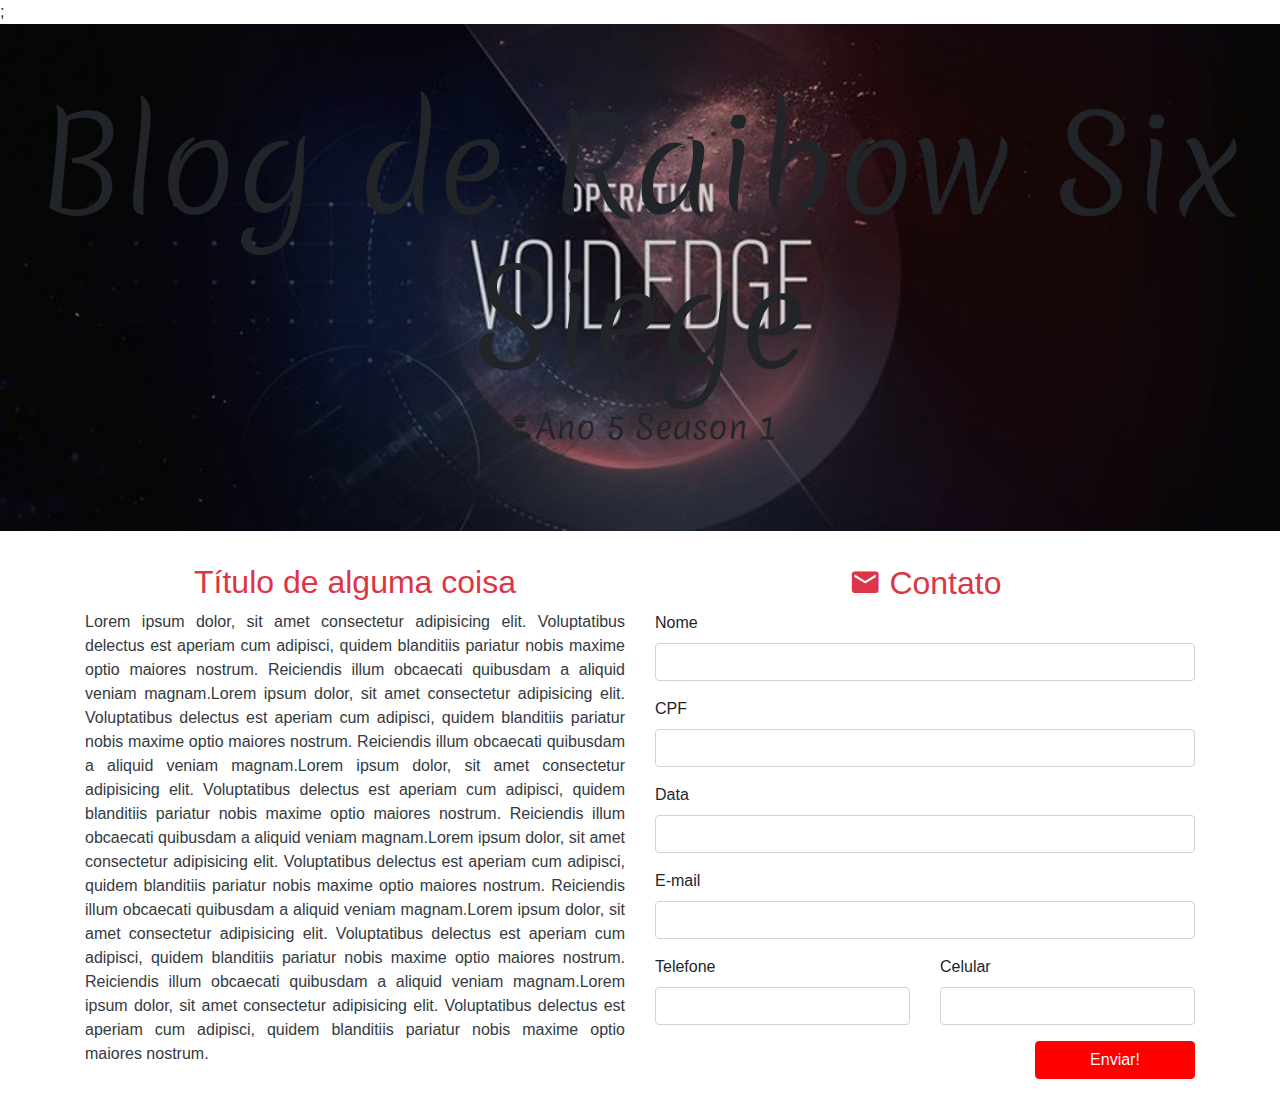
<file: Trabalhos/Blog.html>
<!DOCTYPE html>
<html lang="pt-br">

<head>
    <meta charset="UTF-8">
    <meta name="viewport" content="width=device-width, initial-scale=1.0">
    <meta http-equiv="X-UA-Compatible" content="ie=edge">
    <link rel="stylesheet" href="css/bootstrap.css">;
    <link rel="stylesheet" href="css/estilo.css">
    <link rel="stylesheet" href="libs/MaterialDesign/MaterialDesign-Webfont-master/css/materialdesignicons.css">
    <title>Blog</title>
</head>

<body>
    <div class="jumbotron jumbotron-fluid bg-title">
        <h1 class="display-4 text-center text-White text-title">Blog de Raibow Six Siege </h1>
        <p class="lead text-center text-title2 ">
            <i class="mdi mdi-worker text-White mid-48px"></i>Ano 5 Season 1 </p>
    </div>
    <div class="container">
        <div class="row">
            <div class="col-md-6 col-12">
                <h2 class="text-center text-danger">Título de alguma coisa </h2>
                <p class="text-justify text-dark">
                    Lorem ipsum dolor, sit amet consectetur adipisicing elit. Voluptatibus delectus est aperiam cum adipisci, quidem blanditiis pariatur nobis maxime optio maiores nostrum. Reiciendis illum obcaecati quibusdam a aliquid veniam magnam.Lorem ipsum dolor, sit
                    amet consectetur adipisicing elit. Voluptatibus delectus est aperiam cum adipisci, quidem blanditiis pariatur nobis maxime optio maiores nostrum. Reiciendis illum obcaecati quibusdam a aliquid veniam magnam.Lorem ipsum dolor, sit amet
                    consectetur adipisicing elit. Voluptatibus delectus est aperiam cum adipisci, quidem blanditiis pariatur nobis maxime optio maiores nostrum. Reiciendis illum obcaecati quibusdam a aliquid veniam magnam.Lorem ipsum dolor, sit amet consectetur
                    adipisicing elit. Voluptatibus delectus est aperiam cum adipisci, quidem blanditiis pariatur nobis maxime optio maiores nostrum. Reiciendis illum obcaecati quibusdam a aliquid veniam magnam.Lorem ipsum dolor, sit amet consectetur adipisicing
                    elit. Voluptatibus delectus est aperiam cum adipisci, quidem blanditiis pariatur nobis maxime optio maiores nostrum. Reiciendis illum obcaecati quibusdam a aliquid veniam magnam.Lorem ipsum dolor, sit amet consectetur adipisicing elit.
                    Voluptatibus delectus est aperiam cum adipisci, quidem blanditiis pariatur nobis maxime optio maiores nostrum.
                </p>
            </div>

            <div class="col-md-6 col-12">
                <h2 class="text-center text-danger"><i class="mdi mdi-email"></i> Contato</h2>
                <form action="">
                    <div class="form-group">
                        <label for="my-input">Nome</label>
                        <input id="my-input" class="form-control" type="text" name="">
                    </div>
                    <div class="form-group">
                        <label for="my-input">CPF</label>
                        <input id="CPF" class="form-control" type="text" name="">
                    </div>
                    <div class="form-group">
                        <label for="my-input">Data</label>
                        <input id="Data" class="form-control" type="text" name="">
                    </div>
                    <div class="form-group">
                        <label for="my-input">E-mail</label>
                        <input id="my-input" class="form-control" type="email" name="">
                    </div>
                    <div class="form-group row">
                        <div class="col-md-6 col-12">
                            <label for="my-input">Telefone</label>
                            <input id="Telefone" class="form-control" type="tel" name="">
                        </div>
                        <div class="col-md-6 col-12">
                            <label for="my-input">Celular</label>
                            <input id="Celular" class="form-control" type="tel" name="">
                        </div>
                    </div>
                    <div class="form-group row">
                        <div class="offset-md-8 col-md-4 col-12">
                            <button class="btn btn-Wesley btn-block btn-1">Enviar!</button>
                        </div>
                    </div>
                </form>
            </div>
        </div>
    </div>

    <script src="js/jquery-3.4.1.js"></script>
    <script src="js/bootstrap.js"></script>
    <script src="libs/jQuery-Mask-Plugin-master/jQuery-Mask-Plugin-master/dist/jquery.mask.js"></script>
    <script src="js/Wesley-.js"></script>
</body>

</html>
</file>
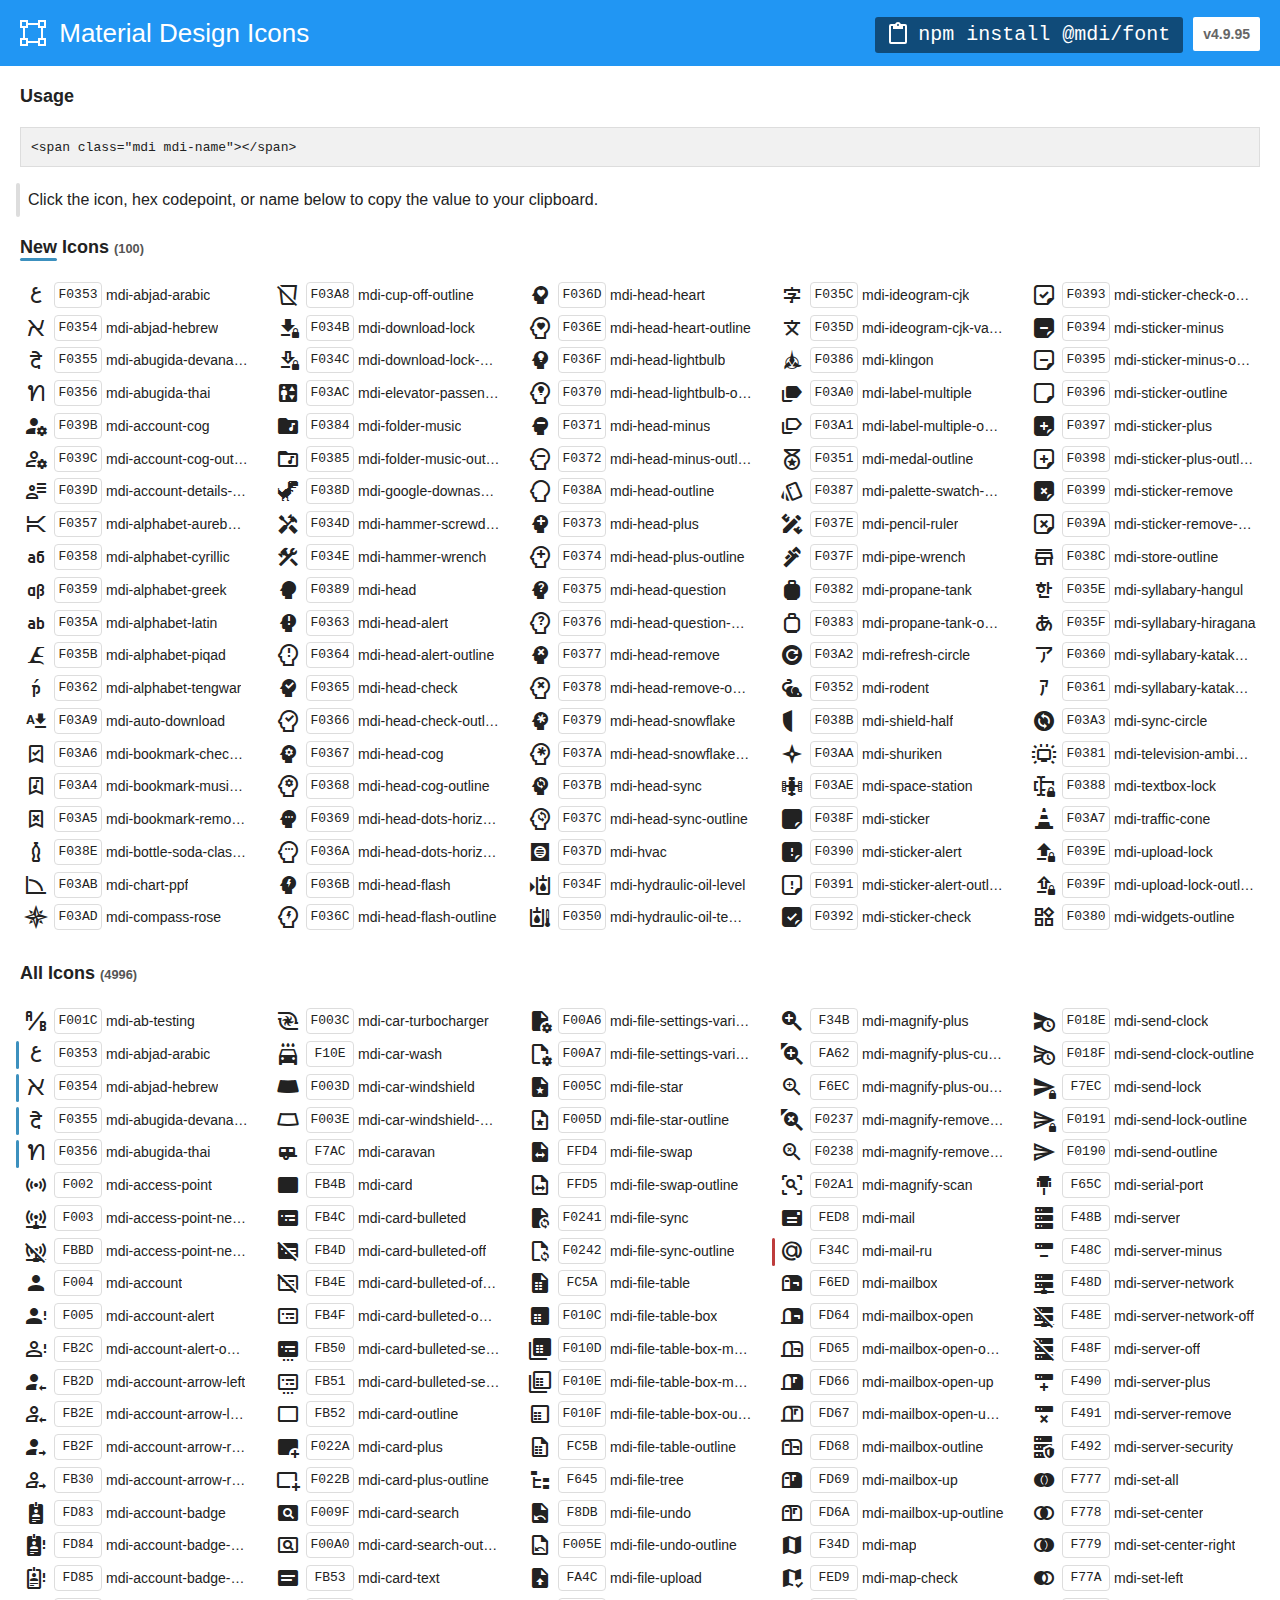
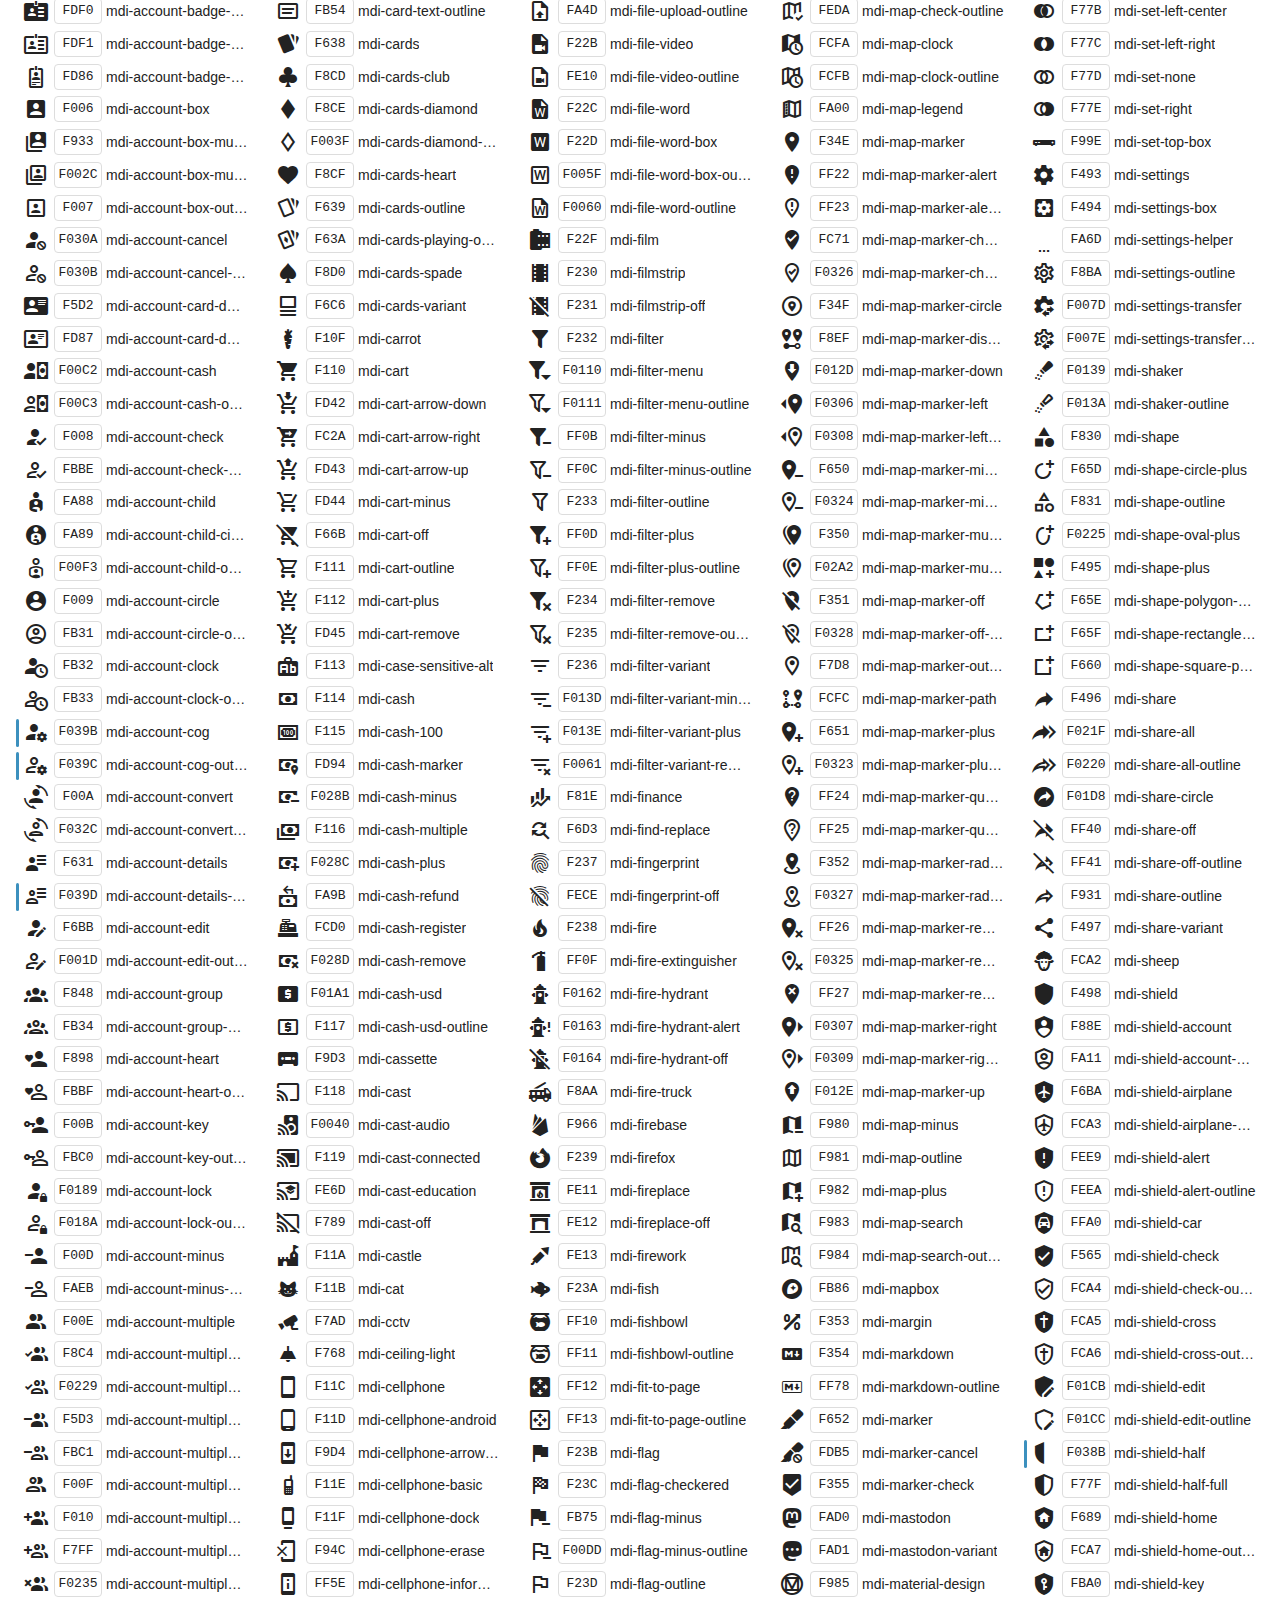
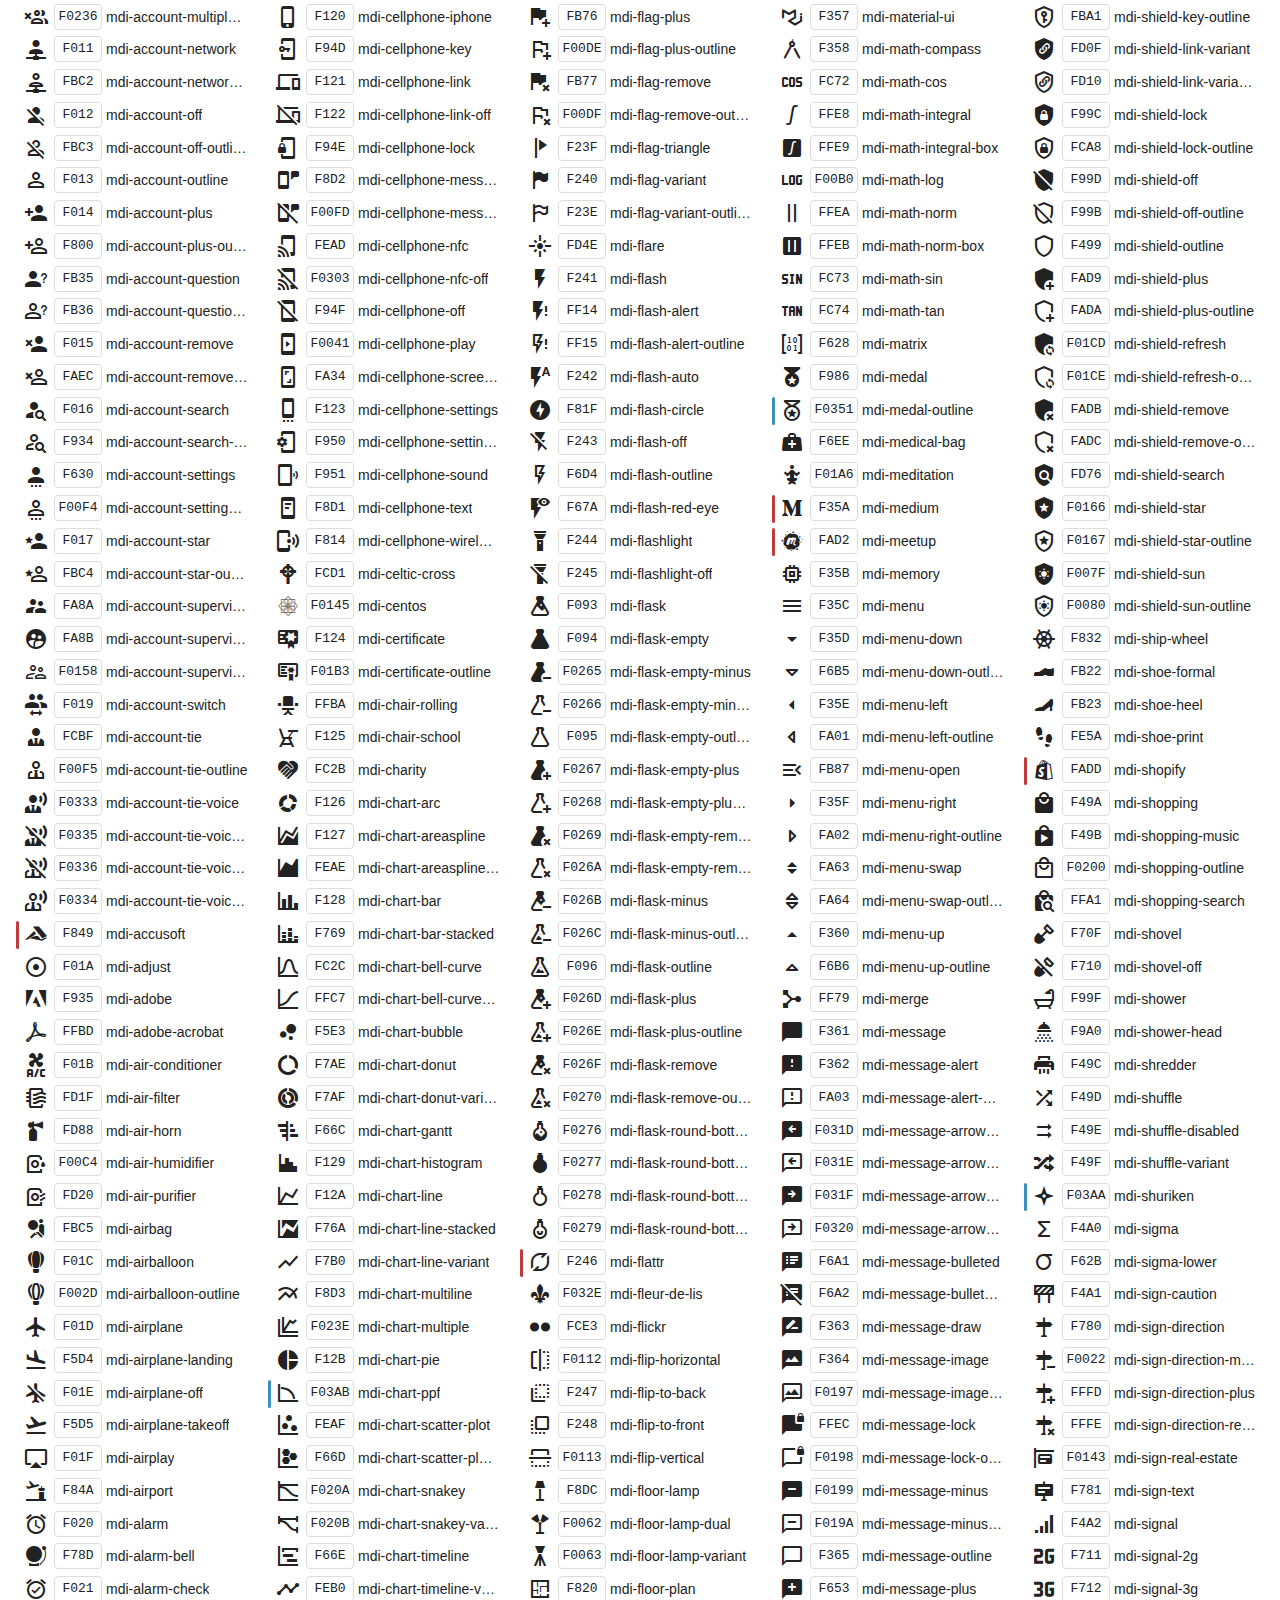
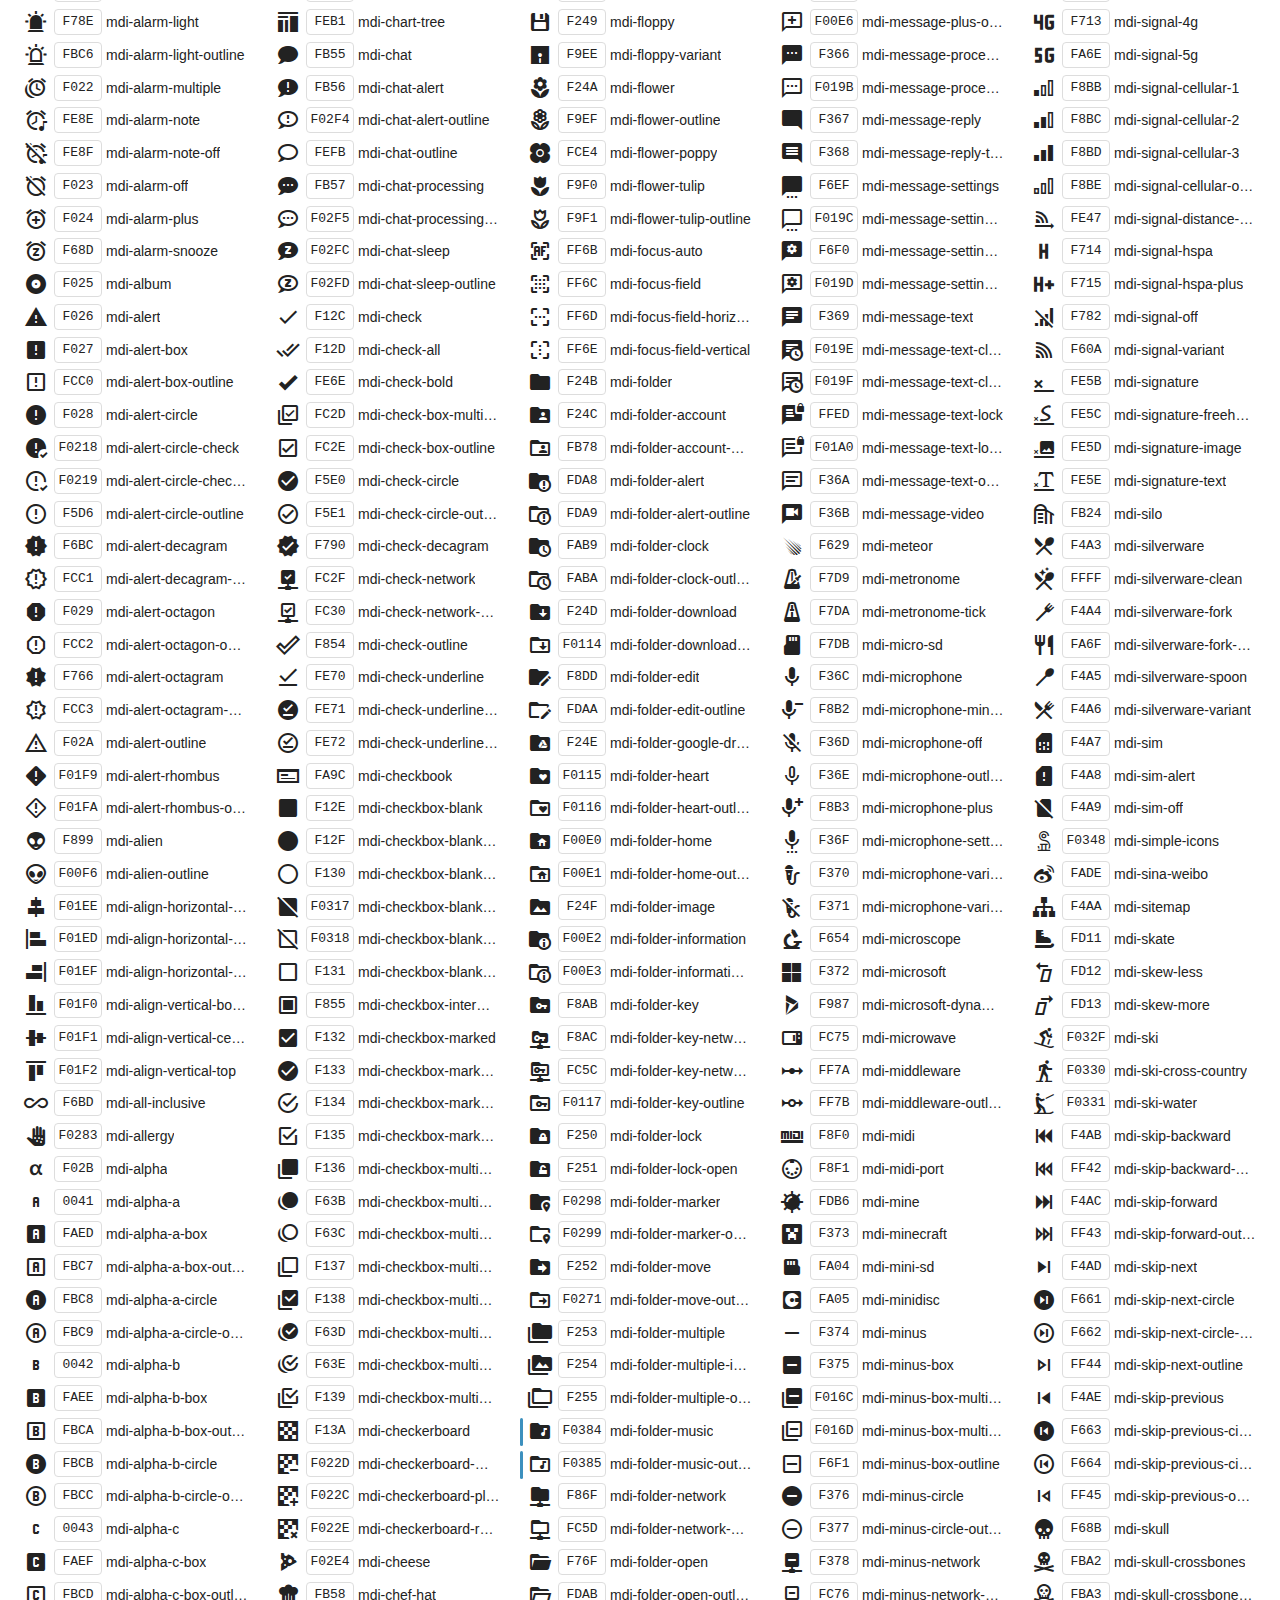
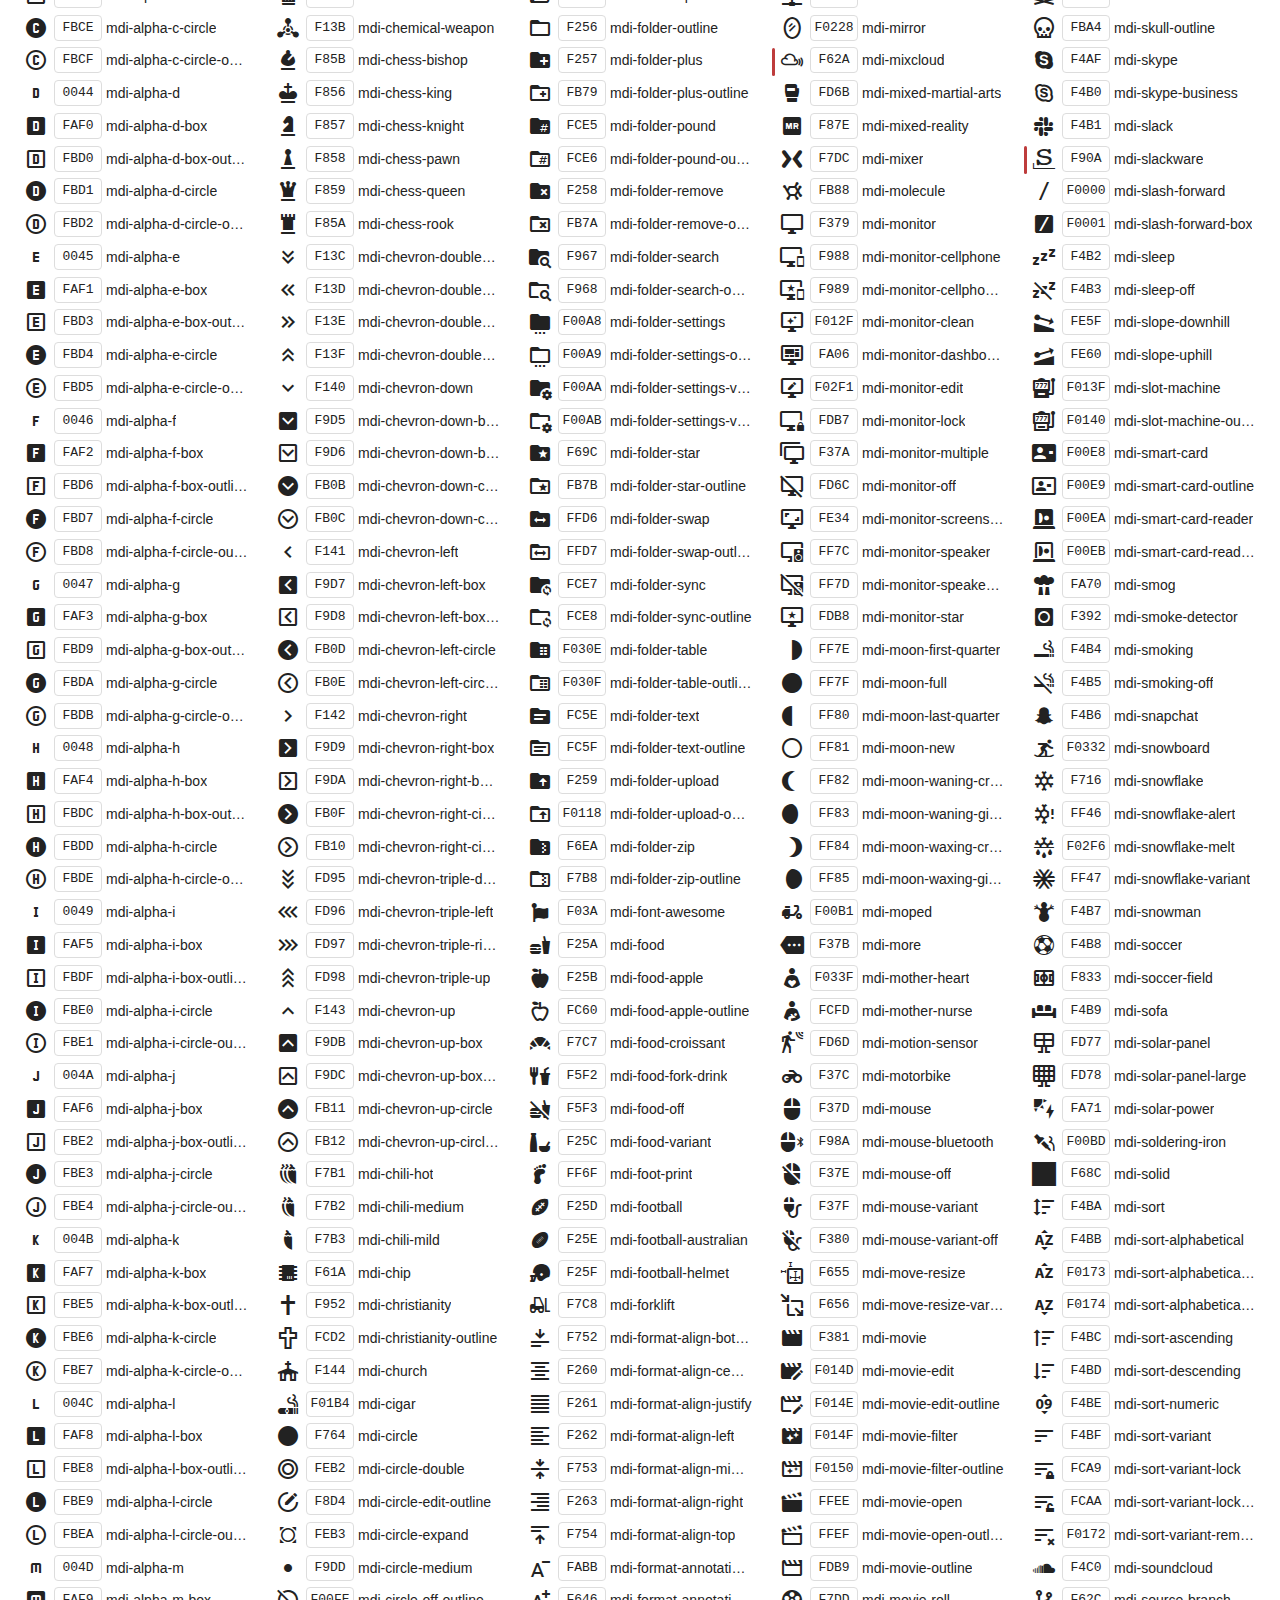
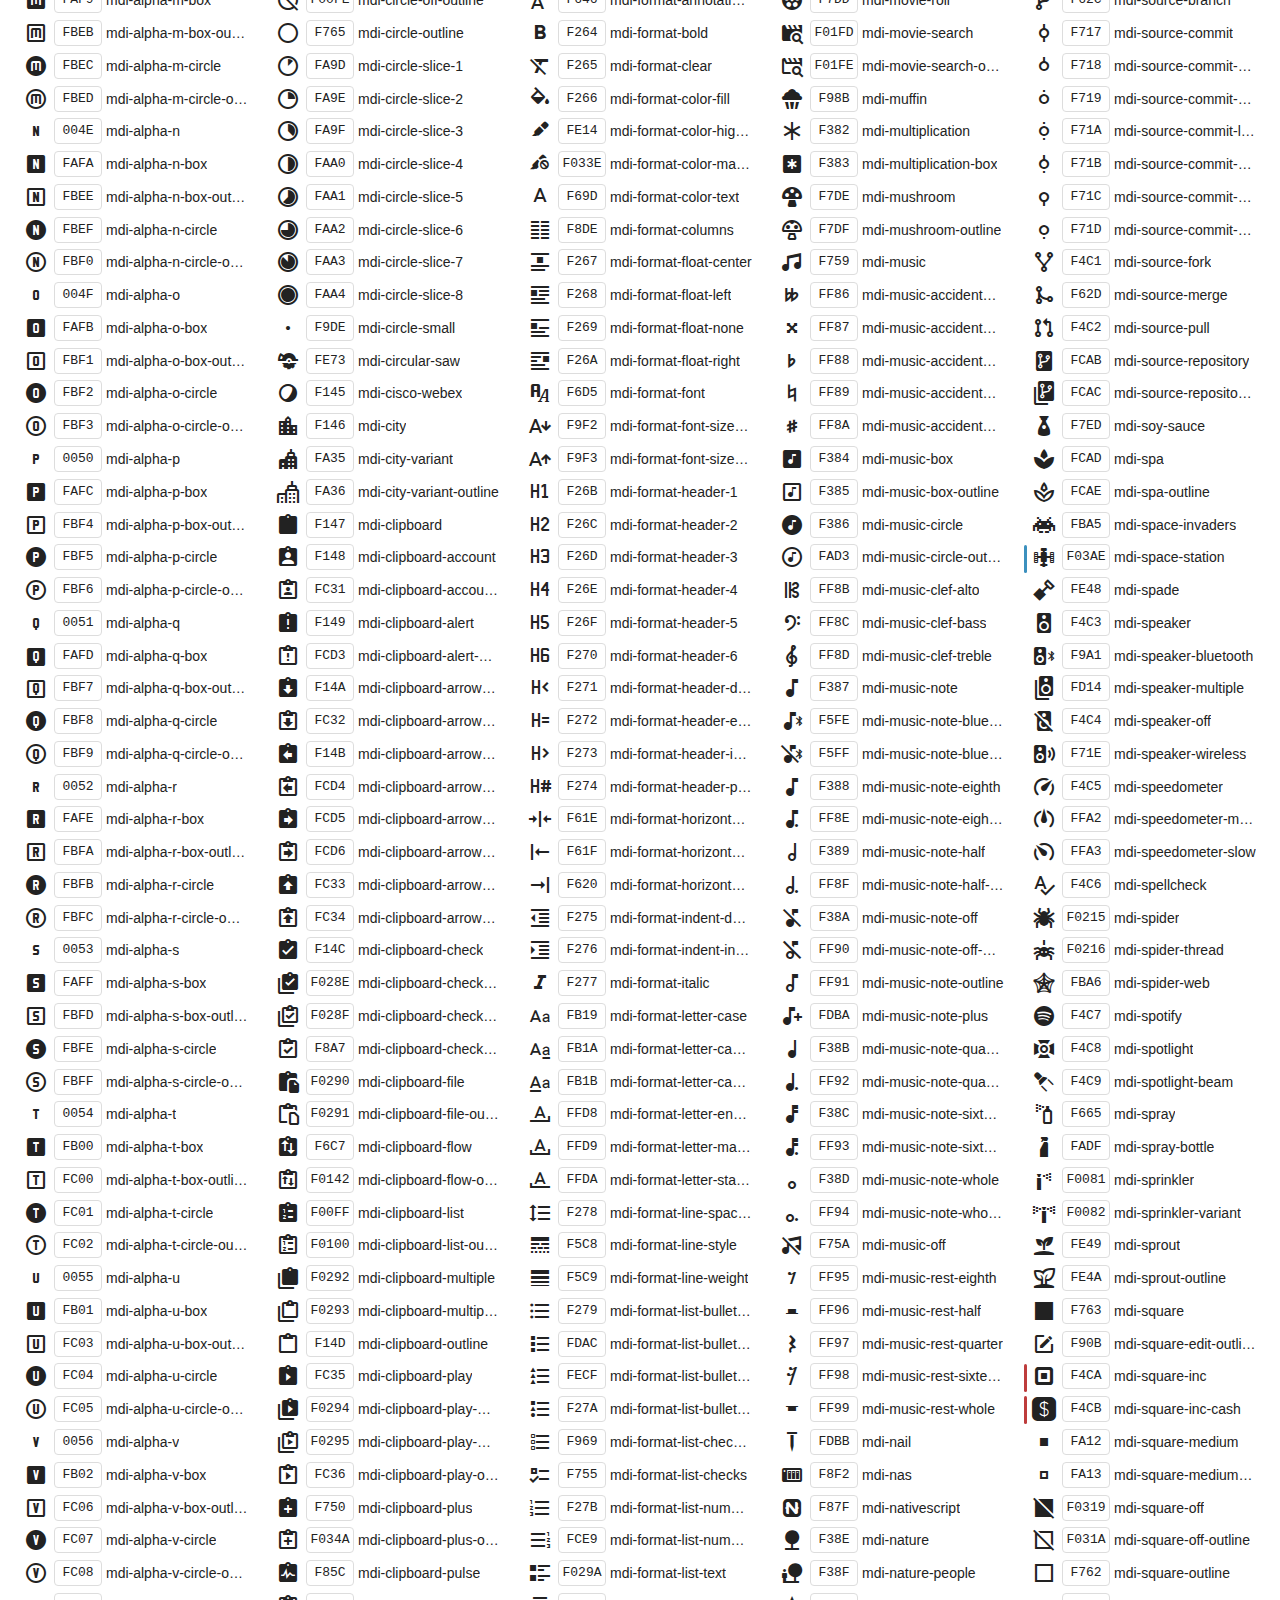
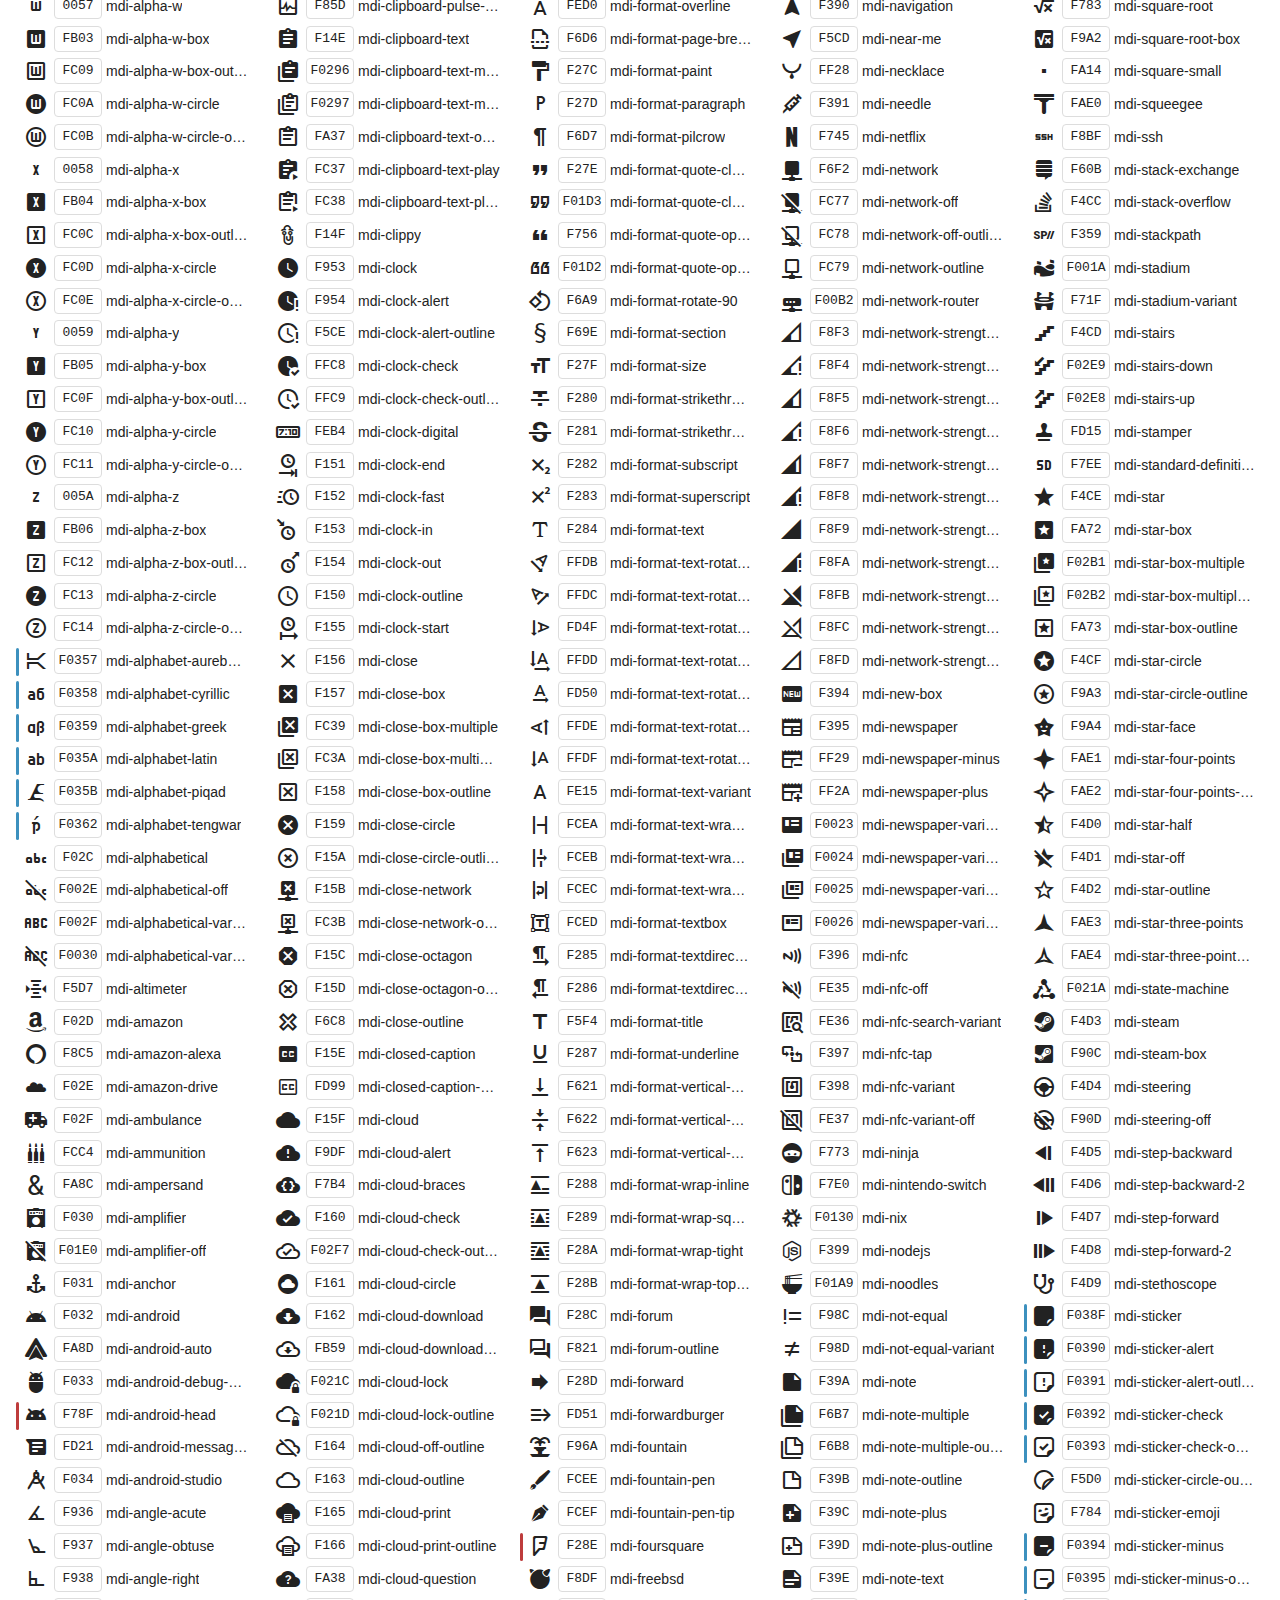
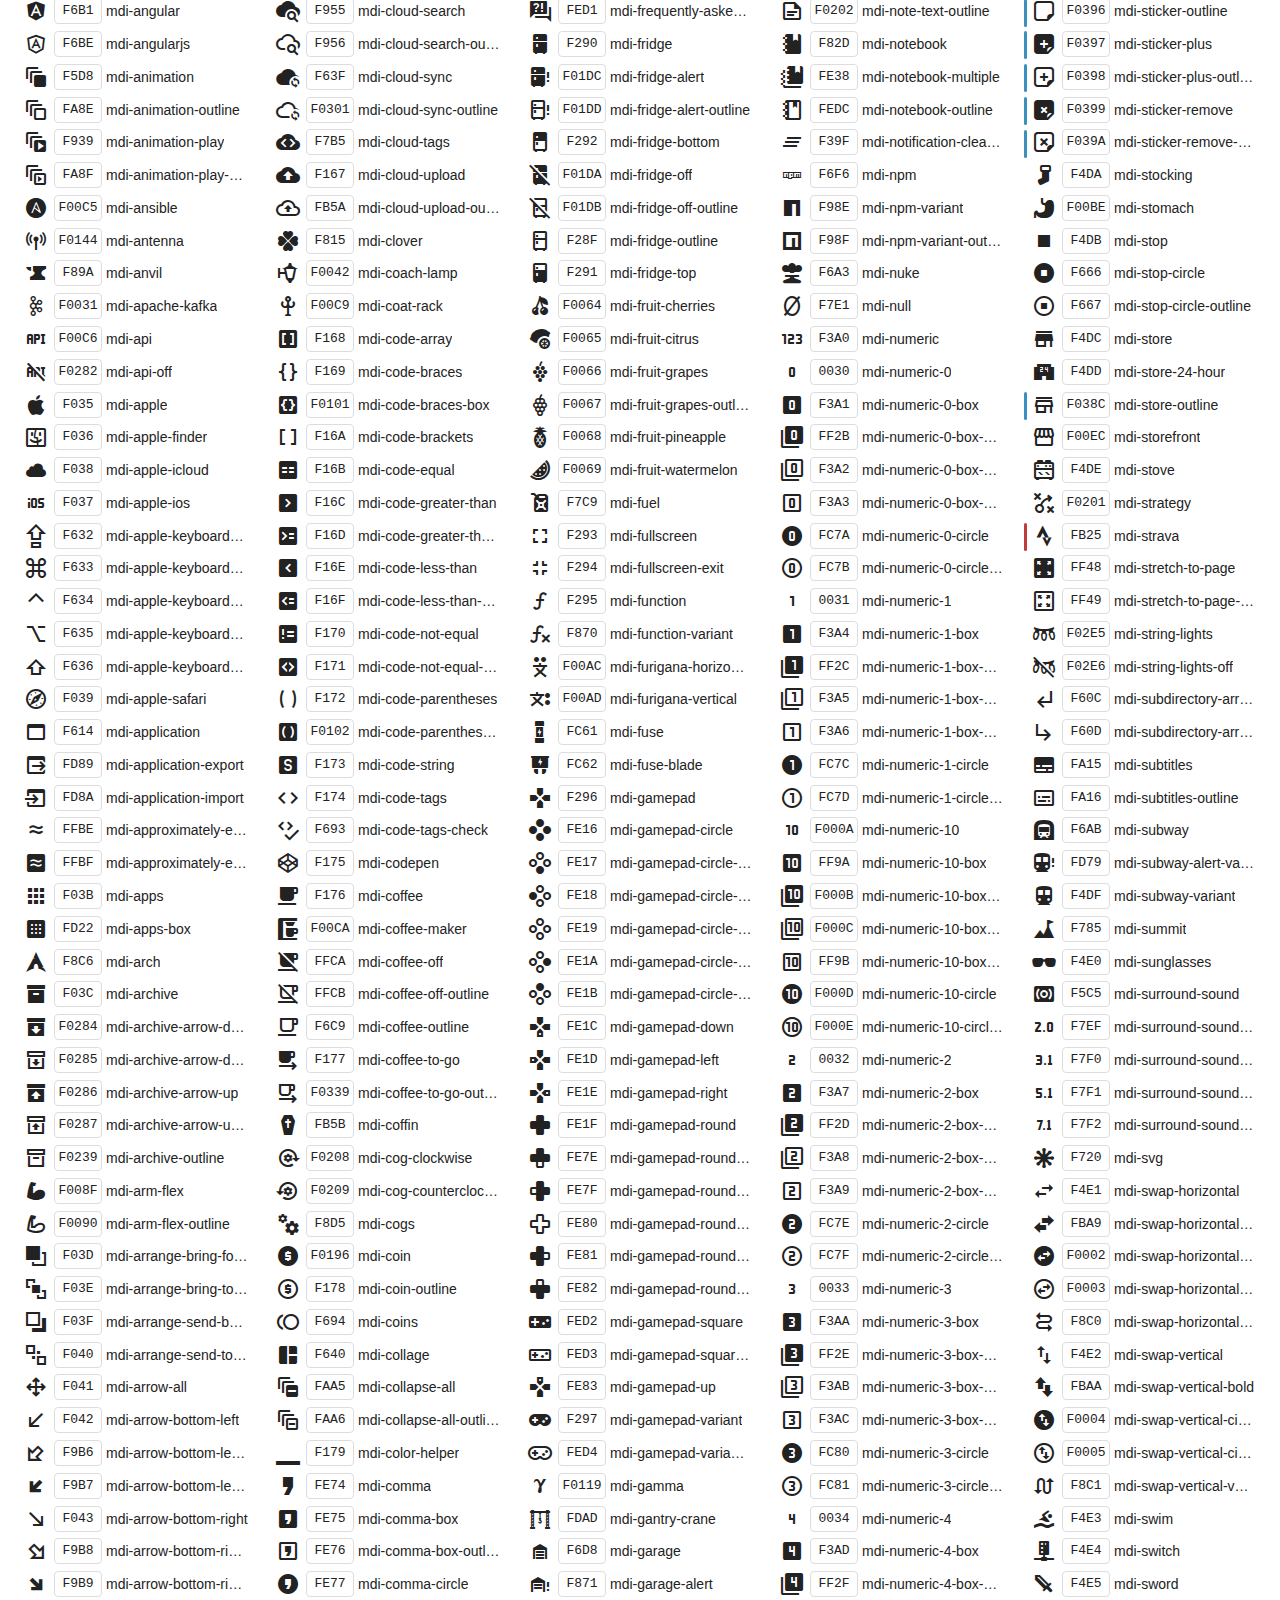
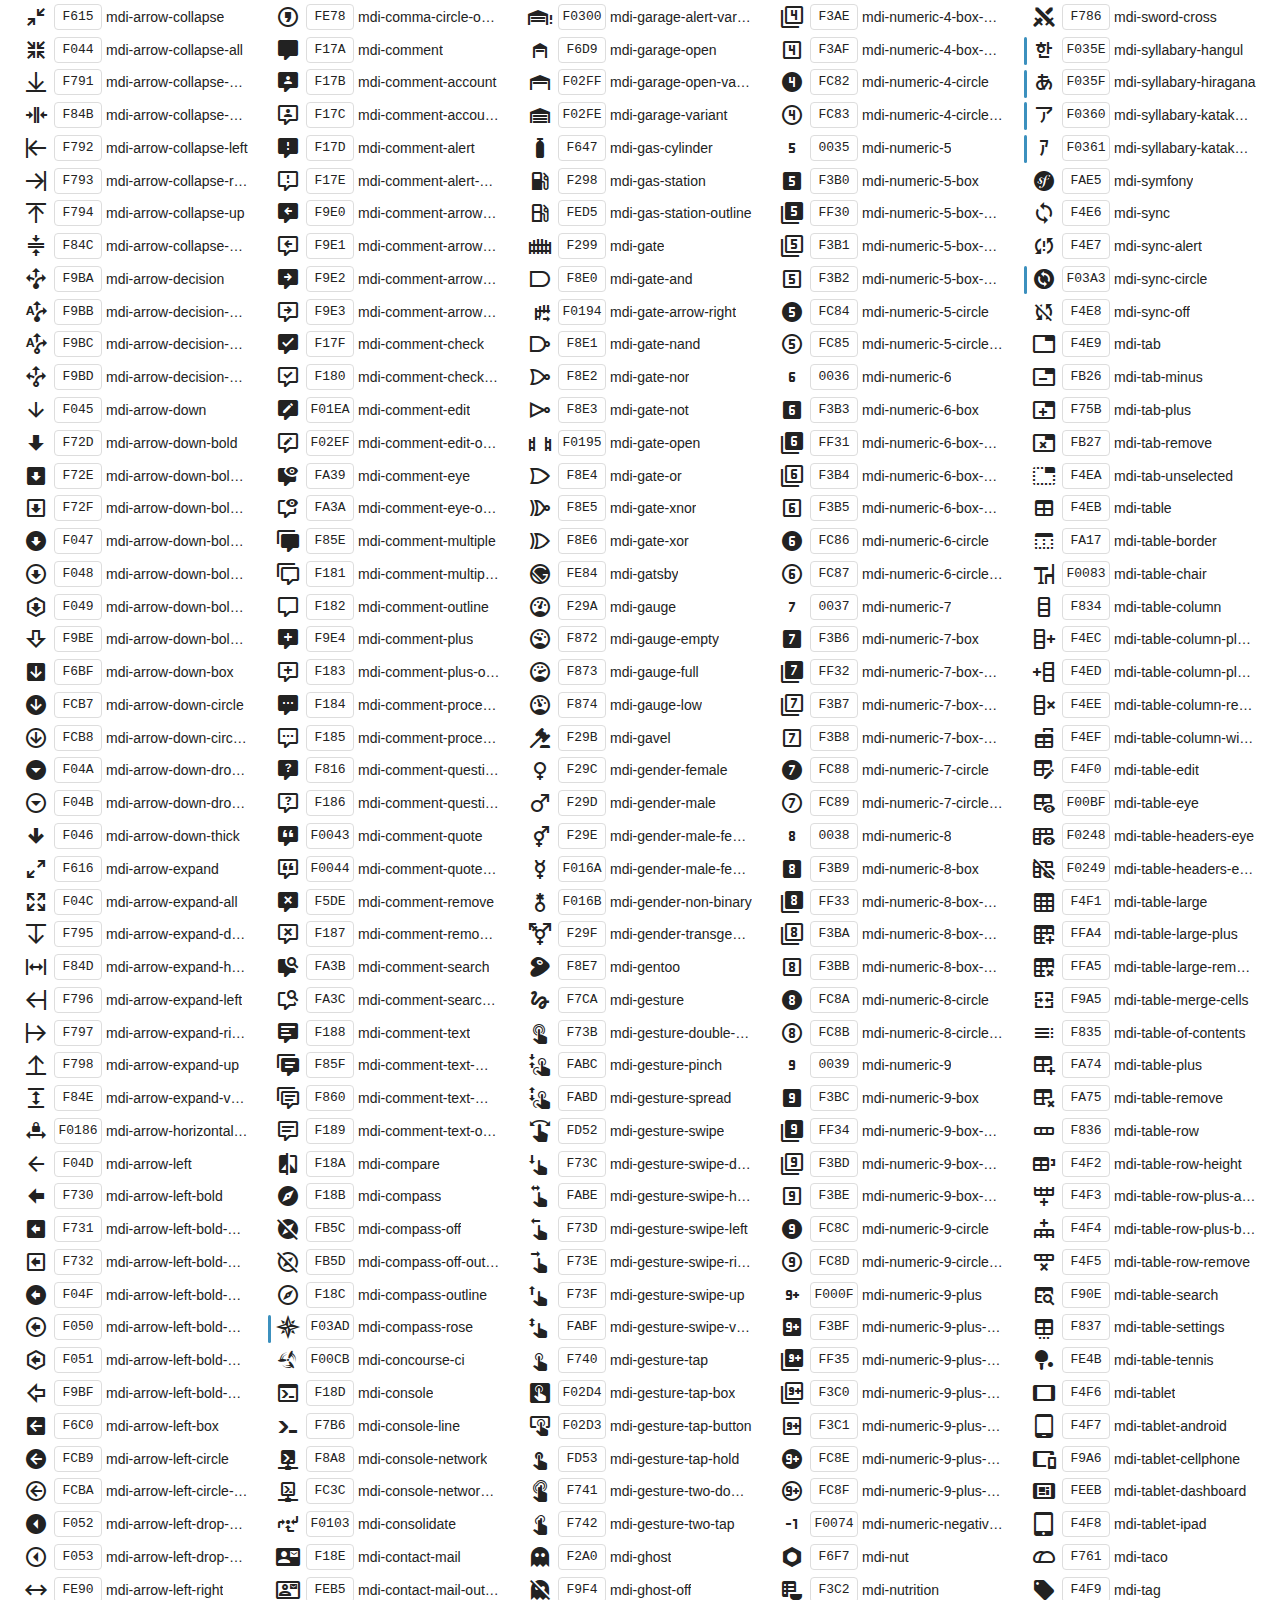
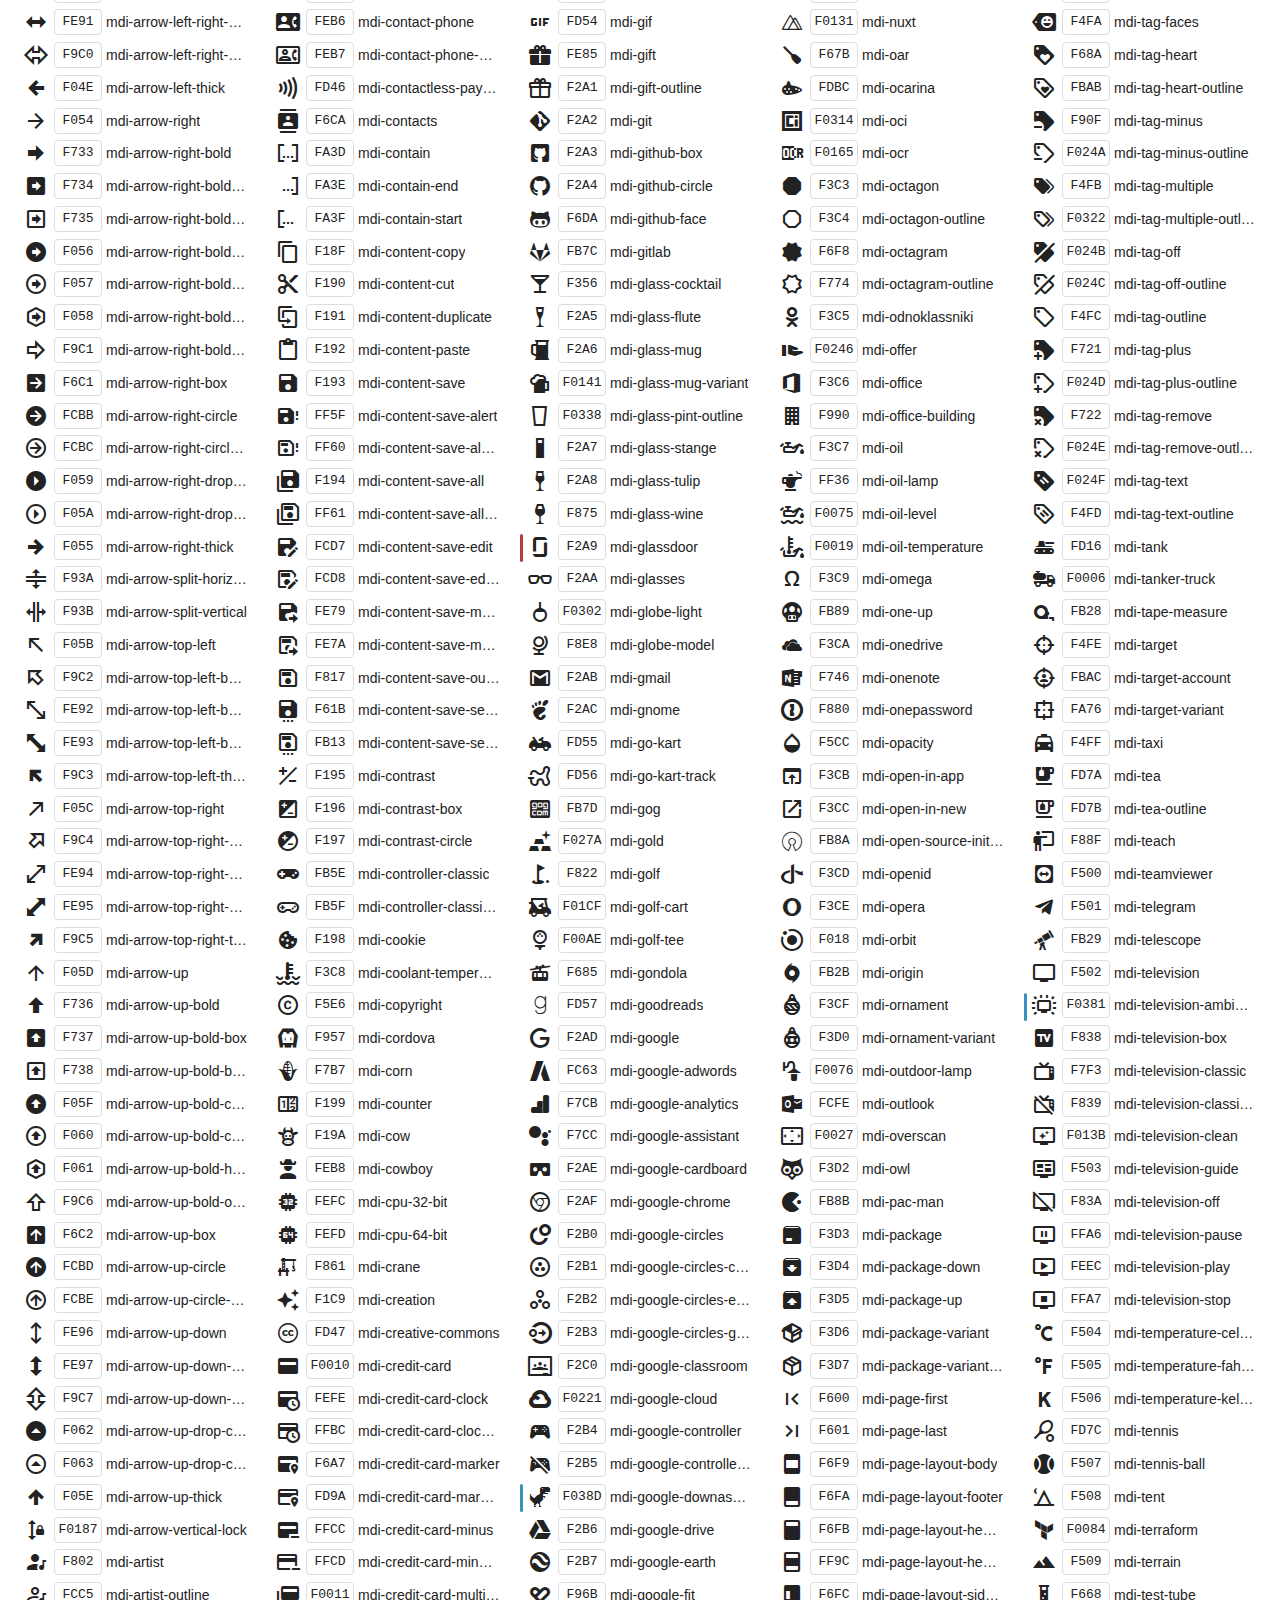
<file: libs/MaterialDesign/MaterialDesign-Webfont-master/preview.html>
﻿<!doctype html>
<html lang="en">

<head>
    <meta charset="utf-8" />
    <meta name="google" content="notranslate">
    <title>Material Design Icons</title>
    <style>
        * {
            margin: 0;
            padding: 0;
        }

        body {
            margin: 0;
            padding: 0;
            background: #fff;
            color: #222;
        }

        h1,
        h2,
        h3,
        p,
        div,
        blockquote,
        footer {
            font-family: "Helvetica Neue", Arial, sans-serif;
        }

        h1 {
            padding: 20px 20px 16px 20px;
            font-size: 26px;
            line-height: 26px;
            font-weight: normal;
            color: #FFF;
            background-color: #2196F3;
        }

        h1 svg {
            vertical-align: middle;
            width: 26px;
            height: 26px;
            margin: 0 6px 4px 0;
        }

        h1 svg path {
            fill: #FFF;
        }

        h1 .version {
            font-size: 14px;
            background: #FFF;
            padding: 4px 10px;
            float: right;
            border-radius: 2px;
            margin: -3px 0 0 0;
            color: #666;
            font-weight: bold;
        }

        h1 .version::before {
            content: 'v';
        }

        h1 code {
            font-size: 20px;
            background: rgba(0, 0, 0, 0.5);
            padding: 4px 12px;
            border-radius: 3px;
            float: right;
            margin: -3px 10px 0 0;
            border: 1px solid transparent;
            cursor: pointer;
        }

        h1 code:hover {
            border: 1px solid #FFF;
        }

        h1 code svg {
            width: 24px;
            height: 24px;
            margin: -1px -4px 0 -2px
        }

        h2 {
            font-size: 18px;
            padding: 20px;
        }

        h2 small {
            color: #555;
            font-size: 0.8rem;
        }

        h2 small::before {
            content: '(';
        }

        h2 small::after {
            content: ')';
        }

        h2 span {
            position: relative;
        }

        h2.newicons span::before {
            position: absolute;
            content: ' ';
            width: 100%;
            height: 0.2rem;
            bottom: -0.25rem;
            background: #3C90BE;
            border-radius: 0.1rem;
        }

        h2.deprecatedicons span::before {
            position: absolute;
            content: ' ';
            width: 100%;
            height: 0.2rem;
            bottom: -0.25rem;
            background: #BE3C3C;
            border-radius: 0.1rem;
        }

        h3 {
            font-size: 14px;
            padding: 10px 20px 0 20px;
            font-weight: bold;
        }

        p {
            padding: 10px 20px;
        }

        p code {
            display: inline-block;
            vertical-align: middle;
            background: #F1F1F1;
            padding: 3px 5px;
            border-radius: 3px;
            border: 1px solid #DDD;
        }

        p i.mdi {
            vertical-align: middle;
            border-radius: 4px;
            display: inline-block;
        }

        p i.mdi.dark-demo {
            background: #333;
        }

        p.note {
            color: #999;
            font-size: 14px;
            padding: 0 20px 5px 20px;
        }

        p.deprecated {
            margin: -0.5rem 0 0.25rem 0;
        }

        p.extras {
            margin-top: -0.5rem;
        }

        div.icons {
            padding: 0 20px 10px 20px;
            -webkit-column-count: 5;
            -moz-column-count: 5;
            column-count: 5;
            -webkit-column-gap: 20px;
            -moz-column-gap: 20px;
            column-gap: 20px;
        }

        div.icons div {
            line-height: 2em;
        }

        div.icons div span {
            cursor: pointer;
            font-size: 14px;
            text-overflow: ellipsis;
            display: inline-block;
            max-width: calc(100% - 90px);
            overflow: hidden;
            vertical-align: middle;
            white-space: nowrap;
        }

        div.icons div code:hover,
        div.icons div span:hover,
        div.icons div i:hover {
            color: #3c90be;
        }

        div.icons div code:hover {
            border-color: #3c90be;
        }

        div.icons div code {
            border: 1px solid #DDD;
            width: 46px;
            margin-left: 2px;
            margin-right: 4px;
            border-radius: 4px;
            display: inline-block;
            vertical-align: middle;
            text-align: center;
            line-height: 24px;
            cursor: pointer;
        }

        div.icons div i {
            display: inline-block;
            width: 32px;
            height: 24px;
            text-align: center;
            vertical-align: middle;
            cursor: pointer;
            line-height: 24px;
        }

        div.icons .mdi::before {
            font-size: 24px;
        }

        div.icons div.new::before {
            content: ' ';
            width: 0.2rem;
            height: 1.75rem;
            position: absolute;
            margin-top: 0.25rem;
            margin-left: -0.25rem;
            background: #3C90BE;
            border-radius: 0.1rem;
        }

        div.icons div.deprecated::before {
            content: ' ';
            width: 0.2rem;
            height: 1.75rem;
            position: absolute;
            margin-top: 0.25rem;
            margin-left: -0.25rem;
            background: #BE3C3C;
            border-radius: 0.1rem;
        }

        pre {
            margin: 0 20px;
            font-family: Consolas, monospace;
            padding: 10px;
            border: 1px solid #DDD;
            background: #F1F1F1;
        }

        blockquote {
            position: relative;
            margin: 1rem 1rem 0 1rem;
            padding: 0.5rem 0.5rem 0.5rem 0.75rem;
        }

        blockquote.note::before {
            content: ' ';
            width: 0.25rem;
            height: 100%;
            background: #DDD;
            position: absolute;
            border-radius: 0.25rem;
            top: 0;
            left: 0;
        }

        blockquote.deprecated::before {
            content: ' ';
            width: 0.25rem;
            height: 100%;
            background: #BE3C3C;
            position: absolute;
            border-radius: 0.25rem;
            top: 0;
            left: 0;
        }

        div.copied {
            position: fixed;
            top: 100px;
            left: 50%;
            width: 200px;
            text-align: center;
            color: #3c763d;
            background-color: #dff0d8;
            border: 1px solid #d6e9c6;
            padding: 10px 15px;
            border-radius: 4px;
            margin-left: -100px;
            box-shadow: 0 0 10px rgba(0, 0, 0, 0.2);
        }

        div.examples {
            display: flex;
            flex-wrap: wrap;
            margin: 0.5rem 1.25rem;
        }

        div.examples > div {
            display: flex;
            margin-right: 0.5rem;
            margin-bottom: 0.5rem;
        }

        div.examples > div > div:first-child {
            display: flex;
            padding: 0.5rem;
            border-radius: 0.25rem;
            box-shadow: 0 0 0.25rem rgba(0, 0, 0, 0.4);
            background: #FFF;
            z-index: 1;
            align-items: center;
            justify-content: center;
        }

        div.examples > div > div:first-child + div {
            display: flex;
            margin-left: -0.25rem;
            padding: 0.5rem 0.75rem 0.5rem 1rem;
            background: #222;
            border-radius: 0 0.25rem 0.25rem 0;
        }

        div.examples > div > div:first-child + div > code {
            color: #FFF;
            align-self: center;
        }

        div.examples > div > div.dark:first-child {
            background: #444;
        }

        div.examples i {
            display: flex;
        }

        div.examples-size > div > div:first-child {
            min-width: 3rem;
        }

        footer {
            display: flex;
            padding: 20px;
            color: #666;
            border-top: 1px solid #DDD;
            background: #F1F1F1;
        }

        footer > div:first-child {
            flex: 1;
        }

        footer > div:last-child {
            text-align: right;
        }

        footer a {
            color: #e91e63;
            text-decoration: none;
        }

        footer a:hover {
            text-decoration: underline;
        }
    </style>
    <link href="css/materialdesignicons.min.css" media="all" rel="stylesheet" type="text/css" />
</head>

<body>
    <h1>
        <svg>
            <path d="M0,0H8V3H18V0H26V8H23V18H26V26H18V23H8V21H18V18H21V8H18V5H8V8H5V18H8V26H0V18H3V8H0V0M2,2V6H6V2H2M2,20V24H6V20H2M20,2V6H24V2H20M20,20V24H24V20H20Z"></path>
        </svg>
        Material Design Icons
        <span class="version">4.9.95</span>
        <code id="npm" title="Copy to Clipboard">
            <svg viewBox="0 0 24 24">
                <path d="M19,20H5V4H7V7H17V4H19M12,2A1,1 0 0,1 13,3A1,1 0 0,1 12,4A1,1 0 0,1 11,3A1,1 0 0,1 12,2M19,2H14.82C14.4,0.84 13.3,0 12,0C10.7,0 9.6,0.84 9.18,2H5A2,2 0 0,0 3,4V20A2,2 0 0,0 5,22H19A2,2 0 0,0 21,20V4A2,2 0 0,0 19,2Z" />
            </svg>
            npm install @mdi/font
        </code>
    </h1>

    <h2 class="usage">Usage</h2>
    <pre><code>&lt;span class=&quot;mdi mdi-<span id="name">name</span>&quot;&gt;&lt;/span&gt;</code></pre>

    <blockquote class="note">
        Click the icon, hex codepoint, or name below to copy the value to your clipboard.
    </blockquote>

    <h2 class="newicons"><span>New</span> Icons <small id="newIconsCount">-</small></h2>
    <div class="icons" id="newIcons"></div>

    <h2 class="icons">All Icons <small id="iconsCount">-</small></h2>
    <div class="icons" id="icons"></div>

    <h2 class="deprecatedicons"><span>Deprecated</span> Icons <small id="deprecatedIconsCount">-</small></h2>
    <p class="deprecated" id="deprecated">
        Deprecated icons will be removed in a future major release.
    </p>
    <div class="icons" id="deprecatedIcons"></div>

    <h2 class="extras">Extras</h2>

    <p class="extras">The helper CSS classes are listed below.</p>

    <section>
        <h3>Size</h3>

        <div class="examples examples-size">
            <div>
                <div>
                    <i class="mdi mdi-18px mdi-account"></i>
                </div>
                <div>
                    <code>mdi-18px</code>
                </div>
            </div>
            <div>
                <div>
                    <i class="mdi mdi-24px mdi-account"></i>
                </div>
                <div>
                    <code>mdi-24px</code>
                </div>
            </div>
            <div>
                <div>
                    <i class="mdi mdi-36px mdi-account"></i>
                </div>
                <div>
                    <code>mdi-36px</code>
                </div>
            </div>
            <div>
                <div>
                    <i class="mdi mdi-48px mdi-account"></i>
                </div>
                <div>
                    <code>mdi-48px</code>
                </div>
            </div>
        </div>
    </section>

    <h3>Rotate</h3>

    <div class="examples">
        <div>
            <div>
                <i class="mdi mdi-36px mdi-account"></i>
            </div>
        </div>
        <div>
            <div>
                <i class="mdi mdi-36px mdi-rotate-45 mdi-account"></i>
            </div>
            <div>
                <code>mdi-rotate-45</code> 
            </div>
        </div>
        <div>
            <div>
                <i class="mdi mdi-36px mdi-rotate-90 mdi-account"></i>
            </div>
            <div>
                <code>mdi-rotate-90</code>
            </div>
        </div>
        <div>
            <div>
                <i class="mdi mdi-36px mdi-rotate-135 mdi-account"></i>
            </div>
            <div>
                <code>mdi-rotate-135</code>
            </div>
        </div>
        <div>
            <div>
                <i class="mdi mdi-36px mdi-rotate-180 mdi-account"></i>
            </div>
            <div>
                <code>mdi-rotate-180</code>
            </div>
        </div>
        <div>
            <div>
                <i class="mdi mdi-36px mdi-rotate-225 mdi-account"></i>
            </div>
            <div>
                <code>mdi-rotate-225</code>
            </div>
        </div>
        <div>
            <div>
                <i class="mdi mdi-36px mdi-rotate-270 mdi-account"></i>
            </div>
            <div>
                <code>mdi-rotate-270</code>
            </div>
        </div>
        <div>
            <div>
                <i class="mdi mdi-36px mdi-rotate-315 mdi-account"></i>
            </div>
            <div>
                <code>mdi-rotate-315</code> 
            </div>
        </div>
    </div>

    <h3>Flip</h3>

    <div class="examples">
        <div>
            <div>
                <i class="mdi mdi-36px mdi-account-alert"></i>
            </div>
        </div>
        <div>
            <div>
                <i class="mdi mdi-36px mdi-flip-h mdi-account-alert"></i>
            </div>
            <div>
                <code>mdi-flip-h</code> 
            </div>
        </div>
        <div>
            <div>
                <i class="mdi mdi-36px mdi-flip-v mdi-account-alert"></i>
            </div>
            <div>
                <code>mdi-flip-v</code> 
            </div>
        </div>
    </div>

    <p class="note"><strong>Note:</strong> We do not include the ability to use <code>mdi-flip-*</code> and
        <code>mdi-rotate-*</code> at the same time.</p>

    <h3>Spin</h3>

    <div class="examples">
        <div>
            <div>
                <i class="mdi mdi-36px mdi-spin mdi-loading"></i>
            </div>
            <div>
                <code>mdi-spin</code>
            </div>
        </div>
        <div>
            <div>
                <i class="mdi mdi-36px mdi-spin mdi-star"></i>
            </div>
            <div>
                <code>mdi-spin</code>
            </div>
        </div>
    </div>

    <h3>Color</h3>

    <div class="examples">
        <div>
            <div class="dark">
                <i class="mdi mdi-36px mdi-light mdi-account dark-demo"></i>
            </div>
            <div>
                <code>mdi-light</code>
            </div>
        </div>
        <div>
            <div class="dark">
                <i class="mdi mdi-36px mdi-light mdi-inactive mdi-account dark-demo"></i>
            </div>
            <div>
                <code>mdi-light mdi-inactive</code>
            </div>
        </div>
        <div>
            <div>
                <i class="mdi mdi-36px mdi-dark mdi-account"></i>
            </div>
            <div>
                <code>mdi-dark</code>
            </div>
        </div>
        <div>
            <div>
                <i class="mdi mdi-36px mdi-dark mdi-inactive mdi-account"></i>
            </div>
            <div>
                <code>mdi-dark mdi-inactive</code> 
            </div>
        </div>
    </div>

    <footer>
        <div>
            Generated with <a href="https://npmjs.com/package/@mdi/font-build">@mdi/font-build</a>
            by <a href="http://MaterialDesignIcons.com/">MaterialDesignIcons.com</a>.
        </div>
        <div>
            <a href="https://www.npmjs.com/org/mdi" target="_blank">NPM @mdi Organization</a>
        </div>
    </footer>

    <script type="text/javascript">
        function isNew(icon) {
            return icon.version === '4.9.95';
        }
        function isDeprecated(icon) {
            return typeof icon.deprecated == 'undefined'
                ? false
                : icon.deprecated;
        }
        function copyText(text) {
            var copyFrom = document.createElement('textarea');
            copyFrom.setAttribute("style", "position:fixed;opacity:0;top:100px;left:100px;");
            copyFrom.value = text;
            document.body.appendChild(copyFrom);
            copyFrom.select();
            document.execCommand('copy');
            var copied = document.createElement('div');
            copied.setAttribute('class', 'copied');
            copied.appendChild(document.createTextNode('Copied to Clipboard'));
            document.body.appendChild(copied);
            setTimeout(function () {
                document.body.removeChild(copyFrom);
                document.body.removeChild(copied);
            }, 1500);
        };
        function getIconItem(icon, isNewIcon, isDeprecatedIcon) {
            var div = document.createElement('div'),
                i = document.createElement('i');
            i.className = 'mdi mdi-' + icon.name;
            div.appendChild(i);
            var code = document.createElement('code');
            code.appendChild(document.createTextNode(icon.hex));
            div.appendChild(code);
            var span = document.createElement('span');
            span.appendChild(document.createTextNode('mdi-' + icon.name));
            div.appendChild(span);
            span.onclick = function () {
                document.getElementById('name').innerHTML = icon.name;
            };
            i.onmouseup = function () {
                copyText(String.fromCodePoint(parseInt(icon.hex, 16)));
            };
            code.onmouseup = function () {
                copyText(icon.hex);
            };
            span.onmouseup = function () {
                copyText('mdi-' + icon.name);
            };
            if (isNewIcon) {
                div.className = 'new';
            }
            if (isDeprecatedIcon) {
                div.className = 'deprecated';
            }
            return div;
        }
        (function () {
            var iconsCount = 0;
            var newIconsCount = 0;
            var deprecatedIconsCount = 0;
            var icons = [{name:"ab-testing",hex:"F001C",version:"4.0.96"},{name:"abjad-arabic",hex:"F0353",version:"4.9.95"},{name:"abjad-hebrew",hex:"F0354",version:"4.9.95"},{name:"abugida-devanagari",hex:"F0355",version:"4.9.95"},{name:"abugida-thai",hex:"F0356",version:"4.9.95"},{name:"access-point",hex:"F002",version:"1.5.54"},{name:"access-point-network",hex:"F003",version:"1.5.54"},{name:"access-point-network-off",hex:"FBBD",version:"3.2.89"},{name:"account",hex:"F004",version:"1.5.54"},{name:"account-alert",hex:"F005",version:"1.5.54"},{name:"account-alert-outline",hex:"FB2C",version:"3.0.39"},{name:"account-arrow-left",hex:"FB2D",version:"3.0.39"},{name:"account-arrow-left-outline",hex:"FB2E",version:"3.0.39"},{name:"account-arrow-right",hex:"FB2F",version:"3.0.39"},{name:"account-arrow-right-outline",hex:"FB30",version:"3.0.39"},{name:"account-badge",hex:"FD83",version:"3.5.94"},{name:"account-badge-alert",hex:"FD84",version:"3.5.94"},{name:"account-badge-alert-outline",hex:"FD85",version:"3.5.94"},{name:"account-badge-horizontal",hex:"FDF0",version:"3.6.95"},{name:"account-badge-horizontal-outline",hex:"FDF1",version:"3.6.95"},{name:"account-badge-outline",hex:"FD86",version:"3.5.94"},{name:"account-box",hex:"F006",version:"1.5.54"},{name:"account-box-multiple",hex:"F933",version:"2.4.85"},{name:"account-box-multiple-outline",hex:"F002C",version:"4.1.95"},{name:"account-box-outline",hex:"F007",version:"1.5.54"},{name:"account-cancel",hex:"F030A",version:"4.8.95"},{name:"account-cancel-outline",hex:"F030B",version:"4.8.95"},{name:"account-card-details",hex:"F5D2",version:"1.5.54"},{name:"account-card-details-outline",hex:"FD87",version:"3.5.94"},{name:"account-cash",hex:"F00C2",version:"4.2.95"},{name:"account-cash-outline",hex:"F00C3",version:"4.2.95"},{name:"account-check",hex:"F008",version:"1.5.54"},{name:"account-check-outline",hex:"FBBE",version:"3.2.89"},{name:"account-child",hex:"FA88",version:"2.7.94"},{name:"account-child-circle",hex:"FA89",version:"2.7.94"},{name:"account-child-outline",hex:"F00F3",version:"4.3.95"},{name:"account-circle",hex:"F009",version:"1.5.54"},{name:"account-circle-outline",hex:"FB31",version:"3.0.39"},{name:"account-clock",hex:"FB32",version:"3.0.39"},{name:"account-clock-outline",hex:"FB33",version:"3.0.39"},{name:"account-cog",hex:"F039B",version:"4.9.95"},{name:"account-cog-outline",hex:"F039C",version:"4.9.95"},{name:"account-convert",hex:"F00A",version:"1.5.54"},{name:"account-convert-outline",hex:"F032C",version:"4.8.95"},{name:"account-details",hex:"F631",version:"1.6.50"},{name:"account-details-outline",hex:"F039D",version:"4.9.95"},{name:"account-edit",hex:"F6BB",version:"1.8.36"},{name:"account-edit-outline",hex:"F001D",version:"4.0.96"},{name:"account-group",hex:"F848",version:"2.1.99"},{name:"account-group-outline",hex:"FB34",version:"3.0.39"},{name:"account-heart",hex:"F898",version:"2.2.43"},{name:"account-heart-outline",hex:"FBBF",version:"3.2.89"},{name:"account-key",hex:"F00B",version:"1.5.54"},{name:"account-key-outline",hex:"FBC0",version:"3.2.89"},{name:"account-lock",hex:"F0189",version:"4.4.95"},{name:"account-lock-outline",hex:"F018A",version:"4.4.95"},{name:"account-minus",hex:"F00D",version:"1.5.54"},{name:"account-minus-outline",hex:"FAEB",version:"2.8.94"},{name:"account-multiple",hex:"F00E",version:"1.5.54"},{name:"account-multiple-check",hex:"F8C4",version:"2.3.50"},{name:"account-multiple-check-outline",hex:"F0229",version:"4.6.95"},{name:"account-multiple-minus",hex:"F5D3",version:"1.5.54"},{name:"account-multiple-minus-outline",hex:"FBC1",version:"3.2.89"},{name:"account-multiple-outline",hex:"F00F",version:"1.5.54"},{name:"account-multiple-plus",hex:"F010",version:"1.5.54"},{name:"account-multiple-plus-outline",hex:"F7FF",version:"2.1.19"},{name:"account-multiple-remove",hex:"F0235",version:"4.6.95"},{name:"account-multiple-remove-outline",hex:"F0236",version:"4.6.95"},{name:"account-network",hex:"F011",version:"1.5.54"},{name:"account-network-outline",hex:"FBC2",version:"3.2.89"},{name:"account-off",hex:"F012",version:"1.5.54"},{name:"account-off-outline",hex:"FBC3",version:"3.2.89"},{name:"account-outline",hex:"F013",version:"1.5.54"},{name:"account-plus",hex:"F014",version:"1.5.54"},{name:"account-plus-outline",hex:"F800",version:"2.1.19"},{name:"account-question",hex:"FB35",version:"3.0.39"},{name:"account-question-outline",hex:"FB36",version:"3.0.39"},{name:"account-remove",hex:"F015",version:"1.5.54"},{name:"account-remove-outline",hex:"FAEC",version:"2.8.94"},{name:"account-search",hex:"F016",version:"1.5.54"},{name:"account-search-outline",hex:"F934",version:"2.4.85"},{name:"account-settings",hex:"F630",version:"1.6.50"},{name:"account-settings-outline",hex:"F00F4",version:"4.3.95"},{name:"account-star",hex:"F017",version:"1.5.54"},{name:"account-star-outline",hex:"FBC4",version:"3.2.89"},{name:"account-supervisor",hex:"FA8A",version:"2.7.94"},{name:"account-supervisor-circle",hex:"FA8B",version:"2.7.94"},{name:"account-supervisor-outline",hex:"F0158",version:"4.4.95"},{name:"account-switch",hex:"F019",version:"1.5.54"},{name:"account-tie",hex:"FCBF",version:"3.3.92"},{name:"account-tie-outline",hex:"F00F5",version:"4.3.95"},{name:"account-tie-voice",hex:"F0333",version:"4.8.95"},{name:"account-tie-voice-off",hex:"F0335",version:"4.8.95"},{name:"account-tie-voice-off-outline",hex:"F0336",version:"4.8.95"},{name:"account-tie-voice-outline",hex:"F0334",version:"4.8.95"},{name:"accusoft",hex:"F849",version:"2.1.99",deprecated:true},{name:"adjust",hex:"F01A",version:"1.5.54"},{name:"adobe",hex:"F935",version:"2.4.85"},{name:"adobe-acrobat",hex:"FFBD",version:"4.0.96"},{name:"air-conditioner",hex:"F01B",version:"1.5.54"},{name:"air-filter",hex:"FD1F",version:"3.4.93"},{name:"air-horn",hex:"FD88",version:"3.5.94"},{name:"air-humidifier",hex:"F00C4",version:"4.2.95"},{name:"air-purifier",hex:"FD20",version:"3.4.93"},{name:"airbag",hex:"FBC5",version:"3.2.89"},{name:"airballoon",hex:"F01C",version:"1.5.54"},{name:"airballoon-outline",hex:"F002D",version:"4.1.95"},{name:"airplane",hex:"F01D",version:"1.5.54"},{name:"airplane-landing",hex:"F5D4",version:"1.5.54"},{name:"airplane-off",hex:"F01E",version:"1.5.54"},{name:"airplane-takeoff",hex:"F5D5",version:"1.5.54"},{name:"airplay",hex:"F01F",version:"1.5.54"},{name:"airport",hex:"F84A",version:"2.1.99"},{name:"alarm",hex:"F020",version:"1.5.54"},{name:"alarm-bell",hex:"F78D",version:"2.0.46"},{name:"alarm-check",hex:"F021",version:"1.5.54"},{name:"alarm-light",hex:"F78E",version:"2.0.46"},{name:"alarm-light-outline",hex:"FBC6",version:"3.2.89"},{name:"alarm-multiple",hex:"F022",version:"1.5.54"},{name:"alarm-note",hex:"FE8E",version:"3.7.94"},{name:"alarm-note-off",hex:"FE8F",version:"3.7.94"},{name:"alarm-off",hex:"F023",version:"1.5.54"},{name:"alarm-plus",hex:"F024",version:"1.5.54"},{name:"alarm-snooze",hex:"F68D",version:"1.7.12"},{name:"album",hex:"F025",version:"1.5.54"},{name:"alert",hex:"F026",version:"1.5.54"},{name:"alert-box",hex:"F027",version:"1.5.54"},{name:"alert-box-outline",hex:"FCC0",version:"3.3.92"},{name:"alert-circle",hex:"F028",version:"1.5.54"},{name:"alert-circle-check",hex:"F0218",version:"4.5.95"},{name:"alert-circle-check-outline",hex:"F0219",version:"4.5.95"},{name:"alert-circle-outline",hex:"F5D6",version:"1.5.54"},{name:"alert-decagram",hex:"F6BC",version:"1.8.36"},{name:"alert-decagram-outline",hex:"FCC1",version:"3.3.92"},{name:"alert-octagon",hex:"F029",version:"1.5.54"},{name:"alert-octagon-outline",hex:"FCC2",version:"3.3.92"},{name:"alert-octagram",hex:"F766",version:"1.9.32"},{name:"alert-octagram-outline",hex:"FCC3",version:"3.3.92"},{name:"alert-outline",hex:"F02A",version:"1.5.54"},{name:"alert-rhombus",hex:"F01F9",version:"4.5.95"},{name:"alert-rhombus-outline",hex:"F01FA",version:"4.5.95"},{name:"alien",hex:"F899",version:"2.2.43"},{name:"alien-outline",hex:"F00F6",version:"4.3.95"},{name:"align-horizontal-center",hex:"F01EE",version:"4.5.95"},{name:"align-horizontal-left",hex:"F01ED",version:"4.5.95"},{name:"align-horizontal-right",hex:"F01EF",version:"4.5.95"},{name:"align-vertical-bottom",hex:"F01F0",version:"4.5.95"},{name:"align-vertical-center",hex:"F01F1",version:"4.5.95"},{name:"align-vertical-top",hex:"F01F2",version:"4.5.95"},{name:"all-inclusive",hex:"F6BD",version:"1.8.36"},{name:"allergy",hex:"F0283",version:"4.7.95"},{name:"alpha",hex:"F02B",version:"1.5.54"},{name:"alpha-a",hex:"0041",version:"2.8.94"},{name:"alpha-a-box",hex:"FAED",version:"2.8.94"},{name:"alpha-a-box-outline",hex:"FBC7",version:"3.2.89"},{name:"alpha-a-circle",hex:"FBC8",version:"3.2.89"},{name:"alpha-a-circle-outline",hex:"FBC9",version:"3.2.89"},{name:"alpha-b",hex:"0042",version:"2.8.94"},{name:"alpha-b-box",hex:"FAEE",version:"2.8.94"},{name:"alpha-b-box-outline",hex:"FBCA",version:"3.2.89"},{name:"alpha-b-circle",hex:"FBCB",version:"3.2.89"},{name:"alpha-b-circle-outline",hex:"FBCC",version:"3.2.89"},{name:"alpha-c",hex:"0043",version:"2.8.94"},{name:"alpha-c-box",hex:"FAEF",version:"2.8.94"},{name:"alpha-c-box-outline",hex:"FBCD",version:"3.2.89"},{name:"alpha-c-circle",hex:"FBCE",version:"3.2.89"},{name:"alpha-c-circle-outline",hex:"FBCF",version:"3.2.89"},{name:"alpha-d",hex:"0044",version:"2.8.94"},{name:"alpha-d-box",hex:"FAF0",version:"2.8.94"},{name:"alpha-d-box-outline",hex:"FBD0",version:"3.2.89"},{name:"alpha-d-circle",hex:"FBD1",version:"3.2.89"},{name:"alpha-d-circle-outline",hex:"FBD2",version:"3.2.89"},{name:"alpha-e",hex:"0045",version:"2.8.94"},{name:"alpha-e-box",hex:"FAF1",version:"2.8.94"},{name:"alpha-e-box-outline",hex:"FBD3",version:"3.2.89"},{name:"alpha-e-circle",hex:"FBD4",version:"3.2.89"},{name:"alpha-e-circle-outline",hex:"FBD5",version:"3.2.89"},{name:"alpha-f",hex:"0046",version:"2.8.94"},{name:"alpha-f-box",hex:"FAF2",version:"2.8.94"},{name:"alpha-f-box-outline",hex:"FBD6",version:"3.2.89"},{name:"alpha-f-circle",hex:"FBD7",version:"3.2.89"},{name:"alpha-f-circle-outline",hex:"FBD8",version:"3.2.89"},{name:"alpha-g",hex:"0047",version:"2.8.94"},{name:"alpha-g-box",hex:"FAF3",version:"2.8.94"},{name:"alpha-g-box-outline",hex:"FBD9",version:"3.2.89"},{name:"alpha-g-circle",hex:"FBDA",version:"3.2.89"},{name:"alpha-g-circle-outline",hex:"FBDB",version:"3.2.89"},{name:"alpha-h",hex:"0048",version:"2.8.94"},{name:"alpha-h-box",hex:"FAF4",version:"2.8.94"},{name:"alpha-h-box-outline",hex:"FBDC",version:"3.2.89"},{name:"alpha-h-circle",hex:"FBDD",version:"3.2.89"},{name:"alpha-h-circle-outline",hex:"FBDE",version:"3.2.89"},{name:"alpha-i",hex:"0049",version:"2.8.94"},{name:"alpha-i-box",hex:"FAF5",version:"2.8.94"},{name:"alpha-i-box-outline",hex:"FBDF",version:"3.2.89"},{name:"alpha-i-circle",hex:"FBE0",version:"3.2.89"},{name:"alpha-i-circle-outline",hex:"FBE1",version:"3.2.89"},{name:"alpha-j",hex:"004A",version:"2.8.94"},{name:"alpha-j-box",hex:"FAF6",version:"2.8.94"},{name:"alpha-j-box-outline",hex:"FBE2",version:"3.2.89"},{name:"alpha-j-circle",hex:"FBE3",version:"3.2.89"},{name:"alpha-j-circle-outline",hex:"FBE4",version:"3.2.89"},{name:"alpha-k",hex:"004B",version:"2.8.94"},{name:"alpha-k-box",hex:"FAF7",version:"2.8.94"},{name:"alpha-k-box-outline",hex:"FBE5",version:"3.2.89"},{name:"alpha-k-circle",hex:"FBE6",version:"3.2.89"},{name:"alpha-k-circle-outline",hex:"FBE7",version:"3.2.89"},{name:"alpha-l",hex:"004C",version:"2.8.94"},{name:"alpha-l-box",hex:"FAF8",version:"2.8.94"},{name:"alpha-l-box-outline",hex:"FBE8",version:"3.2.89"},{name:"alpha-l-circle",hex:"FBE9",version:"3.2.89"},{name:"alpha-l-circle-outline",hex:"FBEA",version:"3.2.89"},{name:"alpha-m",hex:"004D",version:"2.8.94"},{name:"alpha-m-box",hex:"FAF9",version:"2.8.94"},{name:"alpha-m-box-outline",hex:"FBEB",version:"3.2.89"},{name:"alpha-m-circle",hex:"FBEC",version:"3.2.89"},{name:"alpha-m-circle-outline",hex:"FBED",version:"3.2.89"},{name:"alpha-n",hex:"004E",version:"2.8.94"},{name:"alpha-n-box",hex:"FAFA",version:"2.8.94"},{name:"alpha-n-box-outline",hex:"FBEE",version:"3.2.89"},{name:"alpha-n-circle",hex:"FBEF",version:"3.2.89"},{name:"alpha-n-circle-outline",hex:"FBF0",version:"3.2.89"},{name:"alpha-o",hex:"004F",version:"2.8.94"},{name:"alpha-o-box",hex:"FAFB",version:"2.8.94"},{name:"alpha-o-box-outline",hex:"FBF1",version:"3.2.89"},{name:"alpha-o-circle",hex:"FBF2",version:"3.2.89"},{name:"alpha-o-circle-outline",hex:"FBF3",version:"3.2.89"},{name:"alpha-p",hex:"0050",version:"2.8.94"},{name:"alpha-p-box",hex:"FAFC",version:"2.8.94"},{name:"alpha-p-box-outline",hex:"FBF4",version:"3.2.89"},{name:"alpha-p-circle",hex:"FBF5",version:"3.2.89"},{name:"alpha-p-circle-outline",hex:"FBF6",version:"3.2.89"},{name:"alpha-q",hex:"0051",version:"2.8.94"},{name:"alpha-q-box",hex:"FAFD",version:"2.8.94"},{name:"alpha-q-box-outline",hex:"FBF7",version:"3.2.89"},{name:"alpha-q-circle",hex:"FBF8",version:"3.2.89"},{name:"alpha-q-circle-outline",hex:"FBF9",version:"3.2.89"},{name:"alpha-r",hex:"0052",version:"2.8.94"},{name:"alpha-r-box",hex:"FAFE",version:"2.8.94"},{name:"alpha-r-box-outline",hex:"FBFA",version:"3.2.89"},{name:"alpha-r-circle",hex:"FBFB",version:"3.2.89"},{name:"alpha-r-circle-outline",hex:"FBFC",version:"3.2.89"},{name:"alpha-s",hex:"0053",version:"2.8.94"},{name:"alpha-s-box",hex:"FAFF",version:"2.8.94"},{name:"alpha-s-box-outline",hex:"FBFD",version:"3.2.89"},{name:"alpha-s-circle",hex:"FBFE",version:"3.2.89"},{name:"alpha-s-circle-outline",hex:"FBFF",version:"3.2.89"},{name:"alpha-t",hex:"0054",version:"2.8.94"},{name:"alpha-t-box",hex:"FB00",version:"2.8.94"},{name:"alpha-t-box-outline",hex:"FC00",version:"3.2.89"},{name:"alpha-t-circle",hex:"FC01",version:"3.2.89"},{name:"alpha-t-circle-outline",hex:"FC02",version:"3.2.89"},{name:"alpha-u",hex:"0055",version:"2.8.94"},{name:"alpha-u-box",hex:"FB01",version:"2.8.94"},{name:"alpha-u-box-outline",hex:"FC03",version:"3.2.89"},{name:"alpha-u-circle",hex:"FC04",version:"3.2.89"},{name:"alpha-u-circle-outline",hex:"FC05",version:"3.2.89"},{name:"alpha-v",hex:"0056",version:"2.8.94"},{name:"alpha-v-box",hex:"FB02",version:"2.8.94"},{name:"alpha-v-box-outline",hex:"FC06",version:"3.2.89"},{name:"alpha-v-circle",hex:"FC07",version:"3.2.89"},{name:"alpha-v-circle-outline",hex:"FC08",version:"3.2.89"},{name:"alpha-w",hex:"0057",version:"2.8.94"},{name:"alpha-w-box",hex:"FB03",version:"2.8.94"},{name:"alpha-w-box-outline",hex:"FC09",version:"3.2.89"},{name:"alpha-w-circle",hex:"FC0A",version:"3.2.89"},{name:"alpha-w-circle-outline",hex:"FC0B",version:"3.2.89"},{name:"alpha-x",hex:"0058",version:"2.8.94"},{name:"alpha-x-box",hex:"FB04",version:"2.8.94"},{name:"alpha-x-box-outline",hex:"FC0C",version:"3.2.89"},{name:"alpha-x-circle",hex:"FC0D",version:"3.2.89"},{name:"alpha-x-circle-outline",hex:"FC0E",version:"3.2.89"},{name:"alpha-y",hex:"0059",version:"2.8.94"},{name:"alpha-y-box",hex:"FB05",version:"2.8.94"},{name:"alpha-y-box-outline",hex:"FC0F",version:"3.2.89"},{name:"alpha-y-circle",hex:"FC10",version:"3.2.89"},{name:"alpha-y-circle-outline",hex:"FC11",version:"3.2.89"},{name:"alpha-z",hex:"005A",version:"2.8.94"},{name:"alpha-z-box",hex:"FB06",version:"2.8.94"},{name:"alpha-z-box-outline",hex:"FC12",version:"3.2.89"},{name:"alpha-z-circle",hex:"FC13",version:"3.2.89"},{name:"alpha-z-circle-outline",hex:"FC14",version:"3.2.89"},{name:"alphabet-aurebesh",hex:"F0357",version:"4.9.95"},{name:"alphabet-cyrillic",hex:"F0358",version:"4.9.95"},{name:"alphabet-greek",hex:"F0359",version:"4.9.95"},{name:"alphabet-latin",hex:"F035A",version:"4.9.95"},{name:"alphabet-piqad",hex:"F035B",version:"4.9.95"},{name:"alphabet-tengwar",hex:"F0362",version:"4.9.95"},{name:"alphabetical",hex:"F02C",version:"1.5.54"},{name:"alphabetical-off",hex:"F002E",version:"4.1.95"},{name:"alphabetical-variant",hex:"F002F",version:"4.1.95"},{name:"alphabetical-variant-off",hex:"F0030",version:"4.1.95"},{name:"altimeter",hex:"F5D7",version:"1.5.54"},{name:"amazon",hex:"F02D",version:"1.5.54"},{name:"amazon-alexa",hex:"F8C5",version:"2.3.50"},{name:"amazon-drive",hex:"F02E",version:"1.5.54"},{name:"ambulance",hex:"F02F",version:"1.5.54"},{name:"ammunition",hex:"FCC4",version:"3.3.92"},{name:"ampersand",hex:"FA8C",version:"2.7.94"},{name:"amplifier",hex:"F030",version:"1.5.54"},{name:"amplifier-off",hex:"F01E0",version:"4.5.95"},{name:"anchor",hex:"F031",version:"1.5.54"},{name:"android",hex:"F032",version:"1.5.54"},{name:"android-auto",hex:"FA8D",version:"2.7.94"},{name:"android-debug-bridge",hex:"F033",version:"1.5.54"},{name:"android-head",hex:"F78F",version:"2.0.46",deprecated:true},{name:"android-messages",hex:"FD21",version:"3.4.93"},{name:"android-studio",hex:"F034",version:"1.5.54"},{name:"angle-acute",hex:"F936",version:"2.4.85"},{name:"angle-obtuse",hex:"F937",version:"2.4.85"},{name:"angle-right",hex:"F938",version:"2.4.85"},{name:"angular",hex:"F6B1",version:"1.7.22"},{name:"angularjs",hex:"F6BE",version:"1.8.36"},{name:"animation",hex:"F5D8",version:"1.5.54"},{name:"animation-outline",hex:"FA8E",version:"2.7.94"},{name:"animation-play",hex:"F939",version:"2.4.85"},{name:"animation-play-outline",hex:"FA8F",version:"2.7.94"},{name:"ansible",hex:"F00C5",version:"4.2.95"},{name:"antenna",hex:"F0144",version:"4.3.95"},{name:"anvil",hex:"F89A",version:"2.2.43"},{name:"apache-kafka",hex:"F0031",version:"4.1.95"},{name:"api",hex:"F00C6",version:"4.2.95"},{name:"api-off",hex:"F0282",version:"4.6.95"},{name:"apple",hex:"F035",version:"1.5.54"},{name:"apple-finder",hex:"F036",version:"1.5.54"},{name:"apple-icloud",hex:"F038",version:"1.5.54"},{name:"apple-ios",hex:"F037",version:"1.5.54"},{name:"apple-keyboard-caps",hex:"F632",version:"1.6.50"},{name:"apple-keyboard-command",hex:"F633",version:"1.6.50"},{name:"apple-keyboard-control",hex:"F634",version:"1.6.50"},{name:"apple-keyboard-option",hex:"F635",version:"1.6.50"},{name:"apple-keyboard-shift",hex:"F636",version:"1.6.50"},{name:"apple-safari",hex:"F039",version:"1.5.54"},{name:"application",hex:"F614",version:"1.6.50"},{name:"application-export",hex:"FD89",version:"3.5.94"},{name:"application-import",hex:"FD8A",version:"3.5.94"},{name:"approximately-equal",hex:"FFBE",version:"4.0.96"},{name:"approximately-equal-box",hex:"FFBF",version:"4.0.96"},{name:"apps",hex:"F03B",version:"1.5.54"},{name:"apps-box",hex:"FD22",version:"3.4.93"},{name:"arch",hex:"F8C6",version:"2.3.50"},{name:"archive",hex:"F03C",version:"1.5.54"},{name:"archive-arrow-down",hex:"F0284",version:"4.7.95"},{name:"archive-arrow-down-outline",hex:"F0285",version:"4.7.95"},{name:"archive-arrow-up",hex:"F0286",version:"4.7.95"},{name:"archive-arrow-up-outline",hex:"F0287",version:"4.7.95"},{name:"archive-outline",hex:"F0239",version:"4.6.95"},{name:"arm-flex",hex:"F008F",version:"4.2.95"},{name:"arm-flex-outline",hex:"F0090",version:"4.2.95"},{name:"arrange-bring-forward",hex:"F03D",version:"1.5.54"},{name:"arrange-bring-to-front",hex:"F03E",version:"1.5.54"},{name:"arrange-send-backward",hex:"F03F",version:"1.5.54"},{name:"arrange-send-to-back",hex:"F040",version:"1.5.54"},{name:"arrow-all",hex:"F041",version:"1.5.54"},{name:"arrow-bottom-left",hex:"F042",version:"1.5.54"},{name:"arrow-bottom-left-bold-outline",hex:"F9B6",version:"2.5.94"},{name:"arrow-bottom-left-thick",hex:"F9B7",version:"2.5.94"},{name:"arrow-bottom-right",hex:"F043",version:"1.5.54"},{name:"arrow-bottom-right-bold-outline",hex:"F9B8",version:"2.5.94"},{name:"arrow-bottom-right-thick",hex:"F9B9",version:"2.5.94"},{name:"arrow-collapse",hex:"F615",version:"1.6.50"},{name:"arrow-collapse-all",hex:"F044",version:"1.5.54"},{name:"arrow-collapse-down",hex:"F791",version:"2.0.46"},{name:"arrow-collapse-horizontal",hex:"F84B",version:"2.1.99"},{name:"arrow-collapse-left",hex:"F792",version:"2.0.46"},{name:"arrow-collapse-right",hex:"F793",version:"2.0.46"},{name:"arrow-collapse-up",hex:"F794",version:"2.0.46"},{name:"arrow-collapse-vertical",hex:"F84C",version:"2.1.99"},{name:"arrow-decision",hex:"F9BA",version:"2.5.94"},{name:"arrow-decision-auto",hex:"F9BB",version:"2.5.94"},{name:"arrow-decision-auto-outline",hex:"F9BC",version:"2.5.94"},{name:"arrow-decision-outline",hex:"F9BD",version:"2.5.94"},{name:"arrow-down",hex:"F045",version:"1.5.54"},{name:"arrow-down-bold",hex:"F72D",version:"1.9.32"},{name:"arrow-down-bold-box",hex:"F72E",version:"1.9.32"},{name:"arrow-down-bold-box-outline",hex:"F72F",version:"1.9.32"},{name:"arrow-down-bold-circle",hex:"F047",version:"1.5.54"},{name:"arrow-down-bold-circle-outline",hex:"F048",version:"1.5.54"},{name:"arrow-down-bold-hexagon-outline",hex:"F049",version:"1.5.54"},{name:"arrow-down-bold-outline",hex:"F9BE",version:"2.5.94"},{name:"arrow-down-box",hex:"F6BF",version:"1.8.36"},{name:"arrow-down-circle",hex:"FCB7",version:"3.3.92"},{name:"arrow-down-circle-outline",hex:"FCB8",version:"3.3.92"},{name:"arrow-down-drop-circle",hex:"F04A",version:"1.5.54"},{name:"arrow-down-drop-circle-outline",hex:"F04B",version:"1.5.54"},{name:"arrow-down-thick",hex:"F046",version:"1.5.54"},{name:"arrow-expand",hex:"F616",version:"1.6.50"},{name:"arrow-expand-all",hex:"F04C",version:"1.5.54"},{name:"arrow-expand-down",hex:"F795",version:"2.0.46"},{name:"arrow-expand-horizontal",hex:"F84D",version:"2.1.99"},{name:"arrow-expand-left",hex:"F796",version:"2.0.46"},{name:"arrow-expand-right",hex:"F797",version:"2.0.46"},{name:"arrow-expand-up",hex:"F798",version:"2.0.46"},{name:"arrow-expand-vertical",hex:"F84E",version:"2.1.99"},{name:"arrow-horizontal-lock",hex:"F0186",version:"4.4.95"},{name:"arrow-left",hex:"F04D",version:"1.5.54"},{name:"arrow-left-bold",hex:"F730",version:"1.9.32"},{name:"arrow-left-bold-box",hex:"F731",version:"1.9.32"},{name:"arrow-left-bold-box-outline",hex:"F732",version:"1.9.32"},{name:"arrow-left-bold-circle",hex:"F04F",version:"1.5.54"},{name:"arrow-left-bold-circle-outline",hex:"F050",version:"1.5.54"},{name:"arrow-left-bold-hexagon-outline",hex:"F051",version:"1.5.54"},{name:"arrow-left-bold-outline",hex:"F9BF",version:"2.5.94"},{name:"arrow-left-box",hex:"F6C0",version:"1.8.36"},{name:"arrow-left-circle",hex:"FCB9",version:"3.3.92"},{name:"arrow-left-circle-outline",hex:"FCBA",version:"3.3.92"},{name:"arrow-left-drop-circle",hex:"F052",version:"1.5.54"},{name:"arrow-left-drop-circle-outline",hex:"F053",version:"1.5.54"},{name:"arrow-left-right",hex:"FE90",version:"3.7.94"},{name:"arrow-left-right-bold",hex:"FE91",version:"3.7.94"},{name:"arrow-left-right-bold-outline",hex:"F9C0",version:"2.5.94"},{name:"arrow-left-thick",hex:"F04E",version:"1.5.54"},{name:"arrow-right",hex:"F054",version:"1.5.54"},{name:"arrow-right-bold",hex:"F733",version:"1.9.32"},{name:"arrow-right-bold-box",hex:"F734",version:"1.9.32"},{name:"arrow-right-bold-box-outline",hex:"F735",version:"1.9.32"},{name:"arrow-right-bold-circle",hex:"F056",version:"1.5.54"},{name:"arrow-right-bold-circle-outline",hex:"F057",version:"1.5.54"},{name:"arrow-right-bold-hexagon-outline",hex:"F058",version:"1.5.54"},{name:"arrow-right-bold-outline",hex:"F9C1",version:"2.5.94"},{name:"arrow-right-box",hex:"F6C1",version:"1.8.36"},{name:"arrow-right-circle",hex:"FCBB",version:"3.3.92"},{name:"arrow-right-circle-outline",hex:"FCBC",version:"3.3.92"},{name:"arrow-right-drop-circle",hex:"F059",version:"1.5.54"},{name:"arrow-right-drop-circle-outline",hex:"F05A",version:"1.5.54"},{name:"arrow-right-thick",hex:"F055",version:"1.5.54"},{name:"arrow-split-horizontal",hex:"F93A",version:"2.4.85"},{name:"arrow-split-vertical",hex:"F93B",version:"2.4.85"},{name:"arrow-top-left",hex:"F05B",version:"1.5.54"},{name:"arrow-top-left-bold-outline",hex:"F9C2",version:"2.5.94"},{name:"arrow-top-left-bottom-right",hex:"FE92",version:"3.7.94"},{name:"arrow-top-left-bottom-right-bold",hex:"FE93",version:"3.7.94"},{name:"arrow-top-left-thick",hex:"F9C3",version:"2.5.94"},{name:"arrow-top-right",hex:"F05C",version:"1.5.54"},{name:"arrow-top-right-bold-outline",hex:"F9C4",version:"2.5.94"},{name:"arrow-top-right-bottom-left",hex:"FE94",version:"3.7.94"},{name:"arrow-top-right-bottom-left-bold",hex:"FE95",version:"3.7.94"},{name:"arrow-top-right-thick",hex:"F9C5",version:"2.5.94"},{name:"arrow-up",hex:"F05D",version:"1.5.54"},{name:"arrow-up-bold",hex:"F736",version:"1.9.32"},{name:"arrow-up-bold-box",hex:"F737",version:"1.9.32"},{name:"arrow-up-bold-box-outline",hex:"F738",version:"1.9.32"},{name:"arrow-up-bold-circle",hex:"F05F",version:"1.5.54"},{name:"arrow-up-bold-circle-outline",hex:"F060",version:"1.5.54"},{name:"arrow-up-bold-hexagon-outline",hex:"F061",version:"1.5.54"},{name:"arrow-up-bold-outline",hex:"F9C6",version:"2.5.94"},{name:"arrow-up-box",hex:"F6C2",version:"1.8.36"},{name:"arrow-up-circle",hex:"FCBD",version:"3.3.92"},{name:"arrow-up-circle-outline",hex:"FCBE",version:"3.3.92"},{name:"arrow-up-down",hex:"FE96",version:"3.7.94"},{name:"arrow-up-down-bold",hex:"FE97",version:"3.7.94"},{name:"arrow-up-down-bold-outline",hex:"F9C7",version:"2.5.94"},{name:"arrow-up-drop-circle",hex:"F062",version:"1.5.54"},{name:"arrow-up-drop-circle-outline",hex:"F063",version:"1.5.54"},{name:"arrow-up-thick",hex:"F05E",version:"1.5.54"},{name:"arrow-vertical-lock",hex:"F0187",version:"4.4.95"},{name:"artist",hex:"F802",version:"2.1.19"},{name:"artist-outline",hex:"FCC5",version:"3.3.92"},{name:"artstation",hex:"FB37",version:"3.0.39"},{name:"aspect-ratio",hex:"FA23",version:"2.6.95"},{name:"assistant",hex:"F064",version:"1.5.54"},{name:"asterisk",hex:"F6C3",version:"1.8.36"},{name:"at",hex:"F065",version:"1.5.54"},{name:"atlassian",hex:"F803",version:"2.1.19"},{name:"atm",hex:"FD23",version:"3.4.93"},{name:"atom",hex:"F767",version:"1.9.32"},{name:"atom-variant",hex:"FE98",version:"3.7.94"},{name:"attachment",hex:"F066",version:"1.5.54"},{name:"audio-video",hex:"F93C",version:"2.4.85"},{name:"audio-video-off",hex:"F01E1",version:"4.5.95"},{name:"audiobook",hex:"F067",version:"1.5.54"},{name:"augmented-reality",hex:"F84F",version:"2.1.99"},{name:"auto-download",hex:"F03A9",version:"4.9.95"},{name:"auto-fix",hex:"F068",version:"1.5.54"},{name:"auto-upload",hex:"F069",version:"1.5.54"},{name:"autorenew",hex:"F06A",version:"1.5.54"},{name:"av-timer",hex:"F06B",version:"1.5.54"},{name:"aws",hex:"FDF2",version:"3.6.95"},{name:"axe",hex:"F8C7",version:"2.3.50"},{name:"axis",hex:"FD24",version:"3.4.93"},{name:"axis-arrow",hex:"FD25",version:"3.4.93"},{name:"axis-arrow-lock",hex:"FD26",version:"3.4.93"},{name:"axis-lock",hex:"FD27",version:"3.4.93"},{name:"axis-x-arrow",hex:"FD28",version:"3.4.93"},{name:"axis-x-arrow-lock",hex:"FD29",version:"3.4.93"},{name:"axis-x-rotate-clockwise",hex:"FD2A",version:"3.4.93"},{name:"axis-x-rotate-counterclockwise",hex:"FD2B",version:"3.4.93"},{name:"axis-x-y-arrow-lock",hex:"FD2C",version:"3.4.93"},{name:"axis-y-arrow",hex:"FD2D",version:"3.4.93"},{name:"axis-y-arrow-lock",hex:"FD2E",version:"3.4.93"},{name:"axis-y-rotate-clockwise",hex:"FD2F",version:"3.4.93"},{name:"axis-y-rotate-counterclockwise",hex:"FD30",version:"3.4.93"},{name:"axis-z-arrow",hex:"FD31",version:"3.4.93"},{name:"axis-z-arrow-lock",hex:"FD32",version:"3.4.93"},{name:"axis-z-rotate-clockwise",hex:"FD33",version:"3.4.93"},{name:"axis-z-rotate-counterclockwise",hex:"FD34",version:"3.4.93"},{name:"azure",hex:"F804",version:"2.1.19"},{name:"azure-devops",hex:"F0091",version:"4.2.95"},{name:"babel",hex:"FA24",version:"2.6.95"},{name:"baby",hex:"F06C",version:"1.5.54"},{name:"baby-bottle",hex:"FF56",version:"3.9.97"},{name:"baby-bottle-outline",hex:"FF57",version:"3.9.97"},{name:"baby-carriage",hex:"F68E",version:"1.7.12"},{name:"baby-carriage-off",hex:"FFC0",version:"4.0.96"},{name:"baby-face",hex:"FE99",version:"3.7.94"},{name:"baby-face-outline",hex:"FE9A",version:"3.7.94"},{name:"backburger",hex:"F06D",version:"1.5.54"},{name:"backspace",hex:"F06E",version:"1.5.54"},{name:"backspace-outline",hex:"FB38",version:"3.0.39"},{name:"backspace-reverse",hex:"FE9B",version:"3.7.94"},{name:"backspace-reverse-outline",hex:"FE9C",version:"3.7.94"},{name:"backup-restore",hex:"F06F",version:"1.5.54"},{name:"bacteria",hex:"FEF2",version:"3.8.95"},{name:"bacteria-outline",hex:"FEF3",version:"3.8.95"},{name:"badminton",hex:"F850",version:"2.1.99"},{name:"bag-carry-on",hex:"FF58",version:"3.9.97"},{name:"bag-carry-on-check",hex:"FD41",version:"3.4.93"},{name:"bag-carry-on-off",hex:"FF59",version:"3.9.97"},{name:"bag-checked",hex:"FF5A",version:"3.9.97"},{name:"bag-personal",hex:"FDF3",version:"3.6.95"},{name:"bag-personal-off",hex:"FDF4",version:"3.6.95"},{name:"bag-personal-off-outline",hex:"FDF5",version:"3.6.95"},{name:"bag-personal-outline",hex:"FDF6",version:"3.6.95"},{name:"baguette",hex:"FF5B",version:"3.9.97"},{name:"balloon",hex:"FA25",version:"2.6.95"},{name:"ballot",hex:"F9C8",version:"2.5.94"},{name:"ballot-outline",hex:"F9C9",version:"2.5.94"},{name:"ballot-recount",hex:"FC15",version:"3.2.89"},{name:"ballot-recount-outline",hex:"FC16",version:"3.2.89"},{name:"bandage",hex:"FD8B",version:"3.5.94"},{name:"bandcamp",hex:"F674",version:"1.7.12"},{name:"bank",hex:"F070",version:"1.5.54"},{name:"bank-minus",hex:"FD8C",version:"3.5.94"},{name:"bank-outline",hex:"FE9D",version:"3.7.94"},{name:"bank-plus",hex:"FD8D",version:"3.5.94"},{name:"bank-remove",hex:"FD8E",version:"3.5.94"},{name:"bank-transfer",hex:"FA26",version:"2.6.95"},{name:"bank-transfer-in",hex:"FA27",version:"2.6.95"},{name:"bank-transfer-out",hex:"FA28",version:"2.6.95"},{name:"barcode",hex:"F071",version:"1.5.54"},{name:"barcode-off",hex:"F0261",version:"4.6.95"},{name:"barcode-scan",hex:"F072",version:"1.5.54"},{name:"barley",hex:"F073",version:"1.5.54"},{name:"barley-off",hex:"FB39",version:"3.0.39"},{name:"barn",hex:"FB3A",version:"3.0.39"},{name:"barrel",hex:"F074",version:"1.5.54"},{name:"baseball",hex:"F851",version:"2.1.99"},{name:"baseball-bat",hex:"F852",version:"2.1.99"},{name:"basecamp",hex:"F075",version:"1.5.54",deprecated:true},{name:"bash",hex:"F01AE",version:"4.4.95"},{name:"basket",hex:"F076",version:"1.5.54"},{name:"basket-fill",hex:"F077",version:"1.5.54"},{name:"basket-outline",hex:"F01AC",version:"4.4.95"},{name:"basket-unfill",hex:"F078",version:"1.5.54"},{name:"basketball",hex:"F805",version:"2.1.19"},{name:"basketball-hoop",hex:"FC17",version:"3.2.89"},{name:"basketball-hoop-outline",hex:"FC18",version:"3.2.89"},{name:"bat",hex:"FB3B",version:"3.0.39"},{name:"battery",hex:"F079",version:"1.5.54"},{name:"battery-10",hex:"F07A",version:"1.5.54"},{name:"battery-10-bluetooth",hex:"F93D",version:"2.4.85"},{name:"battery-20",hex:"F07B",version:"1.5.54"},{name:"battery-20-bluetooth",hex:"F93E",version:"2.4.85"},{name:"battery-30",hex:"F07C",version:"1.5.54"},{name:"battery-30-bluetooth",hex:"F93F",version:"2.4.85"},{name:"battery-40",hex:"F07D",version:"1.5.54"},{name:"battery-40-bluetooth",hex:"F940",version:"2.4.85"},{name:"battery-50",hex:"F07E",version:"1.5.54"},{name:"battery-50-bluetooth",hex:"F941",version:"2.4.85"},{name:"battery-60",hex:"F07F",version:"1.5.54"},{name:"battery-60-bluetooth",hex:"F942",version:"2.4.85"},{name:"battery-70",hex:"F080",version:"1.5.54"},{name:"battery-70-bluetooth",hex:"F943",version:"2.4.85"},{name:"battery-80",hex:"F081",version:"1.5.54"},{name:"battery-80-bluetooth",hex:"F944",version:"2.4.85"},{name:"battery-90",hex:"F082",version:"1.5.54"},{name:"battery-90-bluetooth",hex:"F945",version:"2.4.85"},{name:"battery-alert",hex:"F083",version:"1.5.54"},{name:"battery-alert-bluetooth",hex:"F946",version:"2.4.85"},{name:"battery-alert-variant",hex:"F00F7",version:"4.3.95"},{name:"battery-alert-variant-outline",hex:"F00F8",version:"4.3.95"},{name:"battery-bluetooth",hex:"F947",version:"2.4.85"},{name:"battery-bluetooth-variant",hex:"F948",version:"2.4.85"},{name:"battery-charging",hex:"F084",version:"1.5.54"},{name:"battery-charging-10",hex:"F89B",version:"2.2.43"},{name:"battery-charging-100",hex:"F085",version:"1.5.54"},{name:"battery-charging-20",hex:"F086",version:"1.5.54"},{name:"battery-charging-30",hex:"F087",version:"1.5.54"},{name:"battery-charging-40",hex:"F088",version:"1.5.54"},{name:"battery-charging-50",hex:"F89C",version:"2.2.43"},{name:"battery-charging-60",hex:"F089",version:"1.5.54"},{name:"battery-charging-70",hex:"F89D",version:"2.2.43"},{name:"battery-charging-80",hex:"F08A",version:"1.5.54"},{name:"battery-charging-90",hex:"F08B",version:"1.5.54"},{name:"battery-charging-high",hex:"F02D1",version:"4.7.95"},{name:"battery-charging-low",hex:"F02CF",version:"4.7.95"},{name:"battery-charging-medium",hex:"F02D0",version:"4.7.95"},{name:"battery-charging-outline",hex:"F89E",version:"2.2.43"},{name:"battery-charging-wireless",hex:"F806",version:"2.1.19"},{name:"battery-charging-wireless-10",hex:"F807",version:"2.1.19"},{name:"battery-charging-wireless-20",hex:"F808",version:"2.1.19"},{name:"battery-charging-wireless-30",hex:"F809",version:"2.1.19"},{name:"battery-charging-wireless-40",hex:"F80A",version:"2.1.19"},{name:"battery-charging-wireless-50",hex:"F80B",version:"2.1.19"},{name:"battery-charging-wireless-60",hex:"F80C",version:"2.1.19"},{name:"battery-charging-wireless-70",hex:"F80D",version:"2.1.19"},{name:"battery-charging-wireless-80",hex:"F80E",version:"2.1.19"},{name:"battery-charging-wireless-90",hex:"F80F",version:"2.1.19"},{name:"battery-charging-wireless-alert",hex:"F810",version:"2.1.19"},{name:"battery-charging-wireless-outline",hex:"F811",version:"2.1.19"},{name:"battery-heart",hex:"F023A",version:"4.6.95"},{name:"battery-heart-outline",hex:"F023B",version:"4.6.95"},{name:"battery-heart-variant",hex:"F023C",version:"4.6.95"},{name:"battery-high",hex:"F02CE",version:"4.7.95"},{name:"battery-low",hex:"F02CC",version:"4.7.95"},{name:"battery-medium",hex:"F02CD",version:"4.7.95"},{name:"battery-minus",hex:"F08C",version:"1.5.54"},{name:"battery-negative",hex:"F08D",version:"1.5.54"},{name:"battery-off",hex:"F0288",version:"4.7.95"},{name:"battery-off-outline",hex:"F0289",version:"4.7.95"},{name:"battery-outline",hex:"F08E",version:"1.5.54"},{name:"battery-plus",hex:"F08F",version:"1.5.54"},{name:"battery-positive",hex:"F090",version:"1.5.54"},{name:"battery-unknown",hex:"F091",version:"1.5.54"},{name:"battery-unknown-bluetooth",hex:"F949",version:"2.4.85"},{name:"battlenet",hex:"FB3C",version:"3.0.39"},{name:"beach",hex:"F092",version:"1.5.54"},{name:"beaker",hex:"FCC6",version:"3.3.92"},{name:"beaker-alert",hex:"F0254",version:"4.6.95"},{name:"beaker-alert-outline",hex:"F0255",version:"4.6.95"},{name:"beaker-check",hex:"F0256",version:"4.6.95"},{name:"beaker-check-outline",hex:"F0257",version:"4.6.95"},{name:"beaker-minus",hex:"F0258",version:"4.6.95"},{name:"beaker-minus-outline",hex:"F0259",version:"4.6.95"},{name:"beaker-outline",hex:"F68F",version:"1.7.12"},{name:"beaker-plus",hex:"F025A",version:"4.6.95"},{name:"beaker-plus-outline",hex:"F025B",version:"4.6.95"},{name:"beaker-question",hex:"F025C",version:"4.6.95"},{name:"beaker-question-outline",hex:"F025D",version:"4.6.95"},{name:"beaker-remove",hex:"F025E",version:"4.6.95"},{name:"beaker-remove-outline",hex:"F025F",version:"4.6.95"},{name:"beats",hex:"F097",version:"1.5.54",deprecated:true},{name:"bed-double",hex:"F0092",version:"4.2.95"},{name:"bed-double-outline",hex:"F0093",version:"4.2.95"},{name:"bed-empty",hex:"F89F",version:"2.2.43"},{name:"bed-king",hex:"F0094",version:"4.2.95"},{name:"bed-king-outline",hex:"F0095",version:"4.2.95"},{name:"bed-queen",hex:"F0096",version:"4.2.95"},{name:"bed-queen-outline",hex:"F0097",version:"4.2.95"},{name:"bed-single",hex:"F0098",version:"4.2.95"},{name:"bed-single-outline",hex:"F0099",version:"4.2.95"},{name:"bee",hex:"FFC1",version:"4.0.96"},{name:"bee-flower",hex:"FFC2",version:"4.0.96"},{name:"beehive-outline",hex:"F00F9",version:"4.3.95"},{name:"beer",hex:"F098",version:"1.5.54"},{name:"beer-outline",hex:"F0337",version:"4.8.95"},{name:"behance",hex:"F099",version:"1.5.54",deprecated:true},{name:"bell",hex:"F09A",version:"1.5.54"},{name:"bell-alert",hex:"FD35",version:"3.4.93"},{name:"bell-alert-outline",hex:"FE9E",version:"3.7.94"},{name:"bell-check",hex:"F0210",version:"4.5.95"},{name:"bell-check-outline",hex:"F0211",version:"4.5.95"},{name:"bell-circle",hex:"FD36",version:"3.4.93"},{name:"bell-circle-outline",hex:"FD37",version:"3.4.93"},{name:"bell-off",hex:"F09B",version:"1.5.54"},{name:"bell-off-outline",hex:"FA90",version:"2.7.94"},{name:"bell-outline",hex:"F09C",version:"1.5.54"},{name:"bell-plus",hex:"F09D",version:"1.5.54"},{name:"bell-plus-outline",hex:"FA91",version:"2.7.94"},{name:"bell-ring",hex:"F09E",version:"1.5.54"},{name:"bell-ring-outline",hex:"F09F",version:"1.5.54"},{name:"bell-sleep",hex:"F0A0",version:"1.5.54"},{name:"bell-sleep-outline",hex:"FA92",version:"2.7.94"},{name:"beta",hex:"F0A1",version:"1.5.54"},{name:"betamax",hex:"F9CA",version:"2.5.94"},{name:"biathlon",hex:"FDF7",version:"3.6.95"},{name:"bible",hex:"F0A2",version:"1.5.54"},{name:"bicycle",hex:"F00C7",version:"4.2.95"},{name:"bicycle-basket",hex:"F0260",version:"4.6.95"},{name:"bike",hex:"F0A3",version:"1.5.54"},{name:"bike-fast",hex:"F014A",version:"4.3.95"},{name:"billboard",hex:"F0032",version:"4.1.95"},{name:"billiards",hex:"FB3D",version:"3.0.39"},{name:"billiards-rack",hex:"FB3E",version:"3.0.39"},{name:"bing",hex:"F0A4",version:"1.5.54"},{name:"binoculars",hex:"F0A5",version:"1.5.54"},{name:"bio",hex:"F0A6",version:"1.5.54"},{name:"biohazard",hex:"F0A7",version:"1.5.54"},{name:"bitbucket",hex:"F0A8",version:"1.5.54"},{name:"bitcoin",hex:"F812",version:"2.1.19"},{name:"black-mesa",hex:"F0A9",version:"1.5.54"},{name:"blackberry",hex:"F0AA",version:"1.5.54",deprecated:true},{name:"blender",hex:"FCC7",version:"3.3.92"},{name:"blender-software",hex:"F0AB",version:"1.5.54"},{name:"blinds",hex:"F0AC",version:"1.5.54"},{name:"blinds-open",hex:"F0033",version:"4.1.95"},{name:"block-helper",hex:"F0AD",version:"1.5.54"},{name:"blogger",hex:"F0AE",version:"1.5.54"},{name:"blood-bag",hex:"FCC8",version:"3.3.92"},{name:"bluetooth",hex:"F0AF",version:"1.5.54"},{name:"bluetooth-audio",hex:"F0B0",version:"1.5.54"},{name:"bluetooth-connect",hex:"F0B1",version:"1.5.54"},{name:"bluetooth-off",hex:"F0B2",version:"1.5.54"},{name:"bluetooth-settings",hex:"F0B3",version:"1.5.54"},{name:"bluetooth-transfer",hex:"F0B4",version:"1.5.54"},{name:"blur",hex:"F0B5",version:"1.5.54"},{name:"blur-linear",hex:"F0B6",version:"1.5.54"},{name:"blur-off",hex:"F0B7",version:"1.5.54"},{name:"blur-radial",hex:"F0B8",version:"1.5.54"},{name:"bolnisi-cross",hex:"FCC9",version:"3.3.92"},{name:"bolt",hex:"FD8F",version:"3.5.94"},{name:"bomb",hex:"F690",version:"1.7.12"},{name:"bomb-off",hex:"F6C4",version:"1.8.36"},{name:"bone",hex:"F0B9",version:"1.5.54"},{name:"book",hex:"F0BA",version:"1.5.54"},{name:"book-information-variant",hex:"F009A",version:"4.2.95"},{name:"book-lock",hex:"F799",version:"2.0.46"},{name:"book-lock-open",hex:"F79A",version:"2.0.46"},{name:"book-minus",hex:"F5D9",version:"1.5.54"},{name:"book-minus-multiple",hex:"FA93",version:"2.7.94"},{name:"book-multiple",hex:"F0BB",version:"1.5.54"},{name:"book-open",hex:"F0BD",version:"1.5.54"},{name:"book-open-outline",hex:"FB3F",version:"3.0.39"},{name:"book-open-page-variant",hex:"F5DA",version:"1.5.54"},{name:"book-open-variant",hex:"F0BE",version:"1.5.54"},{name:"book-outline",hex:"FB40",version:"3.0.39"},{name:"book-play",hex:"FE9F",version:"3.7.94"},{name:"book-play-outline",hex:"FEA0",version:"3.7.94"},{name:"book-plus",hex:"F5DB",version:"1.5.54"},{name:"book-plus-multiple",hex:"FA94",version:"2.7.94"},{name:"book-remove",hex:"FA96",version:"2.7.94"},{name:"book-remove-multiple",hex:"FA95",version:"2.7.94"},{name:"book-search",hex:"FEA1",version:"3.7.94"},{name:"book-search-outline",hex:"FEA2",version:"3.7.94"},{name:"book-variant",hex:"F0BF",version:"1.5.54"},{name:"book-variant-multiple",hex:"F0BC",version:"1.5.54"},{name:"bookmark",hex:"F0C0",version:"1.5.54"},{name:"bookmark-check",hex:"F0C1",version:"1.5.54"},{name:"bookmark-check-outline",hex:"F03A6",version:"4.9.95"},{name:"bookmark-minus",hex:"F9CB",version:"2.5.94"},{name:"bookmark-minus-outline",hex:"F9CC",version:"2.5.94"},{name:"bookmark-multiple",hex:"FDF8",version:"3.6.95"},{name:"bookmark-multiple-outline",hex:"FDF9",version:"3.6.95"},{name:"bookmark-music",hex:"F0C2",version:"1.5.54"},{name:"bookmark-music-outline",hex:"F03A4",version:"4.9.95"},{name:"bookmark-off",hex:"F9CD",version:"2.5.94"},{name:"bookmark-off-outline",hex:"F9CE",version:"2.5.94"},{name:"bookmark-outline",hex:"F0C3",version:"1.5.54"},{name:"bookmark-plus",hex:"F0C5",version:"1.5.54"},{name:"bookmark-plus-outline",hex:"F0C4",version:"1.5.54"},{name:"bookmark-remove",hex:"F0C6",version:"1.5.54"},{name:"bookmark-remove-outline",hex:"F03A5",version:"4.9.95"},{name:"bookshelf",hex:"F028A",version:"4.7.95"},{name:"boom-gate",hex:"FEA3",version:"3.7.94"},{name:"boom-gate-alert",hex:"FEA4",version:"3.7.94"},{name:"boom-gate-alert-outline",hex:"FEA5",version:"3.7.94"},{name:"boom-gate-down",hex:"FEA6",version:"3.7.94"},{name:"boom-gate-down-outline",hex:"FEA7",version:"3.7.94"},{name:"boom-gate-outline",hex:"FEA8",version:"3.7.94"},{name:"boom-gate-up",hex:"FEA9",version:"3.7.94"},{name:"boom-gate-up-outline",hex:"FEAA",version:"3.7.94"},{name:"boombox",hex:"F5DC",version:"1.5.54"},{name:"boomerang",hex:"F00FA",version:"4.3.95"},{name:"bootstrap",hex:"F6C5",version:"1.8.36"},{name:"border-all",hex:"F0C7",version:"1.5.54"},{name:"border-all-variant",hex:"F8A0",version:"2.2.43"},{name:"border-bottom",hex:"F0C8",version:"1.5.54"},{name:"border-bottom-variant",hex:"F8A1",version:"2.2.43"},{name:"border-color",hex:"F0C9",version:"1.5.54"},{name:"border-horizontal",hex:"F0CA",version:"1.5.54"},{name:"border-inside",hex:"F0CB",version:"1.5.54"},{name:"border-left",hex:"F0CC",version:"1.5.54"},{name:"border-left-variant",hex:"F8A2",version:"2.2.43"},{name:"border-none",hex:"F0CD",version:"1.5.54"},{name:"border-none-variant",hex:"F8A3",version:"2.2.43"},{name:"border-outside",hex:"F0CE",version:"1.5.54"},{name:"border-right",hex:"F0CF",version:"1.5.54"},{name:"border-right-variant",hex:"F8A4",version:"2.2.43"},{name:"border-style",hex:"F0D0",version:"1.5.54"},{name:"border-top",hex:"F0D1",version:"1.5.54"},{name:"border-top-variant",hex:"F8A5",version:"2.2.43"},{name:"border-vertical",hex:"F0D2",version:"1.5.54"},{name:"bottle-soda",hex:"F009B",version:"4.2.95"},{name:"bottle-soda-classic",hex:"F009C",version:"4.2.95"},{name:"bottle-soda-classic-outline",hex:"F038E",version:"4.9.95"},{name:"bottle-soda-outline",hex:"F009D",version:"4.2.95"},{name:"bottle-tonic",hex:"F0159",version:"4.4.95"},{name:"bottle-tonic-outline",hex:"F015A",version:"4.4.95"},{name:"bottle-tonic-plus",hex:"F015B",version:"4.4.95"},{name:"bottle-tonic-plus-outline",hex:"F015C",version:"4.4.95"},{name:"bottle-tonic-skull",hex:"F015D",version:"4.4.95"},{name:"bottle-tonic-skull-outline",hex:"F015E",version:"4.4.95"},{name:"bottle-wine",hex:"F853",version:"2.1.99"},{name:"bottle-wine-outline",hex:"F033B",version:"4.8.95"},{name:"bow-tie",hex:"F677",version:"1.7.12"},{name:"bowl",hex:"F617",version:"1.6.50"},{name:"bowling",hex:"F0D3",version:"1.5.54"},{name:"box",hex:"F0D4",version:"1.5.54"},{name:"box-cutter",hex:"F0D5",version:"1.5.54"},{name:"box-shadow",hex:"F637",version:"1.6.50"},{name:"boxing-glove",hex:"FB41",version:"3.0.39"},{name:"braille",hex:"F9CF",version:"2.5.94"},{name:"brain",hex:"F9D0",version:"2.5.94"},{name:"bread-slice",hex:"FCCA",version:"3.3.92"},{name:"bread-slice-outline",hex:"FCCB",version:"3.3.92"},{name:"bridge",hex:"F618",version:"1.6.50"},{name:"briefcase",hex:"F0D6",version:"1.5.54"},{name:"briefcase-account",hex:"FCCC",version:"3.3.92"},{name:"briefcase-account-outline",hex:"FCCD",version:"3.3.92"},{name:"briefcase-check",hex:"F0D7",version:"1.5.54"},{name:"briefcase-check-outline",hex:"F0349",version:"4.8.95"},{name:"briefcase-clock",hex:"F00FB",version:"4.3.95"},{name:"briefcase-clock-outline",hex:"F00FC",version:"4.3.95"},{name:"briefcase-download",hex:"F0D8",version:"1.5.54"},{name:"briefcase-download-outline",hex:"FC19",version:"3.2.89"},{name:"briefcase-edit",hex:"FA97",version:"2.7.94"},{name:"briefcase-edit-outline",hex:"FC1A",version:"3.2.89"},{name:"briefcase-minus",hex:"FA29",version:"2.6.95"},{name:"briefcase-minus-outline",hex:"FC1B",version:"3.2.89"},{name:"briefcase-outline",hex:"F813",version:"2.1.19"},{name:"briefcase-plus",hex:"FA2A",version:"2.6.95"},{name:"briefcase-plus-outline",hex:"FC1C",version:"3.2.89"},{name:"briefcase-remove",hex:"FA2B",version:"2.6.95"},{name:"briefcase-remove-outline",hex:"FC1D",version:"3.2.89"},{name:"briefcase-search",hex:"FA2C",version:"2.6.95"},{name:"briefcase-search-outline",hex:"FC1E",version:"3.2.89"},{name:"briefcase-upload",hex:"F0D9",version:"1.5.54"},{name:"briefcase-upload-outline",hex:"FC1F",version:"3.2.89"},{name:"brightness-1",hex:"F0DA",version:"1.5.54"},{name:"brightness-2",hex:"F0DB",version:"1.5.54"},{name:"brightness-3",hex:"F0DC",version:"1.5.54"},{name:"brightness-4",hex:"F0DD",version:"1.5.54"},{name:"brightness-5",hex:"F0DE",version:"1.5.54"},{name:"brightness-6",hex:"F0DF",version:"1.5.54"},{name:"brightness-7",hex:"F0E0",version:"1.5.54"},{name:"brightness-auto",hex:"F0E1",version:"1.5.54"},{name:"brightness-percent",hex:"FCCE",version:"3.3.92"},{name:"broom",hex:"F0E2",version:"1.5.54"},{name:"brush",hex:"F0E3",version:"1.5.54"},{name:"buddhism",hex:"F94A",version:"2.4.85"},{name:"buffer",hex:"F619",version:"1.6.50"},{name:"bug",hex:"F0E4",version:"1.5.54"},{name:"bug-check",hex:"FA2D",version:"2.6.95"},{name:"bug-check-outline",hex:"FA2E",version:"2.6.95"},{name:"bug-outline",hex:"FA2F",version:"2.6.95"},{name:"bugle",hex:"FD90",version:"3.5.94"},{name:"bulldozer",hex:"FB07",version:"2.8.94"},{name:"bullet",hex:"FCCF",version:"3.3.92"},{name:"bulletin-board",hex:"F0E5",version:"1.5.54"},{name:"bullhorn",hex:"F0E6",version:"1.5.54"},{name:"bullhorn-outline",hex:"FB08",version:"2.8.94"},{name:"bullseye",hex:"F5DD",version:"1.5.54"},{name:"bullseye-arrow",hex:"F8C8",version:"2.3.50"},{name:"bulma",hex:"F0312",version:"4.8.95"},{name:"bunk-bed",hex:"F032D",version:"4.8.95"},{name:"bus",hex:"F0E7",version:"1.5.54"},{name:"bus-alert",hex:"FA98",version:"2.7.94"},{name:"bus-articulated-end",hex:"F79B",version:"2.0.46"},{name:"bus-articulated-front",hex:"F79C",version:"2.0.46"},{name:"bus-clock",hex:"F8C9",version:"2.3.50"},{name:"bus-double-decker",hex:"F79D",version:"2.0.46"},{name:"bus-marker",hex:"F023D",version:"4.6.95"},{name:"bus-multiple",hex:"FF5C",version:"3.9.97"},{name:"bus-school",hex:"F79E",version:"2.0.46"},{name:"bus-side",hex:"F79F",version:"2.0.46"},{name:"bus-stop",hex:"F0034",version:"4.1.95"},{name:"bus-stop-covered",hex:"F0035",version:"4.1.95"},{name:"bus-stop-uncovered",hex:"F0036",version:"4.1.95"},{name:"cached",hex:"F0E8",version:"1.5.54"},{name:"cactus",hex:"FD91",version:"3.5.94"},{name:"cake",hex:"F0E9",version:"1.5.54"},{name:"cake-layered",hex:"F0EA",version:"1.5.54"},{name:"cake-variant",hex:"F0EB",version:"1.5.54"},{name:"calculator",hex:"F0EC",version:"1.5.54"},{name:"calculator-variant",hex:"FA99",version:"2.7.94"},{name:"calendar",hex:"F0ED",version:"1.5.54"},{name:"calendar-account",hex:"FEF4",version:"3.8.95"},{name:"calendar-account-outline",hex:"FEF5",version:"3.8.95"},{name:"calendar-alert",hex:"FA30",version:"2.6.95"},{name:"calendar-arrow-left",hex:"F015F",version:"4.4.95"},{name:"calendar-arrow-right",hex:"F0160",version:"4.4.95"},{name:"calendar-blank",hex:"F0EE",version:"1.5.54"},{name:"calendar-blank-multiple",hex:"F009E",version:"4.2.95"},{name:"calendar-blank-outline",hex:"FB42",version:"3.0.39"},{name:"calendar-check",hex:"F0EF",version:"1.5.54"},{name:"calendar-check-outline",hex:"FC20",version:"3.2.89"},{name:"calendar-clock",hex:"F0F0",version:"1.5.54"},{name:"calendar-edit",hex:"F8A6",version:"2.2.43"},{name:"calendar-export",hex:"FB09",version:"2.8.94"},{name:"calendar-heart",hex:"F9D1",version:"2.5.94"},{name:"calendar-import",hex:"FB0A",version:"2.8.94"},{name:"calendar-minus",hex:"FD38",version:"3.4.93"},{name:"calendar-month",hex:"FDFA",version:"3.6.95"},{name:"calendar-month-outline",hex:"FDFB",version:"3.6.95"},{name:"calendar-multiple",hex:"F0F1",version:"1.5.54"},{name:"calendar-multiple-check",hex:"F0F2",version:"1.5.54"},{name:"calendar-multiselect",hex:"FA31",version:"2.6.95"},{name:"calendar-outline",hex:"FB43",version:"3.0.39"},{name:"calendar-plus",hex:"F0F3",version:"1.5.54"},{name:"calendar-question",hex:"F691",version:"1.7.12"},{name:"calendar-range",hex:"F678",version:"1.7.12"},{name:"calendar-range-outline",hex:"FB44",version:"3.0.39"},{name:"calendar-remove",hex:"F0F4",version:"1.5.54"},{name:"calendar-remove-outline",hex:"FC21",version:"3.2.89"},{name:"calendar-repeat",hex:"FEAB",version:"3.7.94"},{name:"calendar-repeat-outline",hex:"FEAC",version:"3.7.94"},{name:"calendar-search",hex:"F94B",version:"2.4.85"},{name:"calendar-star",hex:"F9D2",version:"2.5.94"},{name:"calendar-text",hex:"F0F5",version:"1.5.54"},{name:"calendar-text-outline",hex:"FC22",version:"3.2.89"},{name:"calendar-today",hex:"F0F6",version:"1.5.54"},{name:"calendar-week",hex:"FA32",version:"2.6.95"},{name:"calendar-week-begin",hex:"FA33",version:"2.6.95"},{name:"calendar-weekend",hex:"FEF6",version:"3.8.95"},{name:"calendar-weekend-outline",hex:"FEF7",version:"3.8.95"},{name:"call-made",hex:"F0F7",version:"1.5.54"},{name:"call-merge",hex:"F0F8",version:"1.5.54"},{name:"call-missed",hex:"F0F9",version:"1.5.54"},{name:"call-received",hex:"F0FA",version:"1.5.54"},{name:"call-split",hex:"F0FB",version:"1.5.54"},{name:"camcorder",hex:"F0FC",version:"1.5.54"},{name:"camcorder-box",hex:"F0FD",version:"1.5.54"},{name:"camcorder-box-off",hex:"F0FE",version:"1.5.54"},{name:"camcorder-off",hex:"F0FF",version:"1.5.54"},{name:"camera",hex:"F100",version:"1.5.54"},{name:"camera-account",hex:"F8CA",version:"2.3.50"},{name:"camera-burst",hex:"F692",version:"1.7.12"},{name:"camera-control",hex:"FB45",version:"3.0.39"},{name:"camera-enhance",hex:"F101",version:"1.5.54"},{name:"camera-enhance-outline",hex:"FB46",version:"3.0.39"},{name:"camera-front",hex:"F102",version:"1.5.54"},{name:"camera-front-variant",hex:"F103",version:"1.5.54"},{name:"camera-gopro",hex:"F7A0",version:"2.0.46"},{name:"camera-image",hex:"F8CB",version:"2.3.50"},{name:"camera-iris",hex:"F104",version:"1.5.54"},{name:"camera-metering-center",hex:"F7A1",version:"2.0.46"},{name:"camera-metering-matrix",hex:"F7A2",version:"2.0.46"},{name:"camera-metering-partial",hex:"F7A3",version:"2.0.46"},{name:"camera-metering-spot",hex:"F7A4",version:"2.0.46"},{name:"camera-off",hex:"F5DF",version:"1.5.54"},{name:"camera-outline",hex:"FD39",version:"3.4.93"},{name:"camera-party-mode",hex:"F105",version:"1.5.54"},{name:"camera-plus",hex:"FEF8",version:"3.8.95"},{name:"camera-plus-outline",hex:"FEF9",version:"3.8.95"},{name:"camera-rear",hex:"F106",version:"1.5.54"},{name:"camera-rear-variant",hex:"F107",version:"1.5.54"},{name:"camera-retake",hex:"FDFC",version:"3.6.95"},{name:"camera-retake-outline",hex:"FDFD",version:"3.6.95"},{name:"camera-switch",hex:"F108",version:"1.5.54"},{name:"camera-timer",hex:"F109",version:"1.5.54"},{name:"camera-wireless",hex:"FD92",version:"3.5.94"},{name:"camera-wireless-outline",hex:"FD93",version:"3.5.94"},{name:"campfire",hex:"FEFA",version:"3.8.95"},{name:"cancel",hex:"F739",version:"1.9.32"},{name:"candle",hex:"F5E2",version:"1.5.54"},{name:"candycane",hex:"F10A",version:"1.5.54"},{name:"cannabis",hex:"F7A5",version:"2.0.46"},{name:"caps-lock",hex:"FA9A",version:"2.7.94"},{name:"car",hex:"F10B",version:"1.5.54"},{name:"car-2-plus",hex:"F0037",version:"4.1.95"},{name:"car-3-plus",hex:"F0038",version:"4.1.95"},{name:"car-back",hex:"FDFE",version:"3.6.95"},{name:"car-battery",hex:"F10C",version:"1.5.54"},{name:"car-brake-abs",hex:"FC23",version:"3.2.89"},{name:"car-brake-alert",hex:"FC24",version:"3.2.89"},{name:"car-brake-hold",hex:"FD3A",version:"3.4.93"},{name:"car-brake-parking",hex:"FD3B",version:"3.4.93"},{name:"car-brake-retarder",hex:"F0039",version:"4.1.95"},{name:"car-child-seat",hex:"FFC3",version:"4.0.96"},{name:"car-clutch",hex:"F003A",version:"4.1.95"},{name:"car-connected",hex:"F10D",version:"1.5.54"},{name:"car-convertible",hex:"F7A6",version:"2.0.46"},{name:"car-coolant-level",hex:"F003B",version:"4.1.95"},{name:"car-cruise-control",hex:"FD3C",version:"3.4.93"},{name:"car-defrost-front",hex:"FD3D",version:"3.4.93"},{name:"car-defrost-rear",hex:"FD3E",version:"3.4.93"},{name:"car-door",hex:"FB47",version:"3.0.39"},{name:"car-door-lock",hex:"F00C8",version:"4.2.95"},{name:"car-electric",hex:"FB48",version:"3.0.39"},{name:"car-esp",hex:"FC25",version:"3.2.89"},{name:"car-estate",hex:"F7A7",version:"2.0.46"},{name:"car-hatchback",hex:"F7A8",version:"2.0.46"},{name:"car-info",hex:"F01E9",version:"4.5.95"},{name:"car-key",hex:"FB49",version:"3.0.39"},{name:"car-light-dimmed",hex:"FC26",version:"3.2.89"},{name:"car-light-fog",hex:"FC27",version:"3.2.89"},{name:"car-light-high",hex:"FC28",version:"3.2.89"},{name:"car-limousine",hex:"F8CC",version:"2.3.50"},{name:"car-multiple",hex:"FB4A",version:"3.0.39"},{name:"car-off",hex:"FDFF",version:"3.6.95"},{name:"car-parking-lights",hex:"FD3F",version:"3.4.93"},{name:"car-pickup",hex:"F7A9",version:"2.0.46"},{name:"car-seat",hex:"FFC4",version:"4.0.96"},{name:"car-seat-cooler",hex:"FFC5",version:"4.0.96"},{name:"car-seat-heater",hex:"FFC6",version:"4.0.96"},{name:"car-shift-pattern",hex:"FF5D",version:"3.9.97"},{name:"car-side",hex:"F7AA",version:"2.0.46"},{name:"car-sports",hex:"F7AB",version:"2.0.46"},{name:"car-tire-alert",hex:"FC29",version:"3.2.89"},{name:"car-traction-control",hex:"FD40",version:"3.4.93"},{name:"car-turbocharger",hex:"F003C",version:"4.1.95"},{name:"car-wash",hex:"F10E",version:"1.5.54"},{name:"car-windshield",hex:"F003D",version:"4.1.95"},{name:"car-windshield-outline",hex:"F003E",version:"4.1.95"},{name:"caravan",hex:"F7AC",version:"2.0.46"},{name:"card",hex:"FB4B",version:"3.0.39"},{name:"card-bulleted",hex:"FB4C",version:"3.0.39"},{name:"card-bulleted-off",hex:"FB4D",version:"3.0.39"},{name:"card-bulleted-off-outline",hex:"FB4E",version:"3.0.39"},{name:"card-bulleted-outline",hex:"FB4F",version:"3.0.39"},{name:"card-bulleted-settings",hex:"FB50",version:"3.0.39"},{name:"card-bulleted-settings-outline",hex:"FB51",version:"3.0.39"},{name:"card-outline",hex:"FB52",version:"3.0.39"},{name:"card-plus",hex:"F022A",version:"4.6.95"},{name:"card-plus-outline",hex:"F022B",version:"4.6.95"},{name:"card-search",hex:"F009F",version:"4.2.95"},{name:"card-search-outline",hex:"F00A0",version:"4.2.95"},{name:"card-text",hex:"FB53",version:"3.0.39"},{name:"card-text-outline",hex:"FB54",version:"3.0.39"},{name:"cards",hex:"F638",version:"1.6.50"},{name:"cards-club",hex:"F8CD",version:"2.3.50"},{name:"cards-diamond",hex:"F8CE",version:"2.3.50"},{name:"cards-diamond-outline",hex:"F003F",version:"4.1.95"},{name:"cards-heart",hex:"F8CF",version:"2.3.50"},{name:"cards-outline",hex:"F639",version:"1.6.50"},{name:"cards-playing-outline",hex:"F63A",version:"1.6.50"},{name:"cards-spade",hex:"F8D0",version:"2.3.50"},{name:"cards-variant",hex:"F6C6",version:"1.8.36"},{name:"carrot",hex:"F10F",version:"1.5.54"},{name:"cart",hex:"F110",version:"1.5.54"},{name:"cart-arrow-down",hex:"FD42",version:"3.4.93"},{name:"cart-arrow-right",hex:"FC2A",version:"3.2.89"},{name:"cart-arrow-up",hex:"FD43",version:"3.4.93"},{name:"cart-minus",hex:"FD44",version:"3.4.93"},{name:"cart-off",hex:"F66B",version:"1.6.50"},{name:"cart-outline",hex:"F111",version:"1.5.54"},{name:"cart-plus",hex:"F112",version:"1.5.54"},{name:"cart-remove",hex:"FD45",version:"3.4.93"},{name:"case-sensitive-alt",hex:"F113",version:"1.5.54"},{name:"cash",hex:"F114",version:"1.5.54"},{name:"cash-100",hex:"F115",version:"1.5.54"},{name:"cash-marker",hex:"FD94",version:"3.5.94"},{name:"cash-minus",hex:"F028B",version:"4.7.95"},{name:"cash-multiple",hex:"F116",version:"1.5.54"},{name:"cash-plus",hex:"F028C",version:"4.7.95"},{name:"cash-refund",hex:"FA9B",version:"2.7.94"},{name:"cash-register",hex:"FCD0",version:"3.3.92"},{name:"cash-remove",hex:"F028D",version:"4.7.95"},{name:"cash-usd",hex:"F01A1",version:"4.4.95"},{name:"cash-usd-outline",hex:"F117",version:"1.5.54"},{name:"cassette",hex:"F9D3",version:"2.5.94"},{name:"cast",hex:"F118",version:"1.5.54"},{name:"cast-audio",hex:"F0040",version:"4.1.95"},{name:"cast-connected",hex:"F119",version:"1.5.54"},{name:"cast-education",hex:"FE6D",version:"3.6.95"},{name:"cast-off",hex:"F789",version:"1.9.32"},{name:"castle",hex:"F11A",version:"1.5.54"},{name:"cat",hex:"F11B",version:"1.5.54"},{name:"cctv",hex:"F7AD",version:"2.0.46"},{name:"ceiling-light",hex:"F768",version:"1.9.32"},{name:"cellphone",hex:"F11C",version:"1.5.54"},{name:"cellphone-android",hex:"F11D",version:"1.5.54"},{name:"cellphone-arrow-down",hex:"F9D4",version:"2.5.94"},{name:"cellphone-basic",hex:"F11E",version:"1.5.54"},{name:"cellphone-dock",hex:"F11F",version:"1.5.54"},{name:"cellphone-erase",hex:"F94C",version:"2.4.85"},{name:"cellphone-information",hex:"FF5E",version:"3.9.97"},{name:"cellphone-iphone",hex:"F120",version:"1.5.54"},{name:"cellphone-key",hex:"F94D",version:"2.4.85"},{name:"cellphone-link",hex:"F121",version:"1.5.54"},{name:"cellphone-link-off",hex:"F122",version:"1.5.54"},{name:"cellphone-lock",hex:"F94E",version:"2.4.85"},{name:"cellphone-message",hex:"F8D2",version:"2.3.50"},{name:"cellphone-message-off",hex:"F00FD",version:"4.3.95"},{name:"cellphone-nfc",hex:"FEAD",version:"3.7.94"},{name:"cellphone-nfc-off",hex:"F0303",version:"4.8.95"},{name:"cellphone-off",hex:"F94F",version:"2.4.85"},{name:"cellphone-play",hex:"F0041",version:"4.1.95"},{name:"cellphone-screenshot",hex:"FA34",version:"2.6.95"},{name:"cellphone-settings",hex:"F123",version:"1.5.54"},{name:"cellphone-settings-variant",hex:"F950",version:"2.4.85"},{name:"cellphone-sound",hex:"F951",version:"2.4.85"},{name:"cellphone-text",hex:"F8D1",version:"2.3.50"},{name:"cellphone-wireless",hex:"F814",version:"2.1.19"},{name:"celtic-cross",hex:"FCD1",version:"3.3.92"},{name:"centos",hex:"F0145",version:"4.3.95"},{name:"certificate",hex:"F124",version:"1.5.54"},{name:"certificate-outline",hex:"F01B3",version:"4.4.95"},{name:"chair-rolling",hex:"FFBA",version:"3.9.97"},{name:"chair-school",hex:"F125",version:"1.5.54"},{name:"charity",hex:"FC2B",version:"3.2.89"},{name:"chart-arc",hex:"F126",version:"1.5.54"},{name:"chart-areaspline",hex:"F127",version:"1.5.54"},{name:"chart-areaspline-variant",hex:"FEAE",version:"3.7.94"},{name:"chart-bar",hex:"F128",version:"1.5.54"},{name:"chart-bar-stacked",hex:"F769",version:"1.9.32"},{name:"chart-bell-curve",hex:"FC2C",version:"3.2.89"},{name:"chart-bell-curve-cumulative",hex:"FFC7",version:"4.0.96"},{name:"chart-bubble",hex:"F5E3",version:"1.5.54"},{name:"chart-donut",hex:"F7AE",version:"2.0.46"},{name:"chart-donut-variant",hex:"F7AF",version:"2.0.46"},{name:"chart-gantt",hex:"F66C",version:"1.6.50"},{name:"chart-histogram",hex:"F129",version:"1.5.54"},{name:"chart-line",hex:"F12A",version:"1.5.54"},{name:"chart-line-stacked",hex:"F76A",version:"1.9.32"},{name:"chart-line-variant",hex:"F7B0",version:"2.0.46"},{name:"chart-multiline",hex:"F8D3",version:"2.3.50"},{name:"chart-multiple",hex:"F023E",version:"4.6.95"},{name:"chart-pie",hex:"F12B",version:"1.5.54"},{name:"chart-ppf",hex:"F03AB",version:"4.9.95"},{name:"chart-scatter-plot",hex:"FEAF",version:"3.7.94"},{name:"chart-scatter-plot-hexbin",hex:"F66D",version:"1.6.50"},{name:"chart-snakey",hex:"F020A",version:"4.5.95"},{name:"chart-snakey-variant",hex:"F020B",version:"4.5.95"},{name:"chart-timeline",hex:"F66E",version:"1.6.50"},{name:"chart-timeline-variant",hex:"FEB0",version:"3.7.94"},{name:"chart-tree",hex:"FEB1",version:"3.7.94"},{name:"chat",hex:"FB55",version:"3.0.39"},{name:"chat-alert",hex:"FB56",version:"3.0.39"},{name:"chat-alert-outline",hex:"F02F4",version:"4.8.95"},{name:"chat-outline",hex:"FEFB",version:"3.8.95"},{name:"chat-processing",hex:"FB57",version:"3.0.39"},{name:"chat-processing-outline",hex:"F02F5",version:"4.8.95"},{name:"chat-sleep",hex:"F02FC",version:"4.8.95"},{name:"chat-sleep-outline",hex:"F02FD",version:"4.8.95"},{name:"check",hex:"F12C",version:"1.5.54"},{name:"check-all",hex:"F12D",version:"1.5.54"},{name:"check-bold",hex:"FE6E",version:"3.6.95"},{name:"check-box-multiple-outline",hex:"FC2D",version:"3.2.89"},{name:"check-box-outline",hex:"FC2E",version:"3.2.89"},{name:"check-circle",hex:"F5E0",version:"1.5.54"},{name:"check-circle-outline",hex:"F5E1",version:"1.5.54"},{name:"check-decagram",hex:"F790",version:"2.0.46"},{name:"check-network",hex:"FC2F",version:"3.2.89"},{name:"check-network-outline",hex:"FC30",version:"3.2.89"},{name:"check-outline",hex:"F854",version:"2.1.99"},{name:"check-underline",hex:"FE70",version:"3.6.95"},{name:"check-underline-circle",hex:"FE71",version:"3.6.95"},{name:"check-underline-circle-outline",hex:"FE72",version:"3.6.95"},{name:"checkbook",hex:"FA9C",version:"2.7.94"},{name:"checkbox-blank",hex:"F12E",version:"1.5.54"},{name:"checkbox-blank-circle",hex:"F12F",version:"1.5.54"},{name:"checkbox-blank-circle-outline",hex:"F130",version:"1.5.54"},{name:"checkbox-blank-off",hex:"F0317",version:"4.8.95"},{name:"checkbox-blank-off-outline",hex:"F0318",version:"4.8.95"},{name:"checkbox-blank-outline",hex:"F131",version:"1.5.54"},{name:"checkbox-intermediate",hex:"F855",version:"2.1.99"},{name:"checkbox-marked",hex:"F132",version:"1.5.54"},{name:"checkbox-marked-circle",hex:"F133",version:"1.5.54"},{name:"checkbox-marked-circle-outline",hex:"F134",version:"1.5.54"},{name:"checkbox-marked-outline",hex:"F135",version:"1.5.54"},{name:"checkbox-multiple-blank",hex:"F136",version:"1.5.54"},{name:"checkbox-multiple-blank-circle",hex:"F63B",version:"1.6.50"},{name:"checkbox-multiple-blank-circle-outline",hex:"F63C",version:"1.6.50"},{name:"checkbox-multiple-blank-outline",hex:"F137",version:"1.5.54"},{name:"checkbox-multiple-marked",hex:"F138",version:"1.5.54"},{name:"checkbox-multiple-marked-circle",hex:"F63D",version:"1.6.50"},{name:"checkbox-multiple-marked-circle-outline",hex:"F63E",version:"1.6.50"},{name:"checkbox-multiple-marked-outline",hex:"F139",version:"1.5.54"},{name:"checkerboard",hex:"F13A",version:"1.5.54"},{name:"checkerboard-minus",hex:"F022D",version:"4.6.95"},{name:"checkerboard-plus",hex:"F022C",version:"4.6.95"},{name:"checkerboard-remove",hex:"F022E",version:"4.6.95"},{name:"cheese",hex:"F02E4",version:"4.7.95"},{name:"chef-hat",hex:"FB58",version:"3.0.39"},{name:"chemical-weapon",hex:"F13B",version:"1.5.54"},{name:"chess-bishop",hex:"F85B",version:"2.1.99"},{name:"chess-king",hex:"F856",version:"2.1.99"},{name:"chess-knight",hex:"F857",version:"2.1.99"},{name:"chess-pawn",hex:"F858",version:"2.1.99"},{name:"chess-queen",hex:"F859",version:"2.1.99"},{name:"chess-rook",hex:"F85A",version:"2.1.99"},{name:"chevron-double-down",hex:"F13C",version:"1.5.54"},{name:"chevron-double-left",hex:"F13D",version:"1.5.54"},{name:"chevron-double-right",hex:"F13E",version:"1.5.54"},{name:"chevron-double-up",hex:"F13F",version:"1.5.54"},{name:"chevron-down",hex:"F140",version:"1.5.54"},{name:"chevron-down-box",hex:"F9D5",version:"2.5.94"},{name:"chevron-down-box-outline",hex:"F9D6",version:"2.5.94"},{name:"chevron-down-circle",hex:"FB0B",version:"2.8.94"},{name:"chevron-down-circle-outline",hex:"FB0C",version:"2.8.94"},{name:"chevron-left",hex:"F141",version:"1.5.54"},{name:"chevron-left-box",hex:"F9D7",version:"2.5.94"},{name:"chevron-left-box-outline",hex:"F9D8",version:"2.5.94"},{name:"chevron-left-circle",hex:"FB0D",version:"2.8.94"},{name:"chevron-left-circle-outline",hex:"FB0E",version:"2.8.94"},{name:"chevron-right",hex:"F142",version:"1.5.54"},{name:"chevron-right-box",hex:"F9D9",version:"2.5.94"},{name:"chevron-right-box-outline",hex:"F9DA",version:"2.5.94"},{name:"chevron-right-circle",hex:"FB0F",version:"2.8.94"},{name:"chevron-right-circle-outline",hex:"FB10",version:"2.8.94"},{name:"chevron-triple-down",hex:"FD95",version:"3.5.94"},{name:"chevron-triple-left",hex:"FD96",version:"3.5.94"},{name:"chevron-triple-right",hex:"FD97",version:"3.5.94"},{name:"chevron-triple-up",hex:"FD98",version:"3.5.94"},{name:"chevron-up",hex:"F143",version:"1.5.54"},{name:"chevron-up-box",hex:"F9DB",version:"2.5.94"},{name:"chevron-up-box-outline",hex:"F9DC",version:"2.5.94"},{name:"chevron-up-circle",hex:"FB11",version:"2.8.94"},{name:"chevron-up-circle-outline",hex:"FB12",version:"2.8.94"},{name:"chili-hot",hex:"F7B1",version:"2.0.46"},{name:"chili-medium",hex:"F7B2",version:"2.0.46"},{name:"chili-mild",hex:"F7B3",version:"2.0.46"},{name:"chip",hex:"F61A",version:"1.6.50"},{name:"christianity",hex:"F952",version:"2.4.85"},{name:"christianity-outline",hex:"FCD2",version:"3.3.92"},{name:"church",hex:"F144",version:"1.5.54"},{name:"cigar",hex:"F01B4",version:"4.4.95"},{name:"circle",hex:"F764",version:"1.9.32"},{name:"circle-double",hex:"FEB2",version:"3.7.94"},{name:"circle-edit-outline",hex:"F8D4",version:"2.3.50"},{name:"circle-expand",hex:"FEB3",version:"3.7.94"},{name:"circle-medium",hex:"F9DD",version:"2.5.94"},{name:"circle-off-outline",hex:"F00FE",version:"4.3.95"},{name:"circle-outline",hex:"F765",version:"1.9.32"},{name:"circle-slice-1",hex:"FA9D",version:"2.7.94"},{name:"circle-slice-2",hex:"FA9E",version:"2.7.94"},{name:"circle-slice-3",hex:"FA9F",version:"2.7.94"},{name:"circle-slice-4",hex:"FAA0",version:"2.7.94"},{name:"circle-slice-5",hex:"FAA1",version:"2.7.94"},{name:"circle-slice-6",hex:"FAA2",version:"2.7.94"},{name:"circle-slice-7",hex:"FAA3",version:"2.7.94"},{name:"circle-slice-8",hex:"FAA4",version:"2.7.94"},{name:"circle-small",hex:"F9DE",version:"2.5.94"},{name:"circular-saw",hex:"FE73",version:"3.6.95"},{name:"cisco-webex",hex:"F145",version:"1.5.54"},{name:"city",hex:"F146",version:"1.5.54"},{name:"city-variant",hex:"FA35",version:"2.6.95"},{name:"city-variant-outline",hex:"FA36",version:"2.6.95"},{name:"clipboard",hex:"F147",version:"1.5.54"},{name:"clipboard-account",hex:"F148",version:"1.5.54"},{name:"clipboard-account-outline",hex:"FC31",version:"3.2.89"},{name:"clipboard-alert",hex:"F149",version:"1.5.54"},{name:"clipboard-alert-outline",hex:"FCD3",version:"3.3.92"},{name:"clipboard-arrow-down",hex:"F14A",version:"1.5.54"},{name:"clipboard-arrow-down-outline",hex:"FC32",version:"3.2.89"},{name:"clipboard-arrow-left",hex:"F14B",version:"1.5.54"},{name:"clipboard-arrow-left-outline",hex:"FCD4",version:"3.3.92"},{name:"clipboard-arrow-right",hex:"FCD5",version:"3.3.92"},{name:"clipboard-arrow-right-outline",hex:"FCD6",version:"3.3.92"},{name:"clipboard-arrow-up",hex:"FC33",version:"3.2.89"},{name:"clipboard-arrow-up-outline",hex:"FC34",version:"3.2.89"},{name:"clipboard-check",hex:"F14C",version:"1.5.54"},{name:"clipboard-check-multiple",hex:"F028E",version:"4.7.95"},{name:"clipboard-check-multiple-outline",hex:"F028F",version:"4.7.95"},{name:"clipboard-check-outline",hex:"F8A7",version:"2.2.43"},{name:"clipboard-file",hex:"F0290",version:"4.7.95"},{name:"clipboard-file-outline",hex:"F0291",version:"4.7.95"},{name:"clipboard-flow",hex:"F6C7",version:"1.8.36"},{name:"clipboard-flow-outline",hex:"F0142",version:"4.3.95"},{name:"clipboard-list",hex:"F00FF",version:"4.3.95"},{name:"clipboard-list-outline",hex:"F0100",version:"4.3.95"},{name:"clipboard-multiple",hex:"F0292",version:"4.7.95"},{name:"clipboard-multiple-outline",hex:"F0293",version:"4.7.95"},{name:"clipboard-outline",hex:"F14D",version:"1.5.54"},{name:"clipboard-play",hex:"FC35",version:"3.2.89"},{name:"clipboard-play-multiple",hex:"F0294",version:"4.7.95"},{name:"clipboard-play-multiple-outline",hex:"F0295",version:"4.7.95"},{name:"clipboard-play-outline",hex:"FC36",version:"3.2.89"},{name:"clipboard-plus",hex:"F750",version:"1.9.32"},{name:"clipboard-plus-outline",hex:"F034A",version:"4.8.95"},{name:"clipboard-pulse",hex:"F85C",version:"2.1.99"},{name:"clipboard-pulse-outline",hex:"F85D",version:"2.1.99"},{name:"clipboard-text",hex:"F14E",version:"1.5.54"},{name:"clipboard-text-multiple",hex:"F0296",version:"4.7.95"},{name:"clipboard-text-multiple-outline",hex:"F0297",version:"4.7.95"},{name:"clipboard-text-outline",hex:"FA37",version:"2.6.95"},{name:"clipboard-text-play",hex:"FC37",version:"3.2.89"},{name:"clipboard-text-play-outline",hex:"FC38",version:"3.2.89"},{name:"clippy",hex:"F14F",version:"1.5.54"},{name:"clock",hex:"F953",version:"2.4.85"},{name:"clock-alert",hex:"F954",version:"2.4.85"},{name:"clock-alert-outline",hex:"F5CE",version:"1.5.54"},{name:"clock-check",hex:"FFC8",version:"4.0.96"},{name:"clock-check-outline",hex:"FFC9",version:"4.0.96"},{name:"clock-digital",hex:"FEB4",version:"3.7.94"},{name:"clock-end",hex:"F151",version:"1.5.54"},{name:"clock-fast",hex:"F152",version:"1.5.54"},{name:"clock-in",hex:"F153",version:"1.5.54"},{name:"clock-out",hex:"F154",version:"1.5.54"},{name:"clock-outline",hex:"F150",version:"1.5.54"},{name:"clock-start",hex:"F155",version:"1.5.54"},{name:"close",hex:"F156",version:"1.5.54"},{name:"close-box",hex:"F157",version:"1.5.54"},{name:"close-box-multiple",hex:"FC39",version:"3.2.89"},{name:"close-box-multiple-outline",hex:"FC3A",version:"3.2.89"},{name:"close-box-outline",hex:"F158",version:"1.5.54"},{name:"close-circle",hex:"F159",version:"1.5.54"},{name:"close-circle-outline",hex:"F15A",version:"1.5.54"},{name:"close-network",hex:"F15B",version:"1.5.54"},{name:"close-network-outline",hex:"FC3B",version:"3.2.89"},{name:"close-octagon",hex:"F15C",version:"1.5.54"},{name:"close-octagon-outline",hex:"F15D",version:"1.5.54"},{name:"close-outline",hex:"F6C8",version:"1.8.36"},{name:"closed-caption",hex:"F15E",version:"1.5.54"},{name:"closed-caption-outline",hex:"FD99",version:"3.5.94"},{name:"cloud",hex:"F15F",version:"1.5.54"},{name:"cloud-alert",hex:"F9DF",version:"2.5.94"},{name:"cloud-braces",hex:"F7B4",version:"2.0.46"},{name:"cloud-check",hex:"F160",version:"1.5.54"},{name:"cloud-check-outline",hex:"F02F7",version:"4.8.95"},{name:"cloud-circle",hex:"F161",version:"1.5.54"},{name:"cloud-download",hex:"F162",version:"1.5.54"},{name:"cloud-download-outline",hex:"FB59",version:"3.0.39"},{name:"cloud-lock",hex:"F021C",version:"4.5.95"},{name:"cloud-lock-outline",hex:"F021D",version:"4.5.95"},{name:"cloud-off-outline",hex:"F164",version:"1.5.54"},{name:"cloud-outline",hex:"F163",version:"1.5.54"},{name:"cloud-print",hex:"F165",version:"1.5.54"},{name:"cloud-print-outline",hex:"F166",version:"1.5.54"},{name:"cloud-question",hex:"FA38",version:"2.6.95"},{name:"cloud-search",hex:"F955",version:"2.4.85"},{name:"cloud-search-outline",hex:"F956",version:"2.4.85"},{name:"cloud-sync",hex:"F63F",version:"1.6.50"},{name:"cloud-sync-outline",hex:"F0301",version:"4.8.95"},{name:"cloud-tags",hex:"F7B5",version:"2.0.46"},{name:"cloud-upload",hex:"F167",version:"1.5.54"},{name:"cloud-upload-outline",hex:"FB5A",version:"3.0.39"},{name:"clover",hex:"F815",version:"2.1.19"},{name:"coach-lamp",hex:"F0042",version:"4.1.95"},{name:"coat-rack",hex:"F00C9",version:"4.2.95"},{name:"code-array",hex:"F168",version:"1.5.54"},{name:"code-braces",hex:"F169",version:"1.5.54"},{name:"code-braces-box",hex:"F0101",version:"4.3.95"},{name:"code-brackets",hex:"F16A",version:"1.5.54"},{name:"code-equal",hex:"F16B",version:"1.5.54"},{name:"code-greater-than",hex:"F16C",version:"1.5.54"},{name:"code-greater-than-or-equal",hex:"F16D",version:"1.5.54"},{name:"code-less-than",hex:"F16E",version:"1.5.54"},{name:"code-less-than-or-equal",hex:"F16F",version:"1.5.54"},{name:"code-not-equal",hex:"F170",version:"1.5.54"},{name:"code-not-equal-variant",hex:"F171",version:"1.5.54"},{name:"code-parentheses",hex:"F172",version:"1.5.54"},{name:"code-parentheses-box",hex:"F0102",version:"4.3.95"},{name:"code-string",hex:"F173",version:"1.5.54"},{name:"code-tags",hex:"F174",version:"1.5.54"},{name:"code-tags-check",hex:"F693",version:"1.7.12"},{name:"codepen",hex:"F175",version:"1.5.54"},{name:"coffee",hex:"F176",version:"1.5.54"},{name:"coffee-maker",hex:"F00CA",version:"4.2.95"},{name:"coffee-off",hex:"FFCA",version:"3.9.97"},{name:"coffee-off-outline",hex:"FFCB",version:"3.9.97"},{name:"coffee-outline",hex:"F6C9",version:"1.8.36"},{name:"coffee-to-go",hex:"F177",version:"1.5.54"},{name:"coffee-to-go-outline",hex:"F0339",version:"4.8.95"},{name:"coffin",hex:"FB5B",version:"3.0.39"},{name:"cog-clockwise",hex:"F0208",version:"4.5.95"},{name:"cog-counterclockwise",hex:"F0209",version:"4.5.95"},{name:"cogs",hex:"F8D5",version:"2.3.50"},{name:"coin",hex:"F0196",version:"4.4.95"},{name:"coin-outline",hex:"F178",version:"1.5.54"},{name:"coins",hex:"F694",version:"1.7.12"},{name:"collage",hex:"F640",version:"1.6.50"},{name:"collapse-all",hex:"FAA5",version:"2.7.94"},{name:"collapse-all-outline",hex:"FAA6",version:"2.7.94"},{name:"color-helper",hex:"F179",version:"1.5.54"},{name:"comma",hex:"FE74",version:"3.6.95"},{name:"comma-box",hex:"FE75",version:"3.6.95"},{name:"comma-box-outline",hex:"FE76",version:"3.6.95"},{name:"comma-circle",hex:"FE77",version:"3.6.95"},{name:"comma-circle-outline",hex:"FE78",version:"3.6.95"},{name:"comment",hex:"F17A",version:"1.5.54"},{name:"comment-account",hex:"F17B",version:"1.5.54"},{name:"comment-account-outline",hex:"F17C",version:"1.5.54"},{name:"comment-alert",hex:"F17D",version:"1.5.54"},{name:"comment-alert-outline",hex:"F17E",version:"1.5.54"},{name:"comment-arrow-left",hex:"F9E0",version:"2.5.94"},{name:"comment-arrow-left-outline",hex:"F9E1",version:"2.5.94"},{name:"comment-arrow-right",hex:"F9E2",version:"2.5.94"},{name:"comment-arrow-right-outline",hex:"F9E3",version:"2.5.94"},{name:"comment-check",hex:"F17F",version:"1.5.54"},{name:"comment-check-outline",hex:"F180",version:"1.5.54"},{name:"comment-edit",hex:"F01EA",version:"4.5.95"},{name:"comment-edit-outline",hex:"F02EF",version:"4.8.95"},{name:"comment-eye",hex:"FA39",version:"2.6.95"},{name:"comment-eye-outline",hex:"FA3A",version:"2.6.95"},{name:"comment-multiple",hex:"F85E",version:"2.1.99"},{name:"comment-multiple-outline",hex:"F181",version:"1.5.54"},{name:"comment-outline",hex:"F182",version:"1.5.54"},{name:"comment-plus",hex:"F9E4",version:"2.5.94"},{name:"comment-plus-outline",hex:"F183",version:"1.5.54"},{name:"comment-processing",hex:"F184",version:"1.5.54"},{name:"comment-processing-outline",hex:"F185",version:"1.5.54"},{name:"comment-question",hex:"F816",version:"2.1.19"},{name:"comment-question-outline",hex:"F186",version:"1.5.54"},{name:"comment-quote",hex:"F0043",version:"4.1.95"},{name:"comment-quote-outline",hex:"F0044",version:"4.1.95"},{name:"comment-remove",hex:"F5DE",version:"1.5.54"},{name:"comment-remove-outline",hex:"F187",version:"1.5.54"},{name:"comment-search",hex:"FA3B",version:"2.6.95"},{name:"comment-search-outline",hex:"FA3C",version:"2.6.95"},{name:"comment-text",hex:"F188",version:"1.5.54"},{name:"comment-text-multiple",hex:"F85F",version:"2.1.99"},{name:"comment-text-multiple-outline",hex:"F860",version:"2.1.99"},{name:"comment-text-outline",hex:"F189",version:"1.5.54"},{name:"compare",hex:"F18A",version:"1.5.54"},{name:"compass",hex:"F18B",version:"1.5.54"},{name:"compass-off",hex:"FB5C",version:"3.0.39"},{name:"compass-off-outline",hex:"FB5D",version:"3.0.39"},{name:"compass-outline",hex:"F18C",version:"1.5.54"},{name:"compass-rose",hex:"F03AD",version:"4.9.95"},{name:"concourse-ci",hex:"F00CB",version:"4.2.95"},{name:"console",hex:"F18D",version:"1.5.54"},{name:"console-line",hex:"F7B6",version:"2.0.46"},{name:"console-network",hex:"F8A8",version:"2.2.43"},{name:"console-network-outline",hex:"FC3C",version:"3.2.89"},{name:"consolidate",hex:"F0103",version:"4.3.95"},{name:"contact-mail",hex:"F18E",version:"1.5.54"},{name:"contact-mail-outline",hex:"FEB5",version:"3.7.94"},{name:"contact-phone",hex:"FEB6",version:"3.7.94"},{name:"contact-phone-outline",hex:"FEB7",version:"3.7.94"},{name:"contactless-payment",hex:"FD46",version:"3.4.93"},{name:"contacts",hex:"F6CA",version:"1.8.36"},{name:"contain",hex:"FA3D",version:"2.6.95"},{name:"contain-end",hex:"FA3E",version:"2.6.95"},{name:"contain-start",hex:"FA3F",version:"2.6.95"},{name:"content-copy",hex:"F18F",version:"1.5.54"},{name:"content-cut",hex:"F190",version:"1.5.54"},{name:"content-duplicate",hex:"F191",version:"1.5.54"},{name:"content-paste",hex:"F192",version:"1.5.54"},{name:"content-save",hex:"F193",version:"1.5.54"},{name:"content-save-alert",hex:"FF5F",version:"3.9.97"},{name:"content-save-alert-outline",hex:"FF60",version:"3.9.97"},{name:"content-save-all",hex:"F194",version:"1.5.54"},{name:"content-save-all-outline",hex:"FF61",version:"3.9.97"},{name:"content-save-edit",hex:"FCD7",version:"3.3.92"},{name:"content-save-edit-outline",hex:"FCD8",version:"3.3.92"},{name:"content-save-move",hex:"FE79",version:"3.6.95"},{name:"content-save-move-outline",hex:"FE7A",version:"3.6.95"},{name:"content-save-outline",hex:"F817",version:"2.1.19"},{name:"content-save-settings",hex:"F61B",version:"1.6.50"},{name:"content-save-settings-outline",hex:"FB13",version:"2.8.94"},{name:"contrast",hex:"F195",version:"1.5.54"},{name:"contrast-box",hex:"F196",version:"1.5.54"},{name:"contrast-circle",hex:"F197",version:"1.5.54"},{name:"controller-classic",hex:"FB5E",version:"3.0.39"},{name:"controller-classic-outline",hex:"FB5F",version:"3.0.39"},{name:"cookie",hex:"F198",version:"1.5.54"},{name:"coolant-temperature",hex:"F3C8",version:"1.5.54"},{name:"copyright",hex:"F5E6",version:"1.5.54"},{name:"cordova",hex:"F957",version:"2.4.85"},{name:"corn",hex:"F7B7",version:"2.0.46"},{name:"counter",hex:"F199",version:"1.5.54"},{name:"cow",hex:"F19A",version:"1.5.54"},{name:"cowboy",hex:"FEB8",version:"3.7.94"},{name:"cpu-32-bit",hex:"FEFC",version:"3.8.95"},{name:"cpu-64-bit",hex:"FEFD",version:"3.8.95"},{name:"crane",hex:"F861",version:"2.1.99"},{name:"creation",hex:"F1C9",version:"1.7.12"},{name:"creative-commons",hex:"FD47",version:"3.4.93"},{name:"credit-card",hex:"F0010",version:"4.0.96"},{name:"credit-card-clock",hex:"FEFE",version:"3.8.95"},{name:"credit-card-clock-outline",hex:"FFBC",version:"3.8.95"},{name:"credit-card-marker",hex:"F6A7",version:"1.7.12"},{name:"credit-card-marker-outline",hex:"FD9A",version:"3.5.94"},{name:"credit-card-minus",hex:"FFCC",version:"4.0.96"},{name:"credit-card-minus-outline",hex:"FFCD",version:"4.0.96"},{name:"credit-card-multiple",hex:"F0011",version:"4.0.96"},{name:"credit-card-multiple-outline",hex:"F19C",version:"1.5.54"},{name:"credit-card-off",hex:"F0012",version:"4.0.96"},{name:"credit-card-off-outline",hex:"F5E4",version:"1.5.54"},{name:"credit-card-outline",hex:"F19B",version:"1.5.54"},{name:"credit-card-plus",hex:"F0013",version:"4.0.96"},{name:"credit-card-plus-outline",hex:"F675",version:"1.7.12"},{name:"credit-card-refund",hex:"F0014",version:"4.0.96"},{name:"credit-card-refund-outline",hex:"FAA7",version:"2.7.94"},{name:"credit-card-remove",hex:"FFCE",version:"4.0.96"},{name:"credit-card-remove-outline",hex:"FFCF",version:"4.0.96"},{name:"credit-card-scan",hex:"F0015",version:"4.0.96"},{name:"credit-card-scan-outline",hex:"F19D",version:"1.5.54"},{name:"credit-card-settings",hex:"F0016",version:"4.0.96"},{name:"credit-card-settings-outline",hex:"F8D6",version:"2.3.50"},{name:"credit-card-wireless",hex:"F801",version:"2.1.19"},{name:"credit-card-wireless-outline",hex:"FD48",version:"3.4.93"},{name:"cricket",hex:"FD49",version:"3.4.93"},{name:"crop",hex:"F19E",version:"1.5.54"},{name:"crop-free",hex:"F19F",version:"1.5.54"},{name:"crop-landscape",hex:"F1A0",version:"1.5.54"},{name:"crop-portrait",hex:"F1A1",version:"1.5.54"},{name:"crop-rotate",hex:"F695",version:"1.7.12"},{name:"crop-square",hex:"F1A2",version:"1.5.54"},{name:"crosshairs",hex:"F1A3",version:"1.5.54"},{name:"crosshairs-gps",hex:"F1A4",version:"1.5.54"},{name:"crosshairs-off",hex:"FF62",version:"3.9.97"},{name:"crosshairs-question",hex:"F0161",version:"4.4.95"},{name:"crown",hex:"F1A5",version:"1.5.54"},{name:"crown-outline",hex:"F01FB",version:"4.5.95"},{name:"cryengine",hex:"F958",version:"2.4.85"},{name:"crystal-ball",hex:"FB14",version:"2.8.94"},{name:"cube",hex:"F1A6",version:"1.5.54"},{name:"cube-outline",hex:"F1A7",version:"1.5.54"},{name:"cube-scan",hex:"FB60",version:"3.0.39"},{name:"cube-send",hex:"F1A8",version:"1.5.54"},{name:"cube-unfolded",hex:"F1A9",version:"1.5.54"},{name:"cup",hex:"F1AA",version:"1.5.54"},{name:"cup-off",hex:"F5E5",version:"1.5.54"},{name:"cup-off-outline",hex:"F03A8",version:"4.9.95"},{name:"cup-outline",hex:"F033A",version:"4.8.95"},{name:"cup-water",hex:"F1AB",version:"1.5.54"},{name:"cupboard",hex:"FF63",version:"3.9.97"},{name:"cupboard-outline",hex:"FF64",version:"3.9.97"},{name:"cupcake",hex:"F959",version:"2.4.85"},{name:"curling",hex:"F862",version:"2.1.99"},{name:"currency-bdt",hex:"F863",version:"2.1.99"},{name:"currency-brl",hex:"FB61",version:"3.0.39"},{name:"currency-btc",hex:"F1AC",version:"1.5.54"},{name:"currency-cny",hex:"F7B9",version:"2.0.46"},{name:"currency-eth",hex:"F7BA",version:"2.0.46"},{name:"currency-eur",hex:"F1AD",version:"1.5.54"},{name:"currency-eur-off",hex:"F0340",version:"4.8.95"},{name:"currency-gbp",hex:"F1AE",version:"1.5.54"},{name:"currency-ils",hex:"FC3D",version:"3.2.89"},{name:"currency-inr",hex:"F1AF",version:"1.5.54"},{name:"currency-jpy",hex:"F7BB",version:"2.0.46"},{name:"currency-krw",hex:"F7BC",version:"2.0.46"},{name:"currency-kzt",hex:"F864",version:"2.1.99"},{name:"currency-ngn",hex:"F1B0",version:"1.5.54"},{name:"currency-php",hex:"F9E5",version:"2.5.94"},{name:"currency-rial",hex:"FEB9",version:"3.7.94"},{name:"currency-rub",hex:"F1B1",version:"1.5.54"},{name:"currency-sign",hex:"F7BD",version:"2.0.46"},{name:"currency-try",hex:"F1B2",version:"1.5.54"},{name:"currency-twd",hex:"F7BE",version:"2.0.46"},{name:"currency-usd",hex:"F1B3",version:"1.5.54"},{name:"currency-usd-off",hex:"F679",version:"1.7.12"},{name:"current-ac",hex:"F95A",version:"2.4.85"},{name:"current-dc",hex:"F95B",version:"2.4.85"},{name:"cursor-default",hex:"F1B4",version:"1.5.54"},{name:"cursor-default-click",hex:"FCD9",version:"3.3.92"},{name:"cursor-default-click-outline",hex:"FCDA",version:"3.3.92"},{name:"cursor-default-gesture",hex:"F0152",version:"4.3.95"},{name:"cursor-default-gesture-outline",hex:"F0153",version:"4.3.95"},{name:"cursor-default-outline",hex:"F1B5",version:"1.5.54"},{name:"cursor-move",hex:"F1B6",version:"1.5.54"},{name:"cursor-pointer",hex:"F1B7",version:"1.5.54"},{name:"cursor-text",hex:"F5E7",version:"1.5.54"},{name:"database",hex:"F1B8",version:"1.5.54"},{name:"database-check",hex:"FAA8",version:"2.7.94"},{name:"database-edit",hex:"FB62",version:"3.0.39"},{name:"database-export",hex:"F95D",version:"2.4.85"},{name:"database-import",hex:"F95C",version:"2.4.85"},{name:"database-lock",hex:"FAA9",version:"2.7.94"},{name:"database-marker",hex:"F0321",version:"4.8.95"},{name:"database-minus",hex:"F1B9",version:"1.5.54"},{name:"database-plus",hex:"F1BA",version:"1.5.54"},{name:"database-refresh",hex:"FCDB",version:"3.3.92"},{name:"database-remove",hex:"FCDC",version:"3.3.92"},{name:"database-search",hex:"F865",version:"2.1.99"},{name:"database-settings",hex:"FCDD",version:"3.3.92"},{name:"death-star",hex:"F8D7",version:"2.3.50"},{name:"death-star-variant",hex:"F8D8",version:"2.3.50"},{name:"deathly-hallows",hex:"FB63",version:"3.0.39"},{name:"debian",hex:"F8D9",version:"2.3.50"},{name:"debug-step-into",hex:"F1BB",version:"1.5.54"},{name:"debug-step-out",hex:"F1BC",version:"1.5.54"},{name:"debug-step-over",hex:"F1BD",version:"1.5.54"},{name:"decagram",hex:"F76B",version:"1.9.32"},{name:"decagram-outline",hex:"F76C",version:"1.9.32"},{name:"decimal",hex:"F00CC",version:"4.2.95"},{name:"decimal-comma",hex:"F00CD",version:"4.2.95"},{name:"decimal-comma-decrease",hex:"F00CE",version:"4.2.95"},{name:"decimal-comma-increase",hex:"F00CF",version:"4.2.95"},{name:"decimal-decrease",hex:"F1BE",version:"1.5.54"},{name:"decimal-increase",hex:"F1BF",version:"1.5.54"},{name:"delete",hex:"F1C0",version:"1.5.54"},{name:"delete-alert",hex:"F00D0",version:"4.2.95"},{name:"delete-alert-outline",hex:"F00D1",version:"4.2.95"},{name:"delete-circle",hex:"F682",version:"1.7.12"},{name:"delete-circle-outline",hex:"FB64",version:"3.0.39"},{name:"delete-empty",hex:"F6CB",version:"1.8.36"},{name:"delete-empty-outline",hex:"FEBA",version:"3.7.94"},{name:"delete-forever",hex:"F5E8",version:"1.5.54"},{name:"delete-forever-outline",hex:"FB65",version:"3.0.39"},{name:"delete-off",hex:"F00D2",version:"4.2.95"},{name:"delete-off-outline",hex:"F00D3",version:"4.2.95"},{name:"delete-outline",hex:"F9E6",version:"2.5.94"},{name:"delete-restore",hex:"F818",version:"2.1.19"},{name:"delete-sweep",hex:"F5E9",version:"1.5.54"},{name:"delete-sweep-outline",hex:"FC3E",version:"3.2.89"},{name:"delete-variant",hex:"F1C1",version:"1.5.54"},{name:"delta",hex:"F1C2",version:"1.5.54"},{name:"desk",hex:"F0264",version:"4.6.95"},{name:"desk-lamp",hex:"F95E",version:"2.4.85"},{name:"deskphone",hex:"F1C3",version:"1.5.54"},{name:"desktop-classic",hex:"F7BF",version:"2.0.46"},{name:"desktop-mac",hex:"F1C4",version:"1.5.54"},{name:"desktop-mac-dashboard",hex:"F9E7",version:"2.5.94"},{name:"desktop-tower",hex:"F1C5",version:"1.5.54"},{name:"desktop-tower-monitor",hex:"FAAA",version:"2.7.94"},{name:"details",hex:"F1C6",version:"1.5.54"},{name:"dev-to",hex:"FD4A",version:"3.4.93"},{name:"developer-board",hex:"F696",version:"1.7.12"},{name:"deviantart",hex:"F1C7",version:"1.5.54"},{name:"devices",hex:"FFD0",version:"4.0.96"},{name:"diabetes",hex:"F0151",version:"4.3.95"},{name:"dialpad",hex:"F61C",version:"1.6.50"},{name:"diameter",hex:"FC3F",version:"3.2.89"},{name:"diameter-outline",hex:"FC40",version:"3.2.89"},{name:"diameter-variant",hex:"FC41",version:"3.2.89"},{name:"diamond",hex:"FB66",version:"3.0.39"},{name:"diamond-outline",hex:"FB67",version:"3.0.39"},{name:"diamond-stone",hex:"F1C8",version:"1.5.54"},{name:"dice-1",hex:"F1CA",version:"1.5.54"},{name:"dice-1-outline",hex:"F0175",version:"4.4.95"},{name:"dice-2",hex:"F1CB",version:"1.5.54"},{name:"dice-2-outline",hex:"F0176",version:"4.4.95"},{name:"dice-3",hex:"F1CC",version:"1.5.54"},{name:"dice-3-outline",hex:"F0177",version:"4.4.95"},{name:"dice-4",hex:"F1CD",version:"1.5.54"},{name:"dice-4-outline",hex:"F0178",version:"4.4.95"},{name:"dice-5",hex:"F1CE",version:"1.5.54"},{name:"dice-5-outline",hex:"F0179",version:"4.4.95"},{name:"dice-6",hex:"F1CF",version:"1.5.54"},{name:"dice-6-outline",hex:"F017A",version:"4.4.95"},{name:"dice-d10",hex:"F017E",version:"4.4.95"},{name:"dice-d10-outline",hex:"F76E",version:"1.9.32"},{name:"dice-d12",hex:"F017F",version:"4.4.95"},{name:"dice-d12-outline",hex:"F866",version:"2.1.99"},{name:"dice-d20",hex:"F0180",version:"4.4.95"},{name:"dice-d20-outline",hex:"F5EA",version:"1.5.54"},{name:"dice-d4",hex:"F017B",version:"4.4.95"},{name:"dice-d4-outline",hex:"F5EB",version:"1.5.54"},{name:"dice-d6",hex:"F017C",version:"4.4.95"},{name:"dice-d6-outline",hex:"F5EC",version:"1.5.54"},{name:"dice-d8",hex:"F017D",version:"4.4.95"},{name:"dice-d8-outline",hex:"F5ED",version:"1.5.54"},{name:"dice-multiple",hex:"F76D",version:"1.9.32"},{name:"dice-multiple-outline",hex:"F0181",version:"4.4.95"},{name:"dictionary",hex:"F61D",version:"1.6.50"},{name:"digital-ocean",hex:"F0262",version:"4.6.95"},{name:"dip-switch",hex:"F7C0",version:"2.0.46"},{name:"directions",hex:"F1D0",version:"1.5.54"},{name:"directions-fork",hex:"F641",version:"1.6.50"},{name:"disc",hex:"F5EE",version:"1.5.54"},{name:"disc-alert",hex:"F1D1",version:"1.5.54"},{name:"disc-player",hex:"F95F",version:"2.4.85"},{name:"discord",hex:"F66F",version:"1.6.50"},{name:"dishwasher",hex:"FAAB",version:"2.7.94"},{name:"dishwasher-alert",hex:"F01E3",version:"4.5.95"},{name:"dishwasher-off",hex:"F01E4",version:"4.5.95"},{name:"disqus",hex:"F1D2",version:"1.5.54"},{name:"disqus-outline",hex:"F1D3",version:"1.5.54"},{name:"distribute-horizontal-center",hex:"F01F4",version:"4.5.95"},{name:"distribute-horizontal-left",hex:"F01F3",version:"4.5.95"},{name:"distribute-horizontal-right",hex:"F01F5",version:"4.5.95"},{name:"distribute-vertical-bottom",hex:"F01F6",version:"4.5.95"},{name:"distribute-vertical-center",hex:"F01F7",version:"4.5.95"},{name:"distribute-vertical-top",hex:"F01F8",version:"4.5.95"},{name:"diving-flippers",hex:"FD9B",version:"3.5.94"},{name:"diving-helmet",hex:"FD9C",version:"3.5.94"},{name:"diving-scuba",hex:"FD9D",version:"3.5.94"},{name:"diving-scuba-flag",hex:"FD9E",version:"3.5.94"},{name:"diving-scuba-tank",hex:"FD9F",version:"3.5.94"},{name:"diving-scuba-tank-multiple",hex:"FDA0",version:"3.5.94"},{name:"diving-snorkel",hex:"FDA1",version:"3.5.94"},{name:"division",hex:"F1D4",version:"1.5.54"},{name:"division-box",hex:"F1D5",version:"1.5.54"},{name:"dlna",hex:"FA40",version:"2.6.95"},{name:"dna",hex:"F683",version:"1.7.12"},{name:"dns",hex:"F1D6",version:"1.5.54"},{name:"dns-outline",hex:"FB68",version:"3.0.39"},{name:"do-not-disturb",hex:"F697",version:"1.7.12"},{name:"do-not-disturb-off",hex:"F698",version:"1.7.12"},{name:"dock-bottom",hex:"F00D4",version:"4.2.95"},{name:"dock-left",hex:"F00D5",version:"4.2.95"},{name:"dock-right",hex:"F00D6",version:"4.2.95"},{name:"dock-window",hex:"F00D7",version:"4.2.95"},{name:"docker",hex:"F867",version:"2.1.99"},{name:"doctor",hex:"FA41",version:"2.6.95"},{name:"dog",hex:"FA42",version:"2.6.95"},{name:"dog-service",hex:"FAAC",version:"2.7.94"},{name:"dog-side",hex:"FA43",version:"2.6.95"},{name:"dolby",hex:"F6B2",version:"1.7.22"},{name:"dolly",hex:"FEBB",version:"3.7.94"},{name:"domain",hex:"F1D7",version:"1.5.54"},{name:"domain-off",hex:"FD4B",version:"3.4.93"},{name:"domain-plus",hex:"F00D8",version:"4.2.95"},{name:"domain-remove",hex:"F00D9",version:"4.2.95"},{name:"domino-mask",hex:"F0045",version:"4.1.95"},{name:"donkey",hex:"F7C1",version:"2.0.46"},{name:"door",hex:"F819",version:"2.1.19"},{name:"door-closed",hex:"F81A",version:"2.1.19"},{name:"door-closed-lock",hex:"F00DA",version:"4.2.95"},{name:"door-open",hex:"F81B",version:"2.1.19"},{name:"doorbell",hex:"F0311",version:"4.8.95"},{name:"doorbell-video",hex:"F868",version:"2.1.99"},{name:"dot-net",hex:"FAAD",version:"2.7.94"},{name:"dots-horizontal",hex:"F1D8",version:"1.5.54"},{name:"dots-horizontal-circle",hex:"F7C2",version:"2.0.46"},{name:"dots-horizontal-circle-outline",hex:"FB69",version:"3.0.39"},{name:"dots-vertical",hex:"F1D9",version:"1.5.54"},{name:"dots-vertical-circle",hex:"F7C3",version:"2.0.46"},{name:"dots-vertical-circle-outline",hex:"FB6A",version:"3.0.39"},{name:"douban",hex:"F699",version:"1.7.12"},{name:"download",hex:"F1DA",version:"1.5.54"},{name:"download-lock",hex:"F034B",version:"4.9.95"},{name:"download-lock-outline",hex:"F034C",version:"4.9.95"},{name:"download-multiple",hex:"F9E8",version:"2.5.94"},{name:"download-network",hex:"F6F3",version:"1.8.36"},{name:"download-network-outline",hex:"FC42",version:"3.2.89"},{name:"download-off",hex:"F00DB",version:"4.2.95"},{name:"download-off-outline",hex:"F00DC",version:"4.2.95"},{name:"download-outline",hex:"FB6B",version:"3.0.39"},{name:"drag",hex:"F1DB",version:"1.5.54"},{name:"drag-horizontal",hex:"F1DC",version:"1.5.54"},{name:"drag-horizontal-variant",hex:"F031B",version:"4.8.95"},{name:"drag-variant",hex:"FB6C",version:"3.0.39"},{name:"drag-vertical",hex:"F1DD",version:"1.5.54"},{name:"drag-vertical-variant",hex:"F031C",version:"4.8.95"},{name:"drama-masks",hex:"FCDE",version:"3.3.92"},{name:"draw",hex:"FF66",version:"3.9.97"},{name:"drawing",hex:"F1DE",version:"1.5.54"},{name:"drawing-box",hex:"F1DF",version:"1.5.54"},{name:"dresser",hex:"FF67",version:"3.9.97"},{name:"dresser-outline",hex:"FF68",version:"3.9.97"},{name:"dribbble",hex:"F1E0",version:"1.5.54",deprecated:true},{name:"dribbble-box",hex:"F1E1",version:"1.5.54",deprecated:true},{name:"drone",hex:"F1E2",version:"1.5.54"},{name:"dropbox",hex:"F1E3",version:"1.5.54"},{name:"drupal",hex:"F1E4",version:"1.5.54"},{name:"duck",hex:"F1E5",version:"1.5.54"},{name:"dumbbell",hex:"F1E6",version:"1.5.54"},{name:"dump-truck",hex:"FC43",version:"3.2.89"},{name:"ear-hearing",hex:"F7C4",version:"2.0.46"},{name:"ear-hearing-off",hex:"FA44",version:"2.6.95"},{name:"earth",hex:"F1E7",version:"1.5.54"},{name:"earth-arrow-right",hex:"F033C",version:"4.8.95"},{name:"earth-box",hex:"F6CC",version:"1.8.36"},{name:"earth-box-off",hex:"F6CD",version:"1.8.36"},{name:"earth-off",hex:"F1E8",version:"1.5.54"},{name:"edge",hex:"F1E9",version:"1.5.54"},{name:"edge-legacy",hex:"F027B",version:"4.6.95"},{name:"egg",hex:"FAAE",version:"2.7.94"},{name:"egg-easter",hex:"FAAF",version:"2.7.94"},{name:"eight-track",hex:"F9E9",version:"2.5.94"},{name:"eject",hex:"F1EA",version:"1.5.54"},{name:"eject-outline",hex:"FB6D",version:"3.0.39"},{name:"electric-switch",hex:"FEBC",version:"3.7.94"},{name:"electric-switch-closed",hex:"F0104",version:"4.3.95"},{name:"electron-framework",hex:"F0046",version:"4.1.95"},{name:"elephant",hex:"F7C5",version:"2.0.46"},{name:"elevation-decline",hex:"F1EB",version:"1.5.54"},{name:"elevation-rise",hex:"F1EC",version:"1.5.54"},{name:"elevator",hex:"F1ED",version:"1.5.54"},{name:"elevator-down",hex:"F02ED",version:"4.8.95"},{name:"elevator-passenger",hex:"F03AC",version:"4.9.95"},{name:"elevator-up",hex:"F02EC",version:"4.8.95"},{name:"ellipse",hex:"FEBD",version:"3.7.94"},{name:"ellipse-outline",hex:"FEBE",version:"3.7.94"},{name:"email",hex:"F1EE",version:"1.5.54"},{name:"email-alert",hex:"F6CE",version:"1.8.36"},{name:"email-alert-outline",hex:"FD1E",version:"3.4.93"},{name:"email-box",hex:"FCDF",version:"3.3.92"},{name:"email-check",hex:"FAB0",version:"2.7.94"},{name:"email-check-outline",hex:"FAB1",version:"2.7.94"},{name:"email-edit",hex:"FF00",version:"3.8.95"},{name:"email-edit-outline",hex:"FF01",version:"3.8.95"},{name:"email-lock",hex:"F1F1",version:"1.5.54"},{name:"email-mark-as-unread",hex:"FB6E",version:"3.0.39"},{name:"email-minus",hex:"FF02",version:"3.8.95"},{name:"email-minus-outline",hex:"FF03",version:"3.8.95"},{name:"email-multiple",hex:"FF04",version:"3.8.95"},{name:"email-multiple-outline",hex:"FF05",version:"3.8.95"},{name:"email-newsletter",hex:"FFD1",version:"4.0.96"},{name:"email-open",hex:"F1EF",version:"1.5.54"},{name:"email-open-multiple",hex:"FF06",version:"3.8.95"},{name:"email-open-multiple-outline",hex:"FF07",version:"3.8.95"},{name:"email-open-outline",hex:"F5EF",version:"1.5.54"},{name:"email-outline",hex:"F1F0",version:"1.5.54"},{name:"email-plus",hex:"F9EA",version:"2.5.94"},{name:"email-plus-outline",hex:"F9EB",version:"2.5.94"},{name:"email-receive",hex:"F0105",version:"4.3.95"},{name:"email-receive-outline",hex:"F0106",version:"4.3.95"},{name:"email-search",hex:"F960",version:"2.4.85"},{name:"email-search-outline",hex:"F961",version:"2.4.85"},{name:"email-send",hex:"F0107",version:"4.3.95"},{name:"email-send-outline",hex:"F0108",version:"4.3.95"},{name:"email-sync",hex:"F02F2",version:"4.8.95"},{name:"email-sync-outline",hex:"F02F3",version:"4.8.95"},{name:"email-variant",hex:"F5F0",version:"1.5.54"},{name:"ember",hex:"FB15",version:"2.8.94"},{name:"emby",hex:"F6B3",version:"1.7.22"},{name:"emoticon",hex:"FC44",version:"3.2.89"},{name:"emoticon-angry",hex:"FC45",version:"3.2.89"},{name:"emoticon-angry-outline",hex:"FC46",version:"3.2.89"},{name:"emoticon-confused",hex:"F0109",version:"4.3.95"},{name:"emoticon-confused-outline",hex:"F010A",version:"4.3.95"},{name:"emoticon-cool",hex:"FC47",version:"3.2.89"},{name:"emoticon-cool-outline",hex:"F1F3",version:"1.5.54"},{name:"emoticon-cry",hex:"FC48",version:"3.2.89"},{name:"emoticon-cry-outline",hex:"FC49",version:"3.2.89"},{name:"emoticon-dead",hex:"FC4A",version:"3.2.89"},{name:"emoticon-dead-outline",hex:"F69A",version:"1.7.12"},{name:"emoticon-devil",hex:"FC4B",version:"3.2.89"},{name:"emoticon-devil-outline",hex:"F1F4",version:"1.5.54"},{name:"emoticon-excited",hex:"FC4C",version:"3.2.89"},{name:"emoticon-excited-outline",hex:"F69B",version:"1.7.12"},{name:"emoticon-frown",hex:"FF69",version:"3.9.97"},{name:"emoticon-frown-outline",hex:"FF6A",version:"3.9.97"},{name:"emoticon-happy",hex:"FC4D",version:"3.2.89"},{name:"emoticon-happy-outline",hex:"F1F5",version:"1.5.54"},{name:"emoticon-kiss",hex:"FC4E",version:"3.2.89"},{name:"emoticon-kiss-outline",hex:"FC4F",version:"3.2.89"},{name:"emoticon-lol",hex:"F023F",version:"4.6.95"},{name:"emoticon-lol-outline",hex:"F0240",version:"4.6.95"},{name:"emoticon-neutral",hex:"FC50",version:"3.2.89"},{name:"emoticon-neutral-outline",hex:"F1F6",version:"1.5.54"},{name:"emoticon-outline",hex:"F1F2",version:"1.5.54"},{name:"emoticon-poop",hex:"F1F7",version:"1.5.54"},{name:"emoticon-poop-outline",hex:"FC51",version:"3.2.89"},{name:"emoticon-sad",hex:"FC52",version:"3.2.89"},{name:"emoticon-sad-outline",hex:"F1F8",version:"1.5.54"},{name:"emoticon-tongue",hex:"F1F9",version:"1.5.54"},{name:"emoticon-tongue-outline",hex:"FC53",version:"3.2.89"},{name:"emoticon-wink",hex:"FC54",version:"3.2.89"},{name:"emoticon-wink-outline",hex:"FC55",version:"3.2.89"},{name:"engine",hex:"F1FA",version:"1.5.54"},{name:"engine-off",hex:"FA45",version:"2.6.95"},{name:"engine-off-outline",hex:"FA46",version:"2.6.95"},{name:"engine-outline",hex:"F1FB",version:"1.5.54"},{name:"epsilon",hex:"F010B",version:"4.3.95"},{name:"equal",hex:"F1FC",version:"1.5.54"},{name:"equal-box",hex:"F1FD",version:"1.5.54"},{name:"equalizer",hex:"FEBF",version:"3.7.94"},{name:"equalizer-outline",hex:"FEC0",version:"3.7.94"},{name:"eraser",hex:"F1FE",version:"1.5.54"},{name:"eraser-variant",hex:"F642",version:"1.6.50"},{name:"escalator",hex:"F1FF",version:"1.5.54"},{name:"escalator-down",hex:"F02EB",version:"4.8.95"},{name:"escalator-up",hex:"F02EA",version:"4.8.95"},{name:"eslint",hex:"FC56",version:"3.2.89"},{name:"et",hex:"FAB2",version:"2.7.94"},{name:"ethereum",hex:"F869",version:"2.1.99"},{name:"ethernet",hex:"F200",version:"1.5.54"},{name:"ethernet-cable",hex:"F201",version:"1.5.54"},{name:"ethernet-cable-off",hex:"F202",version:"1.5.54"},{name:"etsy",hex:"F203",version:"1.5.54",deprecated:true},{name:"ev-station",hex:"F5F1",version:"1.5.54"},{name:"eventbrite",hex:"F7C6",version:"2.0.46",deprecated:true},{name:"evernote",hex:"F204",version:"1.5.54"},{name:"excavator",hex:"F0047",version:"4.1.95"},{name:"exclamation",hex:"F205",version:"1.5.54"},{name:"exclamation-thick",hex:"F0263",version:"4.6.95"},{name:"exit-run",hex:"FA47",version:"2.6.95"},{name:"exit-to-app",hex:"F206",version:"1.5.54"},{name:"expand-all",hex:"FAB3",version:"2.7.94"},{name:"expand-all-outline",hex:"FAB4",version:"2.7.94"},{name:"expansion-card",hex:"F8AD",version:"2.2.43"},{name:"expansion-card-variant",hex:"FFD2",version:"4.0.96"},{name:"exponent",hex:"F962",version:"2.4.85"},{name:"exponent-box",hex:"F963",version:"2.4.85"},{name:"export",hex:"F207",version:"1.5.54"},{name:"export-variant",hex:"FB6F",version:"3.0.39"},{name:"eye",hex:"F208",version:"1.5.54"},{name:"eye-check",hex:"FCE0",version:"3.3.92"},{name:"eye-check-outline",hex:"FCE1",version:"3.3.92"},{name:"eye-circle",hex:"FB70",version:"3.0.39"},{name:"eye-circle-outline",hex:"FB71",version:"3.0.39"},{name:"eye-minus",hex:"F0048",version:"4.1.95"},{name:"eye-minus-outline",hex:"F0049",version:"4.1.95"},{name:"eye-off",hex:"F209",version:"1.5.54"},{name:"eye-off-outline",hex:"F6D0",version:"1.8.36"},{name:"eye-outline",hex:"F6CF",version:"1.8.36"},{name:"eye-plus",hex:"F86A",version:"2.1.99"},{name:"eye-plus-outline",hex:"F86B",version:"2.1.99"},{name:"eye-settings",hex:"F86C",version:"2.1.99"},{name:"eye-settings-outline",hex:"F86D",version:"2.1.99"},{name:"eyedropper",hex:"F20A",version:"1.5.54"},{name:"eyedropper-variant",hex:"F20B",version:"1.5.54"},{name:"face",hex:"F643",version:"1.6.50"},{name:"face-agent",hex:"FD4C",version:"3.4.93"},{name:"face-outline",hex:"FB72",version:"3.0.39"},{name:"face-profile",hex:"F644",version:"1.6.50"},{name:"face-profile-woman",hex:"F00A1",version:"4.2.95"},{name:"face-recognition",hex:"FC57",version:"3.2.89"},{name:"face-woman",hex:"F00A2",version:"4.2.95"},{name:"face-woman-outline",hex:"F00A3",version:"4.2.95"},{name:"facebook",hex:"F20C",version:"1.5.54"},{name:"facebook-box",hex:"F20D",version:"1.5.54"},{name:"facebook-messenger",hex:"F20E",version:"1.5.54"},{name:"facebook-workplace",hex:"FB16",version:"2.8.94"},{name:"factory",hex:"F20F",version:"1.5.54"},{name:"fan",hex:"F210",version:"1.5.54"},{name:"fan-off",hex:"F81C",version:"2.1.19"},{name:"fast-forward",hex:"F211",version:"1.5.54"},{name:"fast-forward-10",hex:"FD4D",version:"3.4.93"},{name:"fast-forward-30",hex:"FCE2",version:"3.3.92"},{name:"fast-forward-5",hex:"F0223",version:"4.6.95"},{name:"fast-forward-outline",hex:"F6D1",version:"1.8.36"},{name:"fax",hex:"F212",version:"1.5.54"},{name:"feather",hex:"F6D2",version:"1.8.36"},{name:"feature-search",hex:"FA48",version:"2.6.95"},{name:"feature-search-outline",hex:"FA49",version:"2.6.95"},{name:"fedora",hex:"F8DA",version:"2.3.50"},{name:"ferris-wheel",hex:"FEC1",version:"3.7.94"},{name:"ferry",hex:"F213",version:"1.5.54"},{name:"file",hex:"F214",version:"1.5.54"},{name:"file-account",hex:"F73A",version:"1.9.32"},{name:"file-account-outline",hex:"F004A",version:"4.1.95"},{name:"file-alert",hex:"FA4A",version:"2.6.95"},{name:"file-alert-outline",hex:"FA4B",version:"2.6.95"},{name:"file-cabinet",hex:"FAB5",version:"2.7.94"},{name:"file-cad",hex:"FF08",version:"3.8.95"},{name:"file-cad-box",hex:"FF09",version:"3.8.95"},{name:"file-cancel",hex:"FDA2",version:"3.5.94"},{name:"file-cancel-outline",hex:"FDA3",version:"3.5.94"},{name:"file-certificate",hex:"F01B1",version:"4.4.95"},{name:"file-certificate-outline",hex:"F01B2",version:"4.4.95"},{name:"file-chart",hex:"F215",version:"1.5.54"},{name:"file-chart-outline",hex:"F004B",version:"4.1.95"},{name:"file-check",hex:"F216",version:"1.5.54"},{name:"file-check-outline",hex:"FE7B",version:"3.6.95"},{name:"file-clock",hex:"F030C",version:"4.8.95"},{name:"file-clock-outline",hex:"F030D",version:"4.8.95"},{name:"file-cloud",hex:"F217",version:"1.5.54"},{name:"file-cloud-outline",hex:"F004C",version:"4.1.95"},{name:"file-code",hex:"F22E",version:"1.5.54"},{name:"file-code-outline",hex:"F004D",version:"4.1.95"},{name:"file-compare",hex:"F8A9",version:"2.2.43"},{name:"file-delimited",hex:"F218",version:"1.5.54"},{name:"file-delimited-outline",hex:"FEC2",version:"3.7.94"},{name:"file-document",hex:"F219",version:"1.5.54"},{name:"file-document-box",hex:"F21A",version:"1.5.54"},{name:"file-document-box-check",hex:"FEC3",version:"3.7.94"},{name:"file-document-box-check-outline",hex:"FEC4",version:"3.7.94"},{name:"file-document-box-minus",hex:"FEC5",version:"3.7.94"},{name:"file-document-box-minus-outline",hex:"FEC6",version:"3.7.94"},{name:"file-document-box-multiple",hex:"FAB6",version:"2.7.94"},{name:"file-document-box-multiple-outline",hex:"FAB7",version:"2.7.94"},{name:"file-document-box-outline",hex:"F9EC",version:"2.5.94"},{name:"file-document-box-plus",hex:"FEC7",version:"3.7.94"},{name:"file-document-box-plus-outline",hex:"FEC8",version:"3.7.94"},{name:"file-document-box-remove",hex:"FEC9",version:"3.7.94"},{name:"file-document-box-remove-outline",hex:"FECA",version:"3.7.94"},{name:"file-document-box-search",hex:"FECB",version:"3.7.94"},{name:"file-document-box-search-outline",hex:"FECC",version:"3.7.94"},{name:"file-document-edit",hex:"FDA4",version:"3.5.94"},{name:"file-document-edit-outline",hex:"FDA5",version:"3.5.94"},{name:"file-document-outline",hex:"F9ED",version:"2.5.94"},{name:"file-download",hex:"F964",version:"2.4.85"},{name:"file-download-outline",hex:"F965",version:"2.4.85"},{name:"file-edit",hex:"F0212",version:"4.5.95"},{name:"file-edit-outline",hex:"F0213",version:"4.5.95"},{name:"file-excel",hex:"F21B",version:"1.5.54"},{name:"file-excel-box",hex:"F21C",version:"1.5.54"},{name:"file-excel-box-outline",hex:"F004E",version:"4.1.95"},{name:"file-excel-outline",hex:"F004F",version:"4.1.95"},{name:"file-export",hex:"F21D",version:"1.5.54"},{name:"file-export-outline",hex:"F0050",version:"4.1.95"},{name:"file-eye",hex:"FDA6",version:"3.5.94"},{name:"file-eye-outline",hex:"FDA7",version:"3.5.94"},{name:"file-find",hex:"F21E",version:"1.5.54"},{name:"file-find-outline",hex:"FB73",version:"3.0.39"},{name:"file-hidden",hex:"F613",version:"1.5.54"},{name:"file-image",hex:"F21F",version:"1.5.54"},{name:"file-image-outline",hex:"FECD",version:"3.7.94"},{name:"file-import",hex:"F220",version:"1.5.54"},{name:"file-import-outline",hex:"F0051",version:"4.1.95"},{name:"file-key",hex:"F01AF",version:"4.4.95"},{name:"file-key-outline",hex:"F01B0",version:"4.4.95"},{name:"file-link",hex:"F01A2",version:"4.4.95"},{name:"file-link-outline",hex:"F01A3",version:"4.4.95"},{name:"file-lock",hex:"F221",version:"1.5.54"},{name:"file-lock-outline",hex:"F0052",version:"4.1.95"},{name:"file-move",hex:"FAB8",version:"2.7.94"},{name:"file-move-outline",hex:"F0053",version:"4.1.95"},{name:"file-multiple",hex:"F222",version:"1.5.54"},{name:"file-multiple-outline",hex:"F0054",version:"4.1.95"},{name:"file-music",hex:"F223",version:"1.5.54"},{name:"file-music-outline",hex:"FE7C",version:"3.6.95"},{name:"file-outline",hex:"F224",version:"1.5.54"},{name:"file-pdf",hex:"F225",version:"1.5.54"},{name:"file-pdf-box",hex:"F226",version:"1.5.54"},{name:"file-pdf-box-outline",hex:"FFD3",version:"4.0.96"},{name:"file-pdf-outline",hex:"FE7D",version:"3.6.95"},{name:"file-percent",hex:"F81D",version:"2.1.19"},{name:"file-percent-outline",hex:"F0055",version:"4.1.95"},{name:"file-phone",hex:"F01A4",version:"4.4.95"},{name:"file-phone-outline",hex:"F01A5",version:"4.4.95"},{name:"file-plus",hex:"F751",version:"1.9.32"},{name:"file-plus-outline",hex:"FF0A",version:"3.8.95"},{name:"file-powerpoint",hex:"F227",version:"1.5.54"},{name:"file-powerpoint-box",hex:"F228",version:"1.5.54"},{name:"file-powerpoint-box-outline",hex:"F0056",version:"4.1.95"},{name:"file-powerpoint-outline",hex:"F0057",version:"4.1.95"},{name:"file-presentation-box",hex:"F229",version:"1.5.54"},{name:"file-question",hex:"F86E",version:"2.1.99"},{name:"file-question-outline",hex:"F0058",version:"4.1.95"},{name:"file-remove",hex:"FB74",version:"3.0.39"},{name:"file-remove-outline",hex:"F0059",version:"4.1.95"},{name:"file-replace",hex:"FB17",version:"2.8.94"},{name:"file-replace-outline",hex:"FB18",version:"2.8.94"},{name:"file-restore",hex:"F670",version:"1.6.50"},{name:"file-restore-outline",hex:"F005A",version:"4.1.95"},{name:"file-search",hex:"FC58",version:"3.2.89"},{name:"file-search-outline",hex:"FC59",version:"3.2.89"},{name:"file-send",hex:"F22A",version:"1.5.54"},{name:"file-send-outline",hex:"F005B",version:"4.1.95"},{name:"file-settings",hex:"F00A4",version:"4.2.95"},{name:"file-settings-outline",hex:"F00A5",version:"4.2.95"},{name:"file-settings-variant",hex:"F00A6",version:"4.2.95"},{name:"file-settings-variant-outline",hex:"F00A7",version:"4.2.95"},{name:"file-star",hex:"F005C",version:"4.1.95"},{name:"file-star-outline",hex:"F005D",version:"4.1.95"},{name:"file-swap",hex:"FFD4",version:"4.0.96"},{name:"file-swap-outline",hex:"FFD5",version:"4.0.96"},{name:"file-sync",hex:"F0241",version:"4.6.95"},{name:"file-sync-outline",hex:"F0242",version:"4.6.95"},{name:"file-table",hex:"FC5A",version:"3.2.89"},{name:"file-table-box",hex:"F010C",version:"4.3.95"},{name:"file-table-box-multiple",hex:"F010D",version:"4.3.95"},{name:"file-table-box-multiple-outline",hex:"F010E",version:"4.3.95"},{name:"file-table-box-outline",hex:"F010F",version:"4.3.95"},{name:"file-table-outline",hex:"FC5B",version:"3.2.89"},{name:"file-tree",hex:"F645",version:"1.6.50"},{name:"file-undo",hex:"F8DB",version:"2.3.50"},{name:"file-undo-outline",hex:"F005E",version:"4.1.95"},{name:"file-upload",hex:"FA4C",version:"2.6.95"},{name:"file-upload-outline",hex:"FA4D",version:"2.6.95"},{name:"file-video",hex:"F22B",version:"1.5.54"},{name:"file-video-outline",hex:"FE10",version:"3.6.95"},{name:"file-word",hex:"F22C",version:"1.5.54"},{name:"file-word-box",hex:"F22D",version:"1.5.54"},{name:"file-word-box-outline",hex:"F005F",version:"4.1.95"},{name:"file-word-outline",hex:"F0060",version:"4.1.95"},{name:"film",hex:"F22F",version:"1.5.54"},{name:"filmstrip",hex:"F230",version:"1.5.54"},{name:"filmstrip-off",hex:"F231",version:"1.5.54"},{name:"filter",hex:"F232",version:"1.5.54"},{name:"filter-menu",hex:"F0110",version:"4.3.95"},{name:"filter-menu-outline",hex:"F0111",version:"4.3.95"},{name:"filter-minus",hex:"FF0B",version:"3.8.95"},{name:"filter-minus-outline",hex:"FF0C",version:"3.8.95"},{name:"filter-outline",hex:"F233",version:"1.5.54"},{name:"filter-plus",hex:"FF0D",version:"3.8.95"},{name:"filter-plus-outline",hex:"FF0E",version:"3.8.95"},{name:"filter-remove",hex:"F234",version:"1.5.54"},{name:"filter-remove-outline",hex:"F235",version:"1.5.54"},{name:"filter-variant",hex:"F236",version:"1.5.54"},{name:"filter-variant-minus",hex:"F013D",version:"4.3.95"},{name:"filter-variant-plus",hex:"F013E",version:"4.3.95"},{name:"filter-variant-remove",hex:"F0061",version:"4.1.95"},{name:"finance",hex:"F81E",version:"2.1.19"},{name:"find-replace",hex:"F6D3",version:"1.8.36"},{name:"fingerprint",hex:"F237",version:"1.5.54"},{name:"fingerprint-off",hex:"FECE",version:"3.7.94"},{name:"fire",hex:"F238",version:"1.5.54"},{name:"fire-extinguisher",hex:"FF0F",version:"3.8.95"},{name:"fire-hydrant",hex:"F0162",version:"4.4.95"},{name:"fire-hydrant-alert",hex:"F0163",version:"4.4.95"},{name:"fire-hydrant-off",hex:"F0164",version:"4.4.95"},{name:"fire-truck",hex:"F8AA",version:"2.2.43"},{name:"firebase",hex:"F966",version:"2.4.85"},{name:"firefox",hex:"F239",version:"1.5.54"},{name:"fireplace",hex:"FE11",version:"3.6.95"},{name:"fireplace-off",hex:"FE12",version:"3.6.95"},{name:"firework",hex:"FE13",version:"3.6.95"},{name:"fish",hex:"F23A",version:"1.5.54"},{name:"fishbowl",hex:"FF10",version:"3.8.95"},{name:"fishbowl-outline",hex:"FF11",version:"3.8.95"},{name:"fit-to-page",hex:"FF12",version:"3.8.95"},{name:"fit-to-page-outline",hex:"FF13",version:"3.8.95"},{name:"flag",hex:"F23B",version:"1.5.54"},{name:"flag-checkered",hex:"F23C",version:"1.5.54"},{name:"flag-minus",hex:"FB75",version:"3.0.39"},{name:"flag-minus-outline",hex:"F00DD",version:"4.2.95"},{name:"flag-outline",hex:"F23D",version:"1.5.54"},{name:"flag-plus",hex:"FB76",version:"3.0.39"},{name:"flag-plus-outline",hex:"F00DE",version:"4.2.95"},{name:"flag-remove",hex:"FB77",version:"3.0.39"},{name:"flag-remove-outline",hex:"F00DF",version:"4.2.95"},{name:"flag-triangle",hex:"F23F",version:"1.5.54"},{name:"flag-variant",hex:"F240",version:"1.5.54"},{name:"flag-variant-outline",hex:"F23E",version:"1.5.54"},{name:"flare",hex:"FD4E",version:"3.4.93"},{name:"flash",hex:"F241",version:"1.5.54"},{name:"flash-alert",hex:"FF14",version:"3.8.95"},{name:"flash-alert-outline",hex:"FF15",version:"3.8.95"},{name:"flash-auto",hex:"F242",version:"1.5.54"},{name:"flash-circle",hex:"F81F",version:"2.1.19"},{name:"flash-off",hex:"F243",version:"1.5.54"},{name:"flash-outline",hex:"F6D4",version:"1.8.36"},{name:"flash-red-eye",hex:"F67A",version:"1.7.12"},{name:"flashlight",hex:"F244",version:"1.5.54"},{name:"flashlight-off",hex:"F245",version:"1.5.54"},{name:"flask",hex:"F093",version:"1.5.54"},{name:"flask-empty",hex:"F094",version:"1.5.54"},{name:"flask-empty-minus",hex:"F0265",version:"4.6.95"},{name:"flask-empty-minus-outline",hex:"F0266",version:"4.6.95"},{name:"flask-empty-outline",hex:"F095",version:"1.5.54"},{name:"flask-empty-plus",hex:"F0267",version:"4.6.95"},{name:"flask-empty-plus-outline",hex:"F0268",version:"4.6.95"},{name:"flask-empty-remove",hex:"F0269",version:"4.6.95"},{name:"flask-empty-remove-outline",hex:"F026A",version:"4.6.95"},{name:"flask-minus",hex:"F026B",version:"4.6.95"},{name:"flask-minus-outline",hex:"F026C",version:"4.6.95"},{name:"flask-outline",hex:"F096",version:"1.5.54"},{name:"flask-plus",hex:"F026D",version:"4.6.95"},{name:"flask-plus-outline",hex:"F026E",version:"4.6.95"},{name:"flask-remove",hex:"F026F",version:"4.6.95"},{name:"flask-remove-outline",hex:"F0270",version:"4.6.95"},{name:"flask-round-bottom",hex:"F0276",version:"4.6.95"},{name:"flask-round-bottom-empty",hex:"F0277",version:"4.6.95"},{name:"flask-round-bottom-empty-outline",hex:"F0278",version:"4.6.95"},{name:"flask-round-bottom-outline",hex:"F0279",version:"4.6.95"},{name:"flattr",hex:"F246",version:"1.5.54",deprecated:true},{name:"fleur-de-lis",hex:"F032E",version:"4.8.95"},{name:"flickr",hex:"FCE3",version:"3.3.92"},{name:"flip-horizontal",hex:"F0112",version:"4.3.95"},{name:"flip-to-back",hex:"F247",version:"1.5.54"},{name:"flip-to-front",hex:"F248",version:"1.5.54"},{name:"flip-vertical",hex:"F0113",version:"4.3.95"},{name:"floor-lamp",hex:"F8DC",version:"2.3.50"},{name:"floor-lamp-dual",hex:"F0062",version:"4.1.95"},{name:"floor-lamp-variant",hex:"F0063",version:"4.1.95"},{name:"floor-plan",hex:"F820",version:"2.1.19"},{name:"floppy",hex:"F249",version:"1.5.54"},{name:"floppy-variant",hex:"F9EE",version:"2.5.94"},{name:"flower",hex:"F24A",version:"1.5.54"},{name:"flower-outline",hex:"F9EF",version:"2.5.94"},{name:"flower-poppy",hex:"FCE4",version:"3.3.92"},{name:"flower-tulip",hex:"F9F0",version:"2.5.94"},{name:"flower-tulip-outline",hex:"F9F1",version:"2.5.94"},{name:"focus-auto",hex:"FF6B",version:"3.9.97"},{name:"focus-field",hex:"FF6C",version:"3.9.97"},{name:"focus-field-horizontal",hex:"FF6D",version:"3.9.97"},{name:"focus-field-vertical",hex:"FF6E",version:"3.9.97"},{name:"folder",hex:"F24B",version:"1.5.54"},{name:"folder-account",hex:"F24C",version:"1.5.54"},{name:"folder-account-outline",hex:"FB78",version:"3.0.39"},{name:"folder-alert",hex:"FDA8",version:"3.5.94"},{name:"folder-alert-outline",hex:"FDA9",version:"3.5.94"},{name:"folder-clock",hex:"FAB9",version:"2.7.94"},{name:"folder-clock-outline",hex:"FABA",version:"2.7.94"},{name:"folder-download",hex:"F24D",version:"1.5.54"},{name:"folder-download-outline",hex:"F0114",version:"4.3.95"},{name:"folder-edit",hex:"F8DD",version:"2.3.50"},{name:"folder-edit-outline",hex:"FDAA",version:"3.5.94"},{name:"folder-google-drive",hex:"F24E",version:"1.5.54"},{name:"folder-heart",hex:"F0115",version:"4.3.95"},{name:"folder-heart-outline",hex:"F0116",version:"4.3.95"},{name:"folder-home",hex:"F00E0",version:"4.2.95"},{name:"folder-home-outline",hex:"F00E1",version:"4.2.95"},{name:"folder-image",hex:"F24F",version:"1.5.54"},{name:"folder-information",hex:"F00E2",version:"4.2.95"},{name:"folder-information-outline",hex:"F00E3",version:"4.2.95"},{name:"folder-key",hex:"F8AB",version:"2.2.43"},{name:"folder-key-network",hex:"F8AC",version:"2.2.43"},{name:"folder-key-network-outline",hex:"FC5C",version:"3.2.89"},{name:"folder-key-outline",hex:"F0117",version:"4.3.95"},{name:"folder-lock",hex:"F250",version:"1.5.54"},{name:"folder-lock-open",hex:"F251",version:"1.5.54"},{name:"folder-marker",hex:"F0298",version:"4.7.95"},{name:"folder-marker-outline",hex:"F0299",version:"4.7.95"},{name:"folder-move",hex:"F252",version:"1.5.54"},{name:"folder-move-outline",hex:"F0271",version:"4.6.95"},{name:"folder-multiple",hex:"F253",version:"1.5.54"},{name:"folder-multiple-image",hex:"F254",version:"1.5.54"},{name:"folder-multiple-outline",hex:"F255",version:"1.5.54"},{name:"folder-music",hex:"F0384",version:"4.9.95"},{name:"folder-music-outline",hex:"F0385",version:"4.9.95"},{name:"folder-network",hex:"F86F",version:"2.1.99"},{name:"folder-network-outline",hex:"FC5D",version:"3.2.89"},{name:"folder-open",hex:"F76F",version:"1.9.32"},{name:"folder-open-outline",hex:"FDAB",version:"3.5.94"},{name:"folder-outline",hex:"F256",version:"1.5.54"},{name:"folder-plus",hex:"F257",version:"1.5.54"},{name:"folder-plus-outline",hex:"FB79",version:"3.0.39"},{name:"folder-pound",hex:"FCE5",version:"3.3.92"},{name:"folder-pound-outline",hex:"FCE6",version:"3.3.92"},{name:"folder-remove",hex:"F258",version:"1.5.54"},{name:"folder-remove-outline",hex:"FB7A",version:"3.0.39"},{name:"folder-search",hex:"F967",version:"2.4.85"},{name:"folder-search-outline",hex:"F968",version:"2.4.85"},{name:"folder-settings",hex:"F00A8",version:"4.2.95"},{name:"folder-settings-outline",hex:"F00A9",version:"4.2.95"},{name:"folder-settings-variant",hex:"F00AA",version:"4.2.95"},{name:"folder-settings-variant-outline",hex:"F00AB",version:"4.2.95"},{name:"folder-star",hex:"F69C",version:"1.7.12"},{name:"folder-star-outline",hex:"FB7B",version:"3.0.39"},{name:"folder-swap",hex:"FFD6",version:"4.0.96"},{name:"folder-swap-outline",hex:"FFD7",version:"4.0.96"},{name:"folder-sync",hex:"FCE7",version:"3.3.92"},{name:"folder-sync-outline",hex:"FCE8",version:"3.3.92"},{name:"folder-table",hex:"F030E",version:"4.8.95"},{name:"folder-table-outline",hex:"F030F",version:"4.8.95"},{name:"folder-text",hex:"FC5E",version:"3.2.89"},{name:"folder-text-outline",hex:"FC5F",version:"3.2.89"},{name:"folder-upload",hex:"F259",version:"1.5.54"},{name:"folder-upload-outline",hex:"F0118",version:"4.3.95"},{name:"folder-zip",hex:"F6EA",version:"1.8.36"},{name:"folder-zip-outline",hex:"F7B8",version:"2.0.46"},{name:"font-awesome",hex:"F03A",version:"1.5.54"},{name:"food",hex:"F25A",version:"1.5.54"},{name:"food-apple",hex:"F25B",version:"1.5.54"},{name:"food-apple-outline",hex:"FC60",version:"3.2.89"},{name:"food-croissant",hex:"F7C7",version:"2.0.46"},{name:"food-fork-drink",hex:"F5F2",version:"1.5.54"},{name:"food-off",hex:"F5F3",version:"1.5.54"},{name:"food-variant",hex:"F25C",version:"1.5.54"},{name:"foot-print",hex:"FF6F",version:"3.9.97"},{name:"football",hex:"F25D",version:"1.5.54"},{name:"football-australian",hex:"F25E",version:"1.5.54"},{name:"football-helmet",hex:"F25F",version:"1.5.54"},{name:"forklift",hex:"F7C8",version:"2.0.46"},{name:"format-align-bottom",hex:"F752",version:"1.9.32"},{name:"format-align-center",hex:"F260",version:"1.5.54"},{name:"format-align-justify",hex:"F261",version:"1.5.54"},{name:"format-align-left",hex:"F262",version:"1.5.54"},{name:"format-align-middle",hex:"F753",version:"1.9.32"},{name:"format-align-right",hex:"F263",version:"1.5.54"},{name:"format-align-top",hex:"F754",version:"1.9.32"},{name:"format-annotation-minus",hex:"FABB",version:"2.7.94"},{name:"format-annotation-plus",hex:"F646",version:"1.6.50"},{name:"format-bold",hex:"F264",version:"1.5.54"},{name:"format-clear",hex:"F265",version:"1.5.54"},{name:"format-color-fill",hex:"F266",version:"1.5.54"},{name:"format-color-highlight",hex:"FE14",version:"3.6.95"},{name:"format-color-marker-cancel",hex:"F033E",version:"4.8.95"},{name:"format-color-text",hex:"F69D",version:"1.7.12"},{name:"format-columns",hex:"F8DE",version:"2.3.50"},{name:"format-float-center",hex:"F267",version:"1.5.54"},{name:"format-float-left",hex:"F268",version:"1.5.54"},{name:"format-float-none",hex:"F269",version:"1.5.54"},{name:"format-float-right",hex:"F26A",version:"1.5.54"},{name:"format-font",hex:"F6D5",version:"1.8.36"},{name:"format-font-size-decrease",hex:"F9F2",version:"2.5.94"},{name:"format-font-size-increase",hex:"F9F3",version:"2.5.94"},{name:"format-header-1",hex:"F26B",version:"1.5.54"},{name:"format-header-2",hex:"F26C",version:"1.5.54"},{name:"format-header-3",hex:"F26D",version:"1.5.54"},{name:"format-header-4",hex:"F26E",version:"1.5.54"},{name:"format-header-5",hex:"F26F",version:"1.5.54"},{name:"format-header-6",hex:"F270",version:"1.5.54"},{name:"format-header-decrease",hex:"F271",version:"1.5.54"},{name:"format-header-equal",hex:"F272",version:"1.5.54"},{name:"format-header-increase",hex:"F273",version:"1.5.54"},{name:"format-header-pound",hex:"F274",version:"1.5.54"},{name:"format-horizontal-align-center",hex:"F61E",version:"1.6.50"},{name:"format-horizontal-align-left",hex:"F61F",version:"1.6.50"},{name:"format-horizontal-align-right",hex:"F620",version:"1.6.50"},{name:"format-indent-decrease",hex:"F275",version:"1.5.54"},{name:"format-indent-increase",hex:"F276",version:"1.5.54"},{name:"format-italic",hex:"F277",version:"1.5.54"},{name:"format-letter-case",hex:"FB19",version:"2.8.94"},{name:"format-letter-case-lower",hex:"FB1A",version:"2.8.94"},{name:"format-letter-case-upper",hex:"FB1B",version:"2.8.94"},{name:"format-letter-ends-with",hex:"FFD8",version:"4.0.96"},{name:"format-letter-matches",hex:"FFD9",version:"4.0.96"},{name:"format-letter-starts-with",hex:"FFDA",version:"4.0.96"},{name:"format-line-spacing",hex:"F278",version:"1.5.54"},{name:"format-line-style",hex:"F5C8",version:"1.5.54"},{name:"format-line-weight",hex:"F5C9",version:"1.5.54"},{name:"format-list-bulleted",hex:"F279",version:"1.5.54"},{name:"format-list-bulleted-square",hex:"FDAC",version:"3.5.94"},{name:"format-list-bulleted-triangle",hex:"FECF",version:"3.7.94"},{name:"format-list-bulleted-type",hex:"F27A",version:"1.5.54"},{name:"format-list-checkbox",hex:"F969",version:"2.4.85"},{name:"format-list-checks",hex:"F755",version:"1.9.32"},{name:"format-list-numbered",hex:"F27B",version:"1.5.54"},{name:"format-list-numbered-rtl",hex:"FCE9",version:"3.3.92"},{name:"format-list-text",hex:"F029A",version:"4.7.95"},{name:"format-overline",hex:"FED0",version:"3.7.94"},{name:"format-page-break",hex:"F6D6",version:"1.8.36"},{name:"format-paint",hex:"F27C",version:"1.5.54"},{name:"format-paragraph",hex:"F27D",version:"1.5.54"},{name:"format-pilcrow",hex:"F6D7",version:"1.8.36"},{name:"format-quote-close",hex:"F27E",version:"1.5.54"},{name:"format-quote-close-outline",hex:"F01D3",version:"4.5.95"},{name:"format-quote-open",hex:"F756",version:"1.9.32"},{name:"format-quote-open-outline",hex:"F01D2",version:"4.5.95"},{name:"format-rotate-90",hex:"F6A9",version:"1.7.12"},{name:"format-section",hex:"F69E",version:"1.7.12"},{name:"format-size",hex:"F27F",version:"1.5.54"},{name:"format-strikethrough",hex:"F280",version:"1.5.54"},{name:"format-strikethrough-variant",hex:"F281",version:"1.5.54"},{name:"format-subscript",hex:"F282",version:"1.5.54"},{name:"format-superscript",hex:"F283",version:"1.5.54"},{name:"format-text",hex:"F284",version:"1.5.54"},{name:"format-text-rotation-angle-down",hex:"FFDB",version:"4.0.96"},{name:"format-text-rotation-angle-up",hex:"FFDC",version:"4.0.96"},{name:"format-text-rotation-down",hex:"FD4F",version:"3.4.93"},{name:"format-text-rotation-down-vertical",hex:"FFDD",version:"4.0.96"},{name:"format-text-rotation-none",hex:"FD50",version:"3.4.93"},{name:"format-text-rotation-up",hex:"FFDE",version:"4.0.96"},{name:"format-text-rotation-vertical",hex:"FFDF",version:"4.0.96"},{name:"format-text-variant",hex:"FE15",version:"3.6.95"},{name:"format-text-wrapping-clip",hex:"FCEA",version:"3.3.92"},{name:"format-text-wrapping-overflow",hex:"FCEB",version:"3.3.92"},{name:"format-text-wrapping-wrap",hex:"FCEC",version:"3.3.92"},{name:"format-textbox",hex:"FCED",version:"3.3.92"},{name:"format-textdirection-l-to-r",hex:"F285",version:"1.5.54"},{name:"format-textdirection-r-to-l",hex:"F286",version:"1.5.54"},{name:"format-title",hex:"F5F4",version:"1.5.54"},{name:"format-underline",hex:"F287",version:"1.5.54"},{name:"format-vertical-align-bottom",hex:"F621",version:"1.6.50"},{name:"format-vertical-align-center",hex:"F622",version:"1.6.50"},{name:"format-vertical-align-top",hex:"F623",version:"1.6.50"},{name:"format-wrap-inline",hex:"F288",version:"1.5.54"},{name:"format-wrap-square",hex:"F289",version:"1.5.54"},{name:"format-wrap-tight",hex:"F28A",version:"1.5.54"},{name:"format-wrap-top-bottom",hex:"F28B",version:"1.5.54"},{name:"forum",hex:"F28C",version:"1.5.54"},{name:"forum-outline",hex:"F821",version:"2.1.19"},{name:"forward",hex:"F28D",version:"1.5.54"},{name:"forwardburger",hex:"FD51",version:"3.4.93"},{name:"fountain",hex:"F96A",version:"2.4.85"},{name:"fountain-pen",hex:"FCEE",version:"3.3.92"},{name:"fountain-pen-tip",hex:"FCEF",version:"3.3.92"},{name:"foursquare",hex:"F28E",version:"1.5.54",deprecated:true},{name:"freebsd",hex:"F8DF",version:"2.3.50"},{name:"frequently-asked-questions",hex:"FED1",version:"3.7.94"},{name:"fridge",hex:"F290",version:"1.5.54"},{name:"fridge-alert",hex:"F01DC",version:"4.5.95"},{name:"fridge-alert-outline",hex:"F01DD",version:"4.5.95"},{name:"fridge-bottom",hex:"F292",version:"1.5.54"},{name:"fridge-off",hex:"F01DA",version:"4.5.95"},{name:"fridge-off-outline",hex:"F01DB",version:"4.5.95"},{name:"fridge-outline",hex:"F28F",version:"1.5.54"},{name:"fridge-top",hex:"F291",version:"1.5.54"},{name:"fruit-cherries",hex:"F0064",version:"4.1.95"},{name:"fruit-citrus",hex:"F0065",version:"4.1.95"},{name:"fruit-grapes",hex:"F0066",version:"4.1.95"},{name:"fruit-grapes-outline",hex:"F0067",version:"4.1.95"},{name:"fruit-pineapple",hex:"F0068",version:"4.1.95"},{name:"fruit-watermelon",hex:"F0069",version:"4.1.95"},{name:"fuel",hex:"F7C9",version:"2.0.46"},{name:"fullscreen",hex:"F293",version:"1.5.54"},{name:"fullscreen-exit",hex:"F294",version:"1.5.54"},{name:"function",hex:"F295",version:"1.5.54"},{name:"function-variant",hex:"F870",version:"2.1.99"},{name:"furigana-horizontal",hex:"F00AC",version:"4.2.95"},{name:"furigana-vertical",hex:"F00AD",version:"4.2.95"},{name:"fuse",hex:"FC61",version:"3.2.89"},{name:"fuse-blade",hex:"FC62",version:"3.2.89"},{name:"gamepad",hex:"F296",version:"1.5.54"},{name:"gamepad-circle",hex:"FE16",version:"3.6.95"},{name:"gamepad-circle-down",hex:"FE17",version:"3.6.95"},{name:"gamepad-circle-left",hex:"FE18",version:"3.6.95"},{name:"gamepad-circle-outline",hex:"FE19",version:"3.6.95"},{name:"gamepad-circle-right",hex:"FE1A",version:"3.6.95"},{name:"gamepad-circle-up",hex:"FE1B",version:"3.6.95"},{name:"gamepad-down",hex:"FE1C",version:"3.6.95"},{name:"gamepad-left",hex:"FE1D",version:"3.6.95"},{name:"gamepad-right",hex:"FE1E",version:"3.6.95"},{name:"gamepad-round",hex:"FE1F",version:"3.6.95"},{name:"gamepad-round-down",hex:"FE7E",version:"3.6.95"},{name:"gamepad-round-left",hex:"FE7F",version:"3.6.95"},{name:"gamepad-round-outline",hex:"FE80",version:"3.6.95"},{name:"gamepad-round-right",hex:"FE81",version:"3.6.95"},{name:"gamepad-round-up",hex:"FE82",version:"3.6.95"},{name:"gamepad-square",hex:"FED2",version:"3.7.94"},{name:"gamepad-square-outline",hex:"FED3",version:"3.7.94"},{name:"gamepad-up",hex:"FE83",version:"3.6.95"},{name:"gamepad-variant",hex:"F297",version:"1.5.54"},{name:"gamepad-variant-outline",hex:"FED4",version:"3.7.94"},{name:"gamma",hex:"F0119",version:"4.3.95"},{name:"gantry-crane",hex:"FDAD",version:"3.5.94"},{name:"garage",hex:"F6D8",version:"1.8.36"},{name:"garage-alert",hex:"F871",version:"2.1.99"},{name:"garage-alert-variant",hex:"F0300",version:"4.8.95"},{name:"garage-open",hex:"F6D9",version:"1.8.36"},{name:"garage-open-variant",hex:"F02FF",version:"4.8.95"},{name:"garage-variant",hex:"F02FE",version:"4.8.95"},{name:"gas-cylinder",hex:"F647",version:"1.6.50"},{name:"gas-station",hex:"F298",version:"1.5.54"},{name:"gas-station-outline",hex:"FED5",version:"3.7.94"},{name:"gate",hex:"F299",version:"1.5.54"},{name:"gate-and",hex:"F8E0",version:"2.3.50"},{name:"gate-arrow-right",hex:"F0194",version:"4.4.95"},{name:"gate-nand",hex:"F8E1",version:"2.3.50"},{name:"gate-nor",hex:"F8E2",version:"2.3.50"},{name:"gate-not",hex:"F8E3",version:"2.3.50"},{name:"gate-open",hex:"F0195",version:"4.4.95"},{name:"gate-or",hex:"F8E4",version:"2.3.50"},{name:"gate-xnor",hex:"F8E5",version:"2.3.50"},{name:"gate-xor",hex:"F8E6",version:"2.3.50"},{name:"gatsby",hex:"FE84",version:"3.6.95"},{name:"gauge",hex:"F29A",version:"1.5.54"},{name:"gauge-empty",hex:"F872",version:"2.1.99"},{name:"gauge-full",hex:"F873",version:"2.1.99"},{name:"gauge-low",hex:"F874",version:"2.1.99"},{name:"gavel",hex:"F29B",version:"1.5.54"},{name:"gender-female",hex:"F29C",version:"1.5.54"},{name:"gender-male",hex:"F29D",version:"1.5.54"},{name:"gender-male-female",hex:"F29E",version:"1.5.54"},{name:"gender-male-female-variant",hex:"F016A",version:"4.4.95"},{name:"gender-non-binary",hex:"F016B",version:"4.4.95"},{name:"gender-transgender",hex:"F29F",version:"1.5.54"},{name:"gentoo",hex:"F8E7",version:"2.3.50"},{name:"gesture",hex:"F7CA",version:"2.0.46"},{name:"gesture-double-tap",hex:"F73B",version:"1.9.32"},{name:"gesture-pinch",hex:"FABC",version:"2.7.94"},{name:"gesture-spread",hex:"FABD",version:"2.7.94"},{name:"gesture-swipe",hex:"FD52",version:"3.4.93"},{name:"gesture-swipe-down",hex:"F73C",version:"1.9.32"},{name:"gesture-swipe-horizontal",hex:"FABE",version:"2.7.94"},{name:"gesture-swipe-left",hex:"F73D",version:"1.9.32"},{name:"gesture-swipe-right",hex:"F73E",version:"1.9.32"},{name:"gesture-swipe-up",hex:"F73F",version:"1.9.32"},{name:"gesture-swipe-vertical",hex:"FABF",version:"2.7.94"},{name:"gesture-tap",hex:"F740",version:"1.9.32"},{name:"gesture-tap-box",hex:"F02D4",version:"4.7.95"},{name:"gesture-tap-button",hex:"F02D3",version:"4.7.95"},{name:"gesture-tap-hold",hex:"FD53",version:"3.4.93"},{name:"gesture-two-double-tap",hex:"F741",version:"1.9.32"},{name:"gesture-two-tap",hex:"F742",version:"1.9.32"},{name:"ghost",hex:"F2A0",version:"1.5.54"},{name:"ghost-off",hex:"F9F4",version:"2.5.94"},{name:"gif",hex:"FD54",version:"3.4.93"},{name:"gift",hex:"FE85",version:"3.6.95"},{name:"gift-outline",hex:"F2A1",version:"1.5.54"},{name:"git",hex:"F2A2",version:"1.5.54"},{name:"github-box",hex:"F2A3",version:"1.5.54"},{name:"github-circle",hex:"F2A4",version:"1.5.54"},{name:"github-face",hex:"F6DA",version:"1.8.36"},{name:"gitlab",hex:"FB7C",version:"3.0.39"},{name:"glass-cocktail",hex:"F356",version:"1.5.54"},{name:"glass-flute",hex:"F2A5",version:"1.5.54"},{name:"glass-mug",hex:"F2A6",version:"1.5.54"},{name:"glass-mug-variant",hex:"F0141",version:"4.3.95"},{name:"glass-pint-outline",hex:"F0338",version:"4.8.95"},{name:"glass-stange",hex:"F2A7",version:"1.5.54"},{name:"glass-tulip",hex:"F2A8",version:"1.5.54"},{name:"glass-wine",hex:"F875",version:"2.1.99"},{name:"glassdoor",hex:"F2A9",version:"1.5.54",deprecated:true},{name:"glasses",hex:"F2AA",version:"1.5.54"},{name:"globe-light",hex:"F0302",version:"4.8.95"},{name:"globe-model",hex:"F8E8",version:"2.3.50"},{name:"gmail",hex:"F2AB",version:"1.5.54"},{name:"gnome",hex:"F2AC",version:"1.5.54"},{name:"go-kart",hex:"FD55",version:"3.4.93"},{name:"go-kart-track",hex:"FD56",version:"3.4.93"},{name:"gog",hex:"FB7D",version:"3.0.39"},{name:"gold",hex:"F027A",version:"4.6.95"},{name:"golf",hex:"F822",version:"2.1.19"},{name:"golf-cart",hex:"F01CF",version:"4.5.95"},{name:"golf-tee",hex:"F00AE",version:"4.2.95"},{name:"gondola",hex:"F685",version:"1.7.12"},{name:"goodreads",hex:"FD57",version:"3.4.93"},{name:"google",hex:"F2AD",version:"1.5.54"},{name:"google-adwords",hex:"FC63",version:"3.2.89"},{name:"google-analytics",hex:"F7CB",version:"2.0.46"},{name:"google-assistant",hex:"F7CC",version:"2.0.46"},{name:"google-cardboard",hex:"F2AE",version:"1.5.54"},{name:"google-chrome",hex:"F2AF",version:"1.5.54"},{name:"google-circles",hex:"F2B0",version:"1.5.54"},{name:"google-circles-communities",hex:"F2B1",version:"1.5.54"},{name:"google-circles-extended",hex:"F2B2",version:"1.5.54"},{name:"google-circles-group",hex:"F2B3",version:"1.5.54"},{name:"google-classroom",hex:"F2C0",version:"1.5.54"},{name:"google-cloud",hex:"F0221",version:"4.6.95"},{name:"google-controller",hex:"F2B4",version:"1.5.54"},{name:"google-controller-off",hex:"F2B5",version:"1.5.54"},{name:"google-downasaur",hex:"F038D",version:"4.9.95"},{name:"google-drive",hex:"F2B6",version:"1.5.54"},{name:"google-earth",hex:"F2B7",version:"1.5.54"},{name:"google-fit",hex:"F96B",version:"2.4.85"},{name:"google-glass",hex:"F2B8",version:"1.5.54"},{name:"google-hangouts",hex:"F2C9",version:"1.5.54"},{name:"google-home",hex:"F823",version:"2.1.19"},{name:"google-keep",hex:"F6DB",version:"1.8.36"},{name:"google-lens",hex:"F9F5",version:"2.5.94"},{name:"google-maps",hex:"F5F5",version:"1.5.54"},{name:"google-my-business",hex:"F006A",version:"4.1.95"},{name:"google-nearby",hex:"F2B9",version:"1.5.54"},{name:"google-pages",hex:"F2BA",version:"1.5.54"},{name:"google-photos",hex:"F6DC",version:"1.8.36"},{name:"google-physical-web",hex:"F2BB",version:"1.5.54"},{name:"google-play",hex:"F2BC",version:"1.5.54"},{name:"google-plus",hex:"F2BD",version:"1.5.54"},{name:"google-plus-box",hex:"F2BE",version:"1.5.54"},{name:"google-podcast",hex:"FED6",version:"3.7.94"},{name:"google-spreadsheet",hex:"F9F6",version:"2.5.94"},{name:"google-street-view",hex:"FC64",version:"3.2.89"},{name:"google-translate",hex:"F2BF",version:"1.5.54"},{name:"gradient",hex:"F69F",version:"1.7.12"},{name:"grain",hex:"FD58",version:"3.4.93"},{name:"graph",hex:"F006B",version:"4.1.95"},{name:"graph-outline",hex:"F006C",version:"4.1.95"},{name:"graphql",hex:"F876",version:"2.1.99"},{name:"grave-stone",hex:"FB7E",version:"3.0.39"},{name:"grease-pencil",hex:"F648",version:"1.6.50"},{name:"greater-than",hex:"F96C",version:"2.4.85"},{name:"greater-than-or-equal",hex:"F96D",version:"2.4.85"},{name:"grid",hex:"F2C1",version:"1.5.54"},{name:"grid-large",hex:"F757",version:"1.9.32"},{name:"grid-off",hex:"F2C2",version:"1.5.54"},{name:"grill",hex:"FE86",version:"3.6.95"},{name:"grill-outline",hex:"F01B5",version:"4.4.95"},{name:"group",hex:"F2C3",version:"1.5.54"},{name:"guitar-acoustic",hex:"F770",version:"1.9.32"},{name:"guitar-electric",hex:"F2C4",version:"1.5.54"},{name:"guitar-pick",hex:"F2C5",version:"1.5.54"},{name:"guitar-pick-outline",hex:"F2C6",version:"1.5.54"},{name:"guy-fawkes-mask",hex:"F824",version:"2.1.19"},{name:"hackernews",hex:"F624",version:"1.6.50"},{name:"hail",hex:"FAC0",version:"2.7.94"},{name:"hair-dryer",hex:"F011A",version:"4.3.95"},{name:"hair-dryer-outline",hex:"F011B",version:"4.3.95"},{name:"halloween",hex:"FB7F",version:"3.0.39"},{name:"hamburger",hex:"F684",version:"1.7.12"},{name:"hammer",hex:"F8E9",version:"2.3.50"},{name:"hammer-screwdriver",hex:"F034D",version:"4.9.95"},{name:"hammer-wrench",hex:"F034E",version:"4.9.95"},{name:"hand",hex:"FA4E",version:"2.6.95"},{name:"hand-heart",hex:"F011C",version:"4.3.95"},{name:"hand-left",hex:"FE87",version:"3.6.95"},{name:"hand-okay",hex:"FA4F",version:"2.6.95"},{name:"hand-peace",hex:"FA50",version:"2.6.95"},{name:"hand-peace-variant",hex:"FA51",version:"2.6.95"},{name:"hand-pointing-down",hex:"FA52",version:"2.6.95"},{name:"hand-pointing-left",hex:"FA53",version:"2.6.95"},{name:"hand-pointing-right",hex:"F2C7",version:"1.5.54"},{name:"hand-pointing-up",hex:"FA54",version:"2.6.95"},{name:"hand-right",hex:"FE88",version:"3.6.95"},{name:"hand-saw",hex:"FE89",version:"3.6.95"},{name:"handball",hex:"FF70",version:"3.9.97"},{name:"handcuffs",hex:"F0169",version:"4.4.95"},{name:"handshake",hex:"F0243",version:"4.6.95"},{name:"hanger",hex:"F2C8",version:"1.5.54"},{name:"hard-hat",hex:"F96E",version:"2.4.85"},{name:"harddisk",hex:"F2CA",version:"1.5.54"},{name:"harddisk-plus",hex:"F006D",version:"4.1.95"},{name:"harddisk-remove",hex:"F006E",version:"4.1.95"},{name:"hat-fedora",hex:"FB80",version:"3.0.39"},{name:"hazard-lights",hex:"FC65",version:"3.2.89"},{name:"hdr",hex:"FD59",version:"3.4.93"},{name:"hdr-off",hex:"FD5A",version:"3.4.93"},{name:"head",hex:"F0389",version:"4.9.95"},{name:"head-alert",hex:"F0363",version:"4.9.95"},{name:"head-alert-outline",hex:"F0364",version:"4.9.95"},{name:"head-check",hex:"F0365",version:"4.9.95"},{name:"head-check-outline",hex:"F0366",version:"4.9.95"},{name:"head-cog",hex:"F0367",version:"4.9.95"},{name:"head-cog-outline",hex:"F0368",version:"4.9.95"},{name:"head-dots-horizontal",hex:"F0369",version:"4.9.95"},{name:"head-dots-horizontal-outline",hex:"F036A",version:"4.9.95"},{name:"head-flash",hex:"F036B",version:"4.9.95"},{name:"head-flash-outline",hex:"F036C",version:"4.9.95"},{name:"head-heart",hex:"F036D",version:"4.9.95"},{name:"head-heart-outline",hex:"F036E",version:"4.9.95"},{name:"head-lightbulb",hex:"F036F",version:"4.9.95"},{name:"head-lightbulb-outline",hex:"F0370",version:"4.9.95"},{name:"head-minus",hex:"F0371",version:"4.9.95"},{name:"head-minus-outline",hex:"F0372",version:"4.9.95"},{name:"head-outline",hex:"F038A",version:"4.9.95"},{name:"head-plus",hex:"F0373",version:"4.9.95"},{name:"head-plus-outline",hex:"F0374",version:"4.9.95"},{name:"head-question",hex:"F0375",version:"4.9.95"},{name:"head-question-outline",hex:"F0376",version:"4.9.95"},{name:"head-remove",hex:"F0377",version:"4.9.95"},{name:"head-remove-outline",hex:"F0378",version:"4.9.95"},{name:"head-snowflake",hex:"F0379",version:"4.9.95"},{name:"head-snowflake-outline",hex:"F037A",version:"4.9.95"},{name:"head-sync",hex:"F037B",version:"4.9.95"},{name:"head-sync-outline",hex:"F037C",version:"4.9.95"},{name:"headphones",hex:"F2CB",version:"1.5.54"},{name:"headphones-bluetooth",hex:"F96F",version:"2.4.85"},{name:"headphones-box",hex:"F2CC",version:"1.5.54"},{name:"headphones-off",hex:"F7CD",version:"2.0.46"},{name:"headphones-settings",hex:"F2CD",version:"1.5.54"},{name:"headset",hex:"F2CE",version:"1.5.54"},{name:"headset-dock",hex:"F2CF",version:"1.5.54"},{name:"headset-off",hex:"F2D0",version:"1.5.54"},{name:"heart",hex:"F2D1",version:"1.5.54"},{name:"heart-box",hex:"F2D2",version:"1.5.54"},{name:"heart-box-outline",hex:"F2D3",version:"1.5.54"},{name:"heart-broken",hex:"F2D4",version:"1.5.54"},{name:"heart-broken-outline",hex:"FCF0",version:"3.3.92"},{name:"heart-circle",hex:"F970",version:"2.4.85"},{name:"heart-circle-outline",hex:"F971",version:"2.4.85"},{name:"heart-flash",hex:"FF16",version:"3.8.95"},{name:"heart-half",hex:"F6DE",version:"1.8.36"},{name:"heart-half-full",hex:"F6DD",version:"1.8.36"},{name:"heart-half-outline",hex:"F6DF",version:"1.8.36"},{name:"heart-multiple",hex:"FA55",version:"2.6.95"},{name:"heart-multiple-outline",hex:"FA56",version:"2.6.95"},{name:"heart-off",hex:"F758",version:"1.9.32"},{name:"heart-outline",hex:"F2D5",version:"1.5.54"},{name:"heart-pulse",hex:"F5F6",version:"1.5.54"},{name:"helicopter",hex:"FAC1",version:"2.7.94"},{name:"help",hex:"F2D6",version:"1.5.54"},{name:"help-box",hex:"F78A",version:"1.9.32"},{name:"help-circle",hex:"F2D7",version:"1.5.54"},{name:"help-circle-outline",hex:"F625",version:"1.6.50"},{name:"help-network",hex:"F6F4",version:"1.8.36"},{name:"help-network-outline",hex:"FC66",version:"3.2.89"},{name:"help-rhombus",hex:"FB81",version:"3.0.39"},{name:"help-rhombus-outline",hex:"FB82",version:"3.0.39"},{name:"hexadecimal",hex:"F02D2",version:"4.7.95"},{name:"hexagon",hex:"F2D8",version:"1.5.54"},{name:"hexagon-multiple",hex:"F6E0",version:"1.8.36"},{name:"hexagon-multiple-outline",hex:"F011D",version:"4.3.95"},{name:"hexagon-outline",hex:"F2D9",version:"1.5.54"},{name:"hexagon-slice-1",hex:"FAC2",version:"2.7.94"},{name:"hexagon-slice-2",hex:"FAC3",version:"2.7.94"},{name:"hexagon-slice-3",hex:"FAC4",version:"2.7.94"},{name:"hexagon-slice-4",hex:"FAC5",version:"2.7.94"},{name:"hexagon-slice-5",hex:"FAC6",version:"2.7.94"},{name:"hexagon-slice-6",hex:"FAC7",version:"2.7.94"},{name:"hexagram",hex:"FAC8",version:"2.7.94"},{name:"hexagram-outline",hex:"FAC9",version:"2.7.94"},{name:"high-definition",hex:"F7CE",version:"2.0.46"},{name:"high-definition-box",hex:"F877",version:"2.1.99"},{name:"highway",hex:"F5F7",version:"1.5.54"},{name:"hiking",hex:"FD5B",version:"3.4.93"},{name:"hinduism",hex:"F972",version:"2.4.85"},{name:"history",hex:"F2DA",version:"1.5.54"},{name:"hockey-puck",hex:"F878",version:"2.1.99"},{name:"hockey-sticks",hex:"F879",version:"2.1.99"},{name:"hololens",hex:"F2DB",version:"1.5.54"},{name:"home",hex:"F2DC",version:"1.5.54"},{name:"home-account",hex:"F825",version:"2.1.19"},{name:"home-alert",hex:"F87A",version:"2.1.99"},{name:"home-analytics",hex:"FED7",version:"3.7.94"},{name:"home-assistant",hex:"F7CF",version:"2.0.46"},{name:"home-automation",hex:"F7D0",version:"2.0.46"},{name:"home-circle",hex:"F7D1",version:"2.0.46"},{name:"home-circle-outline",hex:"F006F",version:"4.1.95"},{name:"home-city",hex:"FCF1",version:"3.3.92"},{name:"home-city-outline",hex:"FCF2",version:"3.3.92"},{name:"home-currency-usd",hex:"F8AE",version:"2.2.43"},{name:"home-edit",hex:"F0184",version:"4.4.95"},{name:"home-edit-outline",hex:"F0185",version:"4.4.95"},{name:"home-export-outline",hex:"FFB8",version:"3.9.97"},{name:"home-flood",hex:"FF17",version:"3.8.95"},{name:"home-floor-0",hex:"FDAE",version:"3.5.94"},{name:"home-floor-1",hex:"FD5C",version:"3.4.93"},{name:"home-floor-2",hex:"FD5D",version:"3.4.93"},{name:"home-floor-3",hex:"FD5E",version:"3.4.93"},{name:"home-floor-a",hex:"FD5F",version:"3.4.93"},{name:"home-floor-b",hex:"FD60",version:"3.4.93"},{name:"home-floor-g",hex:"FD61",version:"3.4.93"},{name:"home-floor-l",hex:"FD62",version:"3.4.93"},{name:"home-floor-negative-1",hex:"FDAF",version:"3.5.94"},{name:"home-group",hex:"FDB0",version:"3.5.94"},{name:"home-heart",hex:"F826",version:"2.1.19"},{name:"home-import-outline",hex:"FFB9",version:"3.9.97"},{name:"home-lightbulb",hex:"F027C",version:"4.6.95"},{name:"home-lightbulb-outline",hex:"F027D",version:"4.6.95"},{name:"home-lock",hex:"F8EA",version:"2.3.50"},{name:"home-lock-open",hex:"F8EB",version:"2.3.50"},{name:"home-map-marker",hex:"F5F8",version:"1.5.54"},{name:"home-minus",hex:"F973",version:"2.4.85"},{name:"home-modern",hex:"F2DD",version:"1.5.54"},{name:"home-outline",hex:"F6A0",version:"1.7.12"},{name:"home-plus",hex:"F974",version:"2.4.85"},{name:"home-remove",hex:"F0272",version:"4.6.95"},{name:"home-roof",hex:"F0156",version:"4.3.95"},{name:"home-thermometer",hex:"FF71",version:"3.9.97"},{name:"home-thermometer-outline",hex:"FF72",version:"3.9.97"},{name:"home-variant",hex:"F2DE",version:"1.5.54"},{name:"home-variant-outline",hex:"FB83",version:"3.0.39"},{name:"hook",hex:"F6E1",version:"1.8.36"},{name:"hook-off",hex:"F6E2",version:"1.8.36"},{name:"hops",hex:"F2DF",version:"1.5.54"},{name:"horizontal-rotate-clockwise",hex:"F011E",version:"4.3.95"},{name:"horizontal-rotate-counterclockwise",hex:"F011F",version:"4.3.95"},{name:"horseshoe",hex:"FA57",version:"2.6.95"},{name:"hospital",hex:"F0017",version:"4.0.96"},{name:"hospital-box",hex:"F2E0",version:"1.5.54"},{name:"hospital-box-outline",hex:"F0018",version:"4.0.96"},{name:"hospital-building",hex:"F2E1",version:"1.5.54"},{name:"hospital-marker",hex:"F2E2",version:"1.5.54"},{name:"hot-tub",hex:"F827",version:"2.1.19"},{name:"hotel",hex:"F2E3",version:"1.5.54"},{name:"houzz",hex:"F2E4",version:"1.5.54",deprecated:true},{name:"houzz-box",hex:"F2E5",version:"1.5.54",deprecated:true},{name:"hubspot",hex:"FCF3",version:"3.3.92"},{name:"hulu",hex:"F828",version:"2.1.19"},{name:"human",hex:"F2E6",version:"1.5.54"},{name:"human-child",hex:"F2E7",version:"1.5.54"},{name:"human-female",hex:"F649",version:"1.6.50"},{name:"human-female-boy",hex:"FA58",version:"2.6.95"},{name:"human-female-female",hex:"FA59",version:"2.6.95"},{name:"human-female-girl",hex:"FA5A",version:"2.6.95"},{name:"human-greeting",hex:"F64A",version:"1.6.50"},{name:"human-handsdown",hex:"F64B",version:"1.6.50"},{name:"human-handsup",hex:"F64C",version:"1.6.50"},{name:"human-male",hex:"F64D",version:"1.6.50"},{name:"human-male-boy",hex:"FA5B",version:"2.6.95"},{name:"human-male-female",hex:"F2E8",version:"1.5.54"},{name:"human-male-girl",hex:"FA5C",version:"2.6.95"},{name:"human-male-height",hex:"FF18",version:"3.8.95"},{name:"human-male-height-variant",hex:"FF19",version:"3.8.95"},{name:"human-male-male",hex:"FA5D",version:"2.6.95"},{name:"human-pregnant",hex:"F5CF",version:"1.5.54"},{name:"humble-bundle",hex:"F743",version:"1.9.32"},{name:"hvac",hex:"F037D",version:"4.9.95"},{name:"hydraulic-oil-level",hex:"F034F",version:"4.9.95"},{name:"hydraulic-oil-temperature",hex:"F0350",version:"4.9.95"},{name:"hydro-power",hex:"F0310",version:"4.8.95"},{name:"ice-cream",hex:"F829",version:"2.1.19"},{name:"ice-pop",hex:"FF1A",version:"3.8.95"},{name:"id-card",hex:"FFE0",version:"4.0.96"},{name:"identifier",hex:"FF1B",version:"3.8.95"},{name:"ideogram-cjk",hex:"F035C",version:"4.9.95"},{name:"ideogram-cjk-variant",hex:"F035D",version:"4.9.95"},{name:"iframe",hex:"FC67",version:"3.2.89"},{name:"iframe-array",hex:"F0120",version:"4.3.95"},{name:"iframe-array-outline",hex:"F0121",version:"4.3.95"},{name:"iframe-braces",hex:"F0122",version:"4.3.95"},{name:"iframe-braces-outline",hex:"F0123",version:"4.3.95"},{name:"iframe-outline",hex:"FC68",version:"3.2.89"},{name:"iframe-parentheses",hex:"F0124",version:"4.3.95"},{name:"iframe-parentheses-outline",hex:"F0125",version:"4.3.95"},{name:"iframe-variable",hex:"F0126",version:"4.3.95"},{name:"iframe-variable-outline",hex:"F0127",version:"4.3.95"},{name:"image",hex:"F2E9",version:"1.5.54"},{name:"image-album",hex:"F2EA",version:"1.5.54"},{name:"image-area",hex:"F2EB",version:"1.5.54"},{name:"image-area-close",hex:"F2EC",version:"1.5.54"},{name:"image-auto-adjust",hex:"FFE1",version:"4.0.96"},{name:"image-broken",hex:"F2ED",version:"1.5.54"},{name:"image-broken-variant",hex:"F2EE",version:"1.5.54"},{name:"image-edit",hex:"F020E",version:"4.5.95"},{name:"image-edit-outline",hex:"F020F",version:"4.5.95"},{name:"image-filter",hex:"F2EF",version:"1.5.54"},{name:"image-filter-black-white",hex:"F2F0",version:"1.5.54"},{name:"image-filter-center-focus",hex:"F2F1",version:"1.5.54"},{name:"image-filter-center-focus-strong",hex:"FF1C",version:"3.8.95"},{name:"image-filter-center-focus-strong-outline",hex:"FF1D",version:"3.8.95"},{name:"image-filter-center-focus-weak",hex:"F2F2",version:"1.5.54"},{name:"image-filter-drama",hex:"F2F3",version:"1.5.54"},{name:"image-filter-frames",hex:"F2F4",version:"1.5.54"},{name:"image-filter-hdr",hex:"F2F5",version:"1.5.54"},{name:"image-filter-none",hex:"F2F6",version:"1.5.54"},{name:"image-filter-tilt-shift",hex:"F2F7",version:"1.5.54"},{name:"image-filter-vintage",hex:"F2F8",version:"1.5.54"},{name:"image-frame",hex:"FE8A",version:"3.6.95"},{name:"image-move",hex:"F9F7",version:"2.5.94"},{name:"image-multiple",hex:"F2F9",version:"1.5.54"},{name:"image-off",hex:"F82A",version:"2.1.19"},{name:"image-off-outline",hex:"F01FC",version:"4.5.95"},{name:"image-outline",hex:"F975",version:"2.4.85"},{name:"image-plus",hex:"F87B",version:"2.1.99"},{name:"image-search",hex:"F976",version:"2.4.85"},{name:"image-search-outline",hex:"F977",version:"2.4.85"},{name:"image-size-select-actual",hex:"FC69",version:"3.2.89"},{name:"image-size-select-large",hex:"FC6A",version:"3.2.89"},{name:"image-size-select-small",hex:"FC6B",version:"3.2.89"},{name:"import",hex:"F2FA",version:"1.5.54"},{name:"inbox",hex:"F686",version:"1.7.12"},{name:"inbox-arrow-down",hex:"F2FB",version:"1.5.54"},{name:"inbox-arrow-down-outline",hex:"F029B",version:"4.7.95"},{name:"inbox-arrow-up",hex:"F3D1",version:"1.5.54"},{name:"inbox-arrow-up-outline",hex:"F029C",version:"4.7.95"},{name:"inbox-full",hex:"F029D",version:"4.7.95"},{name:"inbox-full-outline",hex:"F029E",version:"4.7.95"},{name:"inbox-multiple",hex:"F8AF",version:"2.2.43"},{name:"inbox-multiple-outline",hex:"FB84",version:"3.0.39"},{name:"inbox-outline",hex:"F029F",version:"4.7.95"},{name:"incognito",hex:"F5F9",version:"1.5.54"},{name:"infinity",hex:"F6E3",version:"1.8.36"},{name:"information",hex:"F2FC",version:"1.5.54"},{name:"information-outline",hex:"F2FD",version:"1.5.54"},{name:"information-variant",hex:"F64E",version:"1.6.50"},{name:"instagram",hex:"F2FE",version:"1.5.54"},{name:"instapaper",hex:"F2FF",version:"1.5.54",deprecated:true},{name:"instrument-triangle",hex:"F0070",version:"4.1.95"},{name:"internet-explorer",hex:"F300",version:"1.5.54"},{name:"invert-colors",hex:"F301",version:"1.5.54"},{name:"invert-colors-off",hex:"FE8B",version:"3.6.95"},{name:"iobroker",hex:"F0313",version:"4.8.95"},{name:"ip",hex:"FA5E",version:"2.6.95"},{name:"ip-network",hex:"FA5F",version:"2.6.95"},{name:"ip-network-outline",hex:"FC6C",version:"3.2.89"},{name:"ipod",hex:"FC6D",version:"3.2.89"},{name:"islam",hex:"F978",version:"2.4.85"},{name:"island",hex:"F0071",version:"4.1.95"},{name:"itunes",hex:"F676",version:"1.7.12",deprecated:true},{name:"iv-bag",hex:"F00E4",version:"4.2.95"},{name:"jabber",hex:"FDB1",version:"3.5.94"},{name:"jeepney",hex:"F302",version:"1.5.54"},{name:"jellyfish",hex:"FF1E",version:"3.8.95"},{name:"jellyfish-outline",hex:"FF1F",version:"3.8.95"},{name:"jira",hex:"F303",version:"1.5.54"},{name:"jquery",hex:"F87C",version:"2.1.99"},{name:"jsfiddle",hex:"F304",version:"1.5.54"},{name:"json",hex:"F626",version:"1.6.50"},{name:"judaism",hex:"F979",version:"2.4.85"},{name:"jump-rope",hex:"F032A",version:"4.8.95"},{name:"kabaddi",hex:"FD63",version:"3.4.93"},{name:"karate",hex:"F82B",version:"2.1.19"},{name:"keg",hex:"F305",version:"1.5.54"},{name:"kettle",hex:"F5FA",version:"1.5.54"},{name:"kettle-alert",hex:"F0342",version:"4.8.95"},{name:"kettle-alert-outline",hex:"F0343",version:"4.8.95"},{name:"kettle-off",hex:"F0346",version:"4.8.95"},{name:"kettle-off-outline",hex:"F0347",version:"4.8.95"},{name:"kettle-outline",hex:"FF73",version:"3.9.97"},{name:"kettle-steam",hex:"F0344",version:"4.8.95"},{name:"kettle-steam-outline",hex:"F0345",version:"4.8.95"},{name:"kettlebell",hex:"F032B",version:"4.8.95"},{name:"key",hex:"F306",version:"1.5.54"},{name:"key-arrow-right",hex:"F033D",version:"4.8.95"},{name:"key-change",hex:"F307",version:"1.5.54"},{name:"key-link",hex:"F01CA",version:"4.4.95"},{name:"key-minus",hex:"F308",version:"1.5.54"},{name:"key-outline",hex:"FDB2",version:"3.5.94"},{name:"key-plus",hex:"F309",version:"1.5.54"},{name:"key-remove",hex:"F30A",version:"1.5.54"},{name:"key-star",hex:"F01C9",version:"4.4.95"},{name:"key-variant",hex:"F30B",version:"1.5.54"},{name:"key-wireless",hex:"FFE2",version:"4.0.96"},{name:"keyboard",hex:"F30C",version:"1.5.54"},{name:"keyboard-backspace",hex:"F30D",version:"1.5.54"},{name:"keyboard-caps",hex:"F30E",version:"1.5.54"},{name:"keyboard-close",hex:"F30F",version:"1.5.54"},{name:"keyboard-esc",hex:"F02E2",version:"4.7.95"},{name:"keyboard-f1",hex:"F02D6",version:"4.7.95"},{name:"keyboard-f10",hex:"F02DF",version:"4.7.95"},{name:"keyboard-f11",hex:"F02E0",version:"4.7.95"},{name:"keyboard-f12",hex:"F02E1",version:"4.7.95"},{name:"keyboard-f2",hex:"F02D7",version:"4.7.95"},{name:"keyboard-f3",hex:"F02D8",version:"4.7.95"},{name:"keyboard-f4",hex:"F02D9",version:"4.7.95"},{name:"keyboard-f5",hex:"F02DA",version:"4.7.95"},{name:"keyboard-f6",hex:"F02DB",version:"4.7.95"},{name:"keyboard-f7",hex:"F02DC",version:"4.7.95"},{name:"keyboard-f8",hex:"F02DD",version:"4.7.95"},{name:"keyboard-f9",hex:"F02DE",version:"4.7.95"},{name:"keyboard-off",hex:"F310",version:"1.5.54"},{name:"keyboard-off-outline",hex:"FE8C",version:"3.6.95"},{name:"keyboard-outline",hex:"F97A",version:"2.4.85"},{name:"keyboard-return",hex:"F311",version:"1.5.54"},{name:"keyboard-settings",hex:"F9F8",version:"2.5.94"},{name:"keyboard-settings-outline",hex:"F9F9",version:"2.5.94"},{name:"keyboard-space",hex:"F0072",version:"4.1.95"},{name:"keyboard-tab",hex:"F312",version:"1.5.54"},{name:"keyboard-variant",hex:"F313",version:"1.5.54"},{name:"khanda",hex:"F0128",version:"4.3.95"},{name:"kickstarter",hex:"F744",version:"1.9.32"},{name:"klingon",hex:"F0386",version:"4.9.95"},{name:"knife",hex:"F9FA",version:"2.5.94"},{name:"knife-military",hex:"F9FB",version:"2.5.94"},{name:"kodi",hex:"F314",version:"1.5.54"},{name:"kotlin",hex:"F0244",version:"4.6.95"},{name:"kubernetes",hex:"F0129",version:"4.3.95"},{name:"label",hex:"F315",version:"1.5.54"},{name:"label-multiple",hex:"F03A0",version:"4.9.95"},{name:"label-multiple-outline",hex:"F03A1",version:"4.9.95"},{name:"label-off",hex:"FACA",version:"2.7.94"},{name:"label-off-outline",hex:"FACB",version:"2.7.94"},{name:"label-outline",hex:"F316",version:"1.5.54"},{name:"label-percent",hex:"F0315",version:"4.8.95"},{name:"label-percent-outline",hex:"F0316",version:"4.8.95"},{name:"label-variant",hex:"FACC",version:"2.7.94"},{name:"label-variant-outline",hex:"FACD",version:"2.7.94"},{name:"ladybug",hex:"F82C",version:"2.1.19"},{name:"lambda",hex:"F627",version:"1.6.50"},{name:"lamp",hex:"F6B4",version:"1.7.22"},{name:"lan",hex:"F317",version:"1.5.54"},{name:"lan-check",hex:"F02D5",version:"4.7.95"},{name:"lan-connect",hex:"F318",version:"1.5.54"},{name:"lan-disconnect",hex:"F319",version:"1.5.54"},{name:"lan-pending",hex:"F31A",version:"1.5.54"},{name:"language-c",hex:"F671",version:"1.6.50"},{name:"language-cpp",hex:"F672",version:"1.6.50"},{name:"language-csharp",hex:"F31B",version:"1.5.54"},{name:"language-css3",hex:"F31C",version:"1.5.54"},{name:"language-fortran",hex:"F0245",version:"4.6.95"},{name:"language-go",hex:"F7D2",version:"2.0.46"},{name:"language-haskell",hex:"FC6E",version:"3.2.89"},{name:"language-html5",hex:"F31D",version:"1.5.54"},{name:"language-java",hex:"FB1C",version:"2.8.94"},{name:"language-javascript",hex:"F31E",version:"1.5.54"},{name:"language-lua",hex:"F8B0",version:"2.2.43"},{name:"language-php",hex:"F31F",version:"1.5.54"},{name:"language-python",hex:"F320",version:"1.5.54"},{name:"language-python-text",hex:"F321",version:"1.5.54"},{name:"language-r",hex:"F7D3",version:"2.0.46"},{name:"language-ruby-on-rails",hex:"FACE",version:"2.7.94"},{name:"language-swift",hex:"F6E4",version:"1.8.36"},{name:"language-typescript",hex:"F6E5",version:"1.8.36"},{name:"laptop",hex:"F322",version:"1.5.54"},{name:"laptop-chromebook",hex:"F323",version:"1.5.54"},{name:"laptop-mac",hex:"F324",version:"1.5.54"},{name:"laptop-off",hex:"F6E6",version:"1.8.36"},{name:"laptop-windows",hex:"F325",version:"1.5.54"},{name:"laravel",hex:"FACF",version:"2.7.94"},{name:"lasso",hex:"FF20",version:"3.8.95"},{name:"lastfm",hex:"F326",version:"1.5.54",deprecated:true},{name:"lastpass",hex:"F446",version:"1.5.54"},{name:"latitude",hex:"FF74",version:"3.9.97"},{name:"launch",hex:"F327",version:"1.5.54"},{name:"lava-lamp",hex:"F7D4",version:"2.0.46"},{name:"layers",hex:"F328",version:"1.5.54"},{name:"layers-minus",hex:"FE8D",version:"3.6.95"},{name:"layers-off",hex:"F329",version:"1.5.54"},{name:"layers-off-outline",hex:"F9FC",version:"2.5.94"},{name:"layers-outline",hex:"F9FD",version:"2.5.94"},{name:"layers-plus",hex:"FE30",version:"3.6.95"},{name:"layers-remove",hex:"FE31",version:"3.6.95"},{name:"layers-search",hex:"F0231",version:"4.6.95"},{name:"layers-search-outline",hex:"F0232",version:"4.6.95"},{name:"layers-triple",hex:"FF75",version:"3.9.97"},{name:"layers-triple-outline",hex:"FF76",version:"3.9.97"},{name:"lead-pencil",hex:"F64F",version:"1.6.50"},{name:"leaf",hex:"F32A",version:"1.5.54"},{name:"leaf-maple",hex:"FC6F",version:"3.2.89"},{name:"leaf-maple-off",hex:"F0305",version:"4.8.95"},{name:"leaf-off",hex:"F0304",version:"4.8.95"},{name:"leak",hex:"FDB3",version:"3.5.94"},{name:"leak-off",hex:"FDB4",version:"3.5.94"},{name:"led-off",hex:"F32B",version:"1.5.54"},{name:"led-on",hex:"F32C",version:"1.5.54"},{name:"led-outline",hex:"F32D",version:"1.5.54"},{name:"led-strip",hex:"F7D5",version:"2.0.46"},{name:"led-strip-variant",hex:"F0073",version:"4.1.95"},{name:"led-variant-off",hex:"F32E",version:"1.5.54"},{name:"led-variant-on",hex:"F32F",version:"1.5.54"},{name:"led-variant-outline",hex:"F330",version:"1.5.54"},{name:"leek",hex:"F01A8",version:"4.4.95"},{name:"less-than",hex:"F97B",version:"2.4.85"},{name:"less-than-or-equal",hex:"F97C",version:"2.4.85"},{name:"library",hex:"F331",version:"1.5.54"},{name:"library-books",hex:"F332",version:"1.5.54"},{name:"library-movie",hex:"FCF4",version:"3.3.92"},{name:"library-music",hex:"F333",version:"1.5.54"},{name:"library-music-outline",hex:"FF21",version:"3.8.95"},{name:"library-shelves",hex:"FB85",version:"3.0.39"},{name:"library-video",hex:"FCF5",version:"3.3.92"},{name:"license",hex:"FFE3",version:"4.0.96"},{name:"lifebuoy",hex:"F87D",version:"2.1.99"},{name:"light-switch",hex:"F97D",version:"2.4.85"},{name:"lightbulb",hex:"F335",version:"1.5.54"},{name:"lightbulb-cfl",hex:"F0233",version:"4.6.95"},{name:"lightbulb-cfl-off",hex:"F0234",version:"4.6.95"},{name:"lightbulb-cfl-spiral",hex:"F02A0",version:"4.7.95"},{name:"lightbulb-cfl-spiral-off",hex:"F02EE",version:"4.8.95"},{name:"lightbulb-group",hex:"F027E",version:"4.6.95"},{name:"lightbulb-group-off",hex:"F02F8",version:"4.8.95"},{name:"lightbulb-group-off-outline",hex:"F02F9",version:"4.8.95"},{name:"lightbulb-group-outline",hex:"F027F",version:"4.6.95"},{name:"lightbulb-multiple",hex:"F0280",version:"4.6.95"},{name:"lightbulb-multiple-off",hex:"F02FA",version:"4.8.95"},{name:"lightbulb-multiple-off-outline",hex:"F02FB",version:"4.8.95"},{name:"lightbulb-multiple-outline",hex:"F0281",version:"4.6.95"},{name:"lightbulb-off",hex:"FE32",version:"3.6.95"},{name:"lightbulb-off-outline",hex:"FE33",version:"3.6.95"},{name:"lightbulb-on",hex:"F6E7",version:"1.8.36"},{name:"lightbulb-on-outline",hex:"F6E8",version:"1.8.36"},{name:"lightbulb-outline",hex:"F336",version:"1.5.54"},{name:"lighthouse",hex:"F9FE",version:"2.5.94"},{name:"lighthouse-on",hex:"F9FF",version:"2.5.94"},{name:"link",hex:"F337",version:"1.5.54"},{name:"link-box",hex:"FCF6",version:"3.3.92"},{name:"link-box-outline",hex:"FCF7",version:"3.3.92"},{name:"link-box-variant",hex:"FCF8",version:"3.3.92"},{name:"link-box-variant-outline",hex:"FCF9",version:"3.3.92"},{name:"link-lock",hex:"F00E5",version:"4.2.95"},{name:"link-off",hex:"F338",version:"1.5.54"},{name:"link-plus",hex:"FC70",version:"3.2.89"},{name:"link-variant",hex:"F339",version:"1.5.54"},{name:"link-variant-minus",hex:"F012A",version:"4.3.95"},{name:"link-variant-off",hex:"F33A",version:"1.5.54"},{name:"link-variant-plus",hex:"F012B",version:"4.3.95"},{name:"link-variant-remove",hex:"F012C",version:"4.3.95"},{name:"linkedin",hex:"F33B",version:"1.5.54"},{name:"linkedin-box",hex:"F33C",version:"1.5.54"},{name:"linux",hex:"F33D",version:"1.5.54"},{name:"linux-mint",hex:"F8EC",version:"2.3.50"},{name:"litecoin",hex:"FA60",version:"2.6.95"},{name:"loading",hex:"F771",version:"1.9.32"},{name:"location-enter",hex:"FFE4",version:"4.0.96"},{name:"location-exit",hex:"FFE5",version:"4.0.96"},{name:"lock",hex:"F33E",version:"1.5.54"},{name:"lock-alert",hex:"F8ED",version:"2.3.50"},{name:"lock-clock",hex:"F97E",version:"2.4.85"},{name:"lock-open",hex:"F33F",version:"1.5.54"},{name:"lock-open-outline",hex:"F340",version:"1.5.54"},{name:"lock-open-variant",hex:"FFE6",version:"4.0.96"},{name:"lock-open-variant-outline",hex:"FFE7",version:"4.0.96"},{name:"lock-outline",hex:"F341",version:"1.5.54"},{name:"lock-pattern",hex:"F6E9",version:"1.8.36"},{name:"lock-plus",hex:"F5FB",version:"1.5.54"},{name:"lock-question",hex:"F8EE",version:"2.3.50"},{name:"lock-reset",hex:"F772",version:"1.9.32"},{name:"lock-smart",hex:"F8B1",version:"2.2.43"},{name:"locker",hex:"F7D6",version:"2.0.46"},{name:"locker-multiple",hex:"F7D7",version:"2.0.46"},{name:"login",hex:"F342",version:"1.5.54"},{name:"login-variant",hex:"F5FC",version:"1.5.54"},{name:"logout",hex:"F343",version:"1.5.54"},{name:"logout-variant",hex:"F5FD",version:"1.5.54"},{name:"longitude",hex:"FF77",version:"3.9.97"},{name:"looks",hex:"F344",version:"1.5.54"},{name:"loupe",hex:"F345",version:"1.5.54"},{name:"lumx",hex:"F346",version:"1.5.54"},{name:"lungs",hex:"F00AF",version:"4.2.95"},{name:"lyft",hex:"FB1D",version:"2.8.94",deprecated:true},{name:"magnet",hex:"F347",version:"1.5.54"},{name:"magnet-on",hex:"F348",version:"1.5.54"},{name:"magnify",hex:"F349",version:"1.5.54"},{name:"magnify-close",hex:"F97F",version:"2.4.85"},{name:"magnify-minus",hex:"F34A",version:"1.5.54"},{name:"magnify-minus-cursor",hex:"FA61",version:"2.6.95"},{name:"magnify-minus-outline",hex:"F6EB",version:"1.8.36"},{name:"magnify-plus",hex:"F34B",version:"1.5.54"},{name:"magnify-plus-cursor",hex:"FA62",version:"2.6.95"},{name:"magnify-plus-outline",hex:"F6EC",version:"1.8.36"},{name:"magnify-remove-cursor",hex:"F0237",version:"4.6.95"},{name:"magnify-remove-outline",hex:"F0238",version:"4.6.95"},{name:"magnify-scan",hex:"F02A1",version:"4.7.95"},{name:"mail",hex:"FED8",version:"3.7.94"},{name:"mail-ru",hex:"F34C",version:"1.5.54",deprecated:true},{name:"mailbox",hex:"F6ED",version:"1.8.36"},{name:"mailbox-open",hex:"FD64",version:"3.4.93"},{name:"mailbox-open-outline",hex:"FD65",version:"3.4.93"},{name:"mailbox-open-up",hex:"FD66",version:"3.4.93"},{name:"mailbox-open-up-outline",hex:"FD67",version:"3.4.93"},{name:"mailbox-outline",hex:"FD68",version:"3.4.93"},{name:"mailbox-up",hex:"FD69",version:"3.4.93"},{name:"mailbox-up-outline",hex:"FD6A",version:"3.4.93"},{name:"map",hex:"F34D",version:"1.5.54"},{name:"map-check",hex:"FED9",version:"3.7.94"},{name:"map-check-outline",hex:"FEDA",version:"3.7.94"},{name:"map-clock",hex:"FCFA",version:"3.3.92"},{name:"map-clock-outline",hex:"FCFB",version:"3.3.92"},{name:"map-legend",hex:"FA00",version:"2.5.94"},{name:"map-marker",hex:"F34E",version:"1.5.54"},{name:"map-marker-alert",hex:"FF22",version:"3.8.95"},{name:"map-marker-alert-outline",hex:"FF23",version:"3.8.95"},{name:"map-marker-check",hex:"FC71",version:"3.2.89"},{name:"map-marker-check-outline",hex:"F0326",version:"4.8.95"},{name:"map-marker-circle",hex:"F34F",version:"1.5.54"},{name:"map-marker-distance",hex:"F8EF",version:"2.3.50"},{name:"map-marker-down",hex:"F012D",version:"4.3.95"},{name:"map-marker-left",hex:"F0306",version:"4.8.95"},{name:"map-marker-left-outline",hex:"F0308",version:"4.8.95"},{name:"map-marker-minus",hex:"F650",version:"1.6.50"},{name:"map-marker-minus-outline",hex:"F0324",version:"4.8.95"},{name:"map-marker-multiple",hex:"F350",version:"1.5.54"},{name:"map-marker-multiple-outline",hex:"F02A2",version:"4.7.95"},{name:"map-marker-off",hex:"F351",version:"1.5.54"},{name:"map-marker-off-outline",hex:"F0328",version:"4.8.95"},{name:"map-marker-outline",hex:"F7D8",version:"2.0.46"},{name:"map-marker-path",hex:"FCFC",version:"3.3.92"},{name:"map-marker-plus",hex:"F651",version:"1.6.50"},{name:"map-marker-plus-outline",hex:"F0323",version:"4.8.95"},{name:"map-marker-question",hex:"FF24",version:"3.8.95"},{name:"map-marker-question-outline",hex:"FF25",version:"3.8.95"},{name:"map-marker-radius",hex:"F352",version:"1.5.54"},{name:"map-marker-radius-outline",hex:"F0327",version:"4.8.95"},{name:"map-marker-remove",hex:"FF26",version:"3.8.95"},{name:"map-marker-remove-outline",hex:"F0325",version:"4.8.95"},{name:"map-marker-remove-variant",hex:"FF27",version:"3.8.95"},{name:"map-marker-right",hex:"F0307",version:"4.8.95"},{name:"map-marker-right-outline",hex:"F0309",version:"4.8.95"},{name:"map-marker-up",hex:"F012E",version:"4.3.95"},{name:"map-minus",hex:"F980",version:"2.4.85"},{name:"map-outline",hex:"F981",version:"2.4.85"},{name:"map-plus",hex:"F982",version:"2.4.85"},{name:"map-search",hex:"F983",version:"2.4.85"},{name:"map-search-outline",hex:"F984",version:"2.4.85"},{name:"mapbox",hex:"FB86",version:"3.0.39"},{name:"margin",hex:"F353",version:"1.5.54"},{name:"markdown",hex:"F354",version:"1.5.54"},{name:"markdown-outline",hex:"FF78",version:"3.9.97"},{name:"marker",hex:"F652",version:"1.6.50"},{name:"marker-cancel",hex:"FDB5",version:"3.5.94"},{name:"marker-check",hex:"F355",version:"1.5.54"},{name:"mastodon",hex:"FAD0",version:"2.7.94"},{name:"mastodon-variant",hex:"FAD1",version:"2.7.94"},{name:"material-design",hex:"F985",version:"2.4.85"},{name:"material-ui",hex:"F357",version:"1.5.54"},{name:"math-compass",hex:"F358",version:"1.5.54"},{name:"math-cos",hex:"FC72",version:"3.2.89"},{name:"math-integral",hex:"FFE8",version:"4.0.96"},{name:"math-integral-box",hex:"FFE9",version:"4.0.96"},{name:"math-log",hex:"F00B0",version:"4.2.95"},{name:"math-norm",hex:"FFEA",version:"4.0.96"},{name:"math-norm-box",hex:"FFEB",version:"4.0.96"},{name:"math-sin",hex:"FC73",version:"3.2.89"},{name:"math-tan",hex:"FC74",version:"3.2.89"},{name:"matrix",hex:"F628",version:"1.6.50"},{name:"medal",hex:"F986",version:"2.4.85"},{name:"medal-outline",hex:"F0351",version:"4.9.95"},{name:"medical-bag",hex:"F6EE",version:"1.8.36"},{name:"meditation",hex:"F01A6",version:"4.4.95"},{name:"medium",hex:"F35A",version:"1.5.54",deprecated:true},{name:"meetup",hex:"FAD2",version:"2.7.94",deprecated:true},{name:"memory",hex:"F35B",version:"1.5.54"},{name:"menu",hex:"F35C",version:"1.5.54"},{name:"menu-down",hex:"F35D",version:"1.5.54"},{name:"menu-down-outline",hex:"F6B5",version:"1.7.22"},{name:"menu-left",hex:"F35E",version:"1.5.54"},{name:"menu-left-outline",hex:"FA01",version:"2.5.94"},{name:"menu-open",hex:"FB87",version:"3.0.39"},{name:"menu-right",hex:"F35F",version:"1.5.54"},{name:"menu-right-outline",hex:"FA02",version:"2.5.94"},{name:"menu-swap",hex:"FA63",version:"2.6.95"},{name:"menu-swap-outline",hex:"FA64",version:"2.6.95"},{name:"menu-up",hex:"F360",version:"1.5.54"},{name:"menu-up-outline",hex:"F6B6",version:"1.7.22"},{name:"merge",hex:"FF79",version:"3.9.97"},{name:"message",hex:"F361",version:"1.5.54"},{name:"message-alert",hex:"F362",version:"1.5.54"},{name:"message-alert-outline",hex:"FA03",version:"2.5.94"},{name:"message-arrow-left",hex:"F031D",version:"4.8.95"},{name:"message-arrow-left-outline",hex:"F031E",version:"4.8.95"},{name:"message-arrow-right",hex:"F031F",version:"4.8.95"},{name:"message-arrow-right-outline",hex:"F0320",version:"4.8.95"},{name:"message-bulleted",hex:"F6A1",version:"1.7.12"},{name:"message-bulleted-off",hex:"F6A2",version:"1.7.12"},{name:"message-draw",hex:"F363",version:"1.5.54"},{name:"message-image",hex:"F364",version:"1.5.54"},{name:"message-image-outline",hex:"F0197",version:"4.4.95"},{name:"message-lock",hex:"FFEC",version:"4.0.96"},{name:"message-lock-outline",hex:"F0198",version:"4.4.95"},{name:"message-minus",hex:"F0199",version:"4.4.95"},{name:"message-minus-outline",hex:"F019A",version:"4.4.95"},{name:"message-outline",hex:"F365",version:"1.5.54"},{name:"message-plus",hex:"F653",version:"1.6.50"},{name:"message-plus-outline",hex:"F00E6",version:"4.2.95"},{name:"message-processing",hex:"F366",version:"1.5.54"},{name:"message-processing-outline",hex:"F019B",version:"4.4.95"},{name:"message-reply",hex:"F367",version:"1.5.54"},{name:"message-reply-text",hex:"F368",version:"1.5.54"},{name:"message-settings",hex:"F6EF",version:"1.8.36"},{name:"message-settings-outline",hex:"F019C",version:"4.4.95"},{name:"message-settings-variant",hex:"F6F0",version:"1.8.36"},{name:"message-settings-variant-outline",hex:"F019D",version:"4.4.95"},{name:"message-text",hex:"F369",version:"1.5.54"},{name:"message-text-clock",hex:"F019E",version:"4.4.95"},{name:"message-text-clock-outline",hex:"F019F",version:"4.4.95"},{name:"message-text-lock",hex:"FFED",version:"4.0.96"},{name:"message-text-lock-outline",hex:"F01A0",version:"4.4.95"},{name:"message-text-outline",hex:"F36A",version:"1.5.54"},{name:"message-video",hex:"F36B",version:"1.5.54"},{name:"meteor",hex:"F629",version:"1.6.50"},{name:"metronome",hex:"F7D9",version:"2.0.46"},{name:"metronome-tick",hex:"F7DA",version:"2.0.46"},{name:"micro-sd",hex:"F7DB",version:"2.0.46"},{name:"microphone",hex:"F36C",version:"1.5.54"},{name:"microphone-minus",hex:"F8B2",version:"2.2.43"},{name:"microphone-off",hex:"F36D",version:"1.5.54"},{name:"microphone-outline",hex:"F36E",version:"1.5.54"},{name:"microphone-plus",hex:"F8B3",version:"2.2.43"},{name:"microphone-settings",hex:"F36F",version:"1.5.54"},{name:"microphone-variant",hex:"F370",version:"1.5.54"},{name:"microphone-variant-off",hex:"F371",version:"1.5.54"},{name:"microscope",hex:"F654",version:"1.6.50"},{name:"microsoft",hex:"F372",version:"1.5.54"},{name:"microsoft-dynamics",hex:"F987",version:"2.4.85"},{name:"microwave",hex:"FC75",version:"3.2.89"},{name:"middleware",hex:"FF7A",version:"3.9.97"},{name:"middleware-outline",hex:"FF7B",version:"3.9.97"},{name:"midi",hex:"F8F0",version:"2.3.50"},{name:"midi-port",hex:"F8F1",version:"2.3.50"},{name:"mine",hex:"FDB6",version:"3.5.94"},{name:"minecraft",hex:"F373",version:"1.5.54"},{name:"mini-sd",hex:"FA04",version:"2.5.94"},{name:"minidisc",hex:"FA05",version:"2.5.94"},{name:"minus",hex:"F374",version:"1.5.54"},{name:"minus-box",hex:"F375",version:"1.5.54"},{name:"minus-box-multiple",hex:"F016C",version:"4.4.95"},{name:"minus-box-multiple-outline",hex:"F016D",version:"4.4.95"},{name:"minus-box-outline",hex:"F6F1",version:"1.8.36"},{name:"minus-circle",hex:"F376",version:"1.5.54"},{name:"minus-circle-outline",hex:"F377",version:"1.5.54"},{name:"minus-network",hex:"F378",version:"1.5.54"},{name:"minus-network-outline",hex:"FC76",version:"3.2.89"},{name:"mirror",hex:"F0228",version:"4.6.95"},{name:"mixcloud",hex:"F62A",version:"1.6.50",deprecated:true},{name:"mixed-martial-arts",hex:"FD6B",version:"3.4.93"},{name:"mixed-reality",hex:"F87E",version:"2.1.99"},{name:"mixer",hex:"F7DC",version:"2.0.46"},{name:"molecule",hex:"FB88",version:"3.0.39"},{name:"monitor",hex:"F379",version:"1.5.54"},{name:"monitor-cellphone",hex:"F988",version:"2.4.85"},{name:"monitor-cellphone-star",hex:"F989",version:"2.4.85"},{name:"monitor-clean",hex:"F012F",version:"4.3.95"},{name:"monitor-dashboard",hex:"FA06",version:"2.5.94"},{name:"monitor-edit",hex:"F02F1",version:"4.8.95"},{name:"monitor-lock",hex:"FDB7",version:"3.5.94"},{name:"monitor-multiple",hex:"F37A",version:"1.5.54"},{name:"monitor-off",hex:"FD6C",version:"3.4.93"},{name:"monitor-screenshot",hex:"FE34",version:"3.6.95"},{name:"monitor-speaker",hex:"FF7C",version:"3.9.97"},{name:"monitor-speaker-off",hex:"FF7D",version:"3.9.97"},{name:"monitor-star",hex:"FDB8",version:"3.5.94"},{name:"moon-first-quarter",hex:"FF7E",version:"3.9.97"},{name:"moon-full",hex:"FF7F",version:"3.9.97"},{name:"moon-last-quarter",hex:"FF80",version:"3.9.97"},{name:"moon-new",hex:"FF81",version:"3.9.97"},{name:"moon-waning-crescent",hex:"FF82",version:"3.9.97"},{name:"moon-waning-gibbous",hex:"FF83",version:"3.9.97"},{name:"moon-waxing-crescent",hex:"FF84",version:"3.9.97"},{name:"moon-waxing-gibbous",hex:"FF85",version:"3.9.97"},{name:"moped",hex:"F00B1",version:"4.2.95"},{name:"more",hex:"F37B",version:"1.5.54"},{name:"mother-heart",hex:"F033F",version:"4.8.95"},{name:"mother-nurse",hex:"FCFD",version:"3.3.92"},{name:"motion-sensor",hex:"FD6D",version:"3.4.93"},{name:"motorbike",hex:"F37C",version:"1.5.54"},{name:"mouse",hex:"F37D",version:"1.5.54"},{name:"mouse-bluetooth",hex:"F98A",version:"2.4.85"},{name:"mouse-off",hex:"F37E",version:"1.5.54"},{name:"mouse-variant",hex:"F37F",version:"1.5.54"},{name:"mouse-variant-off",hex:"F380",version:"1.5.54"},{name:"move-resize",hex:"F655",version:"1.6.50"},{name:"move-resize-variant",hex:"F656",version:"1.6.50"},{name:"movie",hex:"F381",version:"1.5.54"},{name:"movie-edit",hex:"F014D",version:"4.3.95"},{name:"movie-edit-outline",hex:"F014E",version:"4.3.95"},{name:"movie-filter",hex:"F014F",version:"4.3.95"},{name:"movie-filter-outline",hex:"F0150",version:"4.3.95"},{name:"movie-open",hex:"FFEE",version:"4.0.96"},{name:"movie-open-outline",hex:"FFEF",version:"4.0.96"},{name:"movie-outline",hex:"FDB9",version:"3.5.94"},{name:"movie-roll",hex:"F7DD",version:"2.0.46"},{name:"movie-search",hex:"F01FD",version:"4.5.95"},{name:"movie-search-outline",hex:"F01FE",version:"4.5.95"},{name:"muffin",hex:"F98B",version:"2.4.85"},{name:"multiplication",hex:"F382",version:"1.5.54"},{name:"multiplication-box",hex:"F383",version:"1.5.54"},{name:"mushroom",hex:"F7DE",version:"2.0.46"},{name:"mushroom-outline",hex:"F7DF",version:"2.0.46"},{name:"music",hex:"F759",version:"1.9.32"},{name:"music-accidental-double-flat",hex:"FF86",version:"3.9.97"},{name:"music-accidental-double-sharp",hex:"FF87",version:"3.9.97"},{name:"music-accidental-flat",hex:"FF88",version:"3.9.97"},{name:"music-accidental-natural",hex:"FF89",version:"3.9.97"},{name:"music-accidental-sharp",hex:"FF8A",version:"3.9.97"},{name:"music-box",hex:"F384",version:"1.5.54"},{name:"music-box-outline",hex:"F385",version:"1.5.54"},{name:"music-circle",hex:"F386",version:"1.5.54"},{name:"music-circle-outline",hex:"FAD3",version:"2.7.94"},{name:"music-clef-alto",hex:"FF8B",version:"3.9.97"},{name:"music-clef-bass",hex:"FF8C",version:"3.9.97"},{name:"music-clef-treble",hex:"FF8D",version:"3.9.97"},{name:"music-note",hex:"F387",version:"1.5.54"},{name:"music-note-bluetooth",hex:"F5FE",version:"1.5.54"},{name:"music-note-bluetooth-off",hex:"F5FF",version:"1.5.54"},{name:"music-note-eighth",hex:"F388",version:"1.5.54"},{name:"music-note-eighth-dotted",hex:"FF8E",version:"3.9.97"},{name:"music-note-half",hex:"F389",version:"1.5.54"},{name:"music-note-half-dotted",hex:"FF8F",version:"3.9.97"},{name:"music-note-off",hex:"F38A",version:"1.5.54"},{name:"music-note-off-outline",hex:"FF90",version:"3.9.97"},{name:"music-note-outline",hex:"FF91",version:"3.9.97"},{name:"music-note-plus",hex:"FDBA",version:"3.5.94"},{name:"music-note-quarter",hex:"F38B",version:"1.5.54"},{name:"music-note-quarter-dotted",hex:"FF92",version:"3.9.97"},{name:"music-note-sixteenth",hex:"F38C",version:"1.5.54"},{name:"music-note-sixteenth-dotted",hex:"FF93",version:"3.9.97"},{name:"music-note-whole",hex:"F38D",version:"1.5.54"},{name:"music-note-whole-dotted",hex:"FF94",version:"3.9.97"},{name:"music-off",hex:"F75A",version:"1.9.32"},{name:"music-rest-eighth",hex:"FF95",version:"3.9.97"},{name:"music-rest-half",hex:"FF96",version:"3.9.97"},{name:"music-rest-quarter",hex:"FF97",version:"3.9.97"},{name:"music-rest-sixteenth",hex:"FF98",version:"3.9.97"},{name:"music-rest-whole",hex:"FF99",version:"3.9.97"},{name:"nail",hex:"FDBB",version:"3.5.94"},{name:"nas",hex:"F8F2",version:"2.3.50"},{name:"nativescript",hex:"F87F",version:"2.1.99"},{name:"nature",hex:"F38E",version:"1.5.54"},{name:"nature-people",hex:"F38F",version:"1.5.54"},{name:"navigation",hex:"F390",version:"1.5.54"},{name:"near-me",hex:"F5CD",version:"1.5.54"},{name:"necklace",hex:"FF28",version:"3.8.95"},{name:"needle",hex:"F391",version:"1.5.54"},{name:"netflix",hex:"F745",version:"1.9.32"},{name:"network",hex:"F6F2",version:"1.8.36"},{name:"network-off",hex:"FC77",version:"3.2.89"},{name:"network-off-outline",hex:"FC78",version:"3.2.89"},{name:"network-outline",hex:"FC79",version:"3.2.89"},{name:"network-router",hex:"F00B2",version:"4.2.95"},{name:"network-strength-1",hex:"F8F3",version:"2.3.50"},{name:"network-strength-1-alert",hex:"F8F4",version:"2.3.50"},{name:"network-strength-2",hex:"F8F5",version:"2.3.50"},{name:"network-strength-2-alert",hex:"F8F6",version:"2.3.50"},{name:"network-strength-3",hex:"F8F7",version:"2.3.50"},{name:"network-strength-3-alert",hex:"F8F8",version:"2.3.50"},{name:"network-strength-4",hex:"F8F9",version:"2.3.50"},{name:"network-strength-4-alert",hex:"F8FA",version:"2.3.50"},{name:"network-strength-off",hex:"F8FB",version:"2.3.50"},{name:"network-strength-off-outline",hex:"F8FC",version:"2.3.50"},{name:"network-strength-outline",hex:"F8FD",version:"2.3.50"},{name:"new-box",hex:"F394",version:"1.5.54"},{name:"newspaper",hex:"F395",version:"1.5.54"},{name:"newspaper-minus",hex:"FF29",version:"3.8.95"},{name:"newspaper-plus",hex:"FF2A",version:"3.8.95"},{name:"newspaper-variant",hex:"F0023",version:"4.0.96"},{name:"newspaper-variant-multiple",hex:"F0024",version:"4.0.96"},{name:"newspaper-variant-multiple-outline",hex:"F0025",version:"4.0.96"},{name:"newspaper-variant-outline",hex:"F0026",version:"4.0.96"},{name:"nfc",hex:"F396",version:"1.5.54"},{name:"nfc-off",hex:"FE35",version:"3.6.95"},{name:"nfc-search-variant",hex:"FE36",version:"3.6.95"},{name:"nfc-tap",hex:"F397",version:"1.5.54"},{name:"nfc-variant",hex:"F398",version:"1.5.54"},{name:"nfc-variant-off",hex:"FE37",version:"3.6.95"},{name:"ninja",hex:"F773",version:"1.9.32"},{name:"nintendo-switch",hex:"F7E0",version:"2.0.46"},{name:"nix",hex:"F0130",version:"4.3.95"},{name:"nodejs",hex:"F399",version:"1.5.54"},{name:"noodles",hex:"F01A9",version:"4.4.95"},{name:"not-equal",hex:"F98C",version:"2.4.85"},{name:"not-equal-variant",hex:"F98D",version:"2.4.85"},{name:"note",hex:"F39A",version:"1.5.54"},{name:"note-multiple",hex:"F6B7",version:"1.7.22"},{name:"note-multiple-outline",hex:"F6B8",version:"1.7.22"},{name:"note-outline",hex:"F39B",version:"1.5.54"},{name:"note-plus",hex:"F39C",version:"1.5.54"},{name:"note-plus-outline",hex:"F39D",version:"1.5.54"},{name:"note-text",hex:"F39E",version:"1.5.54"},{name:"note-text-outline",hex:"F0202",version:"4.5.95"},{name:"notebook",hex:"F82D",version:"2.1.19"},{name:"notebook-multiple",hex:"FE38",version:"3.6.95"},{name:"notebook-outline",hex:"FEDC",version:"3.7.94"},{name:"notification-clear-all",hex:"F39F",version:"1.5.54"},{name:"npm",hex:"F6F6",version:"1.8.36"},{name:"npm-variant",hex:"F98E",version:"2.4.85"},{name:"npm-variant-outline",hex:"F98F",version:"2.4.85"},{name:"nuke",hex:"F6A3",version:"1.7.12"},{name:"null",hex:"F7E1",version:"2.0.46"},{name:"numeric",hex:"F3A0",version:"1.5.54"},{name:"numeric-0",hex:"0030",version:"2.8.94"},{name:"numeric-0-box",hex:"F3A1",version:"1.5.54"},{name:"numeric-0-box-multiple",hex:"FF2B",version:"3.8.95"},{name:"numeric-0-box-multiple-outline",hex:"F3A2",version:"1.5.54"},{name:"numeric-0-box-outline",hex:"F3A3",version:"1.5.54"},{name:"numeric-0-circle",hex:"FC7A",version:"3.2.89"},{name:"numeric-0-circle-outline",hex:"FC7B",version:"3.2.89"},{name:"numeric-1",hex:"0031",version:"2.8.94"},{name:"numeric-1-box",hex:"F3A4",version:"1.5.54"},{name:"numeric-1-box-multiple",hex:"FF2C",version:"3.8.95"},{name:"numeric-1-box-multiple-outline",hex:"F3A5",version:"1.5.54"},{name:"numeric-1-box-outline",hex:"F3A6",version:"1.5.54"},{name:"numeric-1-circle",hex:"FC7C",version:"3.2.89"},{name:"numeric-1-circle-outline",hex:"FC7D",version:"3.2.89"},{name:"numeric-10",hex:"F000A",version:"4.0.96"},{name:"numeric-10-box",hex:"FF9A",version:"3.9.97"},{name:"numeric-10-box-multiple",hex:"F000B",version:"4.0.96"},{name:"numeric-10-box-multiple-outline",hex:"F000C",version:"4.0.96"},{name:"numeric-10-box-outline",hex:"FF9B",version:"3.9.97"},{name:"numeric-10-circle",hex:"F000D",version:"4.0.96"},{name:"numeric-10-circle-outline",hex:"F000E",version:"4.0.96"},{name:"numeric-2",hex:"0032",version:"2.8.94"},{name:"numeric-2-box",hex:"F3A7",version:"1.5.54"},{name:"numeric-2-box-multiple",hex:"FF2D",version:"3.8.95"},{name:"numeric-2-box-multiple-outline",hex:"F3A8",version:"1.5.54"},{name:"numeric-2-box-outline",hex:"F3A9",version:"1.5.54"},{name:"numeric-2-circle",hex:"FC7E",version:"3.2.89"},{name:"numeric-2-circle-outline",hex:"FC7F",version:"3.2.89"},{name:"numeric-3",hex:"0033",version:"2.8.94"},{name:"numeric-3-box",hex:"F3AA",version:"1.5.54"},{name:"numeric-3-box-multiple",hex:"FF2E",version:"3.8.95"},{name:"numeric-3-box-multiple-outline",hex:"F3AB",version:"1.5.54"},{name:"numeric-3-box-outline",hex:"F3AC",version:"1.5.54"},{name:"numeric-3-circle",hex:"FC80",version:"3.2.89"},{name:"numeric-3-circle-outline",hex:"FC81",version:"3.2.89"},{name:"numeric-4",hex:"0034",version:"2.8.94"},{name:"numeric-4-box",hex:"F3AD",version:"1.5.54"},{name:"numeric-4-box-multiple",hex:"FF2F",version:"3.8.95"},{name:"numeric-4-box-multiple-outline",hex:"F3AE",version:"1.5.54"},{name:"numeric-4-box-outline",hex:"F3AF",version:"1.5.54"},{name:"numeric-4-circle",hex:"FC82",version:"3.2.89"},{name:"numeric-4-circle-outline",hex:"FC83",version:"3.2.89"},{name:"numeric-5",hex:"0035",version:"2.8.94"},{name:"numeric-5-box",hex:"F3B0",version:"1.5.54"},{name:"numeric-5-box-multiple",hex:"FF30",version:"3.8.95"},{name:"numeric-5-box-multiple-outline",hex:"F3B1",version:"1.5.54"},{name:"numeric-5-box-outline",hex:"F3B2",version:"1.5.54"},{name:"numeric-5-circle",hex:"FC84",version:"3.2.89"},{name:"numeric-5-circle-outline",hex:"FC85",version:"3.2.89"},{name:"numeric-6",hex:"0036",version:"2.8.94"},{name:"numeric-6-box",hex:"F3B3",version:"1.5.54"},{name:"numeric-6-box-multiple",hex:"FF31",version:"3.8.95"},{name:"numeric-6-box-multiple-outline",hex:"F3B4",version:"1.5.54"},{name:"numeric-6-box-outline",hex:"F3B5",version:"1.5.54"},{name:"numeric-6-circle",hex:"FC86",version:"3.2.89"},{name:"numeric-6-circle-outline",hex:"FC87",version:"3.2.89"},{name:"numeric-7",hex:"0037",version:"2.8.94"},{name:"numeric-7-box",hex:"F3B6",version:"1.5.54"},{name:"numeric-7-box-multiple",hex:"FF32",version:"3.8.95"},{name:"numeric-7-box-multiple-outline",hex:"F3B7",version:"1.5.54"},{name:"numeric-7-box-outline",hex:"F3B8",version:"1.5.54"},{name:"numeric-7-circle",hex:"FC88",version:"3.2.89"},{name:"numeric-7-circle-outline",hex:"FC89",version:"3.2.89"},{name:"numeric-8",hex:"0038",version:"2.8.94"},{name:"numeric-8-box",hex:"F3B9",version:"1.5.54"},{name:"numeric-8-box-multiple",hex:"FF33",version:"3.8.95"},{name:"numeric-8-box-multiple-outline",hex:"F3BA",version:"1.5.54"},{name:"numeric-8-box-outline",hex:"F3BB",version:"1.5.54"},{name:"numeric-8-circle",hex:"FC8A",version:"3.2.89"},{name:"numeric-8-circle-outline",hex:"FC8B",version:"3.2.89"},{name:"numeric-9",hex:"0039",version:"2.8.94"},{name:"numeric-9-box",hex:"F3BC",version:"1.5.54"},{name:"numeric-9-box-multiple",hex:"FF34",version:"3.8.95"},{name:"numeric-9-box-multiple-outline",hex:"F3BD",version:"1.5.54"},{name:"numeric-9-box-outline",hex:"F3BE",version:"1.5.54"},{name:"numeric-9-circle",hex:"FC8C",version:"3.2.89"},{name:"numeric-9-circle-outline",hex:"FC8D",version:"3.2.89"},{name:"numeric-9-plus",hex:"F000F",version:"4.0.96"},{name:"numeric-9-plus-box",hex:"F3BF",version:"1.5.54"},{name:"numeric-9-plus-box-multiple",hex:"FF35",version:"3.8.95"},{name:"numeric-9-plus-box-multiple-outline",hex:"F3C0",version:"1.5.54"},{name:"numeric-9-plus-box-outline",hex:"F3C1",version:"1.5.54"},{name:"numeric-9-plus-circle",hex:"FC8E",version:"3.2.89"},{name:"numeric-9-plus-circle-outline",hex:"FC8F",version:"3.2.89"},{name:"numeric-negative-1",hex:"F0074",version:"4.1.95"},{name:"nut",hex:"F6F7",version:"1.8.36"},{name:"nutrition",hex:"F3C2",version:"1.5.54"},{name:"nuxt",hex:"F0131",version:"4.3.95"},{name:"oar",hex:"F67B",version:"1.7.12"},{name:"ocarina",hex:"FDBC",version:"3.5.94"},{name:"oci",hex:"F0314",version:"4.8.95"},{name:"ocr",hex:"F0165",version:"4.4.95"},{name:"octagon",hex:"F3C3",version:"1.5.54"},{name:"octagon-outline",hex:"F3C4",version:"1.5.54"},{name:"octagram",hex:"F6F8",version:"1.8.36"},{name:"octagram-outline",hex:"F774",version:"1.9.32"},{name:"odnoklassniki",hex:"F3C5",version:"1.5.54"},{name:"offer",hex:"F0246",version:"4.6.95"},{name:"office",hex:"F3C6",version:"1.5.54"},{name:"office-building",hex:"F990",version:"2.4.85"},{name:"oil",hex:"F3C7",version:"1.5.54"},{name:"oil-lamp",hex:"FF36",version:"3.8.95"},{name:"oil-level",hex:"F0075",version:"4.1.95"},{name:"oil-temperature",hex:"F0019",version:"4.0.96"},{name:"omega",hex:"F3C9",version:"1.5.54"},{name:"one-up",hex:"FB89",version:"3.0.39"},{name:"onedrive",hex:"F3CA",version:"1.5.54"},{name:"onenote",hex:"F746",version:"1.9.32"},{name:"onepassword",hex:"F880",version:"2.1.99"},{name:"opacity",hex:"F5CC",version:"1.5.54"},{name:"open-in-app",hex:"F3CB",version:"1.5.54"},{name:"open-in-new",hex:"F3CC",version:"1.5.54"},{name:"open-source-initiative",hex:"FB8A",version:"3.0.39"},{name:"openid",hex:"F3CD",version:"1.5.54"},{name:"opera",hex:"F3CE",version:"1.5.54"},{name:"orbit",hex:"F018",version:"1.5.54"},{name:"origin",hex:"FB2B",version:"2.8.94"},{name:"ornament",hex:"F3CF",version:"1.5.54"},{name:"ornament-variant",hex:"F3D0",version:"1.5.54"},{name:"outdoor-lamp",hex:"F0076",version:"4.1.95"},{name:"outlook",hex:"FCFE",version:"3.3.92"},{name:"overscan",hex:"F0027",version:"4.0.96"},{name:"owl",hex:"F3D2",version:"1.5.54"},{name:"pac-man",hex:"FB8B",version:"3.0.39"},{name:"package",hex:"F3D3",version:"1.5.54"},{name:"package-down",hex:"F3D4",version:"1.5.54"},{name:"package-up",hex:"F3D5",version:"1.5.54"},{name:"package-variant",hex:"F3D6",version:"1.5.54"},{name:"package-variant-closed",hex:"F3D7",version:"1.5.54"},{name:"page-first",hex:"F600",version:"1.5.54"},{name:"page-last",hex:"F601",version:"1.5.54"},{name:"page-layout-body",hex:"F6F9",version:"1.8.36"},{name:"page-layout-footer",hex:"F6FA",version:"1.8.36"},{name:"page-layout-header",hex:"F6FB",version:"1.8.36"},{name:"page-layout-header-footer",hex:"FF9C",version:"3.9.97"},{name:"page-layout-sidebar-left",hex:"F6FC",version:"1.8.36"},{name:"page-layout-sidebar-right",hex:"F6FD",version:"1.8.36"},{name:"page-next",hex:"FB8C",version:"3.0.39"},{name:"page-next-outline",hex:"FB8D",version:"3.0.39"},{name:"page-previous",hex:"FB8E",version:"3.0.39"},{name:"page-previous-outline",hex:"FB8F",version:"3.0.39"},{name:"palette",hex:"F3D8",version:"1.5.54"},{name:"palette-advanced",hex:"F3D9",version:"1.5.54"},{name:"palette-outline",hex:"FE6C",version:"3.5.95"},{name:"palette-swatch",hex:"F8B4",version:"2.2.43"},{name:"palette-swatch-outline",hex:"F0387",version:"4.9.95"},{name:"palm-tree",hex:"F0077",version:"4.1.95"},{name:"pan",hex:"FB90",version:"3.0.39"},{name:"pan-bottom-left",hex:"FB91",version:"3.0.39"},{name:"pan-bottom-right",hex:"FB92",version:"3.0.39"},{name:"pan-down",hex:"FB93",version:"3.0.39"},{name:"pan-horizontal",hex:"FB94",version:"3.0.39"},{name:"pan-left",hex:"FB95",version:"3.0.39"},{name:"pan-right",hex:"FB96",version:"3.0.39"},{name:"pan-top-left",hex:"FB97",version:"3.0.39"},{name:"pan-top-right",hex:"FB98",version:"3.0.39"},{name:"pan-up",hex:"FB99",version:"3.0.39"},{name:"pan-vertical",hex:"FB9A",version:"3.0.39"},{name:"panda",hex:"F3DA",version:"1.5.54"},{name:"pandora",hex:"F3DB",version:"1.5.54"},{name:"panorama",hex:"F3DC",version:"1.5.54"},{name:"panorama-fisheye",hex:"F3DD",version:"1.5.54"},{name:"panorama-horizontal",hex:"F3DE",version:"1.5.54"},{name:"panorama-vertical",hex:"F3DF",version:"1.5.54"},{name:"panorama-wide-angle",hex:"F3E0",version:"1.5.54"},{name:"paper-cut-vertical",hex:"F3E1",version:"1.5.54"},{name:"paper-roll",hex:"F0182",version:"4.4.95"},{name:"paper-roll-outline",hex:"F0183",version:"4.4.95"},{name:"paperclip",hex:"F3E2",version:"1.5.54"},{name:"parachute",hex:"FC90",version:"3.2.89"},{name:"parachute-outline",hex:"FC91",version:"3.2.89"},{name:"parking",hex:"F3E3",version:"1.5.54"},{name:"party-popper",hex:"F0078",version:"4.1.95"},{name:"passport",hex:"F7E2",version:"2.0.46"},{name:"passport-biometric",hex:"FDBD",version:"3.5.94"},{name:"pasta",hex:"F018B",version:"4.4.95"},{name:"patio-heater",hex:"FF9D",version:"3.9.97"},{name:"patreon",hex:"F881",version:"2.1.99"},{name:"pause",hex:"F3E4",version:"1.5.54"},{name:"pause-circle",hex:"F3E5",version:"1.5.54"},{name:"pause-circle-outline",hex:"F3E6",version:"1.5.54"},{name:"pause-octagon",hex:"F3E7",version:"1.5.54"},{name:"pause-octagon-outline",hex:"F3E8",version:"1.5.54"},{name:"paw",hex:"F3E9",version:"1.5.54"},{name:"paw-off",hex:"F657",version:"1.6.50"},{name:"paypal",hex:"F882",version:"2.1.99",deprecated:true},{name:"pdf-box",hex:"FE39",version:"3.6.95"},{name:"peace",hex:"F883",version:"2.1.99"},{name:"peanut",hex:"F001E",version:"4.0.96"},{name:"peanut-off",hex:"F001F",version:"4.0.96"},{name:"peanut-off-outline",hex:"F0021",version:"4.0.96"},{name:"peanut-outline",hex:"F0020",version:"4.0.96"},{name:"pen",hex:"F3EA",version:"1.5.54"},{name:"pen-lock",hex:"FDBE",version:"3.5.94"},{name:"pen-minus",hex:"FDBF",version:"3.5.94"},{name:"pen-off",hex:"FDC0",version:"3.5.94"},{name:"pen-plus",hex:"FDC1",version:"3.5.94"},{name:"pen-remove",hex:"FDC2",version:"3.5.94"},{name:"pencil",hex:"F3EB",version:"1.5.54"},{name:"pencil-box",hex:"F3EC",version:"1.5.54"},{name:"pencil-box-multiple",hex:"F016F",version:"4.4.95"},{name:"pencil-box-multiple-outline",hex:"F0170",version:"4.4.95"},{name:"pencil-box-outline",hex:"F3ED",version:"1.5.54"},{name:"pencil-circle",hex:"F6FE",version:"1.8.36"},{name:"pencil-circle-outline",hex:"F775",version:"1.9.32"},{name:"pencil-lock",hex:"F3EE",version:"1.5.54"},{name:"pencil-lock-outline",hex:"FDC3",version:"3.5.94"},{name:"pencil-minus",hex:"FDC4",version:"3.5.94"},{name:"pencil-minus-outline",hex:"FDC5",version:"3.5.94"},{name:"pencil-off",hex:"F3EF",version:"1.5.54"},{name:"pencil-off-outline",hex:"FDC6",version:"3.5.94"},{name:"pencil-outline",hex:"FC92",version:"3.2.89"},{name:"pencil-plus",hex:"FDC7",version:"3.5.94"},{name:"pencil-plus-outline",hex:"FDC8",version:"3.5.94"},{name:"pencil-remove",hex:"FDC9",version:"3.5.94"},{name:"pencil-remove-outline",hex:"FDCA",version:"3.5.94"},{name:"pencil-ruler",hex:"F037E",version:"4.9.95"},{name:"penguin",hex:"FEDD",version:"3.7.94"},{name:"pentagon",hex:"F6FF",version:"1.8.36"},{name:"pentagon-outline",hex:"F700",version:"1.8.36"},{name:"percent",hex:"F3F0",version:"1.5.54"},{name:"percent-outline",hex:"F02A3",version:"4.7.95"},{name:"periodic-table",hex:"F8B5",version:"2.2.43"},{name:"periodic-table-co",hex:"F0329",version:"4.8.95"},{name:"periodic-table-co2",hex:"F7E3",version:"2.0.46"},{name:"periscope",hex:"F747",version:"1.9.32",deprecated:true},{name:"perspective-less",hex:"FCFF",version:"3.3.92"},{name:"perspective-more",hex:"FD00",version:"3.3.92"},{name:"pharmacy",hex:"F3F1",version:"1.5.54"},{name:"phone",hex:"F3F2",version:"1.5.54"},{name:"phone-alert",hex:"FF37",version:"3.8.95"},{name:"phone-alert-outline",hex:"F01B9",version:"4.5.95"},{name:"phone-bluetooth",hex:"F3F3",version:"1.5.54"},{name:"phone-bluetooth-outline",hex:"F01BA",version:"4.5.95"},{name:"phone-cancel",hex:"F00E7",version:"4.2.95"},{name:"phone-cancel-outline",hex:"F01BB",version:"4.5.95"},{name:"phone-check",hex:"F01D4",version:"4.5.95"},{name:"phone-check-outline",hex:"F01D5",version:"4.5.95"},{name:"phone-classic",hex:"F602",version:"1.5.54"},{name:"phone-classic-off",hex:"F02A4",version:"4.7.95"},{name:"phone-forward",hex:"F3F4",version:"1.5.54"},{name:"phone-forward-outline",hex:"F01BC",version:"4.5.95"},{name:"phone-hangup",hex:"F3F5",version:"1.5.54"},{name:"phone-hangup-outline",hex:"F01BD",version:"4.5.95"},{name:"phone-in-talk",hex:"F3F6",version:"1.5.54"},{name:"phone-in-talk-outline",hex:"F01AD",version:"4.4.95"},{name:"phone-incoming",hex:"F3F7",version:"1.5.54"},{name:"phone-incoming-outline",hex:"F01BE",version:"4.5.95"},{name:"phone-lock",hex:"F3F8",version:"1.5.54"},{name:"phone-lock-outline",hex:"F01BF",version:"4.5.95"},{name:"phone-log",hex:"F3F9",version:"1.5.54"},{name:"phone-log-outline",hex:"F01C0",version:"4.5.95"},{name:"phone-message",hex:"F01C1",version:"4.5.95"},{name:"phone-message-outline",hex:"F01C2",version:"4.5.95"},{name:"phone-minus",hex:"F658",version:"1.6.50"},{name:"phone-minus-outline",hex:"F01C3",version:"4.5.95"},{name:"phone-missed",hex:"F3FA",version:"1.5.54"},{name:"phone-missed-outline",hex:"F01D0",version:"4.5.95"},{name:"phone-off",hex:"FDCB",version:"3.5.94"},{name:"phone-off-outline",hex:"F01D1",version:"4.5.95"},{name:"phone-outgoing",hex:"F3FB",version:"1.5.54"},{name:"phone-outgoing-outline",hex:"F01C4",version:"4.5.95"},{name:"phone-outline",hex:"FDCC",version:"3.5.94"},{name:"phone-paused",hex:"F3FC",version:"1.5.54"},{name:"phone-paused-outline",hex:"F01C5",version:"4.5.95"},{name:"phone-plus",hex:"F659",version:"1.6.50"},{name:"phone-plus-outline",hex:"F01C6",version:"4.5.95"},{name:"phone-return",hex:"F82E",version:"2.1.19"},{name:"phone-return-outline",hex:"F01C7",version:"4.5.95"},{name:"phone-ring",hex:"F01D6",version:"4.5.95"},{name:"phone-ring-outline",hex:"F01D7",version:"4.5.95"},{name:"phone-rotate-landscape",hex:"F884",version:"2.1.99"},{name:"phone-rotate-portrait",hex:"F885",version:"2.1.99"},{name:"phone-settings",hex:"F3FD",version:"1.5.54"},{name:"phone-settings-outline",hex:"F01C8",version:"4.5.95"},{name:"phone-voip",hex:"F3FE",version:"1.5.54"},{name:"pi",hex:"F3FF",version:"1.5.54"},{name:"pi-box",hex:"F400",version:"1.5.54"},{name:"pi-hole",hex:"FDCD",version:"3.5.94"},{name:"piano",hex:"F67C",version:"1.7.12"},{name:"pickaxe",hex:"F8B6",version:"2.2.43"},{name:"picture-in-picture-bottom-right",hex:"FE3A",version:"3.6.95"},{name:"picture-in-picture-bottom-right-outline",hex:"FE3B",version:"3.6.95"},{name:"picture-in-picture-top-right",hex:"FE3C",version:"3.6.95"},{name:"picture-in-picture-top-right-outline",hex:"FE3D",version:"3.6.95"},{name:"pier",hex:"F886",version:"2.1.99"},{name:"pier-crane",hex:"F887",version:"2.1.99"},{name:"pig",hex:"F401",version:"1.5.54"},{name:"pig-variant",hex:"F0028",version:"4.0.96"},{name:"piggy-bank",hex:"F0029",version:"4.0.96"},{name:"pill",hex:"F402",version:"1.5.54"},{name:"pillar",hex:"F701",version:"1.8.36"},{name:"pin",hex:"F403",version:"1.5.54"},{name:"pin-off",hex:"F404",version:"1.5.54"},{name:"pin-off-outline",hex:"F92F",version:"2.3.54"},{name:"pin-outline",hex:"F930",version:"2.3.54"},{name:"pine-tree",hex:"F405",version:"1.5.54"},{name:"pine-tree-box",hex:"F406",version:"1.5.54"},{name:"pinterest",hex:"F407",version:"1.5.54"},{name:"pinterest-box",hex:"F408",version:"1.5.54"},{name:"pinwheel",hex:"FAD4",version:"2.7.94"},{name:"pinwheel-outline",hex:"FAD5",version:"2.7.94"},{name:"pipe",hex:"F7E4",version:"2.0.46"},{name:"pipe-disconnected",hex:"F7E5",version:"2.0.46"},{name:"pipe-leak",hex:"F888",version:"2.1.99"},{name:"pipe-wrench",hex:"F037F",version:"4.9.95"},{name:"pirate",hex:"FA07",version:"2.5.94"},{name:"pistol",hex:"F702",version:"1.8.36"},{name:"piston",hex:"F889",version:"2.1.99"},{name:"pizza",hex:"F409",version:"1.5.54"},{name:"play",hex:"F40A",version:"1.5.54"},{name:"play-box",hex:"F02A5",version:"4.7.95"},{name:"play-box-outline",hex:"F40B",version:"1.5.54"},{name:"play-circle",hex:"F40C",version:"1.5.54"},{name:"play-circle-outline",hex:"F40D",version:"1.5.54"},{name:"play-network",hex:"F88A",version:"2.1.99"},{name:"play-network-outline",hex:"FC93",version:"3.2.89"},{name:"play-outline",hex:"FF38",version:"3.8.95"},{name:"play-pause",hex:"F40E",version:"1.5.54"},{name:"play-protected-content",hex:"F40F",version:"1.5.54"},{name:"play-speed",hex:"F8FE",version:"2.3.50"},{name:"playlist-check",hex:"F5C7",version:"1.5.54"},{name:"playlist-edit",hex:"F8FF",version:"2.3.50"},{name:"playlist-minus",hex:"F410",version:"1.5.54"},{name:"playlist-music",hex:"FC94",version:"3.2.89"},{name:"playlist-music-outline",hex:"FC95",version:"3.2.89"},{name:"playlist-play",hex:"F411",version:"1.5.54"},{name:"playlist-plus",hex:"F412",version:"1.5.54"},{name:"playlist-remove",hex:"F413",version:"1.5.54"},{name:"playlist-star",hex:"FDCE",version:"3.5.94"},{name:"playstation",hex:"F414",version:"1.5.54"},{name:"plex",hex:"F6B9",version:"1.7.22"},{name:"plus",hex:"F415",version:"1.5.54"},{name:"plus-box",hex:"F416",version:"1.5.54"},{name:"plus-box-multiple",hex:"F334",version:"1.5.54"},{name:"plus-box-multiple-outline",hex:"F016E",version:"4.4.95"},{name:"plus-box-outline",hex:"F703",version:"1.8.36"},{name:"plus-circle",hex:"F417",version:"1.5.54"},{name:"plus-circle-multiple-outline",hex:"F418",version:"1.5.54"},{name:"plus-circle-outline",hex:"F419",version:"1.5.54"},{name:"plus-minus",hex:"F991",version:"2.4.85"},{name:"plus-minus-box",hex:"F992",version:"2.4.85"},{name:"plus-network",hex:"F41A",version:"1.5.54"},{name:"plus-network-outline",hex:"FC96",version:"3.2.89"},{name:"plus-one",hex:"F41B",version:"1.5.54"},{name:"plus-outline",hex:"F704",version:"1.8.36"},{name:"plus-thick",hex:"F0217",version:"4.5.95"},{name:"pocket",hex:"F41C",version:"1.5.54",deprecated:true},{name:"podcast",hex:"F993",version:"2.4.85"},{name:"podium",hex:"FD01",version:"3.3.92"},{name:"podium-bronze",hex:"FD02",version:"3.3.92"},{name:"podium-gold",hex:"FD03",version:"3.3.92"},{name:"podium-silver",hex:"FD04",version:"3.3.92"},{name:"point-of-sale",hex:"FD6E",version:"3.4.93"},{name:"pokeball",hex:"F41D",version:"1.5.54"},{name:"pokemon-go",hex:"FA08",version:"2.5.94"},{name:"poker-chip",hex:"F82F",version:"2.1.19"},{name:"polaroid",hex:"F41E",version:"1.5.54"},{name:"police-badge",hex:"F0192",version:"4.4.95"},{name:"police-badge-outline",hex:"F0193",version:"4.4.95"},{name:"poll",hex:"F41F",version:"1.5.54"},{name:"poll-box",hex:"F420",version:"1.5.54"},{name:"poll-box-outline",hex:"F02A6",version:"4.7.95"},{name:"polymer",hex:"F421",version:"1.5.54"},{name:"pool",hex:"F606",version:"1.5.54"},{name:"popcorn",hex:"F422",version:"1.5.54"},{name:"post",hex:"F002A",version:"4.0.96"},{name:"post-outline",hex:"F002B",version:"4.0.96"},{name:"postage-stamp",hex:"FC97",version:"3.2.89"},{name:"pot",hex:"F65A",version:"1.6.50"},{name:"pot-mix",hex:"F65B",version:"1.6.50"},{name:"pound",hex:"F423",version:"1.5.54"},{name:"pound-box",hex:"F424",version:"1.5.54"},{name:"pound-box-outline",hex:"F01AA",version:"4.4.95"},{name:"power",hex:"F425",version:"1.5.54"},{name:"power-cycle",hex:"F900",version:"2.3.50"},{name:"power-off",hex:"F901",version:"2.3.50"},{name:"power-on",hex:"F902",version:"2.3.50"},{name:"power-plug",hex:"F6A4",version:"1.7.12"},{name:"power-plug-off",hex:"F6A5",version:"1.7.12"},{name:"power-settings",hex:"F426",version:"1.5.54"},{name:"power-sleep",hex:"F903",version:"2.3.50"},{name:"power-socket",hex:"F427",version:"1.5.54"},{name:"power-socket-au",hex:"F904",version:"2.3.50"},{name:"power-socket-de",hex:"F0132",version:"4.3.95"},{name:"power-socket-eu",hex:"F7E6",version:"2.0.46"},{name:"power-socket-fr",hex:"F0133",version:"4.3.95"},{name:"power-socket-jp",hex:"F0134",version:"4.3.95"},{name:"power-socket-uk",hex:"F7E7",version:"2.0.46"},{name:"power-socket-us",hex:"F7E8",version:"2.0.46"},{name:"power-standby",hex:"F905",version:"2.3.50"},{name:"powershell",hex:"FA09",version:"2.5.94"},{name:"prescription",hex:"F705",version:"1.8.36"},{name:"presentation",hex:"F428",version:"1.5.54"},{name:"presentation-play",hex:"F429",version:"1.5.54"},{name:"printer",hex:"F42A",version:"1.5.54"},{name:"printer-3d",hex:"F42B",version:"1.5.54"},{name:"printer-3d-nozzle",hex:"FE3E",version:"3.6.95"},{name:"printer-3d-nozzle-alert",hex:"F01EB",version:"4.5.95"},{name:"printer-3d-nozzle-alert-outline",hex:"F01EC",version:"4.5.95"},{name:"printer-3d-nozzle-outline",hex:"FE3F",version:"3.6.95"},{name:"printer-alert",hex:"F42C",version:"1.5.54"},{name:"printer-check",hex:"F0171",version:"4.4.95"},{name:"printer-off",hex:"FE40",version:"3.6.95"},{name:"printer-pos",hex:"F0079",version:"4.1.95"},{name:"printer-settings",hex:"F706",version:"1.8.36"},{name:"printer-wireless",hex:"FA0A",version:"2.5.94"},{name:"priority-high",hex:"F603",version:"1.5.54"},{name:"priority-low",hex:"F604",version:"1.5.54"},{name:"professional-hexagon",hex:"F42D",version:"1.5.54"},{name:"progress-alert",hex:"FC98",version:"3.2.89"},{name:"progress-check",hex:"F994",version:"2.4.85"},{name:"progress-clock",hex:"F995",version:"2.4.85"},{name:"progress-close",hex:"F0135",version:"4.3.95"},{name:"progress-download",hex:"F996",version:"2.4.85"},{name:"progress-upload",hex:"F997",version:"2.4.85"},{name:"progress-wrench",hex:"FC99",version:"3.2.89"},{name:"projector",hex:"F42E",version:"1.5.54"},{name:"projector-screen",hex:"F42F",version:"1.5.54"},{name:"propane-tank",hex:"F0382",version:"4.9.95"},{name:"propane-tank-outline",hex:"F0383",version:"4.9.95"},{name:"protocol",hex:"FFF9",version:"4.0.96"},{name:"publish",hex:"F6A6",version:"1.7.12"},{name:"pulse",hex:"F430",version:"1.5.54"},{name:"pumpkin",hex:"FB9B",version:"3.0.39"},{name:"purse",hex:"FF39",version:"3.8.95"},{name:"purse-outline",hex:"FF3A",version:"3.8.95"},{name:"puzzle",hex:"F431",version:"1.5.54"},{name:"puzzle-outline",hex:"FA65",version:"2.6.95"},{name:"qi",hex:"F998",version:"2.4.85"},{name:"qqchat",hex:"F605",version:"1.5.54"},{name:"qrcode",hex:"F432",version:"1.5.54"},{name:"qrcode-edit",hex:"F8B7",version:"2.2.43"},{name:"qrcode-minus",hex:"F01B7",version:"4.4.95"},{name:"qrcode-plus",hex:"F01B6",version:"4.4.95"},{name:"qrcode-remove",hex:"F01B8",version:"4.4.95"},{name:"qrcode-scan",hex:"F433",version:"1.5.54"},{name:"quadcopter",hex:"F434",version:"1.5.54"},{name:"quality-high",hex:"F435",version:"1.5.54"},{name:"quality-low",hex:"FA0B",version:"2.5.94"},{name:"quality-medium",hex:"FA0C",version:"2.5.94"},{name:"quicktime",hex:"F436",version:"1.5.54",deprecated:true},{name:"quora",hex:"FD05",version:"3.3.92"},{name:"rabbit",hex:"F906",version:"2.3.50"},{name:"racing-helmet",hex:"FD6F",version:"3.4.93"},{name:"racquetball",hex:"FD70",version:"3.4.93"},{name:"radar",hex:"F437",version:"1.5.54"},{name:"radiator",hex:"F438",version:"1.5.54"},{name:"radiator-disabled",hex:"FAD6",version:"2.7.94"},{name:"radiator-off",hex:"FAD7",version:"2.7.94"},{name:"radio",hex:"F439",version:"1.5.54"},{name:"radio-am",hex:"FC9A",version:"3.2.89"},{name:"radio-fm",hex:"FC9B",version:"3.2.89"},{name:"radio-handheld",hex:"F43A",version:"1.5.54"},{name:"radio-off",hex:"F0247",version:"4.6.95"},{name:"radio-tower",hex:"F43B",version:"1.5.54"},{name:"radioactive",hex:"F43C",version:"1.5.54"},{name:"radioactive-off",hex:"FEDE",version:"3.7.94"},{name:"radiobox-blank",hex:"F43D",version:"1.5.54"},{name:"radiobox-marked",hex:"F43E",version:"1.5.54"},{name:"radius",hex:"FC9C",version:"3.2.89"},{name:"radius-outline",hex:"FC9D",version:"3.2.89"},{name:"railroad-light",hex:"FF3B",version:"3.8.95"},{name:"raspberry-pi",hex:"F43F",version:"1.5.54"},{name:"ray-end",hex:"F440",version:"1.5.54"},{name:"ray-end-arrow",hex:"F441",version:"1.5.54"},{name:"ray-start",hex:"F442",version:"1.5.54"},{name:"ray-start-arrow",hex:"F443",version:"1.5.54"},{name:"ray-start-end",hex:"F444",version:"1.5.54"},{name:"ray-vertex",hex:"F445",version:"1.5.54"},{name:"react",hex:"F707",version:"1.8.36"},{name:"read",hex:"F447",version:"1.5.54"},{name:"receipt",hex:"F449",version:"1.5.54"},{name:"record",hex:"F44A",version:"1.5.54"},{name:"record-circle",hex:"FEDF",version:"3.7.94"},{name:"record-circle-outline",hex:"FEE0",version:"3.7.94"},{name:"record-player",hex:"F999",version:"2.4.85"},{name:"record-rec",hex:"F44B",version:"1.5.54"},{name:"rectangle",hex:"FE41",version:"3.6.95"},{name:"rectangle-outline",hex:"FE42",version:"3.6.95"},{name:"recycle",hex:"F44C",version:"1.5.54"},{name:"reddit",hex:"F44D",version:"1.5.54"},{name:"redhat",hex:"F0146",version:"4.3.95"},{name:"redo",hex:"F44E",version:"1.5.54"},{name:"redo-variant",hex:"F44F",version:"1.5.54"},{name:"reflect-horizontal",hex:"FA0D",version:"2.5.94"},{name:"reflect-vertical",hex:"FA0E",version:"2.5.94"},{name:"refresh",hex:"F450",version:"1.5.54"},{name:"refresh-circle",hex:"F03A2",version:"4.9.95"},{name:"regex",hex:"F451",version:"1.5.54"},{name:"registered-trademark",hex:"FA66",version:"2.6.95"},{name:"relative-scale",hex:"F452",version:"1.5.54"},{name:"reload",hex:"F453",version:"1.5.54"},{name:"reload-alert",hex:"F0136",version:"4.3.95"},{name:"reminder",hex:"F88B",version:"2.1.99"},{name:"remote",hex:"F454",version:"1.5.54"},{name:"remote-desktop",hex:"F8B8",version:"2.2.43"},{name:"remote-off",hex:"FEE1",version:"3.7.94"},{name:"remote-tv",hex:"FEE2",version:"3.7.94"},{name:"remote-tv-off",hex:"FEE3",version:"3.7.94"},{name:"rename-box",hex:"F455",version:"1.5.54"},{name:"reorder-horizontal",hex:"F687",version:"1.7.12"},{name:"reorder-vertical",hex:"F688",version:"1.7.12"},{name:"repeat",hex:"F456",version:"1.5.54"},{name:"repeat-off",hex:"F457",version:"1.5.54"},{name:"repeat-once",hex:"F458",version:"1.5.54"},{name:"replay",hex:"F459",version:"1.5.54"},{name:"reply",hex:"F45A",version:"1.5.54"},{name:"reply-all",hex:"F45B",version:"1.5.54"},{name:"reply-all-outline",hex:"FF3C",version:"3.8.95"},{name:"reply-circle",hex:"F01D9",version:"4.5.95"},{name:"reply-outline",hex:"FF3D",version:"3.8.95"},{name:"reproduction",hex:"F45C",version:"1.5.54"},{name:"resistor",hex:"FB1F",version:"2.8.94"},{name:"resistor-nodes",hex:"FB20",version:"2.8.94"},{name:"resize",hex:"FA67",version:"2.6.95"},{name:"resize-bottom-right",hex:"F45D",version:"1.5.54"},{name:"responsive",hex:"F45E",version:"1.5.54"},{name:"restart",hex:"F708",version:"1.8.36"},{name:"restart-alert",hex:"F0137",version:"4.3.95"},{name:"restart-off",hex:"FD71",version:"3.4.93"},{name:"restore",hex:"F99A",version:"2.4.85"},{name:"restore-alert",hex:"F0138",version:"4.3.95"},{name:"rewind",hex:"F45F",version:"1.5.54"},{name:"rewind-10",hex:"FD06",version:"3.3.92"},{name:"rewind-30",hex:"FD72",version:"3.4.93"},{name:"rewind-5",hex:"F0224",version:"4.6.95"},{name:"rewind-outline",hex:"F709",version:"1.8.36"},{name:"rhombus",hex:"F70A",version:"1.8.36"},{name:"rhombus-medium",hex:"FA0F",version:"2.5.94"},{name:"rhombus-outline",hex:"F70B",version:"1.8.36"},{name:"rhombus-split",hex:"FA10",version:"2.5.94"},{name:"ribbon",hex:"F460",version:"1.5.54"},{name:"rice",hex:"F7E9",version:"2.0.46"},{name:"ring",hex:"F7EA",version:"2.0.46"},{name:"rivet",hex:"FE43",version:"3.6.95"},{name:"road",hex:"F461",version:"1.5.54"},{name:"road-variant",hex:"F462",version:"1.5.54"},{name:"robber",hex:"F007A",version:"4.1.95"},{name:"robot",hex:"F6A8",version:"1.7.12"},{name:"robot-industrial",hex:"FB21",version:"2.8.94"},{name:"robot-mower",hex:"F0222",version:"4.6.95"},{name:"robot-mower-outline",hex:"F021E",version:"4.5.95"},{name:"robot-vacuum",hex:"F70C",version:"1.8.36"},{name:"robot-vacuum-variant",hex:"F907",version:"2.3.50"},{name:"rocket",hex:"F463",version:"1.5.54"},{name:"rodent",hex:"F0352",version:"4.9.95"},{name:"roller-skate",hex:"FD07",version:"3.3.92"},{name:"rollerblade",hex:"FD08",version:"3.3.92"},{name:"rollupjs",hex:"FB9C",version:"3.0.39"},{name:"roman-numeral-1",hex:"F00B3",version:"4.2.95"},{name:"roman-numeral-10",hex:"F00BC",version:"4.2.95"},{name:"roman-numeral-2",hex:"F00B4",version:"4.2.95"},{name:"roman-numeral-3",hex:"F00B5",version:"4.2.95"},{name:"roman-numeral-4",hex:"F00B6",version:"4.2.95"},{name:"roman-numeral-5",hex:"F00B7",version:"4.2.95"},{name:"roman-numeral-6",hex:"F00B8",version:"4.2.95"},{name:"roman-numeral-7",hex:"F00B9",version:"4.2.95"},{name:"roman-numeral-8",hex:"F00BA",version:"4.2.95"},{name:"roman-numeral-9",hex:"F00BB",version:"4.2.95"},{name:"room-service",hex:"F88C",version:"2.1.99"},{name:"room-service-outline",hex:"FD73",version:"3.4.93"},{name:"rotate-3d",hex:"FEE4",version:"3.7.94"},{name:"rotate-3d-variant",hex:"F464",version:"1.5.54"},{name:"rotate-left",hex:"F465",version:"1.5.54"},{name:"rotate-left-variant",hex:"F466",version:"1.5.54"},{name:"rotate-orbit",hex:"FD74",version:"3.4.93"},{name:"rotate-right",hex:"F467",version:"1.5.54"},{name:"rotate-right-variant",hex:"F468",version:"1.5.54"},{name:"rounded-corner",hex:"F607",version:"1.5.54"},{name:"router",hex:"F020D",version:"4.5.95"},{name:"router-wireless",hex:"F469",version:"1.5.54"},{name:"router-wireless-settings",hex:"FA68",version:"2.6.95"},{name:"routes",hex:"F46A",version:"1.5.54"},{name:"routes-clock",hex:"F007B",version:"4.1.95"},{name:"rowing",hex:"F608",version:"1.5.54"},{name:"rss",hex:"F46B",version:"1.5.54"},{name:"rss-box",hex:"F46C",version:"1.5.54"},{name:"rss-off",hex:"FF3E",version:"3.8.95"},{name:"ruby",hex:"FD09",version:"3.3.92"},{name:"rugby",hex:"FD75",version:"3.4.93"},{name:"ruler",hex:"F46D",version:"1.5.54"},{name:"ruler-square",hex:"FC9E",version:"3.2.89"},{name:"ruler-square-compass",hex:"FEDB",version:"3.7.94"},{name:"run",hex:"F70D",version:"1.8.36"},{name:"run-fast",hex:"F46E",version:"1.5.54"},{name:"rv-truck",hex:"F01FF",version:"4.5.95"},{name:"sack",hex:"FD0A",version:"3.3.92"},{name:"sack-percent",hex:"FD0B",version:"3.3.92"},{name:"safe",hex:"FA69",version:"2.6.95"},{name:"safe-square",hex:"F02A7",version:"4.7.95"},{name:"safe-square-outline",hex:"F02A8",version:"4.7.95"},{name:"safety-goggles",hex:"FD0C",version:"3.3.92"},{name:"sailing",hex:"FEE5",version:"3.7.94"},{name:"sale",hex:"F46F",version:"1.5.54"},{name:"salesforce",hex:"F88D",version:"2.1.99"},{name:"sass",hex:"F7EB",version:"2.0.46"},{name:"satellite",hex:"F470",version:"1.5.54"},{name:"satellite-uplink",hex:"F908",version:"2.3.50"},{name:"satellite-variant",hex:"F471",version:"1.5.54"},{name:"sausage",hex:"F8B9",version:"2.2.43"},{name:"saw-blade",hex:"FE44",version:"3.6.95"},{name:"saxophone",hex:"F609",version:"1.5.54"},{name:"scale",hex:"F472",version:"1.5.54"},{name:"scale-balance",hex:"F5D1",version:"1.5.54"},{name:"scale-bathroom",hex:"F473",version:"1.5.54"},{name:"scale-off",hex:"F007C",version:"4.1.95"},{name:"scanner",hex:"F6AA",version:"1.7.12"},{name:"scanner-off",hex:"F909",version:"2.3.50"},{name:"scatter-plot",hex:"FEE6",version:"3.7.94"},{name:"scatter-plot-outline",hex:"FEE7",version:"3.7.94"},{name:"school",hex:"F474",version:"1.5.54"},{name:"school-outline",hex:"F01AB",version:"4.4.95"},{name:"scissors-cutting",hex:"FA6A",version:"2.6.95"},{name:"scooter",hex:"F0214",version:"4.5.95"},{name:"scoreboard",hex:"F02A9",version:"4.7.95"},{name:"scoreboard-outline",hex:"F02AA",version:"4.7.95"},{name:"screen-rotation",hex:"F475",version:"1.5.54"},{name:"screen-rotation-lock",hex:"F476",version:"1.5.54"},{name:"screw-flat-top",hex:"FDCF",version:"3.5.94"},{name:"screw-lag",hex:"FE54",version:"3.5.94"},{name:"screw-machine-flat-top",hex:"FE55",version:"3.5.94"},{name:"screw-machine-round-top",hex:"FE56",version:"3.5.94"},{name:"screw-round-top",hex:"FE57",version:"3.5.94"},{name:"screwdriver",hex:"F477",version:"1.5.54"},{name:"script",hex:"FB9D",version:"3.0.39"},{name:"script-outline",hex:"F478",version:"1.5.54"},{name:"script-text",hex:"FB9E",version:"3.0.39"},{name:"script-text-outline",hex:"FB9F",version:"3.0.39"},{name:"sd",hex:"F479",version:"1.5.54"},{name:"seal",hex:"F47A",version:"1.5.54"},{name:"seal-variant",hex:"FFFA",version:"4.0.96"},{name:"search-web",hex:"F70E",version:"1.8.36"},{name:"seat",hex:"FC9F",version:"3.2.89"},{name:"seat-flat",hex:"F47B",version:"1.5.54"},{name:"seat-flat-angled",hex:"F47C",version:"1.5.54"},{name:"seat-individual-suite",hex:"F47D",version:"1.5.54"},{name:"seat-legroom-extra",hex:"F47E",version:"1.5.54"},{name:"seat-legroom-normal",hex:"F47F",version:"1.5.54"},{name:"seat-legroom-reduced",hex:"F480",version:"1.5.54"},{name:"seat-outline",hex:"FCA0",version:"3.2.89"},{name:"seat-passenger",hex:"F0274",version:"4.6.95"},{name:"seat-recline-extra",hex:"F481",version:"1.5.54"},{name:"seat-recline-normal",hex:"F482",version:"1.5.54"},{name:"seatbelt",hex:"FCA1",version:"3.2.89"},{name:"security",hex:"F483",version:"1.5.54"},{name:"security-network",hex:"F484",version:"1.5.54"},{name:"seed",hex:"FE45",version:"3.6.95"},{name:"seed-outline",hex:"FE46",version:"3.6.95"},{name:"segment",hex:"FEE8",version:"3.7.94"},{name:"select",hex:"F485",version:"1.5.54"},{name:"select-all",hex:"F486",version:"1.5.54"},{name:"select-color",hex:"FD0D",version:"3.3.92"},{name:"select-compare",hex:"FAD8",version:"2.7.94"},{name:"select-drag",hex:"FA6B",version:"2.6.95"},{name:"select-group",hex:"FF9F",version:"3.9.97"},{name:"select-inverse",hex:"F487",version:"1.5.54"},{name:"select-marker",hex:"F02AB",version:"4.7.95"},{name:"select-multiple",hex:"F02AC",version:"4.7.95"},{name:"select-multiple-marker",hex:"F02AD",version:"4.7.95"},{name:"select-off",hex:"F488",version:"1.5.54"},{name:"select-place",hex:"FFFB",version:"4.0.96"},{name:"select-search",hex:"F022F",version:"4.6.95"},{name:"selection",hex:"F489",version:"1.5.54"},{name:"selection-drag",hex:"FA6C",version:"2.6.95"},{name:"selection-ellipse",hex:"FD0E",version:"3.3.92"},{name:"selection-ellipse-arrow-inside",hex:"FF3F",version:"3.8.95"},{name:"selection-marker",hex:"F02AE",version:"4.7.95"},{name:"selection-multiple-marker",hex:"F02AF",version:"4.7.95"},{name:"selection-mutliple",hex:"F02B0",version:"4.7.95"},{name:"selection-off",hex:"F776",version:"1.9.32"},{name:"selection-search",hex:"F0230",version:"4.6.95"},{name:"semantic-web",hex:"F0341",version:"4.8.95"},{name:"send",hex:"F48A",version:"1.5.54"},{name:"send-check",hex:"F018C",version:"4.4.95"},{name:"send-check-outline",hex:"F018D",version:"4.4.95"},{name:"send-circle",hex:"FE58",version:"3.5.94"},{name:"send-circle-outline",hex:"FE59",version:"3.5.94"},{name:"send-clock",hex:"F018E",version:"4.4.95"},{name:"send-clock-outline",hex:"F018F",version:"4.4.95"},{name:"send-lock",hex:"F7EC",version:"2.0.46"},{name:"send-lock-outline",hex:"F0191",version:"4.4.95"},{name:"send-outline",hex:"F0190",version:"4.4.95"},{name:"serial-port",hex:"F65C",version:"1.6.50"},{name:"server",hex:"F48B",version:"1.5.54"},{name:"server-minus",hex:"F48C",version:"1.5.54"},{name:"server-network",hex:"F48D",version:"1.5.54"},{name:"server-network-off",hex:"F48E",version:"1.5.54"},{name:"server-off",hex:"F48F",version:"1.5.54"},{name:"server-plus",hex:"F490",version:"1.5.54"},{name:"server-remove",hex:"F491",version:"1.5.54"},{name:"server-security",hex:"F492",version:"1.5.54"},{name:"set-all",hex:"F777",version:"1.9.32"},{name:"set-center",hex:"F778",version:"1.9.32"},{name:"set-center-right",hex:"F779",version:"1.9.32"},{name:"set-left",hex:"F77A",version:"1.9.32"},{name:"set-left-center",hex:"F77B",version:"1.9.32"},{name:"set-left-right",hex:"F77C",version:"1.9.32"},{name:"set-none",hex:"F77D",version:"1.9.32"},{name:"set-right",hex:"F77E",version:"1.9.32"},{name:"set-top-box",hex:"F99E",version:"2.4.85"},{name:"settings",hex:"F493",version:"1.5.54"},{name:"settings-box",hex:"F494",version:"1.5.54"},{name:"settings-helper",hex:"FA6D",version:"2.6.95"},{name:"settings-outline",hex:"F8BA",version:"2.2.43"},{name:"settings-transfer",hex:"F007D",version:"4.1.95"},{name:"settings-transfer-outline",hex:"F007E",version:"4.1.95"},{name:"shaker",hex:"F0139",version:"4.3.95"},{name:"shaker-outline",hex:"F013A",version:"4.3.95"},{name:"shape",hex:"F830",version:"2.1.19"},{name:"shape-circle-plus",hex:"F65D",version:"1.6.50"},{name:"shape-outline",hex:"F831",version:"2.1.19"},{name:"shape-oval-plus",hex:"F0225",version:"4.6.95"},{name:"shape-plus",hex:"F495",version:"1.5.54"},{name:"shape-polygon-plus",hex:"F65E",version:"1.6.50"},{name:"shape-rectangle-plus",hex:"F65F",version:"1.6.50"},{name:"shape-square-plus",hex:"F660",version:"1.6.50"},{name:"share",hex:"F496",version:"1.5.54"},{name:"share-all",hex:"F021F",version:"4.6.95"},{name:"share-all-outline",hex:"F0220",version:"4.6.95"},{name:"share-circle",hex:"F01D8",version:"4.5.95"},{name:"share-off",hex:"FF40",version:"3.8.95"},{name:"share-off-outline",hex:"FF41",version:"3.8.95"},{name:"share-outline",hex:"F931",version:"2.3.54"},{name:"share-variant",hex:"F497",version:"1.5.54"},{name:"sheep",hex:"FCA2",version:"3.2.89"},{name:"shield",hex:"F498",version:"1.5.54"},{name:"shield-account",hex:"F88E",version:"2.1.99"},{name:"shield-account-outline",hex:"FA11",version:"2.5.94"},{name:"shield-airplane",hex:"F6BA",version:"1.7.22"},{name:"shield-airplane-outline",hex:"FCA3",version:"3.2.89"},{name:"shield-alert",hex:"FEE9",version:"3.7.94"},{name:"shield-alert-outline",hex:"FEEA",version:"3.7.94"},{name:"shield-car",hex:"FFA0",version:"3.9.97"},{name:"shield-check",hex:"F565",version:"1.5.54"},{name:"shield-check-outline",hex:"FCA4",version:"3.2.89"},{name:"shield-cross",hex:"FCA5",version:"3.2.89"},{name:"shield-cross-outline",hex:"FCA6",version:"3.2.89"},{name:"shield-edit",hex:"F01CB",version:"4.5.95"},{name:"shield-edit-outline",hex:"F01CC",version:"4.5.95"},{name:"shield-half",hex:"F038B",version:"4.9.95"},{name:"shield-half-full",hex:"F77F",version:"1.9.32"},{name:"shield-home",hex:"F689",version:"1.7.12"},{name:"shield-home-outline",hex:"FCA7",version:"3.2.89"},{name:"shield-key",hex:"FBA0",version:"3.0.39"},{name:"shield-key-outline",hex:"FBA1",version:"3.0.39"},{name:"shield-link-variant",hex:"FD0F",version:"3.3.92"},{name:"shield-link-variant-outline",hex:"FD10",version:"3.3.92"},{name:"shield-lock",hex:"F99C",version:"2.4.85"},{name:"shield-lock-outline",hex:"FCA8",version:"3.2.89"},{name:"shield-off",hex:"F99D",version:"2.4.85"},{name:"shield-off-outline",hex:"F99B",version:"2.4.85"},{name:"shield-outline",hex:"F499",version:"1.5.54"},{name:"shield-plus",hex:"FAD9",version:"2.7.94"},{name:"shield-plus-outline",hex:"FADA",version:"2.7.94"},{name:"shield-refresh",hex:"F01CD",version:"4.5.95"},{name:"shield-refresh-outline",hex:"F01CE",version:"4.5.95"},{name:"shield-remove",hex:"FADB",version:"2.7.94"},{name:"shield-remove-outline",hex:"FADC",version:"2.7.94"},{name:"shield-search",hex:"FD76",version:"3.4.93"},{name:"shield-star",hex:"F0166",version:"4.4.95"},{name:"shield-star-outline",hex:"F0167",version:"4.4.95"},{name:"shield-sun",hex:"F007F",version:"4.1.95"},{name:"shield-sun-outline",hex:"F0080",version:"4.1.95"},{name:"ship-wheel",hex:"F832",version:"2.1.19"},{name:"shoe-formal",hex:"FB22",version:"2.8.94"},{name:"shoe-heel",hex:"FB23",version:"2.8.94"},{name:"shoe-print",hex:"FE5A",version:"3.5.94"},{name:"shopify",hex:"FADD",version:"2.7.94",deprecated:true},{name:"shopping",hex:"F49A",version:"1.5.54"},{name:"shopping-music",hex:"F49B",version:"1.5.54"},{name:"shopping-outline",hex:"F0200",version:"4.5.95"},{name:"shopping-search",hex:"FFA1",version:"3.9.97"},{name:"shovel",hex:"F70F",version:"1.8.36"},{name:"shovel-off",hex:"F710",version:"1.8.36"},{name:"shower",hex:"F99F",version:"2.4.85"},{name:"shower-head",hex:"F9A0",version:"2.4.85"},{name:"shredder",hex:"F49C",version:"1.5.54"},{name:"shuffle",hex:"F49D",version:"1.5.54"},{name:"shuffle-disabled",hex:"F49E",version:"1.5.54"},{name:"shuffle-variant",hex:"F49F",version:"1.5.54"},{name:"shuriken",hex:"F03AA",version:"4.9.95"},{name:"sigma",hex:"F4A0",version:"1.5.54"},{name:"sigma-lower",hex:"F62B",version:"1.6.50"},{name:"sign-caution",hex:"F4A1",version:"1.5.54"},{name:"sign-direction",hex:"F780",version:"1.9.32"},{name:"sign-direction-minus",hex:"F0022",version:"4.0.96"},{name:"sign-direction-plus",hex:"FFFD",version:"4.0.96"},{name:"sign-direction-remove",hex:"FFFE",version:"4.0.96"},{name:"sign-real-estate",hex:"F0143",version:"4.3.95"},{name:"sign-text",hex:"F781",version:"1.9.32"},{name:"signal",hex:"F4A2",version:"1.5.54"},{name:"signal-2g",hex:"F711",version:"1.8.36"},{name:"signal-3g",hex:"F712",version:"1.8.36"},{name:"signal-4g",hex:"F713",version:"1.8.36"},{name:"signal-5g",hex:"FA6E",version:"2.6.95"},{name:"signal-cellular-1",hex:"F8BB",version:"2.2.43"},{name:"signal-cellular-2",hex:"F8BC",version:"2.2.43"},{name:"signal-cellular-3",hex:"F8BD",version:"2.2.43"},{name:"signal-cellular-outline",hex:"F8BE",version:"2.2.43"},{name:"signal-distance-variant",hex:"FE47",version:"3.6.95"},{name:"signal-hspa",hex:"F714",version:"1.8.36"},{name:"signal-hspa-plus",hex:"F715",version:"1.8.36"},{name:"signal-off",hex:"F782",version:"1.9.32"},{name:"signal-variant",hex:"F60A",version:"1.5.54"},{name:"signature",hex:"FE5B",version:"3.5.94"},{name:"signature-freehand",hex:"FE5C",version:"3.5.94"},{name:"signature-image",hex:"FE5D",version:"3.5.94"},{name:"signature-text",hex:"FE5E",version:"3.5.94"},{name:"silo",hex:"FB24",version:"2.8.94"},{name:"silverware",hex:"F4A3",version:"1.5.54"},{name:"silverware-clean",hex:"FFFF",version:"4.0.96"},{name:"silverware-fork",hex:"F4A4",version:"1.5.54"},{name:"silverware-fork-knife",hex:"FA6F",version:"2.6.95"},{name:"silverware-spoon",hex:"F4A5",version:"1.5.54"},{name:"silverware-variant",hex:"F4A6",version:"1.5.54"},{name:"sim",hex:"F4A7",version:"1.5.54"},{name:"sim-alert",hex:"F4A8",version:"1.5.54"},{name:"sim-off",hex:"F4A9",version:"1.5.54"},{name:"simple-icons",hex:"F0348",version:"4.8.95"},{name:"sina-weibo",hex:"FADE",version:"2.7.94"},{name:"sitemap",hex:"F4AA",version:"1.5.54"},{name:"skate",hex:"FD11",version:"3.3.92"},{name:"skew-less",hex:"FD12",version:"3.3.92"},{name:"skew-more",hex:"FD13",version:"3.3.92"},{name:"ski",hex:"F032F",version:"4.8.95"},{name:"ski-cross-country",hex:"F0330",version:"4.8.95"},{name:"ski-water",hex:"F0331",version:"4.8.95"},{name:"skip-backward",hex:"F4AB",version:"1.5.54"},{name:"skip-backward-outline",hex:"FF42",version:"3.8.95"},{name:"skip-forward",hex:"F4AC",version:"1.5.54"},{name:"skip-forward-outline",hex:"FF43",version:"3.8.95"},{name:"skip-next",hex:"F4AD",version:"1.5.54"},{name:"skip-next-circle",hex:"F661",version:"1.6.50"},{name:"skip-next-circle-outline",hex:"F662",version:"1.6.50"},{name:"skip-next-outline",hex:"FF44",version:"3.8.95"},{name:"skip-previous",hex:"F4AE",version:"1.5.54"},{name:"skip-previous-circle",hex:"F663",version:"1.6.50"},{name:"skip-previous-circle-outline",hex:"F664",version:"1.6.50"},{name:"skip-previous-outline",hex:"FF45",version:"3.8.95"},{name:"skull",hex:"F68B",version:"1.7.12"},{name:"skull-crossbones",hex:"FBA2",version:"3.0.39"},{name:"skull-crossbones-outline",hex:"FBA3",version:"3.0.39"},{name:"skull-outline",hex:"FBA4",version:"3.0.39"},{name:"skype",hex:"F4AF",version:"1.5.54"},{name:"skype-business",hex:"F4B0",version:"1.5.54"},{name:"slack",hex:"F4B1",version:"1.5.54"},{name:"slackware",hex:"F90A",version:"2.3.50",deprecated:true},{name:"slash-forward",hex:"F0000",version:"4.0.96"},{name:"slash-forward-box",hex:"F0001",version:"4.0.96"},{name:"sleep",hex:"F4B2",version:"1.5.54"},{name:"sleep-off",hex:"F4B3",version:"1.5.54"},{name:"slope-downhill",hex:"FE5F",version:"3.5.94"},{name:"slope-uphill",hex:"FE60",version:"3.5.94"},{name:"slot-machine",hex:"F013F",version:"4.3.95"},{name:"slot-machine-outline",hex:"F0140",version:"4.3.95"},{name:"smart-card",hex:"F00E8",version:"4.2.95"},{name:"smart-card-outline",hex:"F00E9",version:"4.2.95"},{name:"smart-card-reader",hex:"F00EA",version:"4.2.95"},{name:"smart-card-reader-outline",hex:"F00EB",version:"4.2.95"},{name:"smog",hex:"FA70",version:"2.6.95"},{name:"smoke-detector",hex:"F392",version:"1.5.54"},{name:"smoking",hex:"F4B4",version:"1.5.54"},{name:"smoking-off",hex:"F4B5",version:"1.5.54"},{name:"snapchat",hex:"F4B6",version:"1.5.54"},{name:"snowboard",hex:"F0332",version:"4.8.95"},{name:"snowflake",hex:"F716",version:"1.8.36"},{name:"snowflake-alert",hex:"FF46",version:"3.8.95"},{name:"snowflake-melt",hex:"F02F6",version:"4.8.95"},{name:"snowflake-variant",hex:"FF47",version:"3.8.95"},{name:"snowman",hex:"F4B7",version:"1.5.54"},{name:"soccer",hex:"F4B8",version:"1.5.54"},{name:"soccer-field",hex:"F833",version:"2.1.19"},{name:"sofa",hex:"F4B9",version:"1.5.54"},{name:"solar-panel",hex:"FD77",version:"3.4.93"},{name:"solar-panel-large",hex:"FD78",version:"3.4.93"},{name:"solar-power",hex:"FA71",version:"2.6.95"},{name:"soldering-iron",hex:"F00BD",version:"4.2.95"},{name:"solid",hex:"F68C",version:"1.7.12"},{name:"sort",hex:"F4BA",version:"1.5.54"},{name:"sort-alphabetical",hex:"F4BB",version:"1.5.54"},{name:"sort-alphabetical-ascending",hex:"F0173",version:"4.4.95"},{name:"sort-alphabetical-descending",hex:"F0174",version:"4.4.95"},{name:"sort-ascending",hex:"F4BC",version:"1.5.54"},{name:"sort-descending",hex:"F4BD",version:"1.5.54"},{name:"sort-numeric",hex:"F4BE",version:"1.5.54"},{name:"sort-variant",hex:"F4BF",version:"1.5.54"},{name:"sort-variant-lock",hex:"FCA9",version:"3.2.89"},{name:"sort-variant-lock-open",hex:"FCAA",version:"3.2.89"},{name:"sort-variant-remove",hex:"F0172",version:"4.4.95"},{name:"soundcloud",hex:"F4C0",version:"1.5.54"},{name:"source-branch",hex:"F62C",version:"1.6.50"},{name:"source-commit",hex:"F717",version:"1.8.36"},{name:"source-commit-end",hex:"F718",version:"1.8.36"},{name:"source-commit-end-local",hex:"F719",version:"1.8.36"},{name:"source-commit-local",hex:"F71A",version:"1.8.36"},{name:"source-commit-next-local",hex:"F71B",version:"1.8.36"},{name:"source-commit-start",hex:"F71C",version:"1.8.36"},{name:"source-commit-start-next-local",hex:"F71D",version:"1.8.36"},{name:"source-fork",hex:"F4C1",version:"1.5.54"},{name:"source-merge",hex:"F62D",version:"1.6.50"},{name:"source-pull",hex:"F4C2",version:"1.5.54"},{name:"source-repository",hex:"FCAB",version:"3.2.89"},{name:"source-repository-multiple",hex:"FCAC",version:"3.2.89"},{name:"soy-sauce",hex:"F7ED",version:"2.0.46"},{name:"spa",hex:"FCAD",version:"3.2.89"},{name:"spa-outline",hex:"FCAE",version:"3.2.89"},{name:"space-invaders",hex:"FBA5",version:"3.0.39"},{name:"space-station",hex:"F03AE",version:"4.9.95"},{name:"spade",hex:"FE48",version:"3.6.95"},{name:"speaker",hex:"F4C3",version:"1.5.54"},{name:"speaker-bluetooth",hex:"F9A1",version:"2.4.85"},{name:"speaker-multiple",hex:"FD14",version:"3.3.92"},{name:"speaker-off",hex:"F4C4",version:"1.5.54"},{name:"speaker-wireless",hex:"F71E",version:"1.8.36"},{name:"speedometer",hex:"F4C5",version:"1.5.54"},{name:"speedometer-medium",hex:"FFA2",version:"3.9.97"},{name:"speedometer-slow",hex:"FFA3",version:"3.9.97"},{name:"spellcheck",hex:"F4C6",version:"1.5.54"},{name:"spider",hex:"F0215",version:"4.5.95"},{name:"spider-thread",hex:"F0216",version:"4.5.95"},{name:"spider-web",hex:"FBA6",version:"3.0.39"},{name:"spotify",hex:"F4C7",version:"1.5.54"},{name:"spotlight",hex:"F4C8",version:"1.5.54"},{name:"spotlight-beam",hex:"F4C9",version:"1.5.54"},{name:"spray",hex:"F665",version:"1.6.50"},{name:"spray-bottle",hex:"FADF",version:"2.7.94"},{name:"sprinkler",hex:"F0081",version:"4.1.95"},{name:"sprinkler-variant",hex:"F0082",version:"4.1.95"},{name:"sprout",hex:"FE49",version:"3.6.95"},{name:"sprout-outline",hex:"FE4A",version:"3.6.95"},{name:"square",hex:"F763",version:"1.9.32"},{name:"square-edit-outline",hex:"F90B",version:"2.3.50"},{name:"square-inc",hex:"F4CA",version:"1.5.54",deprecated:true},{name:"square-inc-cash",hex:"F4CB",version:"1.5.54",deprecated:true},{name:"square-medium",hex:"FA12",version:"2.5.94"},{name:"square-medium-outline",hex:"FA13",version:"2.5.94"},{name:"square-off",hex:"F0319",version:"4.8.95"},{name:"square-off-outline",hex:"F031A",version:"4.8.95"},{name:"square-outline",hex:"F762",version:"1.9.32"},{name:"square-root",hex:"F783",version:"1.9.32"},{name:"square-root-box",hex:"F9A2",version:"2.4.85"},{name:"square-small",hex:"FA14",version:"2.5.94"},{name:"squeegee",hex:"FAE0",version:"2.7.94"},{name:"ssh",hex:"F8BF",version:"2.2.43"},{name:"stack-exchange",hex:"F60B",version:"1.5.54"},{name:"stack-overflow",hex:"F4CC",version:"1.5.54"},{name:"stackpath",hex:"F359",version:"1.5.54"},{name:"stadium",hex:"F001A",version:"4.0.96"},{name:"stadium-variant",hex:"F71F",version:"1.8.36"},{name:"stairs",hex:"F4CD",version:"1.5.54"},{name:"stairs-down",hex:"F02E9",version:"4.8.95"},{name:"stairs-up",hex:"F02E8",version:"4.8.95"},{name:"stamper",hex:"FD15",version:"3.3.92"},{name:"standard-definition",hex:"F7EE",version:"2.0.46"},{name:"star",hex:"F4CE",version:"1.5.54"},{name:"star-box",hex:"FA72",version:"2.6.95"},{name:"star-box-multiple",hex:"F02B1",version:"4.7.95"},{name:"star-box-multiple-outline",hex:"F02B2",version:"4.7.95"},{name:"star-box-outline",hex:"FA73",version:"2.6.95"},{name:"star-circle",hex:"F4CF",version:"1.5.54"},{name:"star-circle-outline",hex:"F9A3",version:"2.4.85"},{name:"star-face",hex:"F9A4",version:"2.4.85"},{name:"star-four-points",hex:"FAE1",version:"2.7.94"},{name:"star-four-points-outline",hex:"FAE2",version:"2.7.94"},{name:"star-half",hex:"F4D0",version:"1.5.54"},{name:"star-off",hex:"F4D1",version:"1.5.54"},{name:"star-outline",hex:"F4D2",version:"1.5.54"},{name:"star-three-points",hex:"FAE3",version:"2.7.94"},{name:"star-three-points-outline",hex:"FAE4",version:"2.7.94"},{name:"state-machine",hex:"F021A",version:"4.5.95"},{name:"steam",hex:"F4D3",version:"1.5.54"},{name:"steam-box",hex:"F90C",version:"2.3.50"},{name:"steering",hex:"F4D4",version:"1.5.54"},{name:"steering-off",hex:"F90D",version:"2.3.50"},{name:"step-backward",hex:"F4D5",version:"1.5.54"},{name:"step-backward-2",hex:"F4D6",version:"1.5.54"},{name:"step-forward",hex:"F4D7",version:"1.5.54"},{name:"step-forward-2",hex:"F4D8",version:"1.5.54"},{name:"stethoscope",hex:"F4D9",version:"1.5.54"},{name:"sticker",hex:"F038F",version:"4.9.95"},{name:"sticker-alert",hex:"F0390",version:"4.9.95"},{name:"sticker-alert-outline",hex:"F0391",version:"4.9.95"},{name:"sticker-check",hex:"F0392",version:"4.9.95"},{name:"sticker-check-outline",hex:"F0393",version:"4.9.95"},{name:"sticker-circle-outline",hex:"F5D0",version:"1.5.54"},{name:"sticker-emoji",hex:"F784",version:"1.9.32"},{name:"sticker-minus",hex:"F0394",version:"4.9.95"},{name:"sticker-minus-outline",hex:"F0395",version:"4.9.95"},{name:"sticker-outline",hex:"F0396",version:"4.9.95"},{name:"sticker-plus",hex:"F0397",version:"4.9.95"},{name:"sticker-plus-outline",hex:"F0398",version:"4.9.95"},{name:"sticker-remove",hex:"F0399",version:"4.9.95"},{name:"sticker-remove-outline",hex:"F039A",version:"4.9.95"},{name:"stocking",hex:"F4DA",version:"1.5.54"},{name:"stomach",hex:"F00BE",version:"4.2.95"},{name:"stop",hex:"F4DB",version:"1.5.54"},{name:"stop-circle",hex:"F666",version:"1.6.50"},{name:"stop-circle-outline",hex:"F667",version:"1.6.50"},{name:"store",hex:"F4DC",version:"1.5.54"},{name:"store-24-hour",hex:"F4DD",version:"1.5.54"},{name:"store-outline",hex:"F038C",version:"4.9.95"},{name:"storefront",hex:"F00EC",version:"4.2.95"},{name:"stove",hex:"F4DE",version:"1.5.54"},{name:"strategy",hex:"F0201",version:"4.5.95"},{name:"strava",hex:"FB25",version:"2.8.94",deprecated:true},{name:"stretch-to-page",hex:"FF48",version:"3.8.95"},{name:"stretch-to-page-outline",hex:"FF49",version:"3.8.95"},{name:"string-lights",hex:"F02E5",version:"4.7.95"},{name:"string-lights-off",hex:"F02E6",version:"4.7.95"},{name:"subdirectory-arrow-left",hex:"F60C",version:"1.5.54"},{name:"subdirectory-arrow-right",hex:"F60D",version:"1.5.54"},{name:"subtitles",hex:"FA15",version:"2.5.94"},{name:"subtitles-outline",hex:"FA16",version:"2.5.94"},{name:"subway",hex:"F6AB",version:"1.7.12"},{name:"subway-alert-variant",hex:"FD79",version:"3.4.93"},{name:"subway-variant",hex:"F4DF",version:"1.5.54"},{name:"summit",hex:"F785",version:"1.9.32"},{name:"sunglasses",hex:"F4E0",version:"1.5.54"},{name:"surround-sound",hex:"F5C5",version:"1.5.54"},{name:"surround-sound-2-0",hex:"F7EF",version:"2.0.46"},{name:"surround-sound-3-1",hex:"F7F0",version:"2.0.46"},{name:"surround-sound-5-1",hex:"F7F1",version:"2.0.46"},{name:"surround-sound-7-1",hex:"F7F2",version:"2.0.46"},{name:"svg",hex:"F720",version:"1.8.36"},{name:"swap-horizontal",hex:"F4E1",version:"1.5.54"},{name:"swap-horizontal-bold",hex:"FBA9",version:"3.0.39"},{name:"swap-horizontal-circle",hex:"F0002",version:"4.0.96"},{name:"swap-horizontal-circle-outline",hex:"F0003",version:"4.0.96"},{name:"swap-horizontal-variant",hex:"F8C0",version:"2.2.43"},{name:"swap-vertical",hex:"F4E2",version:"1.5.54"},{name:"swap-vertical-bold",hex:"FBAA",version:"3.0.39"},{name:"swap-vertical-circle",hex:"F0004",version:"4.0.96"},{name:"swap-vertical-circle-outline",hex:"F0005",version:"4.0.96"},{name:"swap-vertical-variant",hex:"F8C1",version:"2.2.43"},{name:"swim",hex:"F4E3",version:"1.5.54"},{name:"switch",hex:"F4E4",version:"1.5.54"},{name:"sword",hex:"F4E5",version:"1.5.54"},{name:"sword-cross",hex:"F786",version:"1.9.32"},{name:"syllabary-hangul",hex:"F035E",version:"4.9.95"},{name:"syllabary-hiragana",hex:"F035F",version:"4.9.95"},{name:"syllabary-katakana",hex:"F0360",version:"4.9.95"},{name:"syllabary-katakana-half-width",hex:"F0361",version:"4.9.95"},{name:"symfony",hex:"FAE5",version:"2.7.94"},{name:"sync",hex:"F4E6",version:"1.5.54"},{name:"sync-alert",hex:"F4E7",version:"1.5.54"},{name:"sync-circle",hex:"F03A3",version:"4.9.95"},{name:"sync-off",hex:"F4E8",version:"1.5.54"},{name:"tab",hex:"F4E9",version:"1.5.54"},{name:"tab-minus",hex:"FB26",version:"2.8.94"},{name:"tab-plus",hex:"F75B",version:"1.9.32"},{name:"tab-remove",hex:"FB27",version:"2.8.94"},{name:"tab-unselected",hex:"F4EA",version:"1.5.54"},{name:"table",hex:"F4EB",version:"1.5.54"},{name:"table-border",hex:"FA17",version:"2.5.94"},{name:"table-chair",hex:"F0083",version:"4.1.95"},{name:"table-column",hex:"F834",version:"2.1.19"},{name:"table-column-plus-after",hex:"F4EC",version:"1.5.54"},{name:"table-column-plus-before",hex:"F4ED",version:"1.5.54"},{name:"table-column-remove",hex:"F4EE",version:"1.5.54"},{name:"table-column-width",hex:"F4EF",version:"1.5.54"},{name:"table-edit",hex:"F4F0",version:"1.5.54"},{name:"table-eye",hex:"F00BF",version:"4.2.95"},{name:"table-headers-eye",hex:"F0248",version:"4.6.95"},{name:"table-headers-eye-off",hex:"F0249",version:"4.6.95"},{name:"table-large",hex:"F4F1",version:"1.5.54"},{name:"table-large-plus",hex:"FFA4",version:"3.9.97"},{name:"table-large-remove",hex:"FFA5",version:"3.9.97"},{name:"table-merge-cells",hex:"F9A5",version:"2.4.85"},{name:"table-of-contents",hex:"F835",version:"2.1.19"},{name:"table-plus",hex:"FA74",version:"2.6.95"},{name:"table-remove",hex:"FA75",version:"2.6.95"},{name:"table-row",hex:"F836",version:"2.1.19"},{name:"table-row-height",hex:"F4F2",version:"1.5.54"},{name:"table-row-plus-after",hex:"F4F3",version:"1.5.54"},{name:"table-row-plus-before",hex:"F4F4",version:"1.5.54"},{name:"table-row-remove",hex:"F4F5",version:"1.5.54"},{name:"table-search",hex:"F90E",version:"2.3.50"},{name:"table-settings",hex:"F837",version:"2.1.19"},{name:"table-tennis",hex:"FE4B",version:"3.6.95"},{name:"tablet",hex:"F4F6",version:"1.5.54"},{name:"tablet-android",hex:"F4F7",version:"1.5.54"},{name:"tablet-cellphone",hex:"F9A6",version:"2.4.85"},{name:"tablet-dashboard",hex:"FEEB",version:"3.7.94"},{name:"tablet-ipad",hex:"F4F8",version:"1.5.54"},{name:"taco",hex:"F761",version:"1.9.32"},{name:"tag",hex:"F4F9",version:"1.5.54"},{name:"tag-faces",hex:"F4FA",version:"1.5.54"},{name:"tag-heart",hex:"F68A",version:"1.7.12"},{name:"tag-heart-outline",hex:"FBAB",version:"3.0.39"},{name:"tag-minus",hex:"F90F",version:"2.3.50"},{name:"tag-minus-outline",hex:"F024A",version:"4.6.95"},{name:"tag-multiple",hex:"F4FB",version:"1.5.54"},{name:"tag-multiple-outline",hex:"F0322",version:"4.8.95"},{name:"tag-off",hex:"F024B",version:"4.6.95"},{name:"tag-off-outline",hex:"F024C",version:"4.6.95"},{name:"tag-outline",hex:"F4FC",version:"1.5.54"},{name:"tag-plus",hex:"F721",version:"1.8.36"},{name:"tag-plus-outline",hex:"F024D",version:"4.6.95"},{name:"tag-remove",hex:"F722",version:"1.8.36"},{name:"tag-remove-outline",hex:"F024E",version:"4.6.95"},{name:"tag-text",hex:"F024F",version:"4.6.95"},{name:"tag-text-outline",hex:"F4FD",version:"1.5.54"},{name:"tank",hex:"FD16",version:"3.3.92"},{name:"tanker-truck",hex:"F0006",version:"4.0.96"},{name:"tape-measure",hex:"FB28",version:"2.8.94"},{name:"target",hex:"F4FE",version:"1.5.54"},{name:"target-account",hex:"FBAC",version:"3.0.39"},{name:"target-variant",hex:"FA76",version:"2.6.95"},{name:"taxi",hex:"F4FF",version:"1.5.54"},{name:"tea",hex:"FD7A",version:"3.4.93"},{name:"tea-outline",hex:"FD7B",version:"3.4.93"},{name:"teach",hex:"F88F",version:"2.1.99"},{name:"teamviewer",hex:"F500",version:"1.5.54"},{name:"telegram",hex:"F501",version:"1.5.54"},{name:"telescope",hex:"FB29",version:"2.8.94"},{name:"television",hex:"F502",version:"1.5.54"},{name:"television-ambient-light",hex:"F0381",version:"4.9.95"},{name:"television-box",hex:"F838",version:"2.1.19"},{name:"television-classic",hex:"F7F3",version:"2.0.46"},{name:"television-classic-off",hex:"F839",version:"2.1.19"},{name:"television-clean",hex:"F013B",version:"4.3.95"},{name:"television-guide",hex:"F503",version:"1.5.54"},{name:"television-off",hex:"F83A",version:"2.1.19"},{name:"television-pause",hex:"FFA6",version:"3.9.97"},{name:"television-play",hex:"FEEC",version:"3.7.94"},{name:"television-stop",hex:"FFA7",version:"3.9.97"},{name:"temperature-celsius",hex:"F504",version:"1.5.54"},{name:"temperature-fahrenheit",hex:"F505",version:"1.5.54"},{name:"temperature-kelvin",hex:"F506",version:"1.5.54"},{name:"tennis",hex:"FD7C",version:"3.4.93"},{name:"tennis-ball",hex:"F507",version:"1.5.54"},{name:"tent",hex:"F508",version:"1.5.54"},{name:"terraform",hex:"F0084",version:"4.1.95"},{name:"terrain",hex:"F509",version:"1.5.54"},{name:"test-tube",hex:"F668",version:"1.6.50"},{name:"test-tube-empty",hex:"F910",version:"2.3.50"},{name:"test-tube-off",hex:"F911",version:"2.3.50"},{name:"text",hex:"F9A7",version:"2.4.85"},{name:"text-recognition",hex:"F0168",version:"4.4.95"},{name:"text-shadow",hex:"F669",version:"1.6.50"},{name:"text-short",hex:"F9A8",version:"2.4.85"},{name:"text-subject",hex:"F9A9",version:"2.4.85"},{name:"text-to-speech",hex:"F50A",version:"1.5.54"},{name:"text-to-speech-off",hex:"F50B",version:"1.5.54"},{name:"textarea",hex:"F00C0",version:"4.2.95"},{name:"textbox",hex:"F60E",version:"1.5.54"},{name:"textbox-lock",hex:"F0388",version:"4.9.95"},{name:"textbox-password",hex:"F7F4",version:"2.0.46"},{name:"texture",hex:"F50C",version:"1.5.54"},{name:"texture-box",hex:"F0007",version:"4.0.96"},{name:"theater",hex:"F50D",version:"1.5.54"},{name:"theme-light-dark",hex:"F50E",version:"1.5.54"},{name:"thermometer",hex:"F50F",version:"1.5.54"},{name:"thermometer-alert",hex:"FE61",version:"3.5.94"},{name:"thermometer-chevron-down",hex:"FE62",version:"3.5.94"},{name:"thermometer-chevron-up",hex:"FE63",version:"3.5.94"},{name:"thermometer-high",hex:"F00ED",version:"4.2.95"},{name:"thermometer-lines",hex:"F510",version:"1.5.54"},{name:"thermometer-low",hex:"F00EE",version:"4.2.95"},{name:"thermometer-minus",hex:"FE64",version:"3.5.94"},{name:"thermometer-plus",hex:"FE65",version:"3.5.94"},{name:"thermostat",hex:"F393",version:"1.5.54"},{name:"thermostat-box",hex:"F890",version:"2.1.99"},{name:"thought-bubble",hex:"F7F5",version:"2.0.46"},{name:"thought-bubble-outline",hex:"F7F6",version:"2.0.46"},{name:"thumb-down",hex:"F511",version:"1.5.54"},{name:"thumb-down-outline",hex:"F512",version:"1.5.54"},{name:"thumb-up",hex:"F513",version:"1.5.54"},{name:"thumb-up-outline",hex:"F514",version:"1.5.54"},{name:"thumbs-up-down",hex:"F515",version:"1.5.54"},{name:"ticket",hex:"F516",version:"1.5.54"},{name:"ticket-account",hex:"F517",version:"1.5.54"},{name:"ticket-confirmation",hex:"F518",version:"1.5.54"},{name:"ticket-outline",hex:"F912",version:"2.3.50"},{name:"ticket-percent",hex:"F723",version:"1.8.36"},{name:"tie",hex:"F519",version:"1.5.54"},{name:"tilde",hex:"F724",version:"1.8.36"},{name:"timelapse",hex:"F51A",version:"1.5.54"},{name:"timeline",hex:"FBAD",version:"3.0.39"},{name:"timeline-alert",hex:"FFB2",version:"3.9.97"},{name:"timeline-alert-outline",hex:"FFB5",version:"3.9.97"},{name:"timeline-clock",hex:"F0226",version:"4.6.95"},{name:"timeline-clock-outline",hex:"F0227",version:"4.6.95"},{name:"timeline-help",hex:"FFB6",version:"3.9.97"},{name:"timeline-help-outline",hex:"FFB7",version:"3.9.97"},{name:"timeline-outline",hex:"FBAE",version:"3.0.39"},{name:"timeline-plus",hex:"FFB3",version:"3.9.97"},{name:"timeline-plus-outline",hex:"FFB4",version:"3.9.97"},{name:"timeline-text",hex:"FBAF",version:"3.0.39"},{name:"timeline-text-outline",hex:"FBB0",version:"3.0.39"},{name:"timer",hex:"F51B",version:"1.5.54"},{name:"timer-10",hex:"F51C",version:"1.5.54"},{name:"timer-3",hex:"F51D",version:"1.5.54"},{name:"timer-off",hex:"F51E",version:"1.5.54"},{name:"timer-sand",hex:"F51F",version:"1.5.54"},{name:"timer-sand-empty",hex:"F6AC",version:"1.7.12"},{name:"timer-sand-full",hex:"F78B",version:"1.9.32"},{name:"timetable",hex:"F520",version:"1.5.54"},{name:"toaster",hex:"F0085",version:"4.1.95"},{name:"toaster-off",hex:"F01E2",version:"4.5.95"},{name:"toaster-oven",hex:"FCAF",version:"3.2.89"},{name:"toggle-switch",hex:"F521",version:"1.5.54"},{name:"toggle-switch-off",hex:"F522",version:"1.5.54"},{name:"toggle-switch-off-outline",hex:"FA18",version:"2.5.94"},{name:"toggle-switch-outline",hex:"FA19",version:"2.5.94"},{name:"toilet",hex:"F9AA",version:"2.4.85"},{name:"toolbox",hex:"F9AB",version:"2.4.85"},{name:"toolbox-outline",hex:"F9AC",version:"2.4.85"},{name:"tools",hex:"F0086",version:"4.1.95"},{name:"tooltip",hex:"F523",version:"1.5.54"},{name:"tooltip-account",hex:"F00C",version:"1.5.54"},{name:"tooltip-edit",hex:"F524",version:"1.5.54"},{name:"tooltip-edit-outline",hex:"F02F0",version:"4.8.95"},{name:"tooltip-image",hex:"F525",version:"1.5.54"},{name:"tooltip-image-outline",hex:"FBB1",version:"3.0.39"},{name:"tooltip-outline",hex:"F526",version:"1.5.54"},{name:"tooltip-plus",hex:"FBB2",version:"3.0.39"},{name:"tooltip-plus-outline",hex:"F527",version:"1.5.54"},{name:"tooltip-text",hex:"F528",version:"1.5.54"},{name:"tooltip-text-outline",hex:"FBB3",version:"3.0.39"},{name:"tooth",hex:"F8C2",version:"2.2.43"},{name:"tooth-outline",hex:"F529",version:"1.5.54"},{name:"toothbrush",hex:"F0154",version:"4.3.95"},{name:"toothbrush-electric",hex:"F0157",version:"4.4.95"},{name:"toothbrush-paste",hex:"F0155",version:"4.3.95"},{name:"tor",hex:"F52A",version:"1.5.54",deprecated:true},{name:"tortoise",hex:"FD17",version:"3.3.92"},{name:"toslink",hex:"F02E3",version:"4.7.95"},{name:"tournament",hex:"F9AD",version:"2.4.85"},{name:"tower-beach",hex:"F680",version:"1.7.12"},{name:"tower-fire",hex:"F681",version:"1.7.12"},{name:"towing",hex:"F83B",version:"2.1.19"},{name:"toy-brick",hex:"F02B3",version:"4.7.95"},{name:"toy-brick-marker",hex:"F02B4",version:"4.7.95"},{name:"toy-brick-marker-outline",hex:"F02B5",version:"4.7.95"},{name:"toy-brick-minus",hex:"F02B6",version:"4.7.95"},{name:"toy-brick-minus-outline",hex:"F02B7",version:"4.7.95"},{name:"toy-brick-outline",hex:"F02B8",version:"4.7.95"},{name:"toy-brick-plus",hex:"F02B9",version:"4.7.95"},{name:"toy-brick-plus-outline",hex:"F02BA",version:"4.7.95"},{name:"toy-brick-remove",hex:"F02BB",version:"4.7.95"},{name:"toy-brick-remove-outline",hex:"F02BC",version:"4.7.95"},{name:"toy-brick-search",hex:"F02BD",version:"4.7.95"},{name:"toy-brick-search-outline",hex:"F02BE",version:"4.7.95"},{name:"track-light",hex:"F913",version:"2.3.50"},{name:"trackpad",hex:"F7F7",version:"2.0.46"},{name:"trackpad-lock",hex:"F932",version:"2.3.54"},{name:"tractor",hex:"F891",version:"2.1.99"},{name:"trademark",hex:"FA77",version:"2.6.95"},{name:"traffic-cone",hex:"F03A7",version:"4.9.95"},{name:"traffic-light",hex:"F52B",version:"1.5.54"},{name:"train",hex:"F52C",version:"1.5.54"},{name:"train-car",hex:"FBB4",version:"3.0.39"},{name:"train-variant",hex:"F8C3",version:"2.2.43"},{name:"tram",hex:"F52D",version:"1.5.54"},{name:"tram-side",hex:"F0008",version:"4.0.96"},{name:"transcribe",hex:"F52E",version:"1.5.54"},{name:"transcribe-close",hex:"F52F",version:"1.5.54"},{name:"transfer",hex:"F0087",version:"4.1.95"},{name:"transfer-down",hex:"FD7D",version:"3.4.93"},{name:"transfer-left",hex:"FD7E",version:"3.4.93"},{name:"transfer-right",hex:"F530",version:"1.5.54"},{name:"transfer-up",hex:"FD7F",version:"3.4.93"},{name:"transit-connection",hex:"FD18",version:"3.3.92"},{name:"transit-connection-variant",hex:"FD19",version:"3.3.92"},{name:"transit-detour",hex:"FFA8",version:"3.9.97"},{name:"transit-transfer",hex:"F6AD",version:"1.7.12"},{name:"transition",hex:"F914",version:"2.3.50"},{name:"transition-masked",hex:"F915",version:"2.3.50"},{name:"translate",hex:"F5CA",version:"1.5.54"},{name:"translate-off",hex:"FE66",version:"3.5.94"},{name:"transmission-tower",hex:"FD1A",version:"3.3.92"},{name:"trash-can",hex:"FA78",version:"2.6.95"},{name:"trash-can-outline",hex:"FA79",version:"2.6.95"},{name:"tray",hex:"F02BF",version:"4.7.95"},{name:"tray-alert",hex:"F02C0",version:"4.7.95"},{name:"tray-full",hex:"F02C1",version:"4.7.95"},{name:"tray-minus",hex:"F02C2",version:"4.7.95"},{name:"tray-plus",hex:"F02C3",version:"4.7.95"},{name:"tray-remove",hex:"F02C4",version:"4.7.95"},{name:"treasure-chest",hex:"F725",version:"1.8.36"},{name:"tree",hex:"F531",version:"1.5.54"},{name:"tree-outline",hex:"FE4C",version:"3.6.95"},{name:"trello",hex:"F532",version:"1.5.54"},{name:"trending-down",hex:"F533",version:"1.5.54"},{name:"trending-neutral",hex:"F534",version:"1.5.54"},{name:"trending-up",hex:"F535",version:"1.5.54"},{name:"triangle",hex:"F536",version:"1.5.54"},{name:"triangle-outline",hex:"F537",version:"1.5.54"},{name:"triforce",hex:"FBB5",version:"3.0.39"},{name:"trophy",hex:"F538",version:"1.5.54"},{name:"trophy-award",hex:"F539",version:"1.5.54"},{name:"trophy-broken",hex:"FD80",version:"3.4.93"},{name:"trophy-outline",hex:"F53A",version:"1.5.54"},{name:"trophy-variant",hex:"F53B",version:"1.5.54"},{name:"trophy-variant-outline",hex:"F53C",version:"1.5.54"},{name:"truck",hex:"F53D",version:"1.5.54"},{name:"truck-check",hex:"FCB0",version:"3.2.89"},{name:"truck-check-outline",hex:"F02C5",version:"4.7.95"},{name:"truck-delivery",hex:"F53E",version:"1.5.54"},{name:"truck-delivery-outline",hex:"F02C6",version:"4.7.95"},{name:"truck-fast",hex:"F787",version:"1.9.32"},{name:"truck-fast-outline",hex:"F02C7",version:"4.7.95"},{name:"truck-outline",hex:"F02C8",version:"4.7.95"},{name:"truck-trailer",hex:"F726",version:"1.8.36"},{name:"trumpet",hex:"F00C1",version:"4.2.95"},{name:"tshirt-crew",hex:"FA7A",version:"2.6.95"},{name:"tshirt-crew-outline",hex:"F53F",version:"1.5.54"},{name:"tshirt-v",hex:"FA7B",version:"2.6.95"},{name:"tshirt-v-outline",hex:"F540",version:"1.5.54"},{name:"tumble-dryer",hex:"F916",version:"2.3.50"},{name:"tumble-dryer-alert",hex:"F01E5",version:"4.5.95"},{name:"tumble-dryer-off",hex:"F01E6",version:"4.5.95"},{name:"tumblr",hex:"F541",version:"1.5.54",deprecated:true},{name:"tumblr-box",hex:"F917",version:"2.3.50",deprecated:true},{name:"tumblr-reblog",hex:"F542",version:"1.5.54",deprecated:true},{name:"tune",hex:"F62E",version:"1.6.50"},{name:"tune-vertical",hex:"F66A",version:"1.6.50"},{name:"turnstile",hex:"FCB1",version:"3.2.89"},{name:"turnstile-outline",hex:"FCB2",version:"3.2.89"},{name:"turtle",hex:"FCB3",version:"3.2.89"},{name:"twitch",hex:"F543",version:"1.5.54"},{name:"twitter",hex:"F544",version:"1.5.54"},{name:"twitter-box",hex:"F545",version:"1.5.54"},{name:"twitter-circle",hex:"F546",version:"1.5.54"},{name:"twitter-retweet",hex:"F547",version:"1.5.54"},{name:"two-factor-authentication",hex:"F9AE",version:"2.4.85"},{name:"typewriter",hex:"FF4A",version:"3.8.95"},{name:"uber",hex:"F748",version:"1.9.32",deprecated:true},{name:"ubisoft",hex:"FBB6",version:"3.0.39"},{name:"ubuntu",hex:"F548",version:"1.5.54"},{name:"ufo",hex:"F00EF",version:"4.2.95"},{name:"ufo-outline",hex:"F00F0",version:"4.2.95"},{name:"ultra-high-definition",hex:"F7F8",version:"2.0.46"},{name:"umbraco",hex:"F549",version:"1.5.54"},{name:"umbrella",hex:"F54A",version:"1.5.54"},{name:"umbrella-closed",hex:"F9AF",version:"2.4.85"},{name:"umbrella-outline",hex:"F54B",version:"1.5.54"},{name:"undo",hex:"F54C",version:"1.5.54"},{name:"undo-variant",hex:"F54D",version:"1.5.54"},{name:"unfold-less-horizontal",hex:"F54E",version:"1.5.54"},{name:"unfold-less-vertical",hex:"F75F",version:"1.9.32"},{name:"unfold-more-horizontal",hex:"F54F",version:"1.5.54"},{name:"unfold-more-vertical",hex:"F760",version:"1.9.32"},{name:"ungroup",hex:"F550",version:"1.5.54"},{name:"unicode",hex:"FEED",version:"3.7.94"},{name:"unity",hex:"F6AE",version:"1.7.12"},{name:"unreal",hex:"F9B0",version:"2.4.85"},{name:"untappd",hex:"F551",version:"1.5.54"},{name:"update",hex:"F6AF",version:"1.7.12"},{name:"upload",hex:"F552",version:"1.5.54"},{name:"upload-lock",hex:"F039E",version:"4.9.95"},{name:"upload-lock-outline",hex:"F039F",version:"4.9.95"},{name:"upload-multiple",hex:"F83C",version:"2.1.19"},{name:"upload-network",hex:"F6F5",version:"1.8.36"},{name:"upload-network-outline",hex:"FCB4",version:"3.2.89"},{name:"upload-off",hex:"F00F1",version:"4.2.95"},{name:"upload-off-outline",hex:"F00F2",version:"4.2.95"},{name:"upload-outline",hex:"FE67",version:"3.5.94"},{name:"usb",hex:"F553",version:"1.5.54"},{name:"usb-flash-drive",hex:"F02C9",version:"4.7.95"},{name:"usb-flash-drive-outline",hex:"F02CA",version:"4.7.95"},{name:"usb-port",hex:"F021B",version:"4.5.95"},{name:"valve",hex:"F0088",version:"4.1.95"},{name:"valve-closed",hex:"F0089",version:"4.1.95"},{name:"valve-open",hex:"F008A",version:"4.1.95"},{name:"van-passenger",hex:"F7F9",version:"2.0.46"},{name:"van-utility",hex:"F7FA",version:"2.0.46"},{name:"vanish",hex:"F7FB",version:"2.0.46"},{name:"vanity-light",hex:"F020C",version:"4.5.95"},{name:"variable",hex:"FAE6",version:"2.7.94"},{name:"variable-box",hex:"F013C",version:"4.3.95"},{name:"vector-arrange-above",hex:"F554",version:"1.5.54"},{name:"vector-arrange-below",hex:"F555",version:"1.5.54"},{name:"vector-bezier",hex:"FAE7",version:"2.7.94"},{name:"vector-circle",hex:"F556",version:"1.5.54"},{name:"vector-circle-variant",hex:"F557",version:"1.5.54"},{name:"vector-combine",hex:"F558",version:"1.5.54"},{name:"vector-curve",hex:"F559",version:"1.5.54"},{name:"vector-difference",hex:"F55A",version:"1.5.54"},{name:"vector-difference-ab",hex:"F55B",version:"1.5.54"},{name:"vector-difference-ba",hex:"F55C",version:"1.5.54"},{name:"vector-ellipse",hex:"F892",version:"2.1.99"},{name:"vector-intersection",hex:"F55D",version:"1.5.54"},{name:"vector-line",hex:"F55E",version:"1.5.54"},{name:"vector-link",hex:"F0009",version:"4.0.96"},{name:"vector-point",hex:"F55F",version:"1.5.54"},{name:"vector-polygon",hex:"F560",version:"1.5.54"},{name:"vector-polyline",hex:"F561",version:"1.5.54"},{name:"vector-polyline-edit",hex:"F0250",version:"4.6.95"},{name:"vector-polyline-minus",hex:"F0251",version:"4.6.95"},{name:"vector-polyline-plus",hex:"F0252",version:"4.6.95"},{name:"vector-polyline-remove",hex:"F0253",version:"4.6.95"},{name:"vector-radius",hex:"F749",version:"1.9.32"},{name:"vector-rectangle",hex:"F5C6",version:"1.5.54"},{name:"vector-selection",hex:"F562",version:"1.5.54"},{name:"vector-square",hex:"F001",version:"1.5.54"},{name:"vector-triangle",hex:"F563",version:"1.5.54"},{name:"vector-union",hex:"F564",version:"1.5.54"},{name:"venmo",hex:"F578",version:"1.5.54",deprecated:true},{name:"vhs",hex:"FA1A",version:"2.5.94"},{name:"vibrate",hex:"F566",version:"1.5.54"},{name:"vibrate-off",hex:"FCB5",version:"3.2.89"},{name:"video",hex:"F567",version:"1.5.54"},{name:"video-3d",hex:"F7FC",version:"2.0.46"},{name:"video-3d-variant",hex:"FEEE",version:"3.7.94"},{name:"video-4k-box",hex:"F83D",version:"2.1.19"},{name:"video-account",hex:"F918",version:"2.3.50"},{name:"video-check",hex:"F008B",version:"4.1.95"},{name:"video-check-outline",hex:"F008C",version:"4.1.95"},{name:"video-image",hex:"F919",version:"2.3.50"},{name:"video-input-antenna",hex:"F83E",version:"2.1.19"},{name:"video-input-component",hex:"F83F",version:"2.1.19"},{name:"video-input-hdmi",hex:"F840",version:"2.1.19"},{name:"video-input-scart",hex:"FFA9",version:"3.9.97"},{name:"video-input-svideo",hex:"F841",version:"2.1.19"},{name:"video-minus",hex:"F9B1",version:"2.4.85"},{name:"video-off",hex:"F568",version:"1.5.54"},{name:"video-off-outline",hex:"FBB7",version:"3.0.39"},{name:"video-outline",hex:"FBB8",version:"3.0.39"},{name:"video-plus",hex:"F9B2",version:"2.4.85"},{name:"video-stabilization",hex:"F91A",version:"2.3.50"},{name:"video-switch",hex:"F569",version:"1.5.54"},{name:"video-vintage",hex:"FA1B",version:"2.5.94"},{name:"video-wireless",hex:"FEEF",version:"3.7.94"},{name:"video-wireless-outline",hex:"FEF0",version:"3.7.94"},{name:"view-agenda",hex:"F56A",version:"1.5.54"},{name:"view-agenda-outline",hex:"F0203",version:"4.5.95"},{name:"view-array",hex:"F56B",version:"1.5.54"},{name:"view-carousel",hex:"F56C",version:"1.5.54"},{name:"view-column",hex:"F56D",version:"1.5.54"},{name:"view-comfy",hex:"FE4D",version:"3.6.95"},{name:"view-compact",hex:"FE4E",version:"3.6.95"},{name:"view-compact-outline",hex:"FE4F",version:"3.6.95"},{name:"view-dashboard",hex:"F56E",version:"1.5.54"},{name:"view-dashboard-outline",hex:"FA1C",version:"2.5.94"},{name:"view-dashboard-variant",hex:"F842",version:"2.1.19"},{name:"view-day",hex:"F56F",version:"1.5.54"},{name:"view-grid",hex:"F570",version:"1.5.54"},{name:"view-grid-outline",hex:"F0204",version:"4.5.95"},{name:"view-grid-plus",hex:"FFAA",version:"3.9.97"},{name:"view-grid-plus-outline",hex:"F0205",version:"4.5.95"},{name:"view-headline",hex:"F571",version:"1.5.54"},{name:"view-list",hex:"F572",version:"1.5.54"},{name:"view-module",hex:"F573",version:"1.5.54"},{name:"view-parallel",hex:"F727",version:"1.8.36"},{name:"view-quilt",hex:"F574",version:"1.5.54"},{name:"view-sequential",hex:"F728",version:"1.8.36"},{name:"view-split-horizontal",hex:"FBA7",version:"3.0.39"},{name:"view-split-vertical",hex:"FBA8",version:"3.0.39"},{name:"view-stream",hex:"F575",version:"1.5.54"},{name:"view-week",hex:"F576",version:"1.5.54"},{name:"vimeo",hex:"F577",version:"1.5.54"},{name:"violin",hex:"F60F",version:"1.5.54"},{name:"virtual-reality",hex:"F893",version:"2.1.99"},{name:"visual-studio",hex:"F610",version:"1.5.54"},{name:"visual-studio-code",hex:"FA1D",version:"2.5.94"},{name:"vk",hex:"F579",version:"1.5.54"},{name:"vk-box",hex:"F57A",version:"1.5.54"},{name:"vk-circle",hex:"F57B",version:"1.5.54"},{name:"vlc",hex:"F57C",version:"1.5.54"},{name:"voice",hex:"F5CB",version:"1.5.54"},{name:"voice-off",hex:"FEF1",version:"3.7.95"},{name:"voicemail",hex:"F57D",version:"1.5.54"},{name:"volleyball",hex:"F9B3",version:"2.4.85"},{name:"volume-high",hex:"F57E",version:"1.5.54"},{name:"volume-low",hex:"F57F",version:"1.5.54"},{name:"volume-medium",hex:"F580",version:"1.5.54"},{name:"volume-minus",hex:"F75D",version:"1.9.32"},{name:"volume-mute",hex:"F75E",version:"1.9.32"},{name:"volume-off",hex:"F581",version:"1.5.54"},{name:"volume-plus",hex:"F75C",version:"1.9.32"},{name:"volume-source",hex:"F014B",version:"4.3.95"},{name:"volume-variant-off",hex:"FE68",version:"3.5.94"},{name:"volume-vibrate",hex:"F014C",version:"4.3.95"},{name:"vote",hex:"FA1E",version:"2.5.94"},{name:"vote-outline",hex:"FA1F",version:"2.5.94"},{name:"vpn",hex:"F582",version:"1.5.54"},{name:"vuejs",hex:"F843",version:"2.1.19"},{name:"vuetify",hex:"FE50",version:"3.6.95"},{name:"walk",hex:"F583",version:"1.5.54"},{name:"wall",hex:"F7FD",version:"2.0.46"},{name:"wall-sconce",hex:"F91B",version:"2.3.50"},{name:"wall-sconce-flat",hex:"F91C",version:"2.3.50"},{name:"wall-sconce-variant",hex:"F91D",version:"2.3.50"},{name:"wallet",hex:"F584",version:"1.5.54"},{name:"wallet-giftcard",hex:"F585",version:"1.5.54"},{name:"wallet-membership",hex:"F586",version:"1.5.54"},{name:"wallet-outline",hex:"FBB9",version:"3.0.39"},{name:"wallet-plus",hex:"FFAB",version:"3.9.97"},{name:"wallet-plus-outline",hex:"FFAC",version:"3.9.97"},{name:"wallet-travel",hex:"F587",version:"1.5.54"},{name:"wallpaper",hex:"FE69",version:"3.5.94"},{name:"wan",hex:"F588",version:"1.5.54"},{name:"wardrobe",hex:"FFAD",version:"3.9.97"},{name:"wardrobe-outline",hex:"FFAE",version:"3.9.97"},{name:"warehouse",hex:"FFBB",version:"3.9.97"},{name:"washing-machine",hex:"F729",version:"1.8.36"},{name:"washing-machine-alert",hex:"F01E7",version:"4.5.95"},{name:"washing-machine-off",hex:"F01E8",version:"4.5.95"},{name:"watch",hex:"F589",version:"1.5.54"},{name:"watch-export",hex:"F58A",version:"1.5.54"},{name:"watch-export-variant",hex:"F894",version:"2.1.99"},{name:"watch-import",hex:"F58B",version:"1.5.54"},{name:"watch-import-variant",hex:"F895",version:"2.1.99"},{name:"watch-variant",hex:"F896",version:"2.1.99"},{name:"watch-vibrate",hex:"F6B0",version:"1.7.12"},{name:"watch-vibrate-off",hex:"FCB6",version:"3.2.89"},{name:"water",hex:"F58C",version:"1.5.54"},{name:"water-boiler",hex:"FFAF",version:"3.9.97"},{name:"water-boiler-alert",hex:"F01DE",version:"4.5.95"},{name:"water-boiler-off",hex:"F01DF",version:"4.5.95"},{name:"water-off",hex:"F58D",version:"1.5.54"},{name:"water-outline",hex:"FE6A",version:"3.5.94"},{name:"water-percent",hex:"F58E",version:"1.5.54"},{name:"water-polo",hex:"F02CB",version:"4.7.95"},{name:"water-pump",hex:"F58F",version:"1.5.54"},{name:"water-pump-off",hex:"FFB0",version:"3.9.97"},{name:"water-well",hex:"F008D",version:"4.1.95"},{name:"water-well-outline",hex:"F008E",version:"4.1.95"},{name:"watermark",hex:"F612",version:"1.5.54"},{name:"wave",hex:"FF4B",version:"3.8.95"},{name:"waves",hex:"F78C",version:"1.9.32"},{name:"waze",hex:"FBBA",version:"3.0.39"},{name:"weather-cloudy",hex:"F590",version:"1.5.54"},{name:"weather-cloudy-alert",hex:"FF4C",version:"3.8.95"},{name:"weather-cloudy-arrow-right",hex:"FE51",version:"3.6.95"},{name:"weather-fog",hex:"F591",version:"1.5.54"},{name:"weather-hail",hex:"F592",version:"1.5.54"},{name:"weather-hazy",hex:"FF4D",version:"3.8.95"},{name:"weather-hurricane",hex:"F897",version:"2.1.99"},{name:"weather-lightning",hex:"F593",version:"1.5.54"},{name:"weather-lightning-rainy",hex:"F67D",version:"1.7.12"},{name:"weather-night",hex:"F594",version:"1.5.54"},{name:"weather-night-partly-cloudy",hex:"FF4E",version:"3.8.95"},{name:"weather-partly-cloudy",hex:"F595",version:"1.5.54"},{name:"weather-partly-lightning",hex:"FF4F",version:"3.8.95"},{name:"weather-partly-rainy",hex:"FF50",version:"3.8.95"},{name:"weather-partly-snowy",hex:"FF51",version:"3.8.95"},{name:"weather-partly-snowy-rainy",hex:"FF52",version:"3.8.95"},{name:"weather-pouring",hex:"F596",version:"1.5.54"},{name:"weather-rainy",hex:"F597",version:"1.5.54"},{name:"weather-snowy",hex:"F598",version:"1.5.54"},{name:"weather-snowy-heavy",hex:"FF53",version:"3.8.95"},{name:"weather-snowy-rainy",hex:"F67E",version:"1.7.12"},{name:"weather-sunny",hex:"F599",version:"1.5.54"},{name:"weather-sunny-alert",hex:"FF54",version:"3.8.95"},{name:"weather-sunset",hex:"F59A",version:"1.5.54"},{name:"weather-sunset-down",hex:"F59B",version:"1.5.54"},{name:"weather-sunset-up",hex:"F59C",version:"1.5.54"},{name:"weather-tornado",hex:"FF55",version:"3.8.95"},{name:"weather-windy",hex:"F59D",version:"1.5.54"},{name:"weather-windy-variant",hex:"F59E",version:"1.5.54"},{name:"web",hex:"F59F",version:"1.5.54"},{name:"web-box",hex:"FFB1",version:"3.9.97"},{name:"web-clock",hex:"F0275",version:"4.6.95"},{name:"webcam",hex:"F5A0",version:"1.5.54"},{name:"webhook",hex:"F62F",version:"1.6.50"},{name:"webpack",hex:"F72A",version:"1.8.36"},{name:"webrtc",hex:"F0273",version:"4.6.95"},{name:"wechat",hex:"F611",version:"1.5.54"},{name:"weight",hex:"F5A1",version:"1.5.54"},{name:"weight-gram",hex:"FD1B",version:"3.3.92"},{name:"weight-kilogram",hex:"F5A2",version:"1.5.54"},{name:"weight-lifter",hex:"F0188",version:"4.4.95"},{name:"weight-pound",hex:"F9B4",version:"2.4.85"},{name:"whatsapp",hex:"F5A3",version:"1.5.54"},{name:"wheelchair-accessibility",hex:"F5A4",version:"1.5.54"},{name:"whistle",hex:"F9B5",version:"2.4.85"},{name:"whistle-outline",hex:"F02E7",version:"4.8.95"},{name:"white-balance-auto",hex:"F5A5",version:"1.5.54"},{name:"white-balance-incandescent",hex:"F5A6",version:"1.5.54"},{name:"white-balance-iridescent",hex:"F5A7",version:"1.5.54"},{name:"white-balance-sunny",hex:"F5A8",version:"1.5.54"},{name:"widgets",hex:"F72B",version:"1.8.36"},{name:"widgets-outline",hex:"F0380",version:"4.9.95"},{name:"wifi",hex:"F5A9",version:"1.5.54"},{name:"wifi-off",hex:"F5AA",version:"1.5.54"},{name:"wifi-star",hex:"FE6B",version:"3.5.94"},{name:"wifi-strength-1",hex:"F91E",version:"2.3.50"},{name:"wifi-strength-1-alert",hex:"F91F",version:"2.3.50"},{name:"wifi-strength-1-lock",hex:"F920",version:"2.3.50"},{name:"wifi-strength-2",hex:"F921",version:"2.3.50"},{name:"wifi-strength-2-alert",hex:"F922",version:"2.3.50"},{name:"wifi-strength-2-lock",hex:"F923",version:"2.3.50"},{name:"wifi-strength-3",hex:"F924",version:"2.3.50"},{name:"wifi-strength-3-alert",hex:"F925",version:"2.3.50"},{name:"wifi-strength-3-lock",hex:"F926",version:"2.3.50"},{name:"wifi-strength-4",hex:"F927",version:"2.3.50"},{name:"wifi-strength-4-alert",hex:"F928",version:"2.3.50"},{name:"wifi-strength-4-lock",hex:"F929",version:"2.3.50"},{name:"wifi-strength-alert-outline",hex:"F92A",version:"2.3.50"},{name:"wifi-strength-lock-outline",hex:"F92B",version:"2.3.50"},{name:"wifi-strength-off",hex:"F92C",version:"2.3.50"},{name:"wifi-strength-off-outline",hex:"F92D",version:"2.3.50"},{name:"wifi-strength-outline",hex:"F92E",version:"2.3.50"},{name:"wii",hex:"F5AB",version:"1.5.54"},{name:"wiiu",hex:"F72C",version:"1.8.36"},{name:"wikipedia",hex:"F5AC",version:"1.5.54"},{name:"wind-turbine",hex:"FD81",version:"3.4.93"},{name:"window-close",hex:"F5AD",version:"1.5.54"},{name:"window-closed",hex:"F5AE",version:"1.5.54"},{name:"window-closed-variant",hex:"F0206",version:"4.5.95"},{name:"window-maximize",hex:"F5AF",version:"1.5.54"},{name:"window-minimize",hex:"F5B0",version:"1.5.54"},{name:"window-open",hex:"F5B1",version:"1.5.54"},{name:"window-open-variant",hex:"F0207",version:"4.5.95"},{name:"window-restore",hex:"F5B2",version:"1.5.54"},{name:"window-shutter",hex:"F0147",version:"4.3.95"},{name:"window-shutter-alert",hex:"F0148",version:"4.3.95"},{name:"window-shutter-open",hex:"F0149",version:"4.3.95"},{name:"windows",hex:"F5B3",version:"1.5.54"},{name:"windows-classic",hex:"FA20",version:"2.5.94"},{name:"wiper",hex:"FAE8",version:"2.7.94"},{name:"wiper-wash",hex:"FD82",version:"3.4.93"},{name:"wordpress",hex:"F5B4",version:"1.5.54"},{name:"worker",hex:"F5B5",version:"1.5.54"},{name:"wrap",hex:"F5B6",version:"1.5.54"},{name:"wrap-disabled",hex:"FBBB",version:"3.0.39"},{name:"wrench",hex:"F5B7",version:"1.5.54"},{name:"wrench-outline",hex:"FBBC",version:"3.0.39"},{name:"wunderlist",hex:"F5B8",version:"1.5.54",deprecated:true},{name:"xamarin",hex:"F844",version:"2.1.19"},{name:"xamarin-outline",hex:"F845",version:"2.1.19"},{name:"xaml",hex:"F673",version:"1.6.50"},{name:"xbox",hex:"F5B9",version:"1.5.54"},{name:"xbox-controller",hex:"F5BA",version:"1.5.54"},{name:"xbox-controller-battery-alert",hex:"F74A",version:"1.9.32"},{name:"xbox-controller-battery-charging",hex:"FA21",version:"2.5.94"},{name:"xbox-controller-battery-empty",hex:"F74B",version:"1.9.32"},{name:"xbox-controller-battery-full",hex:"F74C",version:"1.9.32"},{name:"xbox-controller-battery-low",hex:"F74D",version:"1.9.32"},{name:"xbox-controller-battery-medium",hex:"F74E",version:"1.9.32"},{name:"xbox-controller-battery-unknown",hex:"F74F",version:"1.9.32"},{name:"xbox-controller-menu",hex:"FE52",version:"3.6.95"},{name:"xbox-controller-off",hex:"F5BB",version:"1.5.54"},{name:"xbox-controller-view",hex:"FE53",version:"3.6.95"},{name:"xda",hex:"F5BC",version:"1.5.54",deprecated:true},{name:"xing",hex:"F5BD",version:"1.5.54"},{name:"xing-box",hex:"F5BE",version:"1.5.54"},{name:"xing-circle",hex:"F5BF",version:"1.5.54"},{name:"xml",hex:"F5C0",version:"1.5.54"},{name:"xmpp",hex:"F7FE",version:"2.0.46"},{name:"yahoo",hex:"FB2A",version:"2.8.94"},{name:"yammer",hex:"F788",version:"1.9.32"},{name:"yeast",hex:"F5C1",version:"1.5.54"},{name:"yelp",hex:"F5C2",version:"1.5.54",deprecated:true},{name:"yin-yang",hex:"F67F",version:"1.7.12"},{name:"yoga",hex:"F01A7",version:"4.4.95"},{name:"youtube",hex:"F5C3",version:"1.5.54"},{name:"youtube-creator-studio",hex:"F846",version:"2.1.19"},{name:"youtube-gaming",hex:"F847",version:"2.1.19"},{name:"youtube-subscription",hex:"FD1C",version:"3.3.92"},{name:"youtube-tv",hex:"F448",version:"1.5.54"},{name:"z-wave",hex:"FAE9",version:"2.7.94"},{name:"zend",hex:"FAEA",version:"2.7.94"},{name:"zigbee",hex:"FD1D",version:"3.3.92"},{name:"zip-box",hex:"F5C4",version:"1.5.54"},{name:"zip-box-outline",hex:"F001B",version:"4.0.96"},{name:"zip-disk",hex:"FA22",version:"2.5.94"},{name:"zodiac-aquarius",hex:"FA7C",version:"2.6.95"},{name:"zodiac-aries",hex:"FA7D",version:"2.6.95"},{name:"zodiac-cancer",hex:"FA7E",version:"2.6.95"},{name:"zodiac-capricorn",hex:"FA7F",version:"2.6.95"},{name:"zodiac-gemini",hex:"FA80",version:"2.6.95"},{name:"zodiac-leo",hex:"FA81",version:"2.6.95"},{name:"zodiac-libra",hex:"FA82",version:"2.6.95"},{name:"zodiac-pisces",hex:"FA83",version:"2.6.95"},{name:"zodiac-sagittarius",hex:"FA84",version:"2.6.95"},{name:"zodiac-scorpio",hex:"FA85",version:"2.6.95"},{name:"zodiac-taurus",hex:"FA86",version:"2.6.95"},{name:"zodiac-virgo",hex:"FA87",version:"2.6.95"}];
            icons.push({ "name": "blank", "hex": "f68c" });
            icons.forEach(function (icon) {
                var item = getIconItem(icon, isNew(icon), isDeprecated(icon));
                document.getElementById('icons').appendChild(item);
                if (isNew(icon)) {
                    var newItem = getIconItem(icon, false, false);
                    document.getElementById('newIcons').appendChild(newItem);
                    newIconsCount++;
                }
                if (isDeprecated(icon)) {
                    var deprecatedItem = getIconItem(icon, false, false);
                    document.getElementById('deprecatedIcons').appendChild(deprecatedItem);
                    deprecatedIconsCount++;
                }
                iconsCount++;
            });
            var whereDeprecated = function (icon) {
                return icon.deprecated === true;
            };
            if (!(icons.find(whereDeprecated))) {
                document.getElementById('deprecated').style.display = 'none';
            }
            document.getElementById('iconsCount').innerText = iconsCount;
            document.getElementById('newIconsCount').innerText = newIconsCount;
            document.getElementById('deprecatedIconsCount').innerText = deprecatedIconsCount;
            document.getElementById('npm').addEventListener('click', function () {
                copyText('npm install {{package_npm_font}}');
            });
        })();
    </script>

</body>

</html>
</file>
<file: Trabalhos/css/estilo.css>
@import url('https://fonts.googleapis.com/css?family=Merienda&display=swap');
            .text-title {
                font-family: 'Merienda', cursive;
                font-size: 8em;
            }
            
            .text-title2 {
                font-family: 'Merienda', cursive;
                font-size: 2em;
            }
            
            .bg-title {
                /*background-image: linear-gradient(to bottom right, #0d2033, #103e6d, #789ec4);*/
                background: url('../Pedreiro.jpg');
                background-size: cover;
                background-position-x: center;
                background-position-y: center;
            }
            
            .btn-Wesley {
                color: #fff;
                background-color: #FF0000;
                border-color: #FF0000;
            }
            
            .btn-Wesley:hover {
                color: #fff;
                background-color: #800000;
                border-color: #8B0000;
            }
            
            .btn-Wesley:focus,
            .btn-Wesley.focus {
                color: #fff;
                background-color: #0069d9;
                border-color: #0062cc;
                box-shadow: 0 0 0 0.2rem rgba(38, 143, 255, 0.5);
</file>
<file: Trabalhos/libs/MaterialDesign/MaterialDesign-Webfont-master/css/materialdesignicons.css>
/* MaterialDesignIcons.com */
@font-face {
  font-family: "Material Design Icons";
  src: url("../fonts/materialdesignicons-webfont.eot?v=4.9.95");
  src: url("../fonts/materialdesignicons-webfont.eot?#iefix&v=4.9.95") format("embedded-opentype"), url("../fonts/materialdesignicons-webfont.woff2?v=4.9.95") format("woff2"), url("../fonts/materialdesignicons-webfont.woff?v=4.9.95") format("woff"), url("../fonts/materialdesignicons-webfont.ttf?v=4.9.95") format("truetype");
  font-weight: normal;
  font-style: normal;
}

.mdi:before,
.mdi-set {
  display: inline-block;
  font: normal normal normal 24px/1 "Material Design Icons";
  font-size: inherit;
  text-rendering: auto;
  line-height: inherit;
  -webkit-font-smoothing: antialiased;
  -moz-osx-font-smoothing: grayscale;
}

.mdi-ab-testing::before {
  content: "\F001C";
}

.mdi-abjad-arabic::before {
  content: "\F0353";
}

.mdi-abjad-hebrew::before {
  content: "\F0354";
}

.mdi-abugida-devanagari::before {
  content: "\F0355";
}

.mdi-abugida-thai::before {
  content: "\F0356";
}

.mdi-access-point::before {
  content: "\F002";
}

.mdi-access-point-network::before {
  content: "\F003";
}

.mdi-access-point-network-off::before {
  content: "\FBBD";
}

.mdi-account::before {
  content: "\F004";
}

.mdi-account-alert::before {
  content: "\F005";
}

.mdi-account-alert-outline::before {
  content: "\FB2C";
}

.mdi-account-arrow-left::before {
  content: "\FB2D";
}

.mdi-account-arrow-left-outline::before {
  content: "\FB2E";
}

.mdi-account-arrow-right::before {
  content: "\FB2F";
}

.mdi-account-arrow-right-outline::before {
  content: "\FB30";
}

.mdi-account-badge::before {
  content: "\FD83";
}

.mdi-account-badge-alert::before {
  content: "\FD84";
}

.mdi-account-badge-alert-outline::before {
  content: "\FD85";
}

.mdi-account-badge-horizontal::before {
  content: "\FDF0";
}

.mdi-account-badge-horizontal-outline::before {
  content: "\FDF1";
}

.mdi-account-badge-outline::before {
  content: "\FD86";
}

.mdi-account-box::before {
  content: "\F006";
}

.mdi-account-box-multiple::before {
  content: "\F933";
}

.mdi-account-box-multiple-outline::before {
  content: "\F002C";
}

.mdi-account-box-outline::before {
  content: "\F007";
}

.mdi-account-cancel::before {
  content: "\F030A";
}

.mdi-account-cancel-outline::before {
  content: "\F030B";
}

.mdi-account-card-details::before {
  content: "\F5D2";
}

.mdi-account-card-details-outline::before {
  content: "\FD87";
}

.mdi-account-cash::before {
  content: "\F00C2";
}

.mdi-account-cash-outline::before {
  content: "\F00C3";
}

.mdi-account-check::before {
  content: "\F008";
}

.mdi-account-check-outline::before {
  content: "\FBBE";
}

.mdi-account-child::before {
  content: "\FA88";
}

.mdi-account-child-circle::before {
  content: "\FA89";
}

.mdi-account-child-outline::before {
  content: "\F00F3";
}

.mdi-account-circle::before {
  content: "\F009";
}

.mdi-account-circle-outline::before {
  content: "\FB31";
}

.mdi-account-clock::before {
  content: "\FB32";
}

.mdi-account-clock-outline::before {
  content: "\FB33";
}

.mdi-account-cog::before {
  content: "\F039B";
}

.mdi-account-cog-outline::before {
  content: "\F039C";
}

.mdi-account-convert::before {
  content: "\F00A";
}

.mdi-account-convert-outline::before {
  content: "\F032C";
}

.mdi-account-details::before {
  content: "\F631";
}

.mdi-account-details-outline::before {
  content: "\F039D";
}

.mdi-account-edit::before {
  content: "\F6BB";
}

.mdi-account-edit-outline::before {
  content: "\F001D";
}

.mdi-account-group::before {
  content: "\F848";
}

.mdi-account-group-outline::before {
  content: "\FB34";
}

.mdi-account-heart::before {
  content: "\F898";
}

.mdi-account-heart-outline::before {
  content: "\FBBF";
}

.mdi-account-key::before {
  content: "\F00B";
}

.mdi-account-key-outline::before {
  content: "\FBC0";
}

.mdi-account-lock::before {
  content: "\F0189";
}

.mdi-account-lock-outline::before {
  content: "\F018A";
}

.mdi-account-minus::before {
  content: "\F00D";
}

.mdi-account-minus-outline::before {
  content: "\FAEB";
}

.mdi-account-multiple::before {
  content: "\F00E";
}

.mdi-account-multiple-check::before {
  content: "\F8C4";
}

.mdi-account-multiple-check-outline::before {
  content: "\F0229";
}

.mdi-account-multiple-minus::before {
  content: "\F5D3";
}

.mdi-account-multiple-minus-outline::before {
  content: "\FBC1";
}

.mdi-account-multiple-outline::before {
  content: "\F00F";
}

.mdi-account-multiple-plus::before {
  content: "\F010";
}

.mdi-account-multiple-plus-outline::before {
  content: "\F7FF";
}

.mdi-account-multiple-remove::before {
  content: "\F0235";
}

.mdi-account-multiple-remove-outline::before {
  content: "\F0236";
}

.mdi-account-network::before {
  content: "\F011";
}

.mdi-account-network-outline::before {
  content: "\FBC2";
}

.mdi-account-off::before {
  content: "\F012";
}

.mdi-account-off-outline::before {
  content: "\FBC3";
}

.mdi-account-outline::before {
  content: "\F013";
}

.mdi-account-plus::before {
  content: "\F014";
}

.mdi-account-plus-outline::before {
  content: "\F800";
}

.mdi-account-question::before {
  content: "\FB35";
}

.mdi-account-question-outline::before {
  content: "\FB36";
}

.mdi-account-remove::before {
  content: "\F015";
}

.mdi-account-remove-outline::before {
  content: "\FAEC";
}

.mdi-account-search::before {
  content: "\F016";
}

.mdi-account-search-outline::before {
  content: "\F934";
}

.mdi-account-settings::before {
  content: "\F630";
}

.mdi-account-settings-outline::before {
  content: "\F00F4";
}

.mdi-account-star::before {
  content: "\F017";
}

.mdi-account-star-outline::before {
  content: "\FBC4";
}

.mdi-account-supervisor::before {
  content: "\FA8A";
}

.mdi-account-supervisor-circle::before {
  content: "\FA8B";
}

.mdi-account-supervisor-outline::before {
  content: "\F0158";
}

.mdi-account-switch::before {
  content: "\F019";
}

.mdi-account-tie::before {
  content: "\FCBF";
}

.mdi-account-tie-outline::before {
  content: "\F00F5";
}

.mdi-account-tie-voice::before {
  content: "\F0333";
}

.mdi-account-tie-voice-off::before {
  content: "\F0335";
}

.mdi-account-tie-voice-off-outline::before {
  content: "\F0336";
}

.mdi-account-tie-voice-outline::before {
  content: "\F0334";
}

.mdi-accusoft::before {
  content: "\F849";
}

.mdi-adjust::before {
  content: "\F01A";
}

.mdi-adobe::before {
  content: "\F935";
}

.mdi-adobe-acrobat::before {
  content: "\FFBD";
}

.mdi-air-conditioner::before {
  content: "\F01B";
}

.mdi-air-filter::before {
  content: "\FD1F";
}

.mdi-air-horn::before {
  content: "\FD88";
}

.mdi-air-humidifier::before {
  content: "\F00C4";
}

.mdi-air-purifier::before {
  content: "\FD20";
}

.mdi-airbag::before {
  content: "\FBC5";
}

.mdi-airballoon::before {
  content: "\F01C";
}

.mdi-airballoon-outline::before {
  content: "\F002D";
}

.mdi-airplane::before {
  content: "\F01D";
}

.mdi-airplane-landing::before {
  content: "\F5D4";
}

.mdi-airplane-off::before {
  content: "\F01E";
}

.mdi-airplane-takeoff::before {
  content: "\F5D5";
}

.mdi-airplay::before {
  content: "\F01F";
}

.mdi-airport::before {
  content: "\F84A";
}

.mdi-alarm::before {
  content: "\F020";
}

.mdi-alarm-bell::before {
  content: "\F78D";
}

.mdi-alarm-check::before {
  content: "\F021";
}

.mdi-alarm-light::before {
  content: "\F78E";
}

.mdi-alarm-light-outline::before {
  content: "\FBC6";
}

.mdi-alarm-multiple::before {
  content: "\F022";
}

.mdi-alarm-note::before {
  content: "\FE8E";
}

.mdi-alarm-note-off::before {
  content: "\FE8F";
}

.mdi-alarm-off::before {
  content: "\F023";
}

.mdi-alarm-plus::before {
  content: "\F024";
}

.mdi-alarm-snooze::before {
  content: "\F68D";
}

.mdi-album::before {
  content: "\F025";
}

.mdi-alert::before {
  content: "\F026";
}

.mdi-alert-box::before {
  content: "\F027";
}

.mdi-alert-box-outline::before {
  content: "\FCC0";
}

.mdi-alert-circle::before {
  content: "\F028";
}

.mdi-alert-circle-check::before {
  content: "\F0218";
}

.mdi-alert-circle-check-outline::before {
  content: "\F0219";
}

.mdi-alert-circle-outline::before {
  content: "\F5D6";
}

.mdi-alert-decagram::before {
  content: "\F6BC";
}

.mdi-alert-decagram-outline::before {
  content: "\FCC1";
}

.mdi-alert-octagon::before {
  content: "\F029";
}

.mdi-alert-octagon-outline::before {
  content: "\FCC2";
}

.mdi-alert-octagram::before {
  content: "\F766";
}

.mdi-alert-octagram-outline::before {
  content: "\FCC3";
}

.mdi-alert-outline::before {
  content: "\F02A";
}

.mdi-alert-rhombus::before {
  content: "\F01F9";
}

.mdi-alert-rhombus-outline::before {
  content: "\F01FA";
}

.mdi-alien::before {
  content: "\F899";
}

.mdi-alien-outline::before {
  content: "\F00F6";
}

.mdi-align-horizontal-center::before {
  content: "\F01EE";
}

.mdi-align-horizontal-left::before {
  content: "\F01ED";
}

.mdi-align-horizontal-right::before {
  content: "\F01EF";
}

.mdi-align-vertical-bottom::before {
  content: "\F01F0";
}

.mdi-align-vertical-center::before {
  content: "\F01F1";
}

.mdi-align-vertical-top::before {
  content: "\F01F2";
}

.mdi-all-inclusive::before {
  content: "\F6BD";
}

.mdi-allergy::before {
  content: "\F0283";
}

.mdi-alpha::before {
  content: "\F02B";
}

.mdi-alpha-a::before {
  content: "\41";
}

.mdi-alpha-a-box::before {
  content: "\FAED";
}

.mdi-alpha-a-box-outline::before {
  content: "\FBC7";
}

.mdi-alpha-a-circle::before {
  content: "\FBC8";
}

.mdi-alpha-a-circle-outline::before {
  content: "\FBC9";
}

.mdi-alpha-b::before {
  content: "\42";
}

.mdi-alpha-b-box::before {
  content: "\FAEE";
}

.mdi-alpha-b-box-outline::before {
  content: "\FBCA";
}

.mdi-alpha-b-circle::before {
  content: "\FBCB";
}

.mdi-alpha-b-circle-outline::before {
  content: "\FBCC";
}

.mdi-alpha-c::before {
  content: "\43";
}

.mdi-alpha-c-box::before {
  content: "\FAEF";
}

.mdi-alpha-c-box-outline::before {
  content: "\FBCD";
}

.mdi-alpha-c-circle::before {
  content: "\FBCE";
}

.mdi-alpha-c-circle-outline::before {
  content: "\FBCF";
}

.mdi-alpha-d::before {
  content: "\44";
}

.mdi-alpha-d-box::before {
  content: "\FAF0";
}

.mdi-alpha-d-box-outline::before {
  content: "\FBD0";
}

.mdi-alpha-d-circle::before {
  content: "\FBD1";
}

.mdi-alpha-d-circle-outline::before {
  content: "\FBD2";
}

.mdi-alpha-e::before {
  content: "\45";
}

.mdi-alpha-e-box::before {
  content: "\FAF1";
}

.mdi-alpha-e-box-outline::before {
  content: "\FBD3";
}

.mdi-alpha-e-circle::before {
  content: "\FBD4";
}

.mdi-alpha-e-circle-outline::before {
  content: "\FBD5";
}

.mdi-alpha-f::before {
  content: "\46";
}

.mdi-alpha-f-box::before {
  content: "\FAF2";
}

.mdi-alpha-f-box-outline::before {
  content: "\FBD6";
}

.mdi-alpha-f-circle::before {
  content: "\FBD7";
}

.mdi-alpha-f-circle-outline::before {
  content: "\FBD8";
}

.mdi-alpha-g::before {
  content: "\47";
}

.mdi-alpha-g-box::before {
  content: "\FAF3";
}

.mdi-alpha-g-box-outline::before {
  content: "\FBD9";
}

.mdi-alpha-g-circle::before {
  content: "\FBDA";
}

.mdi-alpha-g-circle-outline::before {
  content: "\FBDB";
}

.mdi-alpha-h::before {
  content: "\48";
}

.mdi-alpha-h-box::before {
  content: "\FAF4";
}

.mdi-alpha-h-box-outline::before {
  content: "\FBDC";
}

.mdi-alpha-h-circle::before {
  content: "\FBDD";
}

.mdi-alpha-h-circle-outline::before {
  content: "\FBDE";
}

.mdi-alpha-i::before {
  content: "\49";
}

.mdi-alpha-i-box::before {
  content: "\FAF5";
}

.mdi-alpha-i-box-outline::before {
  content: "\FBDF";
}

.mdi-alpha-i-circle::before {
  content: "\FBE0";
}

.mdi-alpha-i-circle-outline::before {
  content: "\FBE1";
}

.mdi-alpha-j::before {
  content: "\4A";
}

.mdi-alpha-j-box::before {
  content: "\FAF6";
}

.mdi-alpha-j-box-outline::before {
  content: "\FBE2";
}

.mdi-alpha-j-circle::before {
  content: "\FBE3";
}

.mdi-alpha-j-circle-outline::before {
  content: "\FBE4";
}

.mdi-alpha-k::before {
  content: "\4B";
}

.mdi-alpha-k-box::before {
  content: "\FAF7";
}

.mdi-alpha-k-box-outline::before {
  content: "\FBE5";
}

.mdi-alpha-k-circle::before {
  content: "\FBE6";
}

.mdi-alpha-k-circle-outline::before {
  content: "\FBE7";
}

.mdi-alpha-l::before {
  content: "\4C";
}

.mdi-alpha-l-box::before {
  content: "\FAF8";
}

.mdi-alpha-l-box-outline::before {
  content: "\FBE8";
}

.mdi-alpha-l-circle::before {
  content: "\FBE9";
}

.mdi-alpha-l-circle-outline::before {
  content: "\FBEA";
}

.mdi-alpha-m::before {
  content: "\4D";
}

.mdi-alpha-m-box::before {
  content: "\FAF9";
}

.mdi-alpha-m-box-outline::before {
  content: "\FBEB";
}

.mdi-alpha-m-circle::before {
  content: "\FBEC";
}

.mdi-alpha-m-circle-outline::before {
  content: "\FBED";
}

.mdi-alpha-n::before {
  content: "\4E";
}

.mdi-alpha-n-box::before {
  content: "\FAFA";
}

.mdi-alpha-n-box-outline::before {
  content: "\FBEE";
}

.mdi-alpha-n-circle::before {
  content: "\FBEF";
}

.mdi-alpha-n-circle-outline::before {
  content: "\FBF0";
}

.mdi-alpha-o::before {
  content: "\4F";
}

.mdi-alpha-o-box::before {
  content: "\FAFB";
}

.mdi-alpha-o-box-outline::before {
  content: "\FBF1";
}

.mdi-alpha-o-circle::before {
  content: "\FBF2";
}

.mdi-alpha-o-circle-outline::before {
  content: "\FBF3";
}

.mdi-alpha-p::before {
  content: "\50";
}

.mdi-alpha-p-box::before {
  content: "\FAFC";
}

.mdi-alpha-p-box-outline::before {
  content: "\FBF4";
}

.mdi-alpha-p-circle::before {
  content: "\FBF5";
}

.mdi-alpha-p-circle-outline::before {
  content: "\FBF6";
}

.mdi-alpha-q::before {
  content: "\51";
}

.mdi-alpha-q-box::before {
  content: "\FAFD";
}

.mdi-alpha-q-box-outline::before {
  content: "\FBF7";
}

.mdi-alpha-q-circle::before {
  content: "\FBF8";
}

.mdi-alpha-q-circle-outline::before {
  content: "\FBF9";
}

.mdi-alpha-r::before {
  content: "\52";
}

.mdi-alpha-r-box::before {
  content: "\FAFE";
}

.mdi-alpha-r-box-outline::before {
  content: "\FBFA";
}

.mdi-alpha-r-circle::before {
  content: "\FBFB";
}

.mdi-alpha-r-circle-outline::before {
  content: "\FBFC";
}

.mdi-alpha-s::before {
  content: "\53";
}

.mdi-alpha-s-box::before {
  content: "\FAFF";
}

.mdi-alpha-s-box-outline::before {
  content: "\FBFD";
}

.mdi-alpha-s-circle::before {
  content: "\FBFE";
}

.mdi-alpha-s-circle-outline::before {
  content: "\FBFF";
}

.mdi-alpha-t::before {
  content: "\54";
}

.mdi-alpha-t-box::before {
  content: "\FB00";
}

.mdi-alpha-t-box-outline::before {
  content: "\FC00";
}

.mdi-alpha-t-circle::before {
  content: "\FC01";
}

.mdi-alpha-t-circle-outline::before {
  content: "\FC02";
}

.mdi-alpha-u::before {
  content: "\55";
}

.mdi-alpha-u-box::before {
  content: "\FB01";
}

.mdi-alpha-u-box-outline::before {
  content: "\FC03";
}

.mdi-alpha-u-circle::before {
  content: "\FC04";
}

.mdi-alpha-u-circle-outline::before {
  content: "\FC05";
}

.mdi-alpha-v::before {
  content: "\56";
}

.mdi-alpha-v-box::before {
  content: "\FB02";
}

.mdi-alpha-v-box-outline::before {
  content: "\FC06";
}

.mdi-alpha-v-circle::before {
  content: "\FC07";
}

.mdi-alpha-v-circle-outline::before {
  content: "\FC08";
}

.mdi-alpha-w::before {
  content: "\57";
}

.mdi-alpha-w-box::before {
  content: "\FB03";
}

.mdi-alpha-w-box-outline::before {
  content: "\FC09";
}

.mdi-alpha-w-circle::before {
  content: "\FC0A";
}

.mdi-alpha-w-circle-outline::before {
  content: "\FC0B";
}

.mdi-alpha-x::before {
  content: "\58";
}

.mdi-alpha-x-box::before {
  content: "\FB04";
}

.mdi-alpha-x-box-outline::before {
  content: "\FC0C";
}

.mdi-alpha-x-circle::before {
  content: "\FC0D";
}

.mdi-alpha-x-circle-outline::before {
  content: "\FC0E";
}

.mdi-alpha-y::before {
  content: "\59";
}

.mdi-alpha-y-box::before {
  content: "\FB05";
}

.mdi-alpha-y-box-outline::before {
  content: "\FC0F";
}

.mdi-alpha-y-circle::before {
  content: "\FC10";
}

.mdi-alpha-y-circle-outline::before {
  content: "\FC11";
}

.mdi-alpha-z::before {
  content: "\5A";
}

.mdi-alpha-z-box::before {
  content: "\FB06";
}

.mdi-alpha-z-box-outline::before {
  content: "\FC12";
}

.mdi-alpha-z-circle::before {
  content: "\FC13";
}

.mdi-alpha-z-circle-outline::before {
  content: "\FC14";
}

.mdi-alphabet-aurebesh::before {
  content: "\F0357";
}

.mdi-alphabet-cyrillic::before {
  content: "\F0358";
}

.mdi-alphabet-greek::before {
  content: "\F0359";
}

.mdi-alphabet-latin::before {
  content: "\F035A";
}

.mdi-alphabet-piqad::before {
  content: "\F035B";
}

.mdi-alphabet-tengwar::before {
  content: "\F0362";
}

.mdi-alphabetical::before {
  content: "\F02C";
}

.mdi-alphabetical-off::before {
  content: "\F002E";
}

.mdi-alphabetical-variant::before {
  content: "\F002F";
}

.mdi-alphabetical-variant-off::before {
  content: "\F0030";
}

.mdi-altimeter::before {
  content: "\F5D7";
}

.mdi-amazon::before {
  content: "\F02D";
}

.mdi-amazon-alexa::before {
  content: "\F8C5";
}

.mdi-amazon-drive::before {
  content: "\F02E";
}

.mdi-ambulance::before {
  content: "\F02F";
}

.mdi-ammunition::before {
  content: "\FCC4";
}

.mdi-ampersand::before {
  content: "\FA8C";
}

.mdi-amplifier::before {
  content: "\F030";
}

.mdi-amplifier-off::before {
  content: "\F01E0";
}

.mdi-anchor::before {
  content: "\F031";
}

.mdi-android::before {
  content: "\F032";
}

.mdi-android-auto::before {
  content: "\FA8D";
}

.mdi-android-debug-bridge::before {
  content: "\F033";
}

.mdi-android-head::before {
  content: "\F78F";
}

.mdi-android-messages::before {
  content: "\FD21";
}

.mdi-android-studio::before {
  content: "\F034";
}

.mdi-angle-acute::before {
  content: "\F936";
}

.mdi-angle-obtuse::before {
  content: "\F937";
}

.mdi-angle-right::before {
  content: "\F938";
}

.mdi-angular::before {
  content: "\F6B1";
}

.mdi-angularjs::before {
  content: "\F6BE";
}

.mdi-animation::before {
  content: "\F5D8";
}

.mdi-animation-outline::before {
  content: "\FA8E";
}

.mdi-animation-play::before {
  content: "\F939";
}

.mdi-animation-play-outline::before {
  content: "\FA8F";
}

.mdi-ansible::before {
  content: "\F00C5";
}

.mdi-antenna::before {
  content: "\F0144";
}

.mdi-anvil::before {
  content: "\F89A";
}

.mdi-apache-kafka::before {
  content: "\F0031";
}

.mdi-api::before {
  content: "\F00C6";
}

.mdi-api-off::before {
  content: "\F0282";
}

.mdi-apple::before {
  content: "\F035";
}

.mdi-apple-finder::before {
  content: "\F036";
}

.mdi-apple-icloud::before {
  content: "\F038";
}

.mdi-apple-ios::before {
  content: "\F037";
}

.mdi-apple-keyboard-caps::before {
  content: "\F632";
}

.mdi-apple-keyboard-command::before {
  content: "\F633";
}

.mdi-apple-keyboard-control::before {
  content: "\F634";
}

.mdi-apple-keyboard-option::before {
  content: "\F635";
}

.mdi-apple-keyboard-shift::before {
  content: "\F636";
}

.mdi-apple-safari::before {
  content: "\F039";
}

.mdi-application::before {
  content: "\F614";
}

.mdi-application-export::before {
  content: "\FD89";
}

.mdi-application-import::before {
  content: "\FD8A";
}

.mdi-approximately-equal::before {
  content: "\FFBE";
}

.mdi-approximately-equal-box::before {
  content: "\FFBF";
}

.mdi-apps::before {
  content: "\F03B";
}

.mdi-apps-box::before {
  content: "\FD22";
}

.mdi-arch::before {
  content: "\F8C6";
}

.mdi-archive::before {
  content: "\F03C";
}

.mdi-archive-arrow-down::before {
  content: "\F0284";
}

.mdi-archive-arrow-down-outline::before {
  content: "\F0285";
}

.mdi-archive-arrow-up::before {
  content: "\F0286";
}

.mdi-archive-arrow-up-outline::before {
  content: "\F0287";
}

.mdi-archive-outline::before {
  content: "\F0239";
}

.mdi-arm-flex::before {
  content: "\F008F";
}

.mdi-arm-flex-outline::before {
  content: "\F0090";
}

.mdi-arrange-bring-forward::before {
  content: "\F03D";
}

.mdi-arrange-bring-to-front::before {
  content: "\F03E";
}

.mdi-arrange-send-backward::before {
  content: "\F03F";
}

.mdi-arrange-send-to-back::before {
  content: "\F040";
}

.mdi-arrow-all::before {
  content: "\F041";
}

.mdi-arrow-bottom-left::before {
  content: "\F042";
}

.mdi-arrow-bottom-left-bold-outline::before {
  content: "\F9B6";
}

.mdi-arrow-bottom-left-thick::before {
  content: "\F9B7";
}

.mdi-arrow-bottom-right::before {
  content: "\F043";
}

.mdi-arrow-bottom-right-bold-outline::before {
  content: "\F9B8";
}

.mdi-arrow-bottom-right-thick::before {
  content: "\F9B9";
}

.mdi-arrow-collapse::before {
  content: "\F615";
}

.mdi-arrow-collapse-all::before {
  content: "\F044";
}

.mdi-arrow-collapse-down::before {
  content: "\F791";
}

.mdi-arrow-collapse-horizontal::before {
  content: "\F84B";
}

.mdi-arrow-collapse-left::before {
  content: "\F792";
}

.mdi-arrow-collapse-right::before {
  content: "\F793";
}

.mdi-arrow-collapse-up::before {
  content: "\F794";
}

.mdi-arrow-collapse-vertical::before {
  content: "\F84C";
}

.mdi-arrow-decision::before {
  content: "\F9BA";
}

.mdi-arrow-decision-auto::before {
  content: "\F9BB";
}

.mdi-arrow-decision-auto-outline::before {
  content: "\F9BC";
}

.mdi-arrow-decision-outline::before {
  content: "\F9BD";
}

.mdi-arrow-down::before {
  content: "\F045";
}

.mdi-arrow-down-bold::before {
  content: "\F72D";
}

.mdi-arrow-down-bold-box::before {
  content: "\F72E";
}

.mdi-arrow-down-bold-box-outline::before {
  content: "\F72F";
}

.mdi-arrow-down-bold-circle::before {
  content: "\F047";
}

.mdi-arrow-down-bold-circle-outline::before {
  content: "\F048";
}

.mdi-arrow-down-bold-hexagon-outline::before {
  content: "\F049";
}

.mdi-arrow-down-bold-outline::before {
  content: "\F9BE";
}

.mdi-arrow-down-box::before {
  content: "\F6BF";
}

.mdi-arrow-down-circle::before {
  content: "\FCB7";
}

.mdi-arrow-down-circle-outline::before {
  content: "\FCB8";
}

.mdi-arrow-down-drop-circle::before {
  content: "\F04A";
}

.mdi-arrow-down-drop-circle-outline::before {
  content: "\F04B";
}

.mdi-arrow-down-thick::before {
  content: "\F046";
}

.mdi-arrow-expand::before {
  content: "\F616";
}

.mdi-arrow-expand-all::before {
  content: "\F04C";
}

.mdi-arrow-expand-down::before {
  content: "\F795";
}

.mdi-arrow-expand-horizontal::before {
  content: "\F84D";
}

.mdi-arrow-expand-left::before {
  content: "\F796";
}

.mdi-arrow-expand-right::before {
  content: "\F797";
}

.mdi-arrow-expand-up::before {
  content: "\F798";
}

.mdi-arrow-expand-vertical::before {
  content: "\F84E";
}

.mdi-arrow-horizontal-lock::before {
  content: "\F0186";
}

.mdi-arrow-left::before {
  content: "\F04D";
}

.mdi-arrow-left-bold::before {
  content: "\F730";
}

.mdi-arrow-left-bold-box::before {
  content: "\F731";
}

.mdi-arrow-left-bold-box-outline::before {
  content: "\F732";
}

.mdi-arrow-left-bold-circle::before {
  content: "\F04F";
}

.mdi-arrow-left-bold-circle-outline::before {
  content: "\F050";
}

.mdi-arrow-left-bold-hexagon-outline::before {
  content: "\F051";
}

.mdi-arrow-left-bold-outline::before {
  content: "\F9BF";
}

.mdi-arrow-left-box::before {
  content: "\F6C0";
}

.mdi-arrow-left-circle::before {
  content: "\FCB9";
}

.mdi-arrow-left-circle-outline::before {
  content: "\FCBA";
}

.mdi-arrow-left-drop-circle::before {
  content: "\F052";
}

.mdi-arrow-left-drop-circle-outline::before {
  content: "\F053";
}

.mdi-arrow-left-right::before {
  content: "\FE90";
}

.mdi-arrow-left-right-bold::before {
  content: "\FE91";
}

.mdi-arrow-left-right-bold-outline::before {
  content: "\F9C0";
}

.mdi-arrow-left-thick::before {
  content: "\F04E";
}

.mdi-arrow-right::before {
  content: "\F054";
}

.mdi-arrow-right-bold::before {
  content: "\F733";
}

.mdi-arrow-right-bold-box::before {
  content: "\F734";
}

.mdi-arrow-right-bold-box-outline::before {
  content: "\F735";
}

.mdi-arrow-right-bold-circle::before {
  content: "\F056";
}

.mdi-arrow-right-bold-circle-outline::before {
  content: "\F057";
}

.mdi-arrow-right-bold-hexagon-outline::before {
  content: "\F058";
}

.mdi-arrow-right-bold-outline::before {
  content: "\F9C1";
}

.mdi-arrow-right-box::before {
  content: "\F6C1";
}

.mdi-arrow-right-circle::before {
  content: "\FCBB";
}

.mdi-arrow-right-circle-outline::before {
  content: "\FCBC";
}

.mdi-arrow-right-drop-circle::before {
  content: "\F059";
}

.mdi-arrow-right-drop-circle-outline::before {
  content: "\F05A";
}

.mdi-arrow-right-thick::before {
  content: "\F055";
}

.mdi-arrow-split-horizontal::before {
  content: "\F93A";
}

.mdi-arrow-split-vertical::before {
  content: "\F93B";
}

.mdi-arrow-top-left::before {
  content: "\F05B";
}

.mdi-arrow-top-left-bold-outline::before {
  content: "\F9C2";
}

.mdi-arrow-top-left-bottom-right::before {
  content: "\FE92";
}

.mdi-arrow-top-left-bottom-right-bold::before {
  content: "\FE93";
}

.mdi-arrow-top-left-thick::before {
  content: "\F9C3";
}

.mdi-arrow-top-right::before {
  content: "\F05C";
}

.mdi-arrow-top-right-bold-outline::before {
  content: "\F9C4";
}

.mdi-arrow-top-right-bottom-left::before {
  content: "\FE94";
}

.mdi-arrow-top-right-bottom-left-bold::before {
  content: "\FE95";
}

.mdi-arrow-top-right-thick::before {
  content: "\F9C5";
}

.mdi-arrow-up::before {
  content: "\F05D";
}

.mdi-arrow-up-bold::before {
  content: "\F736";
}

.mdi-arrow-up-bold-box::before {
  content: "\F737";
}

.mdi-arrow-up-bold-box-outline::before {
  content: "\F738";
}

.mdi-arrow-up-bold-circle::before {
  content: "\F05F";
}

.mdi-arrow-up-bold-circle-outline::before {
  content: "\F060";
}

.mdi-arrow-up-bold-hexagon-outline::before {
  content: "\F061";
}

.mdi-arrow-up-bold-outline::before {
  content: "\F9C6";
}

.mdi-arrow-up-box::before {
  content: "\F6C2";
}

.mdi-arrow-up-circle::before {
  content: "\FCBD";
}

.mdi-arrow-up-circle-outline::before {
  content: "\FCBE";
}

.mdi-arrow-up-down::before {
  content: "\FE96";
}

.mdi-arrow-up-down-bold::before {
  content: "\FE97";
}

.mdi-arrow-up-down-bold-outline::before {
  content: "\F9C7";
}

.mdi-arrow-up-drop-circle::before {
  content: "\F062";
}

.mdi-arrow-up-drop-circle-outline::before {
  content: "\F063";
}

.mdi-arrow-up-thick::before {
  content: "\F05E";
}

.mdi-arrow-vertical-lock::before {
  content: "\F0187";
}

.mdi-artist::before {
  content: "\F802";
}

.mdi-artist-outline::before {
  content: "\FCC5";
}

.mdi-artstation::before {
  content: "\FB37";
}

.mdi-aspect-ratio::before {
  content: "\FA23";
}

.mdi-assistant::before {
  content: "\F064";
}

.mdi-asterisk::before {
  content: "\F6C3";
}

.mdi-at::before {
  content: "\F065";
}

.mdi-atlassian::before {
  content: "\F803";
}

.mdi-atm::before {
  content: "\FD23";
}

.mdi-atom::before {
  content: "\F767";
}

.mdi-atom-variant::before {
  content: "\FE98";
}

.mdi-attachment::before {
  content: "\F066";
}

.mdi-audio-video::before {
  content: "\F93C";
}

.mdi-audio-video-off::before {
  content: "\F01E1";
}

.mdi-audiobook::before {
  content: "\F067";
}

.mdi-augmented-reality::before {
  content: "\F84F";
}

.mdi-auto-download::before {
  content: "\F03A9";
}

.mdi-auto-fix::before {
  content: "\F068";
}

.mdi-auto-upload::before {
  content: "\F069";
}

.mdi-autorenew::before {
  content: "\F06A";
}

.mdi-av-timer::before {
  content: "\F06B";
}

.mdi-aws::before {
  content: "\FDF2";
}

.mdi-axe::before {
  content: "\F8C7";
}

.mdi-axis::before {
  content: "\FD24";
}

.mdi-axis-arrow::before {
  content: "\FD25";
}

.mdi-axis-arrow-lock::before {
  content: "\FD26";
}

.mdi-axis-lock::before {
  content: "\FD27";
}

.mdi-axis-x-arrow::before {
  content: "\FD28";
}

.mdi-axis-x-arrow-lock::before {
  content: "\FD29";
}

.mdi-axis-x-rotate-clockwise::before {
  content: "\FD2A";
}

.mdi-axis-x-rotate-counterclockwise::before {
  content: "\FD2B";
}

.mdi-axis-x-y-arrow-lock::before {
  content: "\FD2C";
}

.mdi-axis-y-arrow::before {
  content: "\FD2D";
}

.mdi-axis-y-arrow-lock::before {
  content: "\FD2E";
}

.mdi-axis-y-rotate-clockwise::before {
  content: "\FD2F";
}

.mdi-axis-y-rotate-counterclockwise::before {
  content: "\FD30";
}

.mdi-axis-z-arrow::before {
  content: "\FD31";
}

.mdi-axis-z-arrow-lock::before {
  content: "\FD32";
}

.mdi-axis-z-rotate-clockwise::before {
  content: "\FD33";
}

.mdi-axis-z-rotate-counterclockwise::before {
  content: "\FD34";
}

.mdi-azure::before {
  content: "\F804";
}

.mdi-azure-devops::before {
  content: "\F0091";
}

.mdi-babel::before {
  content: "\FA24";
}

.mdi-baby::before {
  content: "\F06C";
}

.mdi-baby-bottle::before {
  content: "\FF56";
}

.mdi-baby-bottle-outline::before {
  content: "\FF57";
}

.mdi-baby-carriage::before {
  content: "\F68E";
}

.mdi-baby-carriage-off::before {
  content: "\FFC0";
}

.mdi-baby-face::before {
  content: "\FE99";
}

.mdi-baby-face-outline::before {
  content: "\FE9A";
}

.mdi-backburger::before {
  content: "\F06D";
}

.mdi-backspace::before {
  content: "\F06E";
}

.mdi-backspace-outline::before {
  content: "\FB38";
}

.mdi-backspace-reverse::before {
  content: "\FE9B";
}

.mdi-backspace-reverse-outline::before {
  content: "\FE9C";
}

.mdi-backup-restore::before {
  content: "\F06F";
}

.mdi-bacteria::before {
  content: "\FEF2";
}

.mdi-bacteria-outline::before {
  content: "\FEF3";
}

.mdi-badminton::before {
  content: "\F850";
}

.mdi-bag-carry-on::before {
  content: "\FF58";
}

.mdi-bag-carry-on-check::before {
  content: "\FD41";
}

.mdi-bag-carry-on-off::before {
  content: "\FF59";
}

.mdi-bag-checked::before {
  content: "\FF5A";
}

.mdi-bag-personal::before {
  content: "\FDF3";
}

.mdi-bag-personal-off::before {
  content: "\FDF4";
}

.mdi-bag-personal-off-outline::before {
  content: "\FDF5";
}

.mdi-bag-personal-outline::before {
  content: "\FDF6";
}

.mdi-baguette::before {
  content: "\FF5B";
}

.mdi-balloon::before {
  content: "\FA25";
}

.mdi-ballot::before {
  content: "\F9C8";
}

.mdi-ballot-outline::before {
  content: "\F9C9";
}

.mdi-ballot-recount::before {
  content: "\FC15";
}

.mdi-ballot-recount-outline::before {
  content: "\FC16";
}

.mdi-bandage::before {
  content: "\FD8B";
}

.mdi-bandcamp::before {
  content: "\F674";
}

.mdi-bank::before {
  content: "\F070";
}

.mdi-bank-minus::before {
  content: "\FD8C";
}

.mdi-bank-outline::before {
  content: "\FE9D";
}

.mdi-bank-plus::before {
  content: "\FD8D";
}

.mdi-bank-remove::before {
  content: "\FD8E";
}

.mdi-bank-transfer::before {
  content: "\FA26";
}

.mdi-bank-transfer-in::before {
  content: "\FA27";
}

.mdi-bank-transfer-out::before {
  content: "\FA28";
}

.mdi-barcode::before {
  content: "\F071";
}

.mdi-barcode-off::before {
  content: "\F0261";
}

.mdi-barcode-scan::before {
  content: "\F072";
}

.mdi-barley::before {
  content: "\F073";
}

.mdi-barley-off::before {
  content: "\FB39";
}

.mdi-barn::before {
  content: "\FB3A";
}

.mdi-barrel::before {
  content: "\F074";
}

.mdi-baseball::before {
  content: "\F851";
}

.mdi-baseball-bat::before {
  content: "\F852";
}

.mdi-basecamp::before {
  content: "\F075";
}

.mdi-bash::before {
  content: "\F01AE";
}

.mdi-basket::before {
  content: "\F076";
}

.mdi-basket-fill::before {
  content: "\F077";
}

.mdi-basket-outline::before {
  content: "\F01AC";
}

.mdi-basket-unfill::before {
  content: "\F078";
}

.mdi-basketball::before {
  content: "\F805";
}

.mdi-basketball-hoop::before {
  content: "\FC17";
}

.mdi-basketball-hoop-outline::before {
  content: "\FC18";
}

.mdi-bat::before {
  content: "\FB3B";
}

.mdi-battery::before {
  content: "\F079";
}

.mdi-battery-10::before {
  content: "\F07A";
}

.mdi-battery-10-bluetooth::before {
  content: "\F93D";
}

.mdi-battery-20::before {
  content: "\F07B";
}

.mdi-battery-20-bluetooth::before {
  content: "\F93E";
}

.mdi-battery-30::before {
  content: "\F07C";
}

.mdi-battery-30-bluetooth::before {
  content: "\F93F";
}

.mdi-battery-40::before {
  content: "\F07D";
}

.mdi-battery-40-bluetooth::before {
  content: "\F940";
}

.mdi-battery-50::before {
  content: "\F07E";
}

.mdi-battery-50-bluetooth::before {
  content: "\F941";
}

.mdi-battery-60::before {
  content: "\F07F";
}

.mdi-battery-60-bluetooth::before {
  content: "\F942";
}

.mdi-battery-70::before {
  content: "\F080";
}

.mdi-battery-70-bluetooth::before {
  content: "\F943";
}

.mdi-battery-80::before {
  content: "\F081";
}

.mdi-battery-80-bluetooth::before {
  content: "\F944";
}

.mdi-battery-90::before {
  content: "\F082";
}

.mdi-battery-90-bluetooth::before {
  content: "\F945";
}

.mdi-battery-alert::before {
  content: "\F083";
}

.mdi-battery-alert-bluetooth::before {
  content: "\F946";
}

.mdi-battery-alert-variant::before {
  content: "\F00F7";
}

.mdi-battery-alert-variant-outline::before {
  content: "\F00F8";
}

.mdi-battery-bluetooth::before {
  content: "\F947";
}

.mdi-battery-bluetooth-variant::before {
  content: "\F948";
}

.mdi-battery-charging::before {
  content: "\F084";
}

.mdi-battery-charging-10::before {
  content: "\F89B";
}

.mdi-battery-charging-100::before {
  content: "\F085";
}

.mdi-battery-charging-20::before {
  content: "\F086";
}

.mdi-battery-charging-30::before {
  content: "\F087";
}

.mdi-battery-charging-40::before {
  content: "\F088";
}

.mdi-battery-charging-50::before {
  content: "\F89C";
}

.mdi-battery-charging-60::before {
  content: "\F089";
}

.mdi-battery-charging-70::before {
  content: "\F89D";
}

.mdi-battery-charging-80::before {
  content: "\F08A";
}

.mdi-battery-charging-90::before {
  content: "\F08B";
}

.mdi-battery-charging-high::before {
  content: "\F02D1";
}

.mdi-battery-charging-low::before {
  content: "\F02CF";
}

.mdi-battery-charging-medium::before {
  content: "\F02D0";
}

.mdi-battery-charging-outline::before {
  content: "\F89E";
}

.mdi-battery-charging-wireless::before {
  content: "\F806";
}

.mdi-battery-charging-wireless-10::before {
  content: "\F807";
}

.mdi-battery-charging-wireless-20::before {
  content: "\F808";
}

.mdi-battery-charging-wireless-30::before {
  content: "\F809";
}

.mdi-battery-charging-wireless-40::before {
  content: "\F80A";
}

.mdi-battery-charging-wireless-50::before {
  content: "\F80B";
}

.mdi-battery-charging-wireless-60::before {
  content: "\F80C";
}

.mdi-battery-charging-wireless-70::before {
  content: "\F80D";
}

.mdi-battery-charging-wireless-80::before {
  content: "\F80E";
}

.mdi-battery-charging-wireless-90::before {
  content: "\F80F";
}

.mdi-battery-charging-wireless-alert::before {
  content: "\F810";
}

.mdi-battery-charging-wireless-outline::before {
  content: "\F811";
}

.mdi-battery-heart::before {
  content: "\F023A";
}

.mdi-battery-heart-outline::before {
  content: "\F023B";
}

.mdi-battery-heart-variant::before {
  content: "\F023C";
}

.mdi-battery-high::before {
  content: "\F02CE";
}

.mdi-battery-low::before {
  content: "\F02CC";
}

.mdi-battery-medium::before {
  content: "\F02CD";
}

.mdi-battery-minus::before {
  content: "\F08C";
}

.mdi-battery-negative::before {
  content: "\F08D";
}

.mdi-battery-off::before {
  content: "\F0288";
}

.mdi-battery-off-outline::before {
  content: "\F0289";
}

.mdi-battery-outline::before {
  content: "\F08E";
}

.mdi-battery-plus::before {
  content: "\F08F";
}

.mdi-battery-positive::before {
  content: "\F090";
}

.mdi-battery-unknown::before {
  content: "\F091";
}

.mdi-battery-unknown-bluetooth::before {
  content: "\F949";
}

.mdi-battlenet::before {
  content: "\FB3C";
}

.mdi-beach::before {
  content: "\F092";
}

.mdi-beaker::before {
  content: "\FCC6";
}

.mdi-beaker-alert::before {
  content: "\F0254";
}

.mdi-beaker-alert-outline::before {
  content: "\F0255";
}

.mdi-beaker-check::before {
  content: "\F0256";
}

.mdi-beaker-check-outline::before {
  content: "\F0257";
}

.mdi-beaker-minus::before {
  content: "\F0258";
}

.mdi-beaker-minus-outline::before {
  content: "\F0259";
}

.mdi-beaker-outline::before {
  content: "\F68F";
}

.mdi-beaker-plus::before {
  content: "\F025A";
}

.mdi-beaker-plus-outline::before {
  content: "\F025B";
}

.mdi-beaker-question::before {
  content: "\F025C";
}

.mdi-beaker-question-outline::before {
  content: "\F025D";
}

.mdi-beaker-remove::before {
  content: "\F025E";
}

.mdi-beaker-remove-outline::before {
  content: "\F025F";
}

.mdi-beats::before {
  content: "\F097";
}

.mdi-bed-double::before {
  content: "\F0092";
}

.mdi-bed-double-outline::before {
  content: "\F0093";
}

.mdi-bed-empty::before {
  content: "\F89F";
}

.mdi-bed-king::before {
  content: "\F0094";
}

.mdi-bed-king-outline::before {
  content: "\F0095";
}

.mdi-bed-queen::before {
  content: "\F0096";
}

.mdi-bed-queen-outline::before {
  content: "\F0097";
}

.mdi-bed-single::before {
  content: "\F0098";
}

.mdi-bed-single-outline::before {
  content: "\F0099";
}

.mdi-bee::before {
  content: "\FFC1";
}

.mdi-bee-flower::before {
  content: "\FFC2";
}

.mdi-beehive-outline::before {
  content: "\F00F9";
}

.mdi-beer::before {
  content: "\F098";
}

.mdi-beer-outline::before {
  content: "\F0337";
}

.mdi-behance::before {
  content: "\F099";
}

.mdi-bell::before {
  content: "\F09A";
}

.mdi-bell-alert::before {
  content: "\FD35";
}

.mdi-bell-alert-outline::before {
  content: "\FE9E";
}

.mdi-bell-check::before {
  content: "\F0210";
}

.mdi-bell-check-outline::before {
  content: "\F0211";
}

.mdi-bell-circle::before {
  content: "\FD36";
}

.mdi-bell-circle-outline::before {
  content: "\FD37";
}

.mdi-bell-off::before {
  content: "\F09B";
}

.mdi-bell-off-outline::before {
  content: "\FA90";
}

.mdi-bell-outline::before {
  content: "\F09C";
}

.mdi-bell-plus::before {
  content: "\F09D";
}

.mdi-bell-plus-outline::before {
  content: "\FA91";
}

.mdi-bell-ring::before {
  content: "\F09E";
}

.mdi-bell-ring-outline::before {
  content: "\F09F";
}

.mdi-bell-sleep::before {
  content: "\F0A0";
}

.mdi-bell-sleep-outline::before {
  content: "\FA92";
}

.mdi-beta::before {
  content: "\F0A1";
}

.mdi-betamax::before {
  content: "\F9CA";
}

.mdi-biathlon::before {
  content: "\FDF7";
}

.mdi-bible::before {
  content: "\F0A2";
}

.mdi-bicycle::before {
  content: "\F00C7";
}

.mdi-bicycle-basket::before {
  content: "\F0260";
}

.mdi-bike::before {
  content: "\F0A3";
}

.mdi-bike-fast::before {
  content: "\F014A";
}

.mdi-billboard::before {
  content: "\F0032";
}

.mdi-billiards::before {
  content: "\FB3D";
}

.mdi-billiards-rack::before {
  content: "\FB3E";
}

.mdi-bing::before {
  content: "\F0A4";
}

.mdi-binoculars::before {
  content: "\F0A5";
}

.mdi-bio::before {
  content: "\F0A6";
}

.mdi-biohazard::before {
  content: "\F0A7";
}

.mdi-bitbucket::before {
  content: "\F0A8";
}

.mdi-bitcoin::before {
  content: "\F812";
}

.mdi-black-mesa::before {
  content: "\F0A9";
}

.mdi-blackberry::before {
  content: "\F0AA";
}

.mdi-blender::before {
  content: "\FCC7";
}

.mdi-blender-software::before {
  content: "\F0AB";
}

.mdi-blinds::before {
  content: "\F0AC";
}

.mdi-blinds-open::before {
  content: "\F0033";
}

.mdi-block-helper::before {
  content: "\F0AD";
}

.mdi-blogger::before {
  content: "\F0AE";
}

.mdi-blood-bag::before {
  content: "\FCC8";
}

.mdi-bluetooth::before {
  content: "\F0AF";
}

.mdi-bluetooth-audio::before {
  content: "\F0B0";
}

.mdi-bluetooth-connect::before {
  content: "\F0B1";
}

.mdi-bluetooth-off::before {
  content: "\F0B2";
}

.mdi-bluetooth-settings::before {
  content: "\F0B3";
}

.mdi-bluetooth-transfer::before {
  content: "\F0B4";
}

.mdi-blur::before {
  content: "\F0B5";
}

.mdi-blur-linear::before {
  content: "\F0B6";
}

.mdi-blur-off::before {
  content: "\F0B7";
}

.mdi-blur-radial::before {
  content: "\F0B8";
}

.mdi-bolnisi-cross::before {
  content: "\FCC9";
}

.mdi-bolt::before {
  content: "\FD8F";
}

.mdi-bomb::before {
  content: "\F690";
}

.mdi-bomb-off::before {
  content: "\F6C4";
}

.mdi-bone::before {
  content: "\F0B9";
}

.mdi-book::before {
  content: "\F0BA";
}

.mdi-book-information-variant::before {
  content: "\F009A";
}

.mdi-book-lock::before {
  content: "\F799";
}

.mdi-book-lock-open::before {
  content: "\F79A";
}

.mdi-book-minus::before {
  content: "\F5D9";
}

.mdi-book-minus-multiple::before {
  content: "\FA93";
}

.mdi-book-multiple::before {
  content: "\F0BB";
}

.mdi-book-open::before {
  content: "\F0BD";
}

.mdi-book-open-outline::before {
  content: "\FB3F";
}

.mdi-book-open-page-variant::before {
  content: "\F5DA";
}

.mdi-book-open-variant::before {
  content: "\F0BE";
}

.mdi-book-outline::before {
  content: "\FB40";
}

.mdi-book-play::before {
  content: "\FE9F";
}

.mdi-book-play-outline::before {
  content: "\FEA0";
}

.mdi-book-plus::before {
  content: "\F5DB";
}

.mdi-book-plus-multiple::before {
  content: "\FA94";
}

.mdi-book-remove::before {
  content: "\FA96";
}

.mdi-book-remove-multiple::before {
  content: "\FA95";
}

.mdi-book-search::before {
  content: "\FEA1";
}

.mdi-book-search-outline::before {
  content: "\FEA2";
}

.mdi-book-variant::before {
  content: "\F0BF";
}

.mdi-book-variant-multiple::before {
  content: "\F0BC";
}

.mdi-bookmark::before {
  content: "\F0C0";
}

.mdi-bookmark-check::before {
  content: "\F0C1";
}

.mdi-bookmark-check-outline::before {
  content: "\F03A6";
}

.mdi-bookmark-minus::before {
  content: "\F9CB";
}

.mdi-bookmark-minus-outline::before {
  content: "\F9CC";
}

.mdi-bookmark-multiple::before {
  content: "\FDF8";
}

.mdi-bookmark-multiple-outline::before {
  content: "\FDF9";
}

.mdi-bookmark-music::before {
  content: "\F0C2";
}

.mdi-bookmark-music-outline::before {
  content: "\F03A4";
}

.mdi-bookmark-off::before {
  content: "\F9CD";
}

.mdi-bookmark-off-outline::before {
  content: "\F9CE";
}

.mdi-bookmark-outline::before {
  content: "\F0C3";
}

.mdi-bookmark-plus::before {
  content: "\F0C5";
}

.mdi-bookmark-plus-outline::before {
  content: "\F0C4";
}

.mdi-bookmark-remove::before {
  content: "\F0C6";
}

.mdi-bookmark-remove-outline::before {
  content: "\F03A5";
}

.mdi-bookshelf::before {
  content: "\F028A";
}

.mdi-boom-gate::before {
  content: "\FEA3";
}

.mdi-boom-gate-alert::before {
  content: "\FEA4";
}

.mdi-boom-gate-alert-outline::before {
  content: "\FEA5";
}

.mdi-boom-gate-down::before {
  content: "\FEA6";
}

.mdi-boom-gate-down-outline::before {
  content: "\FEA7";
}

.mdi-boom-gate-outline::before {
  content: "\FEA8";
}

.mdi-boom-gate-up::before {
  content: "\FEA9";
}

.mdi-boom-gate-up-outline::before {
  content: "\FEAA";
}

.mdi-boombox::before {
  content: "\F5DC";
}

.mdi-boomerang::before {
  content: "\F00FA";
}

.mdi-bootstrap::before {
  content: "\F6C5";
}

.mdi-border-all::before {
  content: "\F0C7";
}

.mdi-border-all-variant::before {
  content: "\F8A0";
}

.mdi-border-bottom::before {
  content: "\F0C8";
}

.mdi-border-bottom-variant::before {
  content: "\F8A1";
}

.mdi-border-color::before {
  content: "\F0C9";
}

.mdi-border-horizontal::before {
  content: "\F0CA";
}

.mdi-border-inside::before {
  content: "\F0CB";
}

.mdi-border-left::before {
  content: "\F0CC";
}

.mdi-border-left-variant::before {
  content: "\F8A2";
}

.mdi-border-none::before {
  content: "\F0CD";
}

.mdi-border-none-variant::before {
  content: "\F8A3";
}

.mdi-border-outside::before {
  content: "\F0CE";
}

.mdi-border-right::before {
  content: "\F0CF";
}

.mdi-border-right-variant::before {
  content: "\F8A4";
}

.mdi-border-style::before {
  content: "\F0D0";
}

.mdi-border-top::before {
  content: "\F0D1";
}

.mdi-border-top-variant::before {
  content: "\F8A5";
}

.mdi-border-vertical::before {
  content: "\F0D2";
}

.mdi-bottle-soda::before {
  content: "\F009B";
}

.mdi-bottle-soda-classic::before {
  content: "\F009C";
}

.mdi-bottle-soda-classic-outline::before {
  content: "\F038E";
}

.mdi-bottle-soda-outline::before {
  content: "\F009D";
}

.mdi-bottle-tonic::before {
  content: "\F0159";
}

.mdi-bottle-tonic-outline::before {
  content: "\F015A";
}

.mdi-bottle-tonic-plus::before {
  content: "\F015B";
}

.mdi-bottle-tonic-plus-outline::before {
  content: "\F015C";
}

.mdi-bottle-tonic-skull::before {
  content: "\F015D";
}

.mdi-bottle-tonic-skull-outline::before {
  content: "\F015E";
}

.mdi-bottle-wine::before {
  content: "\F853";
}

.mdi-bottle-wine-outline::before {
  content: "\F033B";
}

.mdi-bow-tie::before {
  content: "\F677";
}

.mdi-bowl::before {
  content: "\F617";
}

.mdi-bowling::before {
  content: "\F0D3";
}

.mdi-box::before {
  content: "\F0D4";
}

.mdi-box-cutter::before {
  content: "\F0D5";
}

.mdi-box-shadow::before {
  content: "\F637";
}

.mdi-boxing-glove::before {
  content: "\FB41";
}

.mdi-braille::before {
  content: "\F9CF";
}

.mdi-brain::before {
  content: "\F9D0";
}

.mdi-bread-slice::before {
  content: "\FCCA";
}

.mdi-bread-slice-outline::before {
  content: "\FCCB";
}

.mdi-bridge::before {
  content: "\F618";
}

.mdi-briefcase::before {
  content: "\F0D6";
}

.mdi-briefcase-account::before {
  content: "\FCCC";
}

.mdi-briefcase-account-outline::before {
  content: "\FCCD";
}

.mdi-briefcase-check::before {
  content: "\F0D7";
}

.mdi-briefcase-check-outline::before {
  content: "\F0349";
}

.mdi-briefcase-clock::before {
  content: "\F00FB";
}

.mdi-briefcase-clock-outline::before {
  content: "\F00FC";
}

.mdi-briefcase-download::before {
  content: "\F0D8";
}

.mdi-briefcase-download-outline::before {
  content: "\FC19";
}

.mdi-briefcase-edit::before {
  content: "\FA97";
}

.mdi-briefcase-edit-outline::before {
  content: "\FC1A";
}

.mdi-briefcase-minus::before {
  content: "\FA29";
}

.mdi-briefcase-minus-outline::before {
  content: "\FC1B";
}

.mdi-briefcase-outline::before {
  content: "\F813";
}

.mdi-briefcase-plus::before {
  content: "\FA2A";
}

.mdi-briefcase-plus-outline::before {
  content: "\FC1C";
}

.mdi-briefcase-remove::before {
  content: "\FA2B";
}

.mdi-briefcase-remove-outline::before {
  content: "\FC1D";
}

.mdi-briefcase-search::before {
  content: "\FA2C";
}

.mdi-briefcase-search-outline::before {
  content: "\FC1E";
}

.mdi-briefcase-upload::before {
  content: "\F0D9";
}

.mdi-briefcase-upload-outline::before {
  content: "\FC1F";
}

.mdi-brightness-1::before {
  content: "\F0DA";
}

.mdi-brightness-2::before {
  content: "\F0DB";
}

.mdi-brightness-3::before {
  content: "\F0DC";
}

.mdi-brightness-4::before {
  content: "\F0DD";
}

.mdi-brightness-5::before {
  content: "\F0DE";
}

.mdi-brightness-6::before {
  content: "\F0DF";
}

.mdi-brightness-7::before {
  content: "\F0E0";
}

.mdi-brightness-auto::before {
  content: "\F0E1";
}

.mdi-brightness-percent::before {
  content: "\FCCE";
}

.mdi-broom::before {
  content: "\F0E2";
}

.mdi-brush::before {
  content: "\F0E3";
}

.mdi-buddhism::before {
  content: "\F94A";
}

.mdi-buffer::before {
  content: "\F619";
}

.mdi-bug::before {
  content: "\F0E4";
}

.mdi-bug-check::before {
  content: "\FA2D";
}

.mdi-bug-check-outline::before {
  content: "\FA2E";
}

.mdi-bug-outline::before {
  content: "\FA2F";
}

.mdi-bugle::before {
  content: "\FD90";
}

.mdi-bulldozer::before {
  content: "\FB07";
}

.mdi-bullet::before {
  content: "\FCCF";
}

.mdi-bulletin-board::before {
  content: "\F0E5";
}

.mdi-bullhorn::before {
  content: "\F0E6";
}

.mdi-bullhorn-outline::before {
  content: "\FB08";
}

.mdi-bullseye::before {
  content: "\F5DD";
}

.mdi-bullseye-arrow::before {
  content: "\F8C8";
}

.mdi-bulma::before {
  content: "\F0312";
}

.mdi-bunk-bed::before {
  content: "\F032D";
}

.mdi-bus::before {
  content: "\F0E7";
}

.mdi-bus-alert::before {
  content: "\FA98";
}

.mdi-bus-articulated-end::before {
  content: "\F79B";
}

.mdi-bus-articulated-front::before {
  content: "\F79C";
}

.mdi-bus-clock::before {
  content: "\F8C9";
}

.mdi-bus-double-decker::before {
  content: "\F79D";
}

.mdi-bus-marker::before {
  content: "\F023D";
}

.mdi-bus-multiple::before {
  content: "\FF5C";
}

.mdi-bus-school::before {
  content: "\F79E";
}

.mdi-bus-side::before {
  content: "\F79F";
}

.mdi-bus-stop::before {
  content: "\F0034";
}

.mdi-bus-stop-covered::before {
  content: "\F0035";
}

.mdi-bus-stop-uncovered::before {
  content: "\F0036";
}

.mdi-cached::before {
  content: "\F0E8";
}

.mdi-cactus::before {
  content: "\FD91";
}

.mdi-cake::before {
  content: "\F0E9";
}

.mdi-cake-layered::before {
  content: "\F0EA";
}

.mdi-cake-variant::before {
  content: "\F0EB";
}

.mdi-calculator::before {
  content: "\F0EC";
}

.mdi-calculator-variant::before {
  content: "\FA99";
}

.mdi-calendar::before {
  content: "\F0ED";
}

.mdi-calendar-account::before {
  content: "\FEF4";
}

.mdi-calendar-account-outline::before {
  content: "\FEF5";
}

.mdi-calendar-alert::before {
  content: "\FA30";
}

.mdi-calendar-arrow-left::before {
  content: "\F015F";
}

.mdi-calendar-arrow-right::before {
  content: "\F0160";
}

.mdi-calendar-blank::before {
  content: "\F0EE";
}

.mdi-calendar-blank-multiple::before {
  content: "\F009E";
}

.mdi-calendar-blank-outline::before {
  content: "\FB42";
}

.mdi-calendar-check::before {
  content: "\F0EF";
}

.mdi-calendar-check-outline::before {
  content: "\FC20";
}

.mdi-calendar-clock::before {
  content: "\F0F0";
}

.mdi-calendar-edit::before {
  content: "\F8A6";
}

.mdi-calendar-export::before {
  content: "\FB09";
}

.mdi-calendar-heart::before {
  content: "\F9D1";
}

.mdi-calendar-import::before {
  content: "\FB0A";
}

.mdi-calendar-minus::before {
  content: "\FD38";
}

.mdi-calendar-month::before {
  content: "\FDFA";
}

.mdi-calendar-month-outline::before {
  content: "\FDFB";
}

.mdi-calendar-multiple::before {
  content: "\F0F1";
}

.mdi-calendar-multiple-check::before {
  content: "\F0F2";
}

.mdi-calendar-multiselect::before {
  content: "\FA31";
}

.mdi-calendar-outline::before {
  content: "\FB43";
}

.mdi-calendar-plus::before {
  content: "\F0F3";
}

.mdi-calendar-question::before {
  content: "\F691";
}

.mdi-calendar-range::before {
  content: "\F678";
}

.mdi-calendar-range-outline::before {
  content: "\FB44";
}

.mdi-calendar-remove::before {
  content: "\F0F4";
}

.mdi-calendar-remove-outline::before {
  content: "\FC21";
}

.mdi-calendar-repeat::before {
  content: "\FEAB";
}

.mdi-calendar-repeat-outline::before {
  content: "\FEAC";
}

.mdi-calendar-search::before {
  content: "\F94B";
}

.mdi-calendar-star::before {
  content: "\F9D2";
}

.mdi-calendar-text::before {
  content: "\F0F5";
}

.mdi-calendar-text-outline::before {
  content: "\FC22";
}

.mdi-calendar-today::before {
  content: "\F0F6";
}

.mdi-calendar-week::before {
  content: "\FA32";
}

.mdi-calendar-week-begin::before {
  content: "\FA33";
}

.mdi-calendar-weekend::before {
  content: "\FEF6";
}

.mdi-calendar-weekend-outline::before {
  content: "\FEF7";
}

.mdi-call-made::before {
  content: "\F0F7";
}

.mdi-call-merge::before {
  content: "\F0F8";
}

.mdi-call-missed::before {
  content: "\F0F9";
}

.mdi-call-received::before {
  content: "\F0FA";
}

.mdi-call-split::before {
  content: "\F0FB";
}

.mdi-camcorder::before {
  content: "\F0FC";
}

.mdi-camcorder-box::before {
  content: "\F0FD";
}

.mdi-camcorder-box-off::before {
  content: "\F0FE";
}

.mdi-camcorder-off::before {
  content: "\F0FF";
}

.mdi-camera::before {
  content: "\F100";
}

.mdi-camera-account::before {
  content: "\F8CA";
}

.mdi-camera-burst::before {
  content: "\F692";
}

.mdi-camera-control::before {
  content: "\FB45";
}

.mdi-camera-enhance::before {
  content: "\F101";
}

.mdi-camera-enhance-outline::before {
  content: "\FB46";
}

.mdi-camera-front::before {
  content: "\F102";
}

.mdi-camera-front-variant::before {
  content: "\F103";
}

.mdi-camera-gopro::before {
  content: "\F7A0";
}

.mdi-camera-image::before {
  content: "\F8CB";
}

.mdi-camera-iris::before {
  content: "\F104";
}

.mdi-camera-metering-center::before {
  content: "\F7A1";
}

.mdi-camera-metering-matrix::before {
  content: "\F7A2";
}

.mdi-camera-metering-partial::before {
  content: "\F7A3";
}

.mdi-camera-metering-spot::before {
  content: "\F7A4";
}

.mdi-camera-off::before {
  content: "\F5DF";
}

.mdi-camera-outline::before {
  content: "\FD39";
}

.mdi-camera-party-mode::before {
  content: "\F105";
}

.mdi-camera-plus::before {
  content: "\FEF8";
}

.mdi-camera-plus-outline::before {
  content: "\FEF9";
}

.mdi-camera-rear::before {
  content: "\F106";
}

.mdi-camera-rear-variant::before {
  content: "\F107";
}

.mdi-camera-retake::before {
  content: "\FDFC";
}

.mdi-camera-retake-outline::before {
  content: "\FDFD";
}

.mdi-camera-switch::before {
  content: "\F108";
}

.mdi-camera-timer::before {
  content: "\F109";
}

.mdi-camera-wireless::before {
  content: "\FD92";
}

.mdi-camera-wireless-outline::before {
  content: "\FD93";
}

.mdi-campfire::before {
  content: "\FEFA";
}

.mdi-cancel::before {
  content: "\F739";
}

.mdi-candle::before {
  content: "\F5E2";
}

.mdi-candycane::before {
  content: "\F10A";
}

.mdi-cannabis::before {
  content: "\F7A5";
}

.mdi-caps-lock::before {
  content: "\FA9A";
}

.mdi-car::before {
  content: "\F10B";
}

.mdi-car-2-plus::before {
  content: "\F0037";
}

.mdi-car-3-plus::before {
  content: "\F0038";
}

.mdi-car-back::before {
  content: "\FDFE";
}

.mdi-car-battery::before {
  content: "\F10C";
}

.mdi-car-brake-abs::before {
  content: "\FC23";
}

.mdi-car-brake-alert::before {
  content: "\FC24";
}

.mdi-car-brake-hold::before {
  content: "\FD3A";
}

.mdi-car-brake-parking::before {
  content: "\FD3B";
}

.mdi-car-brake-retarder::before {
  content: "\F0039";
}

.mdi-car-child-seat::before {
  content: "\FFC3";
}

.mdi-car-clutch::before {
  content: "\F003A";
}

.mdi-car-connected::before {
  content: "\F10D";
}

.mdi-car-convertible::before {
  content: "\F7A6";
}

.mdi-car-coolant-level::before {
  content: "\F003B";
}

.mdi-car-cruise-control::before {
  content: "\FD3C";
}

.mdi-car-defrost-front::before {
  content: "\FD3D";
}

.mdi-car-defrost-rear::before {
  content: "\FD3E";
}

.mdi-car-door::before {
  content: "\FB47";
}

.mdi-car-door-lock::before {
  content: "\F00C8";
}

.mdi-car-electric::before {
  content: "\FB48";
}

.mdi-car-esp::before {
  content: "\FC25";
}

.mdi-car-estate::before {
  content: "\F7A7";
}

.mdi-car-hatchback::before {
  content: "\F7A8";
}

.mdi-car-info::before {
  content: "\F01E9";
}

.mdi-car-key::before {
  content: "\FB49";
}

.mdi-car-light-dimmed::before {
  content: "\FC26";
}

.mdi-car-light-fog::before {
  content: "\FC27";
}

.mdi-car-light-high::before {
  content: "\FC28";
}

.mdi-car-limousine::before {
  content: "\F8CC";
}

.mdi-car-multiple::before {
  content: "\FB4A";
}

.mdi-car-off::before {
  content: "\FDFF";
}

.mdi-car-parking-lights::before {
  content: "\FD3F";
}

.mdi-car-pickup::before {
  content: "\F7A9";
}

.mdi-car-seat::before {
  content: "\FFC4";
}

.mdi-car-seat-cooler::before {
  content: "\FFC5";
}

.mdi-car-seat-heater::before {
  content: "\FFC6";
}

.mdi-car-shift-pattern::before {
  content: "\FF5D";
}

.mdi-car-side::before {
  content: "\F7AA";
}

.mdi-car-sports::before {
  content: "\F7AB";
}

.mdi-car-tire-alert::before {
  content: "\FC29";
}

.mdi-car-traction-control::before {
  content: "\FD40";
}

.mdi-car-turbocharger::before {
  content: "\F003C";
}

.mdi-car-wash::before {
  content: "\F10E";
}

.mdi-car-windshield::before {
  content: "\F003D";
}

.mdi-car-windshield-outline::before {
  content: "\F003E";
}

.mdi-caravan::before {
  content: "\F7AC";
}

.mdi-card::before {
  content: "\FB4B";
}

.mdi-card-bulleted::before {
  content: "\FB4C";
}

.mdi-card-bulleted-off::before {
  content: "\FB4D";
}

.mdi-card-bulleted-off-outline::before {
  content: "\FB4E";
}

.mdi-card-bulleted-outline::before {
  content: "\FB4F";
}

.mdi-card-bulleted-settings::before {
  content: "\FB50";
}

.mdi-card-bulleted-settings-outline::before {
  content: "\FB51";
}

.mdi-card-outline::before {
  content: "\FB52";
}

.mdi-card-plus::before {
  content: "\F022A";
}

.mdi-card-plus-outline::before {
  content: "\F022B";
}

.mdi-card-search::before {
  content: "\F009F";
}

.mdi-card-search-outline::before {
  content: "\F00A0";
}

.mdi-card-text::before {
  content: "\FB53";
}

.mdi-card-text-outline::before {
  content: "\FB54";
}

.mdi-cards::before {
  content: "\F638";
}

.mdi-cards-club::before {
  content: "\F8CD";
}

.mdi-cards-diamond::before {
  content: "\F8CE";
}

.mdi-cards-diamond-outline::before {
  content: "\F003F";
}

.mdi-cards-heart::before {
  content: "\F8CF";
}

.mdi-cards-outline::before {
  content: "\F639";
}

.mdi-cards-playing-outline::before {
  content: "\F63A";
}

.mdi-cards-spade::before {
  content: "\F8D0";
}

.mdi-cards-variant::before {
  content: "\F6C6";
}

.mdi-carrot::before {
  content: "\F10F";
}

.mdi-cart::before {
  content: "\F110";
}

.mdi-cart-arrow-down::before {
  content: "\FD42";
}

.mdi-cart-arrow-right::before {
  content: "\FC2A";
}

.mdi-cart-arrow-up::before {
  content: "\FD43";
}

.mdi-cart-minus::before {
  content: "\FD44";
}

.mdi-cart-off::before {
  content: "\F66B";
}

.mdi-cart-outline::before {
  content: "\F111";
}

.mdi-cart-plus::before {
  content: "\F112";
}

.mdi-cart-remove::before {
  content: "\FD45";
}

.mdi-case-sensitive-alt::before {
  content: "\F113";
}

.mdi-cash::before {
  content: "\F114";
}

.mdi-cash-100::before {
  content: "\F115";
}

.mdi-cash-marker::before {
  content: "\FD94";
}

.mdi-cash-minus::before {
  content: "\F028B";
}

.mdi-cash-multiple::before {
  content: "\F116";
}

.mdi-cash-plus::before {
  content: "\F028C";
}

.mdi-cash-refund::before {
  content: "\FA9B";
}

.mdi-cash-register::before {
  content: "\FCD0";
}

.mdi-cash-remove::before {
  content: "\F028D";
}

.mdi-cash-usd::before {
  content: "\F01A1";
}

.mdi-cash-usd-outline::before {
  content: "\F117";
}

.mdi-cassette::before {
  content: "\F9D3";
}

.mdi-cast::before {
  content: "\F118";
}

.mdi-cast-audio::before {
  content: "\F0040";
}

.mdi-cast-connected::before {
  content: "\F119";
}

.mdi-cast-education::before {
  content: "\FE6D";
}

.mdi-cast-off::before {
  content: "\F789";
}

.mdi-castle::before {
  content: "\F11A";
}

.mdi-cat::before {
  content: "\F11B";
}

.mdi-cctv::before {
  content: "\F7AD";
}

.mdi-ceiling-light::before {
  content: "\F768";
}

.mdi-cellphone::before {
  content: "\F11C";
}

.mdi-cellphone-android::before {
  content: "\F11D";
}

.mdi-cellphone-arrow-down::before {
  content: "\F9D4";
}

.mdi-cellphone-basic::before {
  content: "\F11E";
}

.mdi-cellphone-dock::before {
  content: "\F11F";
}

.mdi-cellphone-erase::before {
  content: "\F94C";
}

.mdi-cellphone-information::before {
  content: "\FF5E";
}

.mdi-cellphone-iphone::before {
  content: "\F120";
}

.mdi-cellphone-key::before {
  content: "\F94D";
}

.mdi-cellphone-link::before {
  content: "\F121";
}

.mdi-cellphone-link-off::before {
  content: "\F122";
}

.mdi-cellphone-lock::before {
  content: "\F94E";
}

.mdi-cellphone-message::before {
  content: "\F8D2";
}

.mdi-cellphone-message-off::before {
  content: "\F00FD";
}

.mdi-cellphone-nfc::before {
  content: "\FEAD";
}

.mdi-cellphone-nfc-off::before {
  content: "\F0303";
}

.mdi-cellphone-off::before {
  content: "\F94F";
}

.mdi-cellphone-play::before {
  content: "\F0041";
}

.mdi-cellphone-screenshot::before {
  content: "\FA34";
}

.mdi-cellphone-settings::before {
  content: "\F123";
}

.mdi-cellphone-settings-variant::before {
  content: "\F950";
}

.mdi-cellphone-sound::before {
  content: "\F951";
}

.mdi-cellphone-text::before {
  content: "\F8D1";
}

.mdi-cellphone-wireless::before {
  content: "\F814";
}

.mdi-celtic-cross::before {
  content: "\FCD1";
}

.mdi-centos::before {
  content: "\F0145";
}

.mdi-certificate::before {
  content: "\F124";
}

.mdi-certificate-outline::before {
  content: "\F01B3";
}

.mdi-chair-rolling::before {
  content: "\FFBA";
}

.mdi-chair-school::before {
  content: "\F125";
}

.mdi-charity::before {
  content: "\FC2B";
}

.mdi-chart-arc::before {
  content: "\F126";
}

.mdi-chart-areaspline::before {
  content: "\F127";
}

.mdi-chart-areaspline-variant::before {
  content: "\FEAE";
}

.mdi-chart-bar::before {
  content: "\F128";
}

.mdi-chart-bar-stacked::before {
  content: "\F769";
}

.mdi-chart-bell-curve::before {
  content: "\FC2C";
}

.mdi-chart-bell-curve-cumulative::before {
  content: "\FFC7";
}

.mdi-chart-bubble::before {
  content: "\F5E3";
}

.mdi-chart-donut::before {
  content: "\F7AE";
}

.mdi-chart-donut-variant::before {
  content: "\F7AF";
}

.mdi-chart-gantt::before {
  content: "\F66C";
}

.mdi-chart-histogram::before {
  content: "\F129";
}

.mdi-chart-line::before {
  content: "\F12A";
}

.mdi-chart-line-stacked::before {
  content: "\F76A";
}

.mdi-chart-line-variant::before {
  content: "\F7B0";
}

.mdi-chart-multiline::before {
  content: "\F8D3";
}

.mdi-chart-multiple::before {
  content: "\F023E";
}

.mdi-chart-pie::before {
  content: "\F12B";
}

.mdi-chart-ppf::before {
  content: "\F03AB";
}

.mdi-chart-scatter-plot::before {
  content: "\FEAF";
}

.mdi-chart-scatter-plot-hexbin::before {
  content: "\F66D";
}

.mdi-chart-snakey::before {
  content: "\F020A";
}

.mdi-chart-snakey-variant::before {
  content: "\F020B";
}

.mdi-chart-timeline::before {
  content: "\F66E";
}

.mdi-chart-timeline-variant::before {
  content: "\FEB0";
}

.mdi-chart-tree::before {
  content: "\FEB1";
}

.mdi-chat::before {
  content: "\FB55";
}

.mdi-chat-alert::before {
  content: "\FB56";
}

.mdi-chat-alert-outline::before {
  content: "\F02F4";
}

.mdi-chat-outline::before {
  content: "\FEFB";
}

.mdi-chat-processing::before {
  content: "\FB57";
}

.mdi-chat-processing-outline::before {
  content: "\F02F5";
}

.mdi-chat-sleep::before {
  content: "\F02FC";
}

.mdi-chat-sleep-outline::before {
  content: "\F02FD";
}

.mdi-check::before {
  content: "\F12C";
}

.mdi-check-all::before {
  content: "\F12D";
}

.mdi-check-bold::before {
  content: "\FE6E";
}

.mdi-check-box-multiple-outline::before {
  content: "\FC2D";
}

.mdi-check-box-outline::before {
  content: "\FC2E";
}

.mdi-check-circle::before {
  content: "\F5E0";
}

.mdi-check-circle-outline::before {
  content: "\F5E1";
}

.mdi-check-decagram::before {
  content: "\F790";
}

.mdi-check-network::before {
  content: "\FC2F";
}

.mdi-check-network-outline::before {
  content: "\FC30";
}

.mdi-check-outline::before {
  content: "\F854";
}

.mdi-check-underline::before {
  content: "\FE70";
}

.mdi-check-underline-circle::before {
  content: "\FE71";
}

.mdi-check-underline-circle-outline::before {
  content: "\FE72";
}

.mdi-checkbook::before {
  content: "\FA9C";
}

.mdi-checkbox-blank::before {
  content: "\F12E";
}

.mdi-checkbox-blank-circle::before {
  content: "\F12F";
}

.mdi-checkbox-blank-circle-outline::before {
  content: "\F130";
}

.mdi-checkbox-blank-off::before {
  content: "\F0317";
}

.mdi-checkbox-blank-off-outline::before {
  content: "\F0318";
}

.mdi-checkbox-blank-outline::before {
  content: "\F131";
}

.mdi-checkbox-intermediate::before {
  content: "\F855";
}

.mdi-checkbox-marked::before {
  content: "\F132";
}

.mdi-checkbox-marked-circle::before {
  content: "\F133";
}

.mdi-checkbox-marked-circle-outline::before {
  content: "\F134";
}

.mdi-checkbox-marked-outline::before {
  content: "\F135";
}

.mdi-checkbox-multiple-blank::before {
  content: "\F136";
}

.mdi-checkbox-multiple-blank-circle::before {
  content: "\F63B";
}

.mdi-checkbox-multiple-blank-circle-outline::before {
  content: "\F63C";
}

.mdi-checkbox-multiple-blank-outline::before {
  content: "\F137";
}

.mdi-checkbox-multiple-marked::before {
  content: "\F138";
}

.mdi-checkbox-multiple-marked-circle::before {
  content: "\F63D";
}

.mdi-checkbox-multiple-marked-circle-outline::before {
  content: "\F63E";
}

.mdi-checkbox-multiple-marked-outline::before {
  content: "\F139";
}

.mdi-checkerboard::before {
  content: "\F13A";
}

.mdi-checkerboard-minus::before {
  content: "\F022D";
}

.mdi-checkerboard-plus::before {
  content: "\F022C";
}

.mdi-checkerboard-remove::before {
  content: "\F022E";
}

.mdi-cheese::before {
  content: "\F02E4";
}

.mdi-chef-hat::before {
  content: "\FB58";
}

.mdi-chemical-weapon::before {
  content: "\F13B";
}

.mdi-chess-bishop::before {
  content: "\F85B";
}

.mdi-chess-king::before {
  content: "\F856";
}

.mdi-chess-knight::before {
  content: "\F857";
}

.mdi-chess-pawn::before {
  content: "\F858";
}

.mdi-chess-queen::before {
  content: "\F859";
}

.mdi-chess-rook::before {
  content: "\F85A";
}

.mdi-chevron-double-down::before {
  content: "\F13C";
}

.mdi-chevron-double-left::before {
  content: "\F13D";
}

.mdi-chevron-double-right::before {
  content: "\F13E";
}

.mdi-chevron-double-up::before {
  content: "\F13F";
}

.mdi-chevron-down::before {
  content: "\F140";
}

.mdi-chevron-down-box::before {
  content: "\F9D5";
}

.mdi-chevron-down-box-outline::before {
  content: "\F9D6";
}

.mdi-chevron-down-circle::before {
  content: "\FB0B";
}

.mdi-chevron-down-circle-outline::before {
  content: "\FB0C";
}

.mdi-chevron-left::before {
  content: "\F141";
}

.mdi-chevron-left-box::before {
  content: "\F9D7";
}

.mdi-chevron-left-box-outline::before {
  content: "\F9D8";
}

.mdi-chevron-left-circle::before {
  content: "\FB0D";
}

.mdi-chevron-left-circle-outline::before {
  content: "\FB0E";
}

.mdi-chevron-right::before {
  content: "\F142";
}

.mdi-chevron-right-box::before {
  content: "\F9D9";
}

.mdi-chevron-right-box-outline::before {
  content: "\F9DA";
}

.mdi-chevron-right-circle::before {
  content: "\FB0F";
}

.mdi-chevron-right-circle-outline::before {
  content: "\FB10";
}

.mdi-chevron-triple-down::before {
  content: "\FD95";
}

.mdi-chevron-triple-left::before {
  content: "\FD96";
}

.mdi-chevron-triple-right::before {
  content: "\FD97";
}

.mdi-chevron-triple-up::before {
  content: "\FD98";
}

.mdi-chevron-up::before {
  content: "\F143";
}

.mdi-chevron-up-box::before {
  content: "\F9DB";
}

.mdi-chevron-up-box-outline::before {
  content: "\F9DC";
}

.mdi-chevron-up-circle::before {
  content: "\FB11";
}

.mdi-chevron-up-circle-outline::before {
  content: "\FB12";
}

.mdi-chili-hot::before {
  content: "\F7B1";
}

.mdi-chili-medium::before {
  content: "\F7B2";
}

.mdi-chili-mild::before {
  content: "\F7B3";
}

.mdi-chip::before {
  content: "\F61A";
}

.mdi-christianity::before {
  content: "\F952";
}

.mdi-christianity-outline::before {
  content: "\FCD2";
}

.mdi-church::before {
  content: "\F144";
}

.mdi-cigar::before {
  content: "\F01B4";
}

.mdi-circle::before {
  content: "\F764";
}

.mdi-circle-double::before {
  content: "\FEB2";
}

.mdi-circle-edit-outline::before {
  content: "\F8D4";
}

.mdi-circle-expand::before {
  content: "\FEB3";
}

.mdi-circle-medium::before {
  content: "\F9DD";
}

.mdi-circle-off-outline::before {
  content: "\F00FE";
}

.mdi-circle-outline::before {
  content: "\F765";
}

.mdi-circle-slice-1::before {
  content: "\FA9D";
}

.mdi-circle-slice-2::before {
  content: "\FA9E";
}

.mdi-circle-slice-3::before {
  content: "\FA9F";
}

.mdi-circle-slice-4::before {
  content: "\FAA0";
}

.mdi-circle-slice-5::before {
  content: "\FAA1";
}

.mdi-circle-slice-6::before {
  content: "\FAA2";
}

.mdi-circle-slice-7::before {
  content: "\FAA3";
}

.mdi-circle-slice-8::before {
  content: "\FAA4";
}

.mdi-circle-small::before {
  content: "\F9DE";
}

.mdi-circular-saw::before {
  content: "\FE73";
}

.mdi-cisco-webex::before {
  content: "\F145";
}

.mdi-city::before {
  content: "\F146";
}

.mdi-city-variant::before {
  content: "\FA35";
}

.mdi-city-variant-outline::before {
  content: "\FA36";
}

.mdi-clipboard::before {
  content: "\F147";
}

.mdi-clipboard-account::before {
  content: "\F148";
}

.mdi-clipboard-account-outline::before {
  content: "\FC31";
}

.mdi-clipboard-alert::before {
  content: "\F149";
}

.mdi-clipboard-alert-outline::before {
  content: "\FCD3";
}

.mdi-clipboard-arrow-down::before {
  content: "\F14A";
}

.mdi-clipboard-arrow-down-outline::before {
  content: "\FC32";
}

.mdi-clipboard-arrow-left::before {
  content: "\F14B";
}

.mdi-clipboard-arrow-left-outline::before {
  content: "\FCD4";
}

.mdi-clipboard-arrow-right::before {
  content: "\FCD5";
}

.mdi-clipboard-arrow-right-outline::before {
  content: "\FCD6";
}

.mdi-clipboard-arrow-up::before {
  content: "\FC33";
}

.mdi-clipboard-arrow-up-outline::before {
  content: "\FC34";
}

.mdi-clipboard-check::before {
  content: "\F14C";
}

.mdi-clipboard-check-multiple::before {
  content: "\F028E";
}

.mdi-clipboard-check-multiple-outline::before {
  content: "\F028F";
}

.mdi-clipboard-check-outline::before {
  content: "\F8A7";
}

.mdi-clipboard-file::before {
  content: "\F0290";
}

.mdi-clipboard-file-outline::before {
  content: "\F0291";
}

.mdi-clipboard-flow::before {
  content: "\F6C7";
}

.mdi-clipboard-flow-outline::before {
  content: "\F0142";
}

.mdi-clipboard-list::before {
  content: "\F00FF";
}

.mdi-clipboard-list-outline::before {
  content: "\F0100";
}

.mdi-clipboard-multiple::before {
  content: "\F0292";
}

.mdi-clipboard-multiple-outline::before {
  content: "\F0293";
}

.mdi-clipboard-outline::before {
  content: "\F14D";
}

.mdi-clipboard-play::before {
  content: "\FC35";
}

.mdi-clipboard-play-multiple::before {
  content: "\F0294";
}

.mdi-clipboard-play-multiple-outline::before {
  content: "\F0295";
}

.mdi-clipboard-play-outline::before {
  content: "\FC36";
}

.mdi-clipboard-plus::before {
  content: "\F750";
}

.mdi-clipboard-plus-outline::before {
  content: "\F034A";
}

.mdi-clipboard-pulse::before {
  content: "\F85C";
}

.mdi-clipboard-pulse-outline::before {
  content: "\F85D";
}

.mdi-clipboard-text::before {
  content: "\F14E";
}

.mdi-clipboard-text-multiple::before {
  content: "\F0296";
}

.mdi-clipboard-text-multiple-outline::before {
  content: "\F0297";
}

.mdi-clipboard-text-outline::before {
  content: "\FA37";
}

.mdi-clipboard-text-play::before {
  content: "\FC37";
}

.mdi-clipboard-text-play-outline::before {
  content: "\FC38";
}

.mdi-clippy::before {
  content: "\F14F";
}

.mdi-clock::before {
  content: "\F953";
}

.mdi-clock-alert::before {
  content: "\F954";
}

.mdi-clock-alert-outline::before {
  content: "\F5CE";
}

.mdi-clock-check::before {
  content: "\FFC8";
}

.mdi-clock-check-outline::before {
  content: "\FFC9";
}

.mdi-clock-digital::before {
  content: "\FEB4";
}

.mdi-clock-end::before {
  content: "\F151";
}

.mdi-clock-fast::before {
  content: "\F152";
}

.mdi-clock-in::before {
  content: "\F153";
}

.mdi-clock-out::before {
  content: "\F154";
}

.mdi-clock-outline::before {
  content: "\F150";
}

.mdi-clock-start::before {
  content: "\F155";
}

.mdi-close::before {
  content: "\F156";
}

.mdi-close-box::before {
  content: "\F157";
}

.mdi-close-box-multiple::before {
  content: "\FC39";
}

.mdi-close-box-multiple-outline::before {
  content: "\FC3A";
}

.mdi-close-box-outline::before {
  content: "\F158";
}

.mdi-close-circle::before {
  content: "\F159";
}

.mdi-close-circle-outline::before {
  content: "\F15A";
}

.mdi-close-network::before {
  content: "\F15B";
}

.mdi-close-network-outline::before {
  content: "\FC3B";
}

.mdi-close-octagon::before {
  content: "\F15C";
}

.mdi-close-octagon-outline::before {
  content: "\F15D";
}

.mdi-close-outline::before {
  content: "\F6C8";
}

.mdi-closed-caption::before {
  content: "\F15E";
}

.mdi-closed-caption-outline::before {
  content: "\FD99";
}

.mdi-cloud::before {
  content: "\F15F";
}

.mdi-cloud-alert::before {
  content: "\F9DF";
}

.mdi-cloud-braces::before {
  content: "\F7B4";
}

.mdi-cloud-check::before {
  content: "\F160";
}

.mdi-cloud-check-outline::before {
  content: "\F02F7";
}

.mdi-cloud-circle::before {
  content: "\F161";
}

.mdi-cloud-download::before {
  content: "\F162";
}

.mdi-cloud-download-outline::before {
  content: "\FB59";
}

.mdi-cloud-lock::before {
  content: "\F021C";
}

.mdi-cloud-lock-outline::before {
  content: "\F021D";
}

.mdi-cloud-off-outline::before {
  content: "\F164";
}

.mdi-cloud-outline::before {
  content: "\F163";
}

.mdi-cloud-print::before {
  content: "\F165";
}

.mdi-cloud-print-outline::before {
  content: "\F166";
}

.mdi-cloud-question::before {
  content: "\FA38";
}

.mdi-cloud-search::before {
  content: "\F955";
}

.mdi-cloud-search-outline::before {
  content: "\F956";
}

.mdi-cloud-sync::before {
  content: "\F63F";
}

.mdi-cloud-sync-outline::before {
  content: "\F0301";
}

.mdi-cloud-tags::before {
  content: "\F7B5";
}

.mdi-cloud-upload::before {
  content: "\F167";
}

.mdi-cloud-upload-outline::before {
  content: "\FB5A";
}

.mdi-clover::before {
  content: "\F815";
}

.mdi-coach-lamp::before {
  content: "\F0042";
}

.mdi-coat-rack::before {
  content: "\F00C9";
}

.mdi-code-array::before {
  content: "\F168";
}

.mdi-code-braces::before {
  content: "\F169";
}

.mdi-code-braces-box::before {
  content: "\F0101";
}

.mdi-code-brackets::before {
  content: "\F16A";
}

.mdi-code-equal::before {
  content: "\F16B";
}

.mdi-code-greater-than::before {
  content: "\F16C";
}

.mdi-code-greater-than-or-equal::before {
  content: "\F16D";
}

.mdi-code-less-than::before {
  content: "\F16E";
}

.mdi-code-less-than-or-equal::before {
  content: "\F16F";
}

.mdi-code-not-equal::before {
  content: "\F170";
}

.mdi-code-not-equal-variant::before {
  content: "\F171";
}

.mdi-code-parentheses::before {
  content: "\F172";
}

.mdi-code-parentheses-box::before {
  content: "\F0102";
}

.mdi-code-string::before {
  content: "\F173";
}

.mdi-code-tags::before {
  content: "\F174";
}

.mdi-code-tags-check::before {
  content: "\F693";
}

.mdi-codepen::before {
  content: "\F175";
}

.mdi-coffee::before {
  content: "\F176";
}

.mdi-coffee-maker::before {
  content: "\F00CA";
}

.mdi-coffee-off::before {
  content: "\FFCA";
}

.mdi-coffee-off-outline::before {
  content: "\FFCB";
}

.mdi-coffee-outline::before {
  content: "\F6C9";
}

.mdi-coffee-to-go::before {
  content: "\F177";
}

.mdi-coffee-to-go-outline::before {
  content: "\F0339";
}

.mdi-coffin::before {
  content: "\FB5B";
}

.mdi-cog-clockwise::before {
  content: "\F0208";
}

.mdi-cog-counterclockwise::before {
  content: "\F0209";
}

.mdi-cogs::before {
  content: "\F8D5";
}

.mdi-coin::before {
  content: "\F0196";
}

.mdi-coin-outline::before {
  content: "\F178";
}

.mdi-coins::before {
  content: "\F694";
}

.mdi-collage::before {
  content: "\F640";
}

.mdi-collapse-all::before {
  content: "\FAA5";
}

.mdi-collapse-all-outline::before {
  content: "\FAA6";
}

.mdi-color-helper::before {
  content: "\F179";
}

.mdi-comma::before {
  content: "\FE74";
}

.mdi-comma-box::before {
  content: "\FE75";
}

.mdi-comma-box-outline::before {
  content: "\FE76";
}

.mdi-comma-circle::before {
  content: "\FE77";
}

.mdi-comma-circle-outline::before {
  content: "\FE78";
}

.mdi-comment::before {
  content: "\F17A";
}

.mdi-comment-account::before {
  content: "\F17B";
}

.mdi-comment-account-outline::before {
  content: "\F17C";
}

.mdi-comment-alert::before {
  content: "\F17D";
}

.mdi-comment-alert-outline::before {
  content: "\F17E";
}

.mdi-comment-arrow-left::before {
  content: "\F9E0";
}

.mdi-comment-arrow-left-outline::before {
  content: "\F9E1";
}

.mdi-comment-arrow-right::before {
  content: "\F9E2";
}

.mdi-comment-arrow-right-outline::before {
  content: "\F9E3";
}

.mdi-comment-check::before {
  content: "\F17F";
}

.mdi-comment-check-outline::before {
  content: "\F180";
}

.mdi-comment-edit::before {
  content: "\F01EA";
}

.mdi-comment-edit-outline::before {
  content: "\F02EF";
}

.mdi-comment-eye::before {
  content: "\FA39";
}

.mdi-comment-eye-outline::before {
  content: "\FA3A";
}

.mdi-comment-multiple::before {
  content: "\F85E";
}

.mdi-comment-multiple-outline::before {
  content: "\F181";
}

.mdi-comment-outline::before {
  content: "\F182";
}

.mdi-comment-plus::before {
  content: "\F9E4";
}

.mdi-comment-plus-outline::before {
  content: "\F183";
}

.mdi-comment-processing::before {
  content: "\F184";
}

.mdi-comment-processing-outline::before {
  content: "\F185";
}

.mdi-comment-question::before {
  content: "\F816";
}

.mdi-comment-question-outline::before {
  content: "\F186";
}

.mdi-comment-quote::before {
  content: "\F0043";
}

.mdi-comment-quote-outline::before {
  content: "\F0044";
}

.mdi-comment-remove::before {
  content: "\F5DE";
}

.mdi-comment-remove-outline::before {
  content: "\F187";
}

.mdi-comment-search::before {
  content: "\FA3B";
}

.mdi-comment-search-outline::before {
  content: "\FA3C";
}

.mdi-comment-text::before {
  content: "\F188";
}

.mdi-comment-text-multiple::before {
  content: "\F85F";
}

.mdi-comment-text-multiple-outline::before {
  content: "\F860";
}

.mdi-comment-text-outline::before {
  content: "\F189";
}

.mdi-compare::before {
  content: "\F18A";
}

.mdi-compass::before {
  content: "\F18B";
}

.mdi-compass-off::before {
  content: "\FB5C";
}

.mdi-compass-off-outline::before {
  content: "\FB5D";
}

.mdi-compass-outline::before {
  content: "\F18C";
}

.mdi-compass-rose::before {
  content: "\F03AD";
}

.mdi-concourse-ci::before {
  content: "\F00CB";
}

.mdi-console::before {
  content: "\F18D";
}

.mdi-console-line::before {
  content: "\F7B6";
}

.mdi-console-network::before {
  content: "\F8A8";
}

.mdi-console-network-outline::before {
  content: "\FC3C";
}

.mdi-consolidate::before {
  content: "\F0103";
}

.mdi-contact-mail::before {
  content: "\F18E";
}

.mdi-contact-mail-outline::before {
  content: "\FEB5";
}

.mdi-contact-phone::before {
  content: "\FEB6";
}

.mdi-contact-phone-outline::before {
  content: "\FEB7";
}

.mdi-contactless-payment::before {
  content: "\FD46";
}

.mdi-contacts::before {
  content: "\F6CA";
}

.mdi-contain::before {
  content: "\FA3D";
}

.mdi-contain-end::before {
  content: "\FA3E";
}

.mdi-contain-start::before {
  content: "\FA3F";
}

.mdi-content-copy::before {
  content: "\F18F";
}

.mdi-content-cut::before {
  content: "\F190";
}

.mdi-content-duplicate::before {
  content: "\F191";
}

.mdi-content-paste::before {
  content: "\F192";
}

.mdi-content-save::before {
  content: "\F193";
}

.mdi-content-save-alert::before {
  content: "\FF5F";
}

.mdi-content-save-alert-outline::before {
  content: "\FF60";
}

.mdi-content-save-all::before {
  content: "\F194";
}

.mdi-content-save-all-outline::before {
  content: "\FF61";
}

.mdi-content-save-edit::before {
  content: "\FCD7";
}

.mdi-content-save-edit-outline::before {
  content: "\FCD8";
}

.mdi-content-save-move::before {
  content: "\FE79";
}

.mdi-content-save-move-outline::before {
  content: "\FE7A";
}

.mdi-content-save-outline::before {
  content: "\F817";
}

.mdi-content-save-settings::before {
  content: "\F61B";
}

.mdi-content-save-settings-outline::before {
  content: "\FB13";
}

.mdi-contrast::before {
  content: "\F195";
}

.mdi-contrast-box::before {
  content: "\F196";
}

.mdi-contrast-circle::before {
  content: "\F197";
}

.mdi-controller-classic::before {
  content: "\FB5E";
}

.mdi-controller-classic-outline::before {
  content: "\FB5F";
}

.mdi-cookie::before {
  content: "\F198";
}

.mdi-coolant-temperature::before {
  content: "\F3C8";
}

.mdi-copyright::before {
  content: "\F5E6";
}

.mdi-cordova::before {
  content: "\F957";
}

.mdi-corn::before {
  content: "\F7B7";
}

.mdi-counter::before {
  content: "\F199";
}

.mdi-cow::before {
  content: "\F19A";
}

.mdi-cowboy::before {
  content: "\FEB8";
}

.mdi-cpu-32-bit::before {
  content: "\FEFC";
}

.mdi-cpu-64-bit::before {
  content: "\FEFD";
}

.mdi-crane::before {
  content: "\F861";
}

.mdi-creation::before {
  content: "\F1C9";
}

.mdi-creative-commons::before {
  content: "\FD47";
}

.mdi-credit-card::before {
  content: "\F0010";
}

.mdi-credit-card-clock::before {
  content: "\FEFE";
}

.mdi-credit-card-clock-outline::before {
  content: "\FFBC";
}

.mdi-credit-card-marker::before {
  content: "\F6A7";
}

.mdi-credit-card-marker-outline::before {
  content: "\FD9A";
}

.mdi-credit-card-minus::before {
  content: "\FFCC";
}

.mdi-credit-card-minus-outline::before {
  content: "\FFCD";
}

.mdi-credit-card-multiple::before {
  content: "\F0011";
}

.mdi-credit-card-multiple-outline::before {
  content: "\F19C";
}

.mdi-credit-card-off::before {
  content: "\F0012";
}

.mdi-credit-card-off-outline::before {
  content: "\F5E4";
}

.mdi-credit-card-outline::before {
  content: "\F19B";
}

.mdi-credit-card-plus::before {
  content: "\F0013";
}

.mdi-credit-card-plus-outline::before {
  content: "\F675";
}

.mdi-credit-card-refund::before {
  content: "\F0014";
}

.mdi-credit-card-refund-outline::before {
  content: "\FAA7";
}

.mdi-credit-card-remove::before {
  content: "\FFCE";
}

.mdi-credit-card-remove-outline::before {
  content: "\FFCF";
}

.mdi-credit-card-scan::before {
  content: "\F0015";
}

.mdi-credit-card-scan-outline::before {
  content: "\F19D";
}

.mdi-credit-card-settings::before {
  content: "\F0016";
}

.mdi-credit-card-settings-outline::before {
  content: "\F8D6";
}

.mdi-credit-card-wireless::before {
  content: "\F801";
}

.mdi-credit-card-wireless-outline::before {
  content: "\FD48";
}

.mdi-cricket::before {
  content: "\FD49";
}

.mdi-crop::before {
  content: "\F19E";
}

.mdi-crop-free::before {
  content: "\F19F";
}

.mdi-crop-landscape::before {
  content: "\F1A0";
}

.mdi-crop-portrait::before {
  content: "\F1A1";
}

.mdi-crop-rotate::before {
  content: "\F695";
}

.mdi-crop-square::before {
  content: "\F1A2";
}

.mdi-crosshairs::before {
  content: "\F1A3";
}

.mdi-crosshairs-gps::before {
  content: "\F1A4";
}

.mdi-crosshairs-off::before {
  content: "\FF62";
}

.mdi-crosshairs-question::before {
  content: "\F0161";
}

.mdi-crown::before {
  content: "\F1A5";
}

.mdi-crown-outline::before {
  content: "\F01FB";
}

.mdi-cryengine::before {
  content: "\F958";
}

.mdi-crystal-ball::before {
  content: "\FB14";
}

.mdi-cube::before {
  content: "\F1A6";
}

.mdi-cube-outline::before {
  content: "\F1A7";
}

.mdi-cube-scan::before {
  content: "\FB60";
}

.mdi-cube-send::before {
  content: "\F1A8";
}

.mdi-cube-unfolded::before {
  content: "\F1A9";
}

.mdi-cup::before {
  content: "\F1AA";
}

.mdi-cup-off::before {
  content: "\F5E5";
}

.mdi-cup-off-outline::before {
  content: "\F03A8";
}

.mdi-cup-outline::before {
  content: "\F033A";
}

.mdi-cup-water::before {
  content: "\F1AB";
}

.mdi-cupboard::before {
  content: "\FF63";
}

.mdi-cupboard-outline::before {
  content: "\FF64";
}

.mdi-cupcake::before {
  content: "\F959";
}

.mdi-curling::before {
  content: "\F862";
}

.mdi-currency-bdt::before {
  content: "\F863";
}

.mdi-currency-brl::before {
  content: "\FB61";
}

.mdi-currency-btc::before {
  content: "\F1AC";
}

.mdi-currency-cny::before {
  content: "\F7B9";
}

.mdi-currency-eth::before {
  content: "\F7BA";
}

.mdi-currency-eur::before {
  content: "\F1AD";
}

.mdi-currency-eur-off::before {
  content: "\F0340";
}

.mdi-currency-gbp::before {
  content: "\F1AE";
}

.mdi-currency-ils::before {
  content: "\FC3D";
}

.mdi-currency-inr::before {
  content: "\F1AF";
}

.mdi-currency-jpy::before {
  content: "\F7BB";
}

.mdi-currency-krw::before {
  content: "\F7BC";
}

.mdi-currency-kzt::before {
  content: "\F864";
}

.mdi-currency-ngn::before {
  content: "\F1B0";
}

.mdi-currency-php::before {
  content: "\F9E5";
}

.mdi-currency-rial::before {
  content: "\FEB9";
}

.mdi-currency-rub::before {
  content: "\F1B1";
}

.mdi-currency-sign::before {
  content: "\F7BD";
}

.mdi-currency-try::before {
  content: "\F1B2";
}

.mdi-currency-twd::before {
  content: "\F7BE";
}

.mdi-currency-usd::before {
  content: "\F1B3";
}

.mdi-currency-usd-off::before {
  content: "\F679";
}

.mdi-current-ac::before {
  content: "\F95A";
}

.mdi-current-dc::before {
  content: "\F95B";
}

.mdi-cursor-default::before {
  content: "\F1B4";
}

.mdi-cursor-default-click::before {
  content: "\FCD9";
}

.mdi-cursor-default-click-outline::before {
  content: "\FCDA";
}

.mdi-cursor-default-gesture::before {
  content: "\F0152";
}

.mdi-cursor-default-gesture-outline::before {
  content: "\F0153";
}

.mdi-cursor-default-outline::before {
  content: "\F1B5";
}

.mdi-cursor-move::before {
  content: "\F1B6";
}

.mdi-cursor-pointer::before {
  content: "\F1B7";
}

.mdi-cursor-text::before {
  content: "\F5E7";
}

.mdi-database::before {
  content: "\F1B8";
}

.mdi-database-check::before {
  content: "\FAA8";
}

.mdi-database-edit::before {
  content: "\FB62";
}

.mdi-database-export::before {
  content: "\F95D";
}

.mdi-database-import::before {
  content: "\F95C";
}

.mdi-database-lock::before {
  content: "\FAA9";
}

.mdi-database-marker::before {
  content: "\F0321";
}

.mdi-database-minus::before {
  content: "\F1B9";
}

.mdi-database-plus::before {
  content: "\F1BA";
}

.mdi-database-refresh::before {
  content: "\FCDB";
}

.mdi-database-remove::before {
  content: "\FCDC";
}

.mdi-database-search::before {
  content: "\F865";
}

.mdi-database-settings::before {
  content: "\FCDD";
}

.mdi-death-star::before {
  content: "\F8D7";
}

.mdi-death-star-variant::before {
  content: "\F8D8";
}

.mdi-deathly-hallows::before {
  content: "\FB63";
}

.mdi-debian::before {
  content: "\F8D9";
}

.mdi-debug-step-into::before {
  content: "\F1BB";
}

.mdi-debug-step-out::before {
  content: "\F1BC";
}

.mdi-debug-step-over::before {
  content: "\F1BD";
}

.mdi-decagram::before {
  content: "\F76B";
}

.mdi-decagram-outline::before {
  content: "\F76C";
}

.mdi-decimal::before {
  content: "\F00CC";
}

.mdi-decimal-comma::before {
  content: "\F00CD";
}

.mdi-decimal-comma-decrease::before {
  content: "\F00CE";
}

.mdi-decimal-comma-increase::before {
  content: "\F00CF";
}

.mdi-decimal-decrease::before {
  content: "\F1BE";
}

.mdi-decimal-increase::before {
  content: "\F1BF";
}

.mdi-delete::before {
  content: "\F1C0";
}

.mdi-delete-alert::before {
  content: "\F00D0";
}

.mdi-delete-alert-outline::before {
  content: "\F00D1";
}

.mdi-delete-circle::before {
  content: "\F682";
}

.mdi-delete-circle-outline::before {
  content: "\FB64";
}

.mdi-delete-empty::before {
  content: "\F6CB";
}

.mdi-delete-empty-outline::before {
  content: "\FEBA";
}

.mdi-delete-forever::before {
  content: "\F5E8";
}

.mdi-delete-forever-outline::before {
  content: "\FB65";
}

.mdi-delete-off::before {
  content: "\F00D2";
}

.mdi-delete-off-outline::before {
  content: "\F00D3";
}

.mdi-delete-outline::before {
  content: "\F9E6";
}

.mdi-delete-restore::before {
  content: "\F818";
}

.mdi-delete-sweep::before {
  content: "\F5E9";
}

.mdi-delete-sweep-outline::before {
  content: "\FC3E";
}

.mdi-delete-variant::before {
  content: "\F1C1";
}

.mdi-delta::before {
  content: "\F1C2";
}

.mdi-desk::before {
  content: "\F0264";
}

.mdi-desk-lamp::before {
  content: "\F95E";
}

.mdi-deskphone::before {
  content: "\F1C3";
}

.mdi-desktop-classic::before {
  content: "\F7BF";
}

.mdi-desktop-mac::before {
  content: "\F1C4";
}

.mdi-desktop-mac-dashboard::before {
  content: "\F9E7";
}

.mdi-desktop-tower::before {
  content: "\F1C5";
}

.mdi-desktop-tower-monitor::before {
  content: "\FAAA";
}

.mdi-details::before {
  content: "\F1C6";
}

.mdi-dev-to::before {
  content: "\FD4A";
}

.mdi-developer-board::before {
  content: "\F696";
}

.mdi-deviantart::before {
  content: "\F1C7";
}

.mdi-devices::before {
  content: "\FFD0";
}

.mdi-diabetes::before {
  content: "\F0151";
}

.mdi-dialpad::before {
  content: "\F61C";
}

.mdi-diameter::before {
  content: "\FC3F";
}

.mdi-diameter-outline::before {
  content: "\FC40";
}

.mdi-diameter-variant::before {
  content: "\FC41";
}

.mdi-diamond::before {
  content: "\FB66";
}

.mdi-diamond-outline::before {
  content: "\FB67";
}

.mdi-diamond-stone::before {
  content: "\F1C8";
}

.mdi-dice-1::before {
  content: "\F1CA";
}

.mdi-dice-1-outline::before {
  content: "\F0175";
}

.mdi-dice-2::before {
  content: "\F1CB";
}

.mdi-dice-2-outline::before {
  content: "\F0176";
}

.mdi-dice-3::before {
  content: "\F1CC";
}

.mdi-dice-3-outline::before {
  content: "\F0177";
}

.mdi-dice-4::before {
  content: "\F1CD";
}

.mdi-dice-4-outline::before {
  content: "\F0178";
}

.mdi-dice-5::before {
  content: "\F1CE";
}

.mdi-dice-5-outline::before {
  content: "\F0179";
}

.mdi-dice-6::before {
  content: "\F1CF";
}

.mdi-dice-6-outline::before {
  content: "\F017A";
}

.mdi-dice-d10::before {
  content: "\F017E";
}

.mdi-dice-d10-outline::before {
  content: "\F76E";
}

.mdi-dice-d12::before {
  content: "\F017F";
}

.mdi-dice-d12-outline::before {
  content: "\F866";
}

.mdi-dice-d20::before {
  content: "\F0180";
}

.mdi-dice-d20-outline::before {
  content: "\F5EA";
}

.mdi-dice-d4::before {
  content: "\F017B";
}

.mdi-dice-d4-outline::before {
  content: "\F5EB";
}

.mdi-dice-d6::before {
  content: "\F017C";
}

.mdi-dice-d6-outline::before {
  content: "\F5EC";
}

.mdi-dice-d8::before {
  content: "\F017D";
}

.mdi-dice-d8-outline::before {
  content: "\F5ED";
}

.mdi-dice-multiple::before {
  content: "\F76D";
}

.mdi-dice-multiple-outline::before {
  content: "\F0181";
}

.mdi-dictionary::before {
  content: "\F61D";
}

.mdi-digital-ocean::before {
  content: "\F0262";
}

.mdi-dip-switch::before {
  content: "\F7C0";
}

.mdi-directions::before {
  content: "\F1D0";
}

.mdi-directions-fork::before {
  content: "\F641";
}

.mdi-disc::before {
  content: "\F5EE";
}

.mdi-disc-alert::before {
  content: "\F1D1";
}

.mdi-disc-player::before {
  content: "\F95F";
}

.mdi-discord::before {
  content: "\F66F";
}

.mdi-dishwasher::before {
  content: "\FAAB";
}

.mdi-dishwasher-alert::before {
  content: "\F01E3";
}

.mdi-dishwasher-off::before {
  content: "\F01E4";
}

.mdi-disqus::before {
  content: "\F1D2";
}

.mdi-disqus-outline::before {
  content: "\F1D3";
}

.mdi-distribute-horizontal-center::before {
  content: "\F01F4";
}

.mdi-distribute-horizontal-left::before {
  content: "\F01F3";
}

.mdi-distribute-horizontal-right::before {
  content: "\F01F5";
}

.mdi-distribute-vertical-bottom::before {
  content: "\F01F6";
}

.mdi-distribute-vertical-center::before {
  content: "\F01F7";
}

.mdi-distribute-vertical-top::before {
  content: "\F01F8";
}

.mdi-diving-flippers::before {
  content: "\FD9B";
}

.mdi-diving-helmet::before {
  content: "\FD9C";
}

.mdi-diving-scuba::before {
  content: "\FD9D";
}

.mdi-diving-scuba-flag::before {
  content: "\FD9E";
}

.mdi-diving-scuba-tank::before {
  content: "\FD9F";
}

.mdi-diving-scuba-tank-multiple::before {
  content: "\FDA0";
}

.mdi-diving-snorkel::before {
  content: "\FDA1";
}

.mdi-division::before {
  content: "\F1D4";
}

.mdi-division-box::before {
  content: "\F1D5";
}

.mdi-dlna::before {
  content: "\FA40";
}

.mdi-dna::before {
  content: "\F683";
}

.mdi-dns::before {
  content: "\F1D6";
}

.mdi-dns-outline::before {
  content: "\FB68";
}

.mdi-do-not-disturb::before {
  content: "\F697";
}

.mdi-do-not-disturb-off::before {
  content: "\F698";
}

.mdi-dock-bottom::before {
  content: "\F00D4";
}

.mdi-dock-left::before {
  content: "\F00D5";
}

.mdi-dock-right::before {
  content: "\F00D6";
}

.mdi-dock-window::before {
  content: "\F00D7";
}

.mdi-docker::before {
  content: "\F867";
}

.mdi-doctor::before {
  content: "\FA41";
}

.mdi-dog::before {
  content: "\FA42";
}

.mdi-dog-service::before {
  content: "\FAAC";
}

.mdi-dog-side::before {
  content: "\FA43";
}

.mdi-dolby::before {
  content: "\F6B2";
}

.mdi-dolly::before {
  content: "\FEBB";
}

.mdi-domain::before {
  content: "\F1D7";
}

.mdi-domain-off::before {
  content: "\FD4B";
}

.mdi-domain-plus::before {
  content: "\F00D8";
}

.mdi-domain-remove::before {
  content: "\F00D9";
}

.mdi-domino-mask::before {
  content: "\F0045";
}

.mdi-donkey::before {
  content: "\F7C1";
}

.mdi-door::before {
  content: "\F819";
}

.mdi-door-closed::before {
  content: "\F81A";
}

.mdi-door-closed-lock::before {
  content: "\F00DA";
}

.mdi-door-open::before {
  content: "\F81B";
}

.mdi-doorbell::before {
  content: "\F0311";
}

.mdi-doorbell-video::before {
  content: "\F868";
}

.mdi-dot-net::before {
  content: "\FAAD";
}

.mdi-dots-horizontal::before {
  content: "\F1D8";
}

.mdi-dots-horizontal-circle::before {
  content: "\F7C2";
}

.mdi-dots-horizontal-circle-outline::before {
  content: "\FB69";
}

.mdi-dots-vertical::before {
  content: "\F1D9";
}

.mdi-dots-vertical-circle::before {
  content: "\F7C3";
}

.mdi-dots-vertical-circle-outline::before {
  content: "\FB6A";
}

.mdi-douban::before {
  content: "\F699";
}

.mdi-download::before {
  content: "\F1DA";
}

.mdi-download-lock::before {
  content: "\F034B";
}

.mdi-download-lock-outline::before {
  content: "\F034C";
}

.mdi-download-multiple::before {
  content: "\F9E8";
}

.mdi-download-network::before {
  content: "\F6F3";
}

.mdi-download-network-outline::before {
  content: "\FC42";
}

.mdi-download-off::before {
  content: "\F00DB";
}

.mdi-download-off-outline::before {
  content: "\F00DC";
}

.mdi-download-outline::before {
  content: "\FB6B";
}

.mdi-drag::before {
  content: "\F1DB";
}

.mdi-drag-horizontal::before {
  content: "\F1DC";
}

.mdi-drag-horizontal-variant::before {
  content: "\F031B";
}

.mdi-drag-variant::before {
  content: "\FB6C";
}

.mdi-drag-vertical::before {
  content: "\F1DD";
}

.mdi-drag-vertical-variant::before {
  content: "\F031C";
}

.mdi-drama-masks::before {
  content: "\FCDE";
}

.mdi-draw::before {
  content: "\FF66";
}

.mdi-drawing::before {
  content: "\F1DE";
}

.mdi-drawing-box::before {
  content: "\F1DF";
}

.mdi-dresser::before {
  content: "\FF67";
}

.mdi-dresser-outline::before {
  content: "\FF68";
}

.mdi-dribbble::before {
  content: "\F1E0";
}

.mdi-dribbble-box::before {
  content: "\F1E1";
}

.mdi-drone::before {
  content: "\F1E2";
}

.mdi-dropbox::before {
  content: "\F1E3";
}

.mdi-drupal::before {
  content: "\F1E4";
}

.mdi-duck::before {
  content: "\F1E5";
}

.mdi-dumbbell::before {
  content: "\F1E6";
}

.mdi-dump-truck::before {
  content: "\FC43";
}

.mdi-ear-hearing::before {
  content: "\F7C4";
}

.mdi-ear-hearing-off::before {
  content: "\FA44";
}

.mdi-earth::before {
  content: "\F1E7";
}

.mdi-earth-arrow-right::before {
  content: "\F033C";
}

.mdi-earth-box::before {
  content: "\F6CC";
}

.mdi-earth-box-off::before {
  content: "\F6CD";
}

.mdi-earth-off::before {
  content: "\F1E8";
}

.mdi-edge::before {
  content: "\F1E9";
}

.mdi-edge-legacy::before {
  content: "\F027B";
}

.mdi-egg::before {
  content: "\FAAE";
}

.mdi-egg-easter::before {
  content: "\FAAF";
}

.mdi-eight-track::before {
  content: "\F9E9";
}

.mdi-eject::before {
  content: "\F1EA";
}

.mdi-eject-outline::before {
  content: "\FB6D";
}

.mdi-electric-switch::before {
  content: "\FEBC";
}

.mdi-electric-switch-closed::before {
  content: "\F0104";
}

.mdi-electron-framework::before {
  content: "\F0046";
}

.mdi-elephant::before {
  content: "\F7C5";
}

.mdi-elevation-decline::before {
  content: "\F1EB";
}

.mdi-elevation-rise::before {
  content: "\F1EC";
}

.mdi-elevator::before {
  content: "\F1ED";
}

.mdi-elevator-down::before {
  content: "\F02ED";
}

.mdi-elevator-passenger::before {
  content: "\F03AC";
}

.mdi-elevator-up::before {
  content: "\F02EC";
}

.mdi-ellipse::before {
  content: "\FEBD";
}

.mdi-ellipse-outline::before {
  content: "\FEBE";
}

.mdi-email::before {
  content: "\F1EE";
}

.mdi-email-alert::before {
  content: "\F6CE";
}

.mdi-email-alert-outline::before {
  content: "\FD1E";
}

.mdi-email-box::before {
  content: "\FCDF";
}

.mdi-email-check::before {
  content: "\FAB0";
}

.mdi-email-check-outline::before {
  content: "\FAB1";
}

.mdi-email-edit::before {
  content: "\FF00";
}

.mdi-email-edit-outline::before {
  content: "\FF01";
}

.mdi-email-lock::before {
  content: "\F1F1";
}

.mdi-email-mark-as-unread::before {
  content: "\FB6E";
}

.mdi-email-minus::before {
  content: "\FF02";
}

.mdi-email-minus-outline::before {
  content: "\FF03";
}

.mdi-email-multiple::before {
  content: "\FF04";
}

.mdi-email-multiple-outline::before {
  content: "\FF05";
}

.mdi-email-newsletter::before {
  content: "\FFD1";
}

.mdi-email-open::before {
  content: "\F1EF";
}

.mdi-email-open-multiple::before {
  content: "\FF06";
}

.mdi-email-open-multiple-outline::before {
  content: "\FF07";
}

.mdi-email-open-outline::before {
  content: "\F5EF";
}

.mdi-email-outline::before {
  content: "\F1F0";
}

.mdi-email-plus::before {
  content: "\F9EA";
}

.mdi-email-plus-outline::before {
  content: "\F9EB";
}

.mdi-email-receive::before {
  content: "\F0105";
}

.mdi-email-receive-outline::before {
  content: "\F0106";
}

.mdi-email-search::before {
  content: "\F960";
}

.mdi-email-search-outline::before {
  content: "\F961";
}

.mdi-email-send::before {
  content: "\F0107";
}

.mdi-email-send-outline::before {
  content: "\F0108";
}

.mdi-email-sync::before {
  content: "\F02F2";
}

.mdi-email-sync-outline::before {
  content: "\F02F3";
}

.mdi-email-variant::before {
  content: "\F5F0";
}

.mdi-ember::before {
  content: "\FB15";
}

.mdi-emby::before {
  content: "\F6B3";
}

.mdi-emoticon::before {
  content: "\FC44";
}

.mdi-emoticon-angry::before {
  content: "\FC45";
}

.mdi-emoticon-angry-outline::before {
  content: "\FC46";
}

.mdi-emoticon-confused::before {
  content: "\F0109";
}

.mdi-emoticon-confused-outline::before {
  content: "\F010A";
}

.mdi-emoticon-cool::before {
  content: "\FC47";
}

.mdi-emoticon-cool-outline::before {
  content: "\F1F3";
}

.mdi-emoticon-cry::before {
  content: "\FC48";
}

.mdi-emoticon-cry-outline::before {
  content: "\FC49";
}

.mdi-emoticon-dead::before {
  content: "\FC4A";
}

.mdi-emoticon-dead-outline::before {
  content: "\F69A";
}

.mdi-emoticon-devil::before {
  content: "\FC4B";
}

.mdi-emoticon-devil-outline::before {
  content: "\F1F4";
}

.mdi-emoticon-excited::before {
  content: "\FC4C";
}

.mdi-emoticon-excited-outline::before {
  content: "\F69B";
}

.mdi-emoticon-frown::before {
  content: "\FF69";
}

.mdi-emoticon-frown-outline::before {
  content: "\FF6A";
}

.mdi-emoticon-happy::before {
  content: "\FC4D";
}

.mdi-emoticon-happy-outline::before {
  content: "\F1F5";
}

.mdi-emoticon-kiss::before {
  content: "\FC4E";
}

.mdi-emoticon-kiss-outline::before {
  content: "\FC4F";
}

.mdi-emoticon-lol::before {
  content: "\F023F";
}

.mdi-emoticon-lol-outline::before {
  content: "\F0240";
}

.mdi-emoticon-neutral::before {
  content: "\FC50";
}

.mdi-emoticon-neutral-outline::before {
  content: "\F1F6";
}

.mdi-emoticon-outline::before {
  content: "\F1F2";
}

.mdi-emoticon-poop::before {
  content: "\F1F7";
}

.mdi-emoticon-poop-outline::before {
  content: "\FC51";
}

.mdi-emoticon-sad::before {
  content: "\FC52";
}

.mdi-emoticon-sad-outline::before {
  content: "\F1F8";
}

.mdi-emoticon-tongue::before {
  content: "\F1F9";
}

.mdi-emoticon-tongue-outline::before {
  content: "\FC53";
}

.mdi-emoticon-wink::before {
  content: "\FC54";
}

.mdi-emoticon-wink-outline::before {
  content: "\FC55";
}

.mdi-engine::before {
  content: "\F1FA";
}

.mdi-engine-off::before {
  content: "\FA45";
}

.mdi-engine-off-outline::before {
  content: "\FA46";
}

.mdi-engine-outline::before {
  content: "\F1FB";
}

.mdi-epsilon::before {
  content: "\F010B";
}

.mdi-equal::before {
  content: "\F1FC";
}

.mdi-equal-box::before {
  content: "\F1FD";
}

.mdi-equalizer::before {
  content: "\FEBF";
}

.mdi-equalizer-outline::before {
  content: "\FEC0";
}

.mdi-eraser::before {
  content: "\F1FE";
}

.mdi-eraser-variant::before {
  content: "\F642";
}

.mdi-escalator::before {
  content: "\F1FF";
}

.mdi-escalator-down::before {
  content: "\F02EB";
}

.mdi-escalator-up::before {
  content: "\F02EA";
}

.mdi-eslint::before {
  content: "\FC56";
}

.mdi-et::before {
  content: "\FAB2";
}

.mdi-ethereum::before {
  content: "\F869";
}

.mdi-ethernet::before {
  content: "\F200";
}

.mdi-ethernet-cable::before {
  content: "\F201";
}

.mdi-ethernet-cable-off::before {
  content: "\F202";
}

.mdi-etsy::before {
  content: "\F203";
}

.mdi-ev-station::before {
  content: "\F5F1";
}

.mdi-eventbrite::before {
  content: "\F7C6";
}

.mdi-evernote::before {
  content: "\F204";
}

.mdi-excavator::before {
  content: "\F0047";
}

.mdi-exclamation::before {
  content: "\F205";
}

.mdi-exclamation-thick::before {
  content: "\F0263";
}

.mdi-exit-run::before {
  content: "\FA47";
}

.mdi-exit-to-app::before {
  content: "\F206";
}

.mdi-expand-all::before {
  content: "\FAB3";
}

.mdi-expand-all-outline::before {
  content: "\FAB4";
}

.mdi-expansion-card::before {
  content: "\F8AD";
}

.mdi-expansion-card-variant::before {
  content: "\FFD2";
}

.mdi-exponent::before {
  content: "\F962";
}

.mdi-exponent-box::before {
  content: "\F963";
}

.mdi-export::before {
  content: "\F207";
}

.mdi-export-variant::before {
  content: "\FB6F";
}

.mdi-eye::before {
  content: "\F208";
}

.mdi-eye-check::before {
  content: "\FCE0";
}

.mdi-eye-check-outline::before {
  content: "\FCE1";
}

.mdi-eye-circle::before {
  content: "\FB70";
}

.mdi-eye-circle-outline::before {
  content: "\FB71";
}

.mdi-eye-minus::before {
  content: "\F0048";
}

.mdi-eye-minus-outline::before {
  content: "\F0049";
}

.mdi-eye-off::before {
  content: "\F209";
}

.mdi-eye-off-outline::before {
  content: "\F6D0";
}

.mdi-eye-outline::before {
  content: "\F6CF";
}

.mdi-eye-plus::before {
  content: "\F86A";
}

.mdi-eye-plus-outline::before {
  content: "\F86B";
}

.mdi-eye-settings::before {
  content: "\F86C";
}

.mdi-eye-settings-outline::before {
  content: "\F86D";
}

.mdi-eyedropper::before {
  content: "\F20A";
}

.mdi-eyedropper-variant::before {
  content: "\F20B";
}

.mdi-face::before {
  content: "\F643";
}

.mdi-face-agent::before {
  content: "\FD4C";
}

.mdi-face-outline::before {
  content: "\FB72";
}

.mdi-face-profile::before {
  content: "\F644";
}

.mdi-face-profile-woman::before {
  content: "\F00A1";
}

.mdi-face-recognition::before {
  content: "\FC57";
}

.mdi-face-woman::before {
  content: "\F00A2";
}

.mdi-face-woman-outline::before {
  content: "\F00A3";
}

.mdi-facebook::before {
  content: "\F20C";
}

.mdi-facebook-box::before {
  content: "\F20D";
}

.mdi-facebook-messenger::before {
  content: "\F20E";
}

.mdi-facebook-workplace::before {
  content: "\FB16";
}

.mdi-factory::before {
  content: "\F20F";
}

.mdi-fan::before {
  content: "\F210";
}

.mdi-fan-off::before {
  content: "\F81C";
}

.mdi-fast-forward::before {
  content: "\F211";
}

.mdi-fast-forward-10::before {
  content: "\FD4D";
}

.mdi-fast-forward-30::before {
  content: "\FCE2";
}

.mdi-fast-forward-5::before {
  content: "\F0223";
}

.mdi-fast-forward-outline::before {
  content: "\F6D1";
}

.mdi-fax::before {
  content: "\F212";
}

.mdi-feather::before {
  content: "\F6D2";
}

.mdi-feature-search::before {
  content: "\FA48";
}

.mdi-feature-search-outline::before {
  content: "\FA49";
}

.mdi-fedora::before {
  content: "\F8DA";
}

.mdi-ferris-wheel::before {
  content: "\FEC1";
}

.mdi-ferry::before {
  content: "\F213";
}

.mdi-file::before {
  content: "\F214";
}

.mdi-file-account::before {
  content: "\F73A";
}

.mdi-file-account-outline::before {
  content: "\F004A";
}

.mdi-file-alert::before {
  content: "\FA4A";
}

.mdi-file-alert-outline::before {
  content: "\FA4B";
}

.mdi-file-cabinet::before {
  content: "\FAB5";
}

.mdi-file-cad::before {
  content: "\FF08";
}

.mdi-file-cad-box::before {
  content: "\FF09";
}

.mdi-file-cancel::before {
  content: "\FDA2";
}

.mdi-file-cancel-outline::before {
  content: "\FDA3";
}

.mdi-file-certificate::before {
  content: "\F01B1";
}

.mdi-file-certificate-outline::before {
  content: "\F01B2";
}

.mdi-file-chart::before {
  content: "\F215";
}

.mdi-file-chart-outline::before {
  content: "\F004B";
}

.mdi-file-check::before {
  content: "\F216";
}

.mdi-file-check-outline::before {
  content: "\FE7B";
}

.mdi-file-clock::before {
  content: "\F030C";
}

.mdi-file-clock-outline::before {
  content: "\F030D";
}

.mdi-file-cloud::before {
  content: "\F217";
}

.mdi-file-cloud-outline::before {
  content: "\F004C";
}

.mdi-file-code::before {
  content: "\F22E";
}

.mdi-file-code-outline::before {
  content: "\F004D";
}

.mdi-file-compare::before {
  content: "\F8A9";
}

.mdi-file-delimited::before {
  content: "\F218";
}

.mdi-file-delimited-outline::before {
  content: "\FEC2";
}

.mdi-file-document::before {
  content: "\F219";
}

.mdi-file-document-box::before {
  content: "\F21A";
}

.mdi-file-document-box-check::before {
  content: "\FEC3";
}

.mdi-file-document-box-check-outline::before {
  content: "\FEC4";
}

.mdi-file-document-box-minus::before {
  content: "\FEC5";
}

.mdi-file-document-box-minus-outline::before {
  content: "\FEC6";
}

.mdi-file-document-box-multiple::before {
  content: "\FAB6";
}

.mdi-file-document-box-multiple-outline::before {
  content: "\FAB7";
}

.mdi-file-document-box-outline::before {
  content: "\F9EC";
}

.mdi-file-document-box-plus::before {
  content: "\FEC7";
}

.mdi-file-document-box-plus-outline::before {
  content: "\FEC8";
}

.mdi-file-document-box-remove::before {
  content: "\FEC9";
}

.mdi-file-document-box-remove-outline::before {
  content: "\FECA";
}

.mdi-file-document-box-search::before {
  content: "\FECB";
}

.mdi-file-document-box-search-outline::before {
  content: "\FECC";
}

.mdi-file-document-edit::before {
  content: "\FDA4";
}

.mdi-file-document-edit-outline::before {
  content: "\FDA5";
}

.mdi-file-document-outline::before {
  content: "\F9ED";
}

.mdi-file-download::before {
  content: "\F964";
}

.mdi-file-download-outline::before {
  content: "\F965";
}

.mdi-file-edit::before {
  content: "\F0212";
}

.mdi-file-edit-outline::before {
  content: "\F0213";
}

.mdi-file-excel::before {
  content: "\F21B";
}

.mdi-file-excel-box::before {
  content: "\F21C";
}

.mdi-file-excel-box-outline::before {
  content: "\F004E";
}

.mdi-file-excel-outline::before {
  content: "\F004F";
}

.mdi-file-export::before {
  content: "\F21D";
}

.mdi-file-export-outline::before {
  content: "\F0050";
}

.mdi-file-eye::before {
  content: "\FDA6";
}

.mdi-file-eye-outline::before {
  content: "\FDA7";
}

.mdi-file-find::before {
  content: "\F21E";
}

.mdi-file-find-outline::before {
  content: "\FB73";
}

.mdi-file-hidden::before {
  content: "\F613";
}

.mdi-file-image::before {
  content: "\F21F";
}

.mdi-file-image-outline::before {
  content: "\FECD";
}

.mdi-file-import::before {
  content: "\F220";
}

.mdi-file-import-outline::before {
  content: "\F0051";
}

.mdi-file-key::before {
  content: "\F01AF";
}

.mdi-file-key-outline::before {
  content: "\F01B0";
}

.mdi-file-link::before {
  content: "\F01A2";
}

.mdi-file-link-outline::before {
  content: "\F01A3";
}

.mdi-file-lock::before {
  content: "\F221";
}

.mdi-file-lock-outline::before {
  content: "\F0052";
}

.mdi-file-move::before {
  content: "\FAB8";
}

.mdi-file-move-outline::before {
  content: "\F0053";
}

.mdi-file-multiple::before {
  content: "\F222";
}

.mdi-file-multiple-outline::before {
  content: "\F0054";
}

.mdi-file-music::before {
  content: "\F223";
}

.mdi-file-music-outline::before {
  content: "\FE7C";
}

.mdi-file-outline::before {
  content: "\F224";
}

.mdi-file-pdf::before {
  content: "\F225";
}

.mdi-file-pdf-box::before {
  content: "\F226";
}

.mdi-file-pdf-box-outline::before {
  content: "\FFD3";
}

.mdi-file-pdf-outline::before {
  content: "\FE7D";
}

.mdi-file-percent::before {
  content: "\F81D";
}

.mdi-file-percent-outline::before {
  content: "\F0055";
}

.mdi-file-phone::before {
  content: "\F01A4";
}

.mdi-file-phone-outline::before {
  content: "\F01A5";
}

.mdi-file-plus::before {
  content: "\F751";
}

.mdi-file-plus-outline::before {
  content: "\FF0A";
}

.mdi-file-powerpoint::before {
  content: "\F227";
}

.mdi-file-powerpoint-box::before {
  content: "\F228";
}

.mdi-file-powerpoint-box-outline::before {
  content: "\F0056";
}

.mdi-file-powerpoint-outline::before {
  content: "\F0057";
}

.mdi-file-presentation-box::before {
  content: "\F229";
}

.mdi-file-question::before {
  content: "\F86E";
}

.mdi-file-question-outline::before {
  content: "\F0058";
}

.mdi-file-remove::before {
  content: "\FB74";
}

.mdi-file-remove-outline::before {
  content: "\F0059";
}

.mdi-file-replace::before {
  content: "\FB17";
}

.mdi-file-replace-outline::before {
  content: "\FB18";
}

.mdi-file-restore::before {
  content: "\F670";
}

.mdi-file-restore-outline::before {
  content: "\F005A";
}

.mdi-file-search::before {
  content: "\FC58";
}

.mdi-file-search-outline::before {
  content: "\FC59";
}

.mdi-file-send::before {
  content: "\F22A";
}

.mdi-file-send-outline::before {
  content: "\F005B";
}

.mdi-file-settings::before {
  content: "\F00A4";
}

.mdi-file-settings-outline::before {
  content: "\F00A5";
}

.mdi-file-settings-variant::before {
  content: "\F00A6";
}

.mdi-file-settings-variant-outline::before {
  content: "\F00A7";
}

.mdi-file-star::before {
  content: "\F005C";
}

.mdi-file-star-outline::before {
  content: "\F005D";
}

.mdi-file-swap::before {
  content: "\FFD4";
}

.mdi-file-swap-outline::before {
  content: "\FFD5";
}

.mdi-file-sync::before {
  content: "\F0241";
}

.mdi-file-sync-outline::before {
  content: "\F0242";
}

.mdi-file-table::before {
  content: "\FC5A";
}

.mdi-file-table-box::before {
  content: "\F010C";
}

.mdi-file-table-box-multiple::before {
  content: "\F010D";
}

.mdi-file-table-box-multiple-outline::before {
  content: "\F010E";
}

.mdi-file-table-box-outline::before {
  content: "\F010F";
}

.mdi-file-table-outline::before {
  content: "\FC5B";
}

.mdi-file-tree::before {
  content: "\F645";
}

.mdi-file-undo::before {
  content: "\F8DB";
}

.mdi-file-undo-outline::before {
  content: "\F005E";
}

.mdi-file-upload::before {
  content: "\FA4C";
}

.mdi-file-upload-outline::before {
  content: "\FA4D";
}

.mdi-file-video::before {
  content: "\F22B";
}

.mdi-file-video-outline::before {
  content: "\FE10";
}

.mdi-file-word::before {
  content: "\F22C";
}

.mdi-file-word-box::before {
  content: "\F22D";
}

.mdi-file-word-box-outline::before {
  content: "\F005F";
}

.mdi-file-word-outline::before {
  content: "\F0060";
}

.mdi-film::before {
  content: "\F22F";
}

.mdi-filmstrip::before {
  content: "\F230";
}

.mdi-filmstrip-off::before {
  content: "\F231";
}

.mdi-filter::before {
  content: "\F232";
}

.mdi-filter-menu::before {
  content: "\F0110";
}

.mdi-filter-menu-outline::before {
  content: "\F0111";
}

.mdi-filter-minus::before {
  content: "\FF0B";
}

.mdi-filter-minus-outline::before {
  content: "\FF0C";
}

.mdi-filter-outline::before {
  content: "\F233";
}

.mdi-filter-plus::before {
  content: "\FF0D";
}

.mdi-filter-plus-outline::before {
  content: "\FF0E";
}

.mdi-filter-remove::before {
  content: "\F234";
}

.mdi-filter-remove-outline::before {
  content: "\F235";
}

.mdi-filter-variant::before {
  content: "\F236";
}

.mdi-filter-variant-minus::before {
  content: "\F013D";
}

.mdi-filter-variant-plus::before {
  content: "\F013E";
}

.mdi-filter-variant-remove::before {
  content: "\F0061";
}

.mdi-finance::before {
  content: "\F81E";
}

.mdi-find-replace::before {
  content: "\F6D3";
}

.mdi-fingerprint::before {
  content: "\F237";
}

.mdi-fingerprint-off::before {
  content: "\FECE";
}

.mdi-fire::before {
  content: "\F238";
}

.mdi-fire-extinguisher::before {
  content: "\FF0F";
}

.mdi-fire-hydrant::before {
  content: "\F0162";
}

.mdi-fire-hydrant-alert::before {
  content: "\F0163";
}

.mdi-fire-hydrant-off::before {
  content: "\F0164";
}

.mdi-fire-truck::before {
  content: "\F8AA";
}

.mdi-firebase::before {
  content: "\F966";
}

.mdi-firefox::before {
  content: "\F239";
}

.mdi-fireplace::before {
  content: "\FE11";
}

.mdi-fireplace-off::before {
  content: "\FE12";
}

.mdi-firework::before {
  content: "\FE13";
}

.mdi-fish::before {
  content: "\F23A";
}

.mdi-fishbowl::before {
  content: "\FF10";
}

.mdi-fishbowl-outline::before {
  content: "\FF11";
}

.mdi-fit-to-page::before {
  content: "\FF12";
}

.mdi-fit-to-page-outline::before {
  content: "\FF13";
}

.mdi-flag::before {
  content: "\F23B";
}

.mdi-flag-checkered::before {
  content: "\F23C";
}

.mdi-flag-minus::before {
  content: "\FB75";
}

.mdi-flag-minus-outline::before {
  content: "\F00DD";
}

.mdi-flag-outline::before {
  content: "\F23D";
}

.mdi-flag-plus::before {
  content: "\FB76";
}

.mdi-flag-plus-outline::before {
  content: "\F00DE";
}

.mdi-flag-remove::before {
  content: "\FB77";
}

.mdi-flag-remove-outline::before {
  content: "\F00DF";
}

.mdi-flag-triangle::before {
  content: "\F23F";
}

.mdi-flag-variant::before {
  content: "\F240";
}

.mdi-flag-variant-outline::before {
  content: "\F23E";
}

.mdi-flare::before {
  content: "\FD4E";
}

.mdi-flash::before {
  content: "\F241";
}

.mdi-flash-alert::before {
  content: "\FF14";
}

.mdi-flash-alert-outline::before {
  content: "\FF15";
}

.mdi-flash-auto::before {
  content: "\F242";
}

.mdi-flash-circle::before {
  content: "\F81F";
}

.mdi-flash-off::before {
  content: "\F243";
}

.mdi-flash-outline::before {
  content: "\F6D4";
}

.mdi-flash-red-eye::before {
  content: "\F67A";
}

.mdi-flashlight::before {
  content: "\F244";
}

.mdi-flashlight-off::before {
  content: "\F245";
}

.mdi-flask::before {
  content: "\F093";
}

.mdi-flask-empty::before {
  content: "\F094";
}

.mdi-flask-empty-minus::before {
  content: "\F0265";
}

.mdi-flask-empty-minus-outline::before {
  content: "\F0266";
}

.mdi-flask-empty-outline::before {
  content: "\F095";
}

.mdi-flask-empty-plus::before {
  content: "\F0267";
}

.mdi-flask-empty-plus-outline::before {
  content: "\F0268";
}

.mdi-flask-empty-remove::before {
  content: "\F0269";
}

.mdi-flask-empty-remove-outline::before {
  content: "\F026A";
}

.mdi-flask-minus::before {
  content: "\F026B";
}

.mdi-flask-minus-outline::before {
  content: "\F026C";
}

.mdi-flask-outline::before {
  content: "\F096";
}

.mdi-flask-plus::before {
  content: "\F026D";
}

.mdi-flask-plus-outline::before {
  content: "\F026E";
}

.mdi-flask-remove::before {
  content: "\F026F";
}

.mdi-flask-remove-outline::before {
  content: "\F0270";
}

.mdi-flask-round-bottom::before {
  content: "\F0276";
}

.mdi-flask-round-bottom-empty::before {
  content: "\F0277";
}

.mdi-flask-round-bottom-empty-outline::before {
  content: "\F0278";
}

.mdi-flask-round-bottom-outline::before {
  content: "\F0279";
}

.mdi-flattr::before {
  content: "\F246";
}

.mdi-fleur-de-lis::before {
  content: "\F032E";
}

.mdi-flickr::before {
  content: "\FCE3";
}

.mdi-flip-horizontal::before {
  content: "\F0112";
}

.mdi-flip-to-back::before {
  content: "\F247";
}

.mdi-flip-to-front::before {
  content: "\F248";
}

.mdi-flip-vertical::before {
  content: "\F0113";
}

.mdi-floor-lamp::before {
  content: "\F8DC";
}

.mdi-floor-lamp-dual::before {
  content: "\F0062";
}

.mdi-floor-lamp-variant::before {
  content: "\F0063";
}

.mdi-floor-plan::before {
  content: "\F820";
}

.mdi-floppy::before {
  content: "\F249";
}

.mdi-floppy-variant::before {
  content: "\F9EE";
}

.mdi-flower::before {
  content: "\F24A";
}

.mdi-flower-outline::before {
  content: "\F9EF";
}

.mdi-flower-poppy::before {
  content: "\FCE4";
}

.mdi-flower-tulip::before {
  content: "\F9F0";
}

.mdi-flower-tulip-outline::before {
  content: "\F9F1";
}

.mdi-focus-auto::before {
  content: "\FF6B";
}

.mdi-focus-field::before {
  content: "\FF6C";
}

.mdi-focus-field-horizontal::before {
  content: "\FF6D";
}

.mdi-focus-field-vertical::before {
  content: "\FF6E";
}

.mdi-folder::before {
  content: "\F24B";
}

.mdi-folder-account::before {
  content: "\F24C";
}

.mdi-folder-account-outline::before {
  content: "\FB78";
}

.mdi-folder-alert::before {
  content: "\FDA8";
}

.mdi-folder-alert-outline::before {
  content: "\FDA9";
}

.mdi-folder-clock::before {
  content: "\FAB9";
}

.mdi-folder-clock-outline::before {
  content: "\FABA";
}

.mdi-folder-download::before {
  content: "\F24D";
}

.mdi-folder-download-outline::before {
  content: "\F0114";
}

.mdi-folder-edit::before {
  content: "\F8DD";
}

.mdi-folder-edit-outline::before {
  content: "\FDAA";
}

.mdi-folder-google-drive::before {
  content: "\F24E";
}

.mdi-folder-heart::before {
  content: "\F0115";
}

.mdi-folder-heart-outline::before {
  content: "\F0116";
}

.mdi-folder-home::before {
  content: "\F00E0";
}

.mdi-folder-home-outline::before {
  content: "\F00E1";
}

.mdi-folder-image::before {
  content: "\F24F";
}

.mdi-folder-information::before {
  content: "\F00E2";
}

.mdi-folder-information-outline::before {
  content: "\F00E3";
}

.mdi-folder-key::before {
  content: "\F8AB";
}

.mdi-folder-key-network::before {
  content: "\F8AC";
}

.mdi-folder-key-network-outline::before {
  content: "\FC5C";
}

.mdi-folder-key-outline::before {
  content: "\F0117";
}

.mdi-folder-lock::before {
  content: "\F250";
}

.mdi-folder-lock-open::before {
  content: "\F251";
}

.mdi-folder-marker::before {
  content: "\F0298";
}

.mdi-folder-marker-outline::before {
  content: "\F0299";
}

.mdi-folder-move::before {
  content: "\F252";
}

.mdi-folder-move-outline::before {
  content: "\F0271";
}

.mdi-folder-multiple::before {
  content: "\F253";
}

.mdi-folder-multiple-image::before {
  content: "\F254";
}

.mdi-folder-multiple-outline::before {
  content: "\F255";
}

.mdi-folder-music::before {
  content: "\F0384";
}

.mdi-folder-music-outline::before {
  content: "\F0385";
}

.mdi-folder-network::before {
  content: "\F86F";
}

.mdi-folder-network-outline::before {
  content: "\FC5D";
}

.mdi-folder-open::before {
  content: "\F76F";
}

.mdi-folder-open-outline::before {
  content: "\FDAB";
}

.mdi-folder-outline::before {
  content: "\F256";
}

.mdi-folder-plus::before {
  content: "\F257";
}

.mdi-folder-plus-outline::before {
  content: "\FB79";
}

.mdi-folder-pound::before {
  content: "\FCE5";
}

.mdi-folder-pound-outline::before {
  content: "\FCE6";
}

.mdi-folder-remove::before {
  content: "\F258";
}

.mdi-folder-remove-outline::before {
  content: "\FB7A";
}

.mdi-folder-search::before {
  content: "\F967";
}

.mdi-folder-search-outline::before {
  content: "\F968";
}

.mdi-folder-settings::before {
  content: "\F00A8";
}

.mdi-folder-settings-outline::before {
  content: "\F00A9";
}

.mdi-folder-settings-variant::before {
  content: "\F00AA";
}

.mdi-folder-settings-variant-outline::before {
  content: "\F00AB";
}

.mdi-folder-star::before {
  content: "\F69C";
}

.mdi-folder-star-outline::before {
  content: "\FB7B";
}

.mdi-folder-swap::before {
  content: "\FFD6";
}

.mdi-folder-swap-outline::before {
  content: "\FFD7";
}

.mdi-folder-sync::before {
  content: "\FCE7";
}

.mdi-folder-sync-outline::before {
  content: "\FCE8";
}

.mdi-folder-table::before {
  content: "\F030E";
}

.mdi-folder-table-outline::before {
  content: "\F030F";
}

.mdi-folder-text::before {
  content: "\FC5E";
}

.mdi-folder-text-outline::before {
  content: "\FC5F";
}

.mdi-folder-upload::before {
  content: "\F259";
}

.mdi-folder-upload-outline::before {
  content: "\F0118";
}

.mdi-folder-zip::before {
  content: "\F6EA";
}

.mdi-folder-zip-outline::before {
  content: "\F7B8";
}

.mdi-font-awesome::before {
  content: "\F03A";
}

.mdi-food::before {
  content: "\F25A";
}

.mdi-food-apple::before {
  content: "\F25B";
}

.mdi-food-apple-outline::before {
  content: "\FC60";
}

.mdi-food-croissant::before {
  content: "\F7C7";
}

.mdi-food-fork-drink::before {
  content: "\F5F2";
}

.mdi-food-off::before {
  content: "\F5F3";
}

.mdi-food-variant::before {
  content: "\F25C";
}

.mdi-foot-print::before {
  content: "\FF6F";
}

.mdi-football::before {
  content: "\F25D";
}

.mdi-football-australian::before {
  content: "\F25E";
}

.mdi-football-helmet::before {
  content: "\F25F";
}

.mdi-forklift::before {
  content: "\F7C8";
}

.mdi-format-align-bottom::before {
  content: "\F752";
}

.mdi-format-align-center::before {
  content: "\F260";
}

.mdi-format-align-justify::before {
  content: "\F261";
}

.mdi-format-align-left::before {
  content: "\F262";
}

.mdi-format-align-middle::before {
  content: "\F753";
}

.mdi-format-align-right::before {
  content: "\F263";
}

.mdi-format-align-top::before {
  content: "\F754";
}

.mdi-format-annotation-minus::before {
  content: "\FABB";
}

.mdi-format-annotation-plus::before {
  content: "\F646";
}

.mdi-format-bold::before {
  content: "\F264";
}

.mdi-format-clear::before {
  content: "\F265";
}

.mdi-format-color-fill::before {
  content: "\F266";
}

.mdi-format-color-highlight::before {
  content: "\FE14";
}

.mdi-format-color-marker-cancel::before {
  content: "\F033E";
}

.mdi-format-color-text::before {
  content: "\F69D";
}

.mdi-format-columns::before {
  content: "\F8DE";
}

.mdi-format-float-center::before {
  content: "\F267";
}

.mdi-format-float-left::before {
  content: "\F268";
}

.mdi-format-float-none::before {
  content: "\F269";
}

.mdi-format-float-right::before {
  content: "\F26A";
}

.mdi-format-font::before {
  content: "\F6D5";
}

.mdi-format-font-size-decrease::before {
  content: "\F9F2";
}

.mdi-format-font-size-increase::before {
  content: "\F9F3";
}

.mdi-format-header-1::before {
  content: "\F26B";
}

.mdi-format-header-2::before {
  content: "\F26C";
}

.mdi-format-header-3::before {
  content: "\F26D";
}

.mdi-format-header-4::before {
  content: "\F26E";
}

.mdi-format-header-5::before {
  content: "\F26F";
}

.mdi-format-header-6::before {
  content: "\F270";
}

.mdi-format-header-decrease::before {
  content: "\F271";
}

.mdi-format-header-equal::before {
  content: "\F272";
}

.mdi-format-header-increase::before {
  content: "\F273";
}

.mdi-format-header-pound::before {
  content: "\F274";
}

.mdi-format-horizontal-align-center::before {
  content: "\F61E";
}

.mdi-format-horizontal-align-left::before {
  content: "\F61F";
}

.mdi-format-horizontal-align-right::before {
  content: "\F620";
}

.mdi-format-indent-decrease::before {
  content: "\F275";
}

.mdi-format-indent-increase::before {
  content: "\F276";
}

.mdi-format-italic::before {
  content: "\F277";
}

.mdi-format-letter-case::before {
  content: "\FB19";
}

.mdi-format-letter-case-lower::before {
  content: "\FB1A";
}

.mdi-format-letter-case-upper::before {
  content: "\FB1B";
}

.mdi-format-letter-ends-with::before {
  content: "\FFD8";
}

.mdi-format-letter-matches::before {
  content: "\FFD9";
}

.mdi-format-letter-starts-with::before {
  content: "\FFDA";
}

.mdi-format-line-spacing::before {
  content: "\F278";
}

.mdi-format-line-style::before {
  content: "\F5C8";
}

.mdi-format-line-weight::before {
  content: "\F5C9";
}

.mdi-format-list-bulleted::before {
  content: "\F279";
}

.mdi-format-list-bulleted-square::before {
  content: "\FDAC";
}

.mdi-format-list-bulleted-triangle::before {
  content: "\FECF";
}

.mdi-format-list-bulleted-type::before {
  content: "\F27A";
}

.mdi-format-list-checkbox::before {
  content: "\F969";
}

.mdi-format-list-checks::before {
  content: "\F755";
}

.mdi-format-list-numbered::before {
  content: "\F27B";
}

.mdi-format-list-numbered-rtl::before {
  content: "\FCE9";
}

.mdi-format-list-text::before {
  content: "\F029A";
}

.mdi-format-overline::before {
  content: "\FED0";
}

.mdi-format-page-break::before {
  content: "\F6D6";
}

.mdi-format-paint::before {
  content: "\F27C";
}

.mdi-format-paragraph::before {
  content: "\F27D";
}

.mdi-format-pilcrow::before {
  content: "\F6D7";
}

.mdi-format-quote-close::before {
  content: "\F27E";
}

.mdi-format-quote-close-outline::before {
  content: "\F01D3";
}

.mdi-format-quote-open::before {
  content: "\F756";
}

.mdi-format-quote-open-outline::before {
  content: "\F01D2";
}

.mdi-format-rotate-90::before {
  content: "\F6A9";
}

.mdi-format-section::before {
  content: "\F69E";
}

.mdi-format-size::before {
  content: "\F27F";
}

.mdi-format-strikethrough::before {
  content: "\F280";
}

.mdi-format-strikethrough-variant::before {
  content: "\F281";
}

.mdi-format-subscript::before {
  content: "\F282";
}

.mdi-format-superscript::before {
  content: "\F283";
}

.mdi-format-text::before {
  content: "\F284";
}

.mdi-format-text-rotation-angle-down::before {
  content: "\FFDB";
}

.mdi-format-text-rotation-angle-up::before {
  content: "\FFDC";
}

.mdi-format-text-rotation-down::before {
  content: "\FD4F";
}

.mdi-format-text-rotation-down-vertical::before {
  content: "\FFDD";
}

.mdi-format-text-rotation-none::before {
  content: "\FD50";
}

.mdi-format-text-rotation-up::before {
  content: "\FFDE";
}

.mdi-format-text-rotation-vertical::before {
  content: "\FFDF";
}

.mdi-format-text-variant::before {
  content: "\FE15";
}

.mdi-format-text-wrapping-clip::before {
  content: "\FCEA";
}

.mdi-format-text-wrapping-overflow::before {
  content: "\FCEB";
}

.mdi-format-text-wrapping-wrap::before {
  content: "\FCEC";
}

.mdi-format-textbox::before {
  content: "\FCED";
}

.mdi-format-textdirection-l-to-r::before {
  content: "\F285";
}

.mdi-format-textdirection-r-to-l::before {
  content: "\F286";
}

.mdi-format-title::before {
  content: "\F5F4";
}

.mdi-format-underline::before {
  content: "\F287";
}

.mdi-format-vertical-align-bottom::before {
  content: "\F621";
}

.mdi-format-vertical-align-center::before {
  content: "\F622";
}

.mdi-format-vertical-align-top::before {
  content: "\F623";
}

.mdi-format-wrap-inline::before {
  content: "\F288";
}

.mdi-format-wrap-square::before {
  content: "\F289";
}

.mdi-format-wrap-tight::before {
  content: "\F28A";
}

.mdi-format-wrap-top-bottom::before {
  content: "\F28B";
}

.mdi-forum::before {
  content: "\F28C";
}

.mdi-forum-outline::before {
  content: "\F821";
}

.mdi-forward::before {
  content: "\F28D";
}

.mdi-forwardburger::before {
  content: "\FD51";
}

.mdi-fountain::before {
  content: "\F96A";
}

.mdi-fountain-pen::before {
  content: "\FCEE";
}

.mdi-fountain-pen-tip::before {
  content: "\FCEF";
}

.mdi-foursquare::before {
  content: "\F28E";
}

.mdi-freebsd::before {
  content: "\F8DF";
}

.mdi-frequently-asked-questions::before {
  content: "\FED1";
}

.mdi-fridge::before {
  content: "\F290";
}

.mdi-fridge-alert::before {
  content: "\F01DC";
}

.mdi-fridge-alert-outline::before {
  content: "\F01DD";
}

.mdi-fridge-bottom::before {
  content: "\F292";
}

.mdi-fridge-off::before {
  content: "\F01DA";
}

.mdi-fridge-off-outline::before {
  content: "\F01DB";
}

.mdi-fridge-outline::before {
  content: "\F28F";
}

.mdi-fridge-top::before {
  content: "\F291";
}

.mdi-fruit-cherries::before {
  content: "\F0064";
}

.mdi-fruit-citrus::before {
  content: "\F0065";
}

.mdi-fruit-grapes::before {
  content: "\F0066";
}

.mdi-fruit-grapes-outline::before {
  content: "\F0067";
}

.mdi-fruit-pineapple::before {
  content: "\F0068";
}

.mdi-fruit-watermelon::before {
  content: "\F0069";
}

.mdi-fuel::before {
  content: "\F7C9";
}

.mdi-fullscreen::before {
  content: "\F293";
}

.mdi-fullscreen-exit::before {
  content: "\F294";
}

.mdi-function::before {
  content: "\F295";
}

.mdi-function-variant::before {
  content: "\F870";
}

.mdi-furigana-horizontal::before {
  content: "\F00AC";
}

.mdi-furigana-vertical::before {
  content: "\F00AD";
}

.mdi-fuse::before {
  content: "\FC61";
}

.mdi-fuse-blade::before {
  content: "\FC62";
}

.mdi-gamepad::before {
  content: "\F296";
}

.mdi-gamepad-circle::before {
  content: "\FE16";
}

.mdi-gamepad-circle-down::before {
  content: "\FE17";
}

.mdi-gamepad-circle-left::before {
  content: "\FE18";
}

.mdi-gamepad-circle-outline::before {
  content: "\FE19";
}

.mdi-gamepad-circle-right::before {
  content: "\FE1A";
}

.mdi-gamepad-circle-up::before {
  content: "\FE1B";
}

.mdi-gamepad-down::before {
  content: "\FE1C";
}

.mdi-gamepad-left::before {
  content: "\FE1D";
}

.mdi-gamepad-right::before {
  content: "\FE1E";
}

.mdi-gamepad-round::before {
  content: "\FE1F";
}

.mdi-gamepad-round-down::before {
  content: "\FE7E";
}

.mdi-gamepad-round-left::before {
  content: "\FE7F";
}

.mdi-gamepad-round-outline::before {
  content: "\FE80";
}

.mdi-gamepad-round-right::before {
  content: "\FE81";
}

.mdi-gamepad-round-up::before {
  content: "\FE82";
}

.mdi-gamepad-square::before {
  content: "\FED2";
}

.mdi-gamepad-square-outline::before {
  content: "\FED3";
}

.mdi-gamepad-up::before {
  content: "\FE83";
}

.mdi-gamepad-variant::before {
  content: "\F297";
}

.mdi-gamepad-variant-outline::before {
  content: "\FED4";
}

.mdi-gamma::before {
  content: "\F0119";
}

.mdi-gantry-crane::before {
  content: "\FDAD";
}

.mdi-garage::before {
  content: "\F6D8";
}

.mdi-garage-alert::before {
  content: "\F871";
}

.mdi-garage-alert-variant::before {
  content: "\F0300";
}

.mdi-garage-open::before {
  content: "\F6D9";
}

.mdi-garage-open-variant::before {
  content: "\F02FF";
}

.mdi-garage-variant::before {
  content: "\F02FE";
}

.mdi-gas-cylinder::before {
  content: "\F647";
}

.mdi-gas-station::before {
  content: "\F298";
}

.mdi-gas-station-outline::before {
  content: "\FED5";
}

.mdi-gate::before {
  content: "\F299";
}

.mdi-gate-and::before {
  content: "\F8E0";
}

.mdi-gate-arrow-right::before {
  content: "\F0194";
}

.mdi-gate-nand::before {
  content: "\F8E1";
}

.mdi-gate-nor::before {
  content: "\F8E2";
}

.mdi-gate-not::before {
  content: "\F8E3";
}

.mdi-gate-open::before {
  content: "\F0195";
}

.mdi-gate-or::before {
  content: "\F8E4";
}

.mdi-gate-xnor::before {
  content: "\F8E5";
}

.mdi-gate-xor::before {
  content: "\F8E6";
}

.mdi-gatsby::before {
  content: "\FE84";
}

.mdi-gauge::before {
  content: "\F29A";
}

.mdi-gauge-empty::before {
  content: "\F872";
}

.mdi-gauge-full::before {
  content: "\F873";
}

.mdi-gauge-low::before {
  content: "\F874";
}

.mdi-gavel::before {
  content: "\F29B";
}

.mdi-gender-female::before {
  content: "\F29C";
}

.mdi-gender-male::before {
  content: "\F29D";
}

.mdi-gender-male-female::before {
  content: "\F29E";
}

.mdi-gender-male-female-variant::before {
  content: "\F016A";
}

.mdi-gender-non-binary::before {
  content: "\F016B";
}

.mdi-gender-transgender::before {
  content: "\F29F";
}

.mdi-gentoo::before {
  content: "\F8E7";
}

.mdi-gesture::before {
  content: "\F7CA";
}

.mdi-gesture-double-tap::before {
  content: "\F73B";
}

.mdi-gesture-pinch::before {
  content: "\FABC";
}

.mdi-gesture-spread::before {
  content: "\FABD";
}

.mdi-gesture-swipe::before {
  content: "\FD52";
}

.mdi-gesture-swipe-down::before {
  content: "\F73C";
}

.mdi-gesture-swipe-horizontal::before {
  content: "\FABE";
}

.mdi-gesture-swipe-left::before {
  content: "\F73D";
}

.mdi-gesture-swipe-right::before {
  content: "\F73E";
}

.mdi-gesture-swipe-up::before {
  content: "\F73F";
}

.mdi-gesture-swipe-vertical::before {
  content: "\FABF";
}

.mdi-gesture-tap::before {
  content: "\F740";
}

.mdi-gesture-tap-box::before {
  content: "\F02D4";
}

.mdi-gesture-tap-button::before {
  content: "\F02D3";
}

.mdi-gesture-tap-hold::before {
  content: "\FD53";
}

.mdi-gesture-two-double-tap::before {
  content: "\F741";
}

.mdi-gesture-two-tap::before {
  content: "\F742";
}

.mdi-ghost::before {
  content: "\F2A0";
}

.mdi-ghost-off::before {
  content: "\F9F4";
}

.mdi-gif::before {
  content: "\FD54";
}

.mdi-gift::before {
  content: "\FE85";
}

.mdi-gift-outline::before {
  content: "\F2A1";
}

.mdi-git::before {
  content: "\F2A2";
}

.mdi-github-box::before {
  content: "\F2A3";
}

.mdi-github-circle::before {
  content: "\F2A4";
}

.mdi-github-face::before {
  content: "\F6DA";
}

.mdi-gitlab::before {
  content: "\FB7C";
}

.mdi-glass-cocktail::before {
  content: "\F356";
}

.mdi-glass-flute::before {
  content: "\F2A5";
}

.mdi-glass-mug::before {
  content: "\F2A6";
}

.mdi-glass-mug-variant::before {
  content: "\F0141";
}

.mdi-glass-pint-outline::before {
  content: "\F0338";
}

.mdi-glass-stange::before {
  content: "\F2A7";
}

.mdi-glass-tulip::before {
  content: "\F2A8";
}

.mdi-glass-wine::before {
  content: "\F875";
}

.mdi-glassdoor::before {
  content: "\F2A9";
}

.mdi-glasses::before {
  content: "\F2AA";
}

.mdi-globe-light::before {
  content: "\F0302";
}

.mdi-globe-model::before {
  content: "\F8E8";
}

.mdi-gmail::before {
  content: "\F2AB";
}

.mdi-gnome::before {
  content: "\F2AC";
}

.mdi-go-kart::before {
  content: "\FD55";
}

.mdi-go-kart-track::before {
  content: "\FD56";
}

.mdi-gog::before {
  content: "\FB7D";
}

.mdi-gold::before {
  content: "\F027A";
}

.mdi-golf::before {
  content: "\F822";
}

.mdi-golf-cart::before {
  content: "\F01CF";
}

.mdi-golf-tee::before {
  content: "\F00AE";
}

.mdi-gondola::before {
  content: "\F685";
}

.mdi-goodreads::before {
  content: "\FD57";
}

.mdi-google::before {
  content: "\F2AD";
}

.mdi-google-adwords::before {
  content: "\FC63";
}

.mdi-google-analytics::before {
  content: "\F7CB";
}

.mdi-google-assistant::before {
  content: "\F7CC";
}

.mdi-google-cardboard::before {
  content: "\F2AE";
}

.mdi-google-chrome::before {
  content: "\F2AF";
}

.mdi-google-circles::before {
  content: "\F2B0";
}

.mdi-google-circles-communities::before {
  content: "\F2B1";
}

.mdi-google-circles-extended::before {
  content: "\F2B2";
}

.mdi-google-circles-group::before {
  content: "\F2B3";
}

.mdi-google-classroom::before {
  content: "\F2C0";
}

.mdi-google-cloud::before {
  content: "\F0221";
}

.mdi-google-controller::before {
  content: "\F2B4";
}

.mdi-google-controller-off::before {
  content: "\F2B5";
}

.mdi-google-downasaur::before {
  content: "\F038D";
}

.mdi-google-drive::before {
  content: "\F2B6";
}

.mdi-google-earth::before {
  content: "\F2B7";
}

.mdi-google-fit::before {
  content: "\F96B";
}

.mdi-google-glass::before {
  content: "\F2B8";
}

.mdi-google-hangouts::before {
  content: "\F2C9";
}

.mdi-google-home::before {
  content: "\F823";
}

.mdi-google-keep::before {
  content: "\F6DB";
}

.mdi-google-lens::before {
  content: "\F9F5";
}

.mdi-google-maps::before {
  content: "\F5F5";
}

.mdi-google-my-business::before {
  content: "\F006A";
}

.mdi-google-nearby::before {
  content: "\F2B9";
}

.mdi-google-pages::before {
  content: "\F2BA";
}

.mdi-google-photos::before {
  content: "\F6DC";
}

.mdi-google-physical-web::before {
  content: "\F2BB";
}

.mdi-google-play::before {
  content: "\F2BC";
}

.mdi-google-plus::before {
  content: "\F2BD";
}

.mdi-google-plus-box::before {
  content: "\F2BE";
}

.mdi-google-podcast::before {
  content: "\FED6";
}

.mdi-google-spreadsheet::before {
  content: "\F9F6";
}

.mdi-google-street-view::before {
  content: "\FC64";
}

.mdi-google-translate::before {
  content: "\F2BF";
}

.mdi-gradient::before {
  content: "\F69F";
}

.mdi-grain::before {
  content: "\FD58";
}

.mdi-graph::before {
  content: "\F006B";
}

.mdi-graph-outline::before {
  content: "\F006C";
}

.mdi-graphql::before {
  content: "\F876";
}

.mdi-grave-stone::before {
  content: "\FB7E";
}

.mdi-grease-pencil::before {
  content: "\F648";
}

.mdi-greater-than::before {
  content: "\F96C";
}

.mdi-greater-than-or-equal::before {
  content: "\F96D";
}

.mdi-grid::before {
  content: "\F2C1";
}

.mdi-grid-large::before {
  content: "\F757";
}

.mdi-grid-off::before {
  content: "\F2C2";
}

.mdi-grill::before {
  content: "\FE86";
}

.mdi-grill-outline::before {
  content: "\F01B5";
}

.mdi-group::before {
  content: "\F2C3";
}

.mdi-guitar-acoustic::before {
  content: "\F770";
}

.mdi-guitar-electric::before {
  content: "\F2C4";
}

.mdi-guitar-pick::before {
  content: "\F2C5";
}

.mdi-guitar-pick-outline::before {
  content: "\F2C6";
}

.mdi-guy-fawkes-mask::before {
  content: "\F824";
}

.mdi-hackernews::before {
  content: "\F624";
}

.mdi-hail::before {
  content: "\FAC0";
}

.mdi-hair-dryer::before {
  content: "\F011A";
}

.mdi-hair-dryer-outline::before {
  content: "\F011B";
}

.mdi-halloween::before {
  content: "\FB7F";
}

.mdi-hamburger::before {
  content: "\F684";
}

.mdi-hammer::before {
  content: "\F8E9";
}

.mdi-hammer-screwdriver::before {
  content: "\F034D";
}

.mdi-hammer-wrench::before {
  content: "\F034E";
}

.mdi-hand::before {
  content: "\FA4E";
}

.mdi-hand-heart::before {
  content: "\F011C";
}

.mdi-hand-left::before {
  content: "\FE87";
}

.mdi-hand-okay::before {
  content: "\FA4F";
}

.mdi-hand-peace::before {
  content: "\FA50";
}

.mdi-hand-peace-variant::before {
  content: "\FA51";
}

.mdi-hand-pointing-down::before {
  content: "\FA52";
}

.mdi-hand-pointing-left::before {
  content: "\FA53";
}

.mdi-hand-pointing-right::before {
  content: "\F2C7";
}

.mdi-hand-pointing-up::before {
  content: "\FA54";
}

.mdi-hand-right::before {
  content: "\FE88";
}

.mdi-hand-saw::before {
  content: "\FE89";
}

.mdi-handball::before {
  content: "\FF70";
}

.mdi-handcuffs::before {
  content: "\F0169";
}

.mdi-handshake::before {
  content: "\F0243";
}

.mdi-hanger::before {
  content: "\F2C8";
}

.mdi-hard-hat::before {
  content: "\F96E";
}

.mdi-harddisk::before {
  content: "\F2CA";
}

.mdi-harddisk-plus::before {
  content: "\F006D";
}

.mdi-harddisk-remove::before {
  content: "\F006E";
}

.mdi-hat-fedora::before {
  content: "\FB80";
}

.mdi-hazard-lights::before {
  content: "\FC65";
}

.mdi-hdr::before {
  content: "\FD59";
}

.mdi-hdr-off::before {
  content: "\FD5A";
}

.mdi-head::before {
  content: "\F0389";
}

.mdi-head-alert::before {
  content: "\F0363";
}

.mdi-head-alert-outline::before {
  content: "\F0364";
}

.mdi-head-check::before {
  content: "\F0365";
}

.mdi-head-check-outline::before {
  content: "\F0366";
}

.mdi-head-cog::before {
  content: "\F0367";
}

.mdi-head-cog-outline::before {
  content: "\F0368";
}

.mdi-head-dots-horizontal::before {
  content: "\F0369";
}

.mdi-head-dots-horizontal-outline::before {
  content: "\F036A";
}

.mdi-head-flash::before {
  content: "\F036B";
}

.mdi-head-flash-outline::before {
  content: "\F036C";
}

.mdi-head-heart::before {
  content: "\F036D";
}

.mdi-head-heart-outline::before {
  content: "\F036E";
}

.mdi-head-lightbulb::before {
  content: "\F036F";
}

.mdi-head-lightbulb-outline::before {
  content: "\F0370";
}

.mdi-head-minus::before {
  content: "\F0371";
}

.mdi-head-minus-outline::before {
  content: "\F0372";
}

.mdi-head-outline::before {
  content: "\F038A";
}

.mdi-head-plus::before {
  content: "\F0373";
}

.mdi-head-plus-outline::before {
  content: "\F0374";
}

.mdi-head-question::before {
  content: "\F0375";
}

.mdi-head-question-outline::before {
  content: "\F0376";
}

.mdi-head-remove::before {
  content: "\F0377";
}

.mdi-head-remove-outline::before {
  content: "\F0378";
}

.mdi-head-snowflake::before {
  content: "\F0379";
}

.mdi-head-snowflake-outline::before {
  content: "\F037A";
}

.mdi-head-sync::before {
  content: "\F037B";
}

.mdi-head-sync-outline::before {
  content: "\F037C";
}

.mdi-headphones::before {
  content: "\F2CB";
}

.mdi-headphones-bluetooth::before {
  content: "\F96F";
}

.mdi-headphones-box::before {
  content: "\F2CC";
}

.mdi-headphones-off::before {
  content: "\F7CD";
}

.mdi-headphones-settings::before {
  content: "\F2CD";
}

.mdi-headset::before {
  content: "\F2CE";
}

.mdi-headset-dock::before {
  content: "\F2CF";
}

.mdi-headset-off::before {
  content: "\F2D0";
}

.mdi-heart::before {
  content: "\F2D1";
}

.mdi-heart-box::before {
  content: "\F2D2";
}

.mdi-heart-box-outline::before {
  content: "\F2D3";
}

.mdi-heart-broken::before {
  content: "\F2D4";
}

.mdi-heart-broken-outline::before {
  content: "\FCF0";
}

.mdi-heart-circle::before {
  content: "\F970";
}

.mdi-heart-circle-outline::before {
  content: "\F971";
}

.mdi-heart-flash::before {
  content: "\FF16";
}

.mdi-heart-half::before {
  content: "\F6DE";
}

.mdi-heart-half-full::before {
  content: "\F6DD";
}

.mdi-heart-half-outline::before {
  content: "\F6DF";
}

.mdi-heart-multiple::before {
  content: "\FA55";
}

.mdi-heart-multiple-outline::before {
  content: "\FA56";
}

.mdi-heart-off::before {
  content: "\F758";
}

.mdi-heart-outline::before {
  content: "\F2D5";
}

.mdi-heart-pulse::before {
  content: "\F5F6";
}

.mdi-helicopter::before {
  content: "\FAC1";
}

.mdi-help::before {
  content: "\F2D6";
}

.mdi-help-box::before {
  content: "\F78A";
}

.mdi-help-circle::before {
  content: "\F2D7";
}

.mdi-help-circle-outline::before {
  content: "\F625";
}

.mdi-help-network::before {
  content: "\F6F4";
}

.mdi-help-network-outline::before {
  content: "\FC66";
}

.mdi-help-rhombus::before {
  content: "\FB81";
}

.mdi-help-rhombus-outline::before {
  content: "\FB82";
}

.mdi-hexadecimal::before {
  content: "\F02D2";
}

.mdi-hexagon::before {
  content: "\F2D8";
}

.mdi-hexagon-multiple::before {
  content: "\F6E0";
}

.mdi-hexagon-multiple-outline::before {
  content: "\F011D";
}

.mdi-hexagon-outline::before {
  content: "\F2D9";
}

.mdi-hexagon-slice-1::before {
  content: "\FAC2";
}

.mdi-hexagon-slice-2::before {
  content: "\FAC3";
}

.mdi-hexagon-slice-3::before {
  content: "\FAC4";
}

.mdi-hexagon-slice-4::before {
  content: "\FAC5";
}

.mdi-hexagon-slice-5::before {
  content: "\FAC6";
}

.mdi-hexagon-slice-6::before {
  content: "\FAC7";
}

.mdi-hexagram::before {
  content: "\FAC8";
}

.mdi-hexagram-outline::before {
  content: "\FAC9";
}

.mdi-high-definition::before {
  content: "\F7CE";
}

.mdi-high-definition-box::before {
  content: "\F877";
}

.mdi-highway::before {
  content: "\F5F7";
}

.mdi-hiking::before {
  content: "\FD5B";
}

.mdi-hinduism::before {
  content: "\F972";
}

.mdi-history::before {
  content: "\F2DA";
}

.mdi-hockey-puck::before {
  content: "\F878";
}

.mdi-hockey-sticks::before {
  content: "\F879";
}

.mdi-hololens::before {
  content: "\F2DB";
}

.mdi-home::before {
  content: "\F2DC";
}

.mdi-home-account::before {
  content: "\F825";
}

.mdi-home-alert::before {
  content: "\F87A";
}

.mdi-home-analytics::before {
  content: "\FED7";
}

.mdi-home-assistant::before {
  content: "\F7CF";
}

.mdi-home-automation::before {
  content: "\F7D0";
}

.mdi-home-circle::before {
  content: "\F7D1";
}

.mdi-home-circle-outline::before {
  content: "\F006F";
}

.mdi-home-city::before {
  content: "\FCF1";
}

.mdi-home-city-outline::before {
  content: "\FCF2";
}

.mdi-home-currency-usd::before {
  content: "\F8AE";
}

.mdi-home-edit::before {
  content: "\F0184";
}

.mdi-home-edit-outline::before {
  content: "\F0185";
}

.mdi-home-export-outline::before {
  content: "\FFB8";
}

.mdi-home-flood::before {
  content: "\FF17";
}

.mdi-home-floor-0::before {
  content: "\FDAE";
}

.mdi-home-floor-1::before {
  content: "\FD5C";
}

.mdi-home-floor-2::before {
  content: "\FD5D";
}

.mdi-home-floor-3::before {
  content: "\FD5E";
}

.mdi-home-floor-a::before {
  content: "\FD5F";
}

.mdi-home-floor-b::before {
  content: "\FD60";
}

.mdi-home-floor-g::before {
  content: "\FD61";
}

.mdi-home-floor-l::before {
  content: "\FD62";
}

.mdi-home-floor-negative-1::before {
  content: "\FDAF";
}

.mdi-home-group::before {
  content: "\FDB0";
}

.mdi-home-heart::before {
  content: "\F826";
}

.mdi-home-import-outline::before {
  content: "\FFB9";
}

.mdi-home-lightbulb::before {
  content: "\F027C";
}

.mdi-home-lightbulb-outline::before {
  content: "\F027D";
}

.mdi-home-lock::before {
  content: "\F8EA";
}

.mdi-home-lock-open::before {
  content: "\F8EB";
}

.mdi-home-map-marker::before {
  content: "\F5F8";
}

.mdi-home-minus::before {
  content: "\F973";
}

.mdi-home-modern::before {
  content: "\F2DD";
}

.mdi-home-outline::before {
  content: "\F6A0";
}

.mdi-home-plus::before {
  content: "\F974";
}

.mdi-home-remove::before {
  content: "\F0272";
}

.mdi-home-roof::before {
  content: "\F0156";
}

.mdi-home-thermometer::before {
  content: "\FF71";
}

.mdi-home-thermometer-outline::before {
  content: "\FF72";
}

.mdi-home-variant::before {
  content: "\F2DE";
}

.mdi-home-variant-outline::before {
  content: "\FB83";
}

.mdi-hook::before {
  content: "\F6E1";
}

.mdi-hook-off::before {
  content: "\F6E2";
}

.mdi-hops::before {
  content: "\F2DF";
}

.mdi-horizontal-rotate-clockwise::before {
  content: "\F011E";
}

.mdi-horizontal-rotate-counterclockwise::before {
  content: "\F011F";
}

.mdi-horseshoe::before {
  content: "\FA57";
}

.mdi-hospital::before {
  content: "\F0017";
}

.mdi-hospital-box::before {
  content: "\F2E0";
}

.mdi-hospital-box-outline::before {
  content: "\F0018";
}

.mdi-hospital-building::before {
  content: "\F2E1";
}

.mdi-hospital-marker::before {
  content: "\F2E2";
}

.mdi-hot-tub::before {
  content: "\F827";
}

.mdi-hotel::before {
  content: "\F2E3";
}

.mdi-houzz::before {
  content: "\F2E4";
}

.mdi-houzz-box::before {
  content: "\F2E5";
}

.mdi-hubspot::before {
  content: "\FCF3";
}

.mdi-hulu::before {
  content: "\F828";
}

.mdi-human::before {
  content: "\F2E6";
}

.mdi-human-child::before {
  content: "\F2E7";
}

.mdi-human-female::before {
  content: "\F649";
}

.mdi-human-female-boy::before {
  content: "\FA58";
}

.mdi-human-female-female::before {
  content: "\FA59";
}

.mdi-human-female-girl::before {
  content: "\FA5A";
}

.mdi-human-greeting::before {
  content: "\F64A";
}

.mdi-human-handsdown::before {
  content: "\F64B";
}

.mdi-human-handsup::before {
  content: "\F64C";
}

.mdi-human-male::before {
  content: "\F64D";
}

.mdi-human-male-boy::before {
  content: "\FA5B";
}

.mdi-human-male-female::before {
  content: "\F2E8";
}

.mdi-human-male-girl::before {
  content: "\FA5C";
}

.mdi-human-male-height::before {
  content: "\FF18";
}

.mdi-human-male-height-variant::before {
  content: "\FF19";
}

.mdi-human-male-male::before {
  content: "\FA5D";
}

.mdi-human-pregnant::before {
  content: "\F5CF";
}

.mdi-humble-bundle::before {
  content: "\F743";
}

.mdi-hvac::before {
  content: "\F037D";
}

.mdi-hydraulic-oil-level::before {
  content: "\F034F";
}

.mdi-hydraulic-oil-temperature::before {
  content: "\F0350";
}

.mdi-hydro-power::before {
  content: "\F0310";
}

.mdi-ice-cream::before {
  content: "\F829";
}

.mdi-ice-pop::before {
  content: "\FF1A";
}

.mdi-id-card::before {
  content: "\FFE0";
}

.mdi-identifier::before {
  content: "\FF1B";
}

.mdi-ideogram-cjk::before {
  content: "\F035C";
}

.mdi-ideogram-cjk-variant::before {
  content: "\F035D";
}

.mdi-iframe::before {
  content: "\FC67";
}

.mdi-iframe-array::before {
  content: "\F0120";
}

.mdi-iframe-array-outline::before {
  content: "\F0121";
}

.mdi-iframe-braces::before {
  content: "\F0122";
}

.mdi-iframe-braces-outline::before {
  content: "\F0123";
}

.mdi-iframe-outline::before {
  content: "\FC68";
}

.mdi-iframe-parentheses::before {
  content: "\F0124";
}

.mdi-iframe-parentheses-outline::before {
  content: "\F0125";
}

.mdi-iframe-variable::before {
  content: "\F0126";
}

.mdi-iframe-variable-outline::before {
  content: "\F0127";
}

.mdi-image::before {
  content: "\F2E9";
}

.mdi-image-album::before {
  content: "\F2EA";
}

.mdi-image-area::before {
  content: "\F2EB";
}

.mdi-image-area-close::before {
  content: "\F2EC";
}

.mdi-image-auto-adjust::before {
  content: "\FFE1";
}

.mdi-image-broken::before {
  content: "\F2ED";
}

.mdi-image-broken-variant::before {
  content: "\F2EE";
}

.mdi-image-edit::before {
  content: "\F020E";
}

.mdi-image-edit-outline::before {
  content: "\F020F";
}

.mdi-image-filter::before {
  content: "\F2EF";
}

.mdi-image-filter-black-white::before {
  content: "\F2F0";
}

.mdi-image-filter-center-focus::before {
  content: "\F2F1";
}

.mdi-image-filter-center-focus-strong::before {
  content: "\FF1C";
}

.mdi-image-filter-center-focus-strong-outline::before {
  content: "\FF1D";
}

.mdi-image-filter-center-focus-weak::before {
  content: "\F2F2";
}

.mdi-image-filter-drama::before {
  content: "\F2F3";
}

.mdi-image-filter-frames::before {
  content: "\F2F4";
}

.mdi-image-filter-hdr::before {
  content: "\F2F5";
}

.mdi-image-filter-none::before {
  content: "\F2F6";
}

.mdi-image-filter-tilt-shift::before {
  content: "\F2F7";
}

.mdi-image-filter-vintage::before {
  content: "\F2F8";
}

.mdi-image-frame::before {
  content: "\FE8A";
}

.mdi-image-move::before {
  content: "\F9F7";
}

.mdi-image-multiple::before {
  content: "\F2F9";
}

.mdi-image-off::before {
  content: "\F82A";
}

.mdi-image-off-outline::before {
  content: "\F01FC";
}

.mdi-image-outline::before {
  content: "\F975";
}

.mdi-image-plus::before {
  content: "\F87B";
}

.mdi-image-search::before {
  content: "\F976";
}

.mdi-image-search-outline::before {
  content: "\F977";
}

.mdi-image-size-select-actual::before {
  content: "\FC69";
}

.mdi-image-size-select-large::before {
  content: "\FC6A";
}

.mdi-image-size-select-small::before {
  content: "\FC6B";
}

.mdi-import::before {
  content: "\F2FA";
}

.mdi-inbox::before {
  content: "\F686";
}

.mdi-inbox-arrow-down::before {
  content: "\F2FB";
}

.mdi-inbox-arrow-down-outline::before {
  content: "\F029B";
}

.mdi-inbox-arrow-up::before {
  content: "\F3D1";
}

.mdi-inbox-arrow-up-outline::before {
  content: "\F029C";
}

.mdi-inbox-full::before {
  content: "\F029D";
}

.mdi-inbox-full-outline::before {
  content: "\F029E";
}

.mdi-inbox-multiple::before {
  content: "\F8AF";
}

.mdi-inbox-multiple-outline::before {
  content: "\FB84";
}

.mdi-inbox-outline::before {
  content: "\F029F";
}

.mdi-incognito::before {
  content: "\F5F9";
}

.mdi-infinity::before {
  content: "\F6E3";
}

.mdi-information::before {
  content: "\F2FC";
}

.mdi-information-outline::before {
  content: "\F2FD";
}

.mdi-information-variant::before {
  content: "\F64E";
}

.mdi-instagram::before {
  content: "\F2FE";
}

.mdi-instapaper::before {
  content: "\F2FF";
}

.mdi-instrument-triangle::before {
  content: "\F0070";
}

.mdi-internet-explorer::before {
  content: "\F300";
}

.mdi-invert-colors::before {
  content: "\F301";
}

.mdi-invert-colors-off::before {
  content: "\FE8B";
}

.mdi-iobroker::before {
  content: "\F0313";
}

.mdi-ip::before {
  content: "\FA5E";
}

.mdi-ip-network::before {
  content: "\FA5F";
}

.mdi-ip-network-outline::before {
  content: "\FC6C";
}

.mdi-ipod::before {
  content: "\FC6D";
}

.mdi-islam::before {
  content: "\F978";
}

.mdi-island::before {
  content: "\F0071";
}

.mdi-itunes::before {
  content: "\F676";
}

.mdi-iv-bag::before {
  content: "\F00E4";
}

.mdi-jabber::before {
  content: "\FDB1";
}

.mdi-jeepney::before {
  content: "\F302";
}

.mdi-jellyfish::before {
  content: "\FF1E";
}

.mdi-jellyfish-outline::before {
  content: "\FF1F";
}

.mdi-jira::before {
  content: "\F303";
}

.mdi-jquery::before {
  content: "\F87C";
}

.mdi-jsfiddle::before {
  content: "\F304";
}

.mdi-json::before {
  content: "\F626";
}

.mdi-judaism::before {
  content: "\F979";
}

.mdi-jump-rope::before {
  content: "\F032A";
}

.mdi-kabaddi::before {
  content: "\FD63";
}

.mdi-karate::before {
  content: "\F82B";
}

.mdi-keg::before {
  content: "\F305";
}

.mdi-kettle::before {
  content: "\F5FA";
}

.mdi-kettle-alert::before {
  content: "\F0342";
}

.mdi-kettle-alert-outline::before {
  content: "\F0343";
}

.mdi-kettle-off::before {
  content: "\F0346";
}

.mdi-kettle-off-outline::before {
  content: "\F0347";
}

.mdi-kettle-outline::before {
  content: "\FF73";
}

.mdi-kettle-steam::before {
  content: "\F0344";
}

.mdi-kettle-steam-outline::before {
  content: "\F0345";
}

.mdi-kettlebell::before {
  content: "\F032B";
}

.mdi-key::before {
  content: "\F306";
}

.mdi-key-arrow-right::before {
  content: "\F033D";
}

.mdi-key-change::before {
  content: "\F307";
}

.mdi-key-link::before {
  content: "\F01CA";
}

.mdi-key-minus::before {
  content: "\F308";
}

.mdi-key-outline::before {
  content: "\FDB2";
}

.mdi-key-plus::before {
  content: "\F309";
}

.mdi-key-remove::before {
  content: "\F30A";
}

.mdi-key-star::before {
  content: "\F01C9";
}

.mdi-key-variant::before {
  content: "\F30B";
}

.mdi-key-wireless::before {
  content: "\FFE2";
}

.mdi-keyboard::before {
  content: "\F30C";
}

.mdi-keyboard-backspace::before {
  content: "\F30D";
}

.mdi-keyboard-caps::before {
  content: "\F30E";
}

.mdi-keyboard-close::before {
  content: "\F30F";
}

.mdi-keyboard-esc::before {
  content: "\F02E2";
}

.mdi-keyboard-f1::before {
  content: "\F02D6";
}

.mdi-keyboard-f10::before {
  content: "\F02DF";
}

.mdi-keyboard-f11::before {
  content: "\F02E0";
}

.mdi-keyboard-f12::before {
  content: "\F02E1";
}

.mdi-keyboard-f2::before {
  content: "\F02D7";
}

.mdi-keyboard-f3::before {
  content: "\F02D8";
}

.mdi-keyboard-f4::before {
  content: "\F02D9";
}

.mdi-keyboard-f5::before {
  content: "\F02DA";
}

.mdi-keyboard-f6::before {
  content: "\F02DB";
}

.mdi-keyboard-f7::before {
  content: "\F02DC";
}

.mdi-keyboard-f8::before {
  content: "\F02DD";
}

.mdi-keyboard-f9::before {
  content: "\F02DE";
}

.mdi-keyboard-off::before {
  content: "\F310";
}

.mdi-keyboard-off-outline::before {
  content: "\FE8C";
}

.mdi-keyboard-outline::before {
  content: "\F97A";
}

.mdi-keyboard-return::before {
  content: "\F311";
}

.mdi-keyboard-settings::before {
  content: "\F9F8";
}

.mdi-keyboard-settings-outline::before {
  content: "\F9F9";
}

.mdi-keyboard-space::before {
  content: "\F0072";
}

.mdi-keyboard-tab::before {
  content: "\F312";
}

.mdi-keyboard-variant::before {
  content: "\F313";
}

.mdi-khanda::before {
  content: "\F0128";
}

.mdi-kickstarter::before {
  content: "\F744";
}

.mdi-klingon::before {
  content: "\F0386";
}

.mdi-knife::before {
  content: "\F9FA";
}

.mdi-knife-military::before {
  content: "\F9FB";
}

.mdi-kodi::before {
  content: "\F314";
}

.mdi-kotlin::before {
  content: "\F0244";
}

.mdi-kubernetes::before {
  content: "\F0129";
}

.mdi-label::before {
  content: "\F315";
}

.mdi-label-multiple::before {
  content: "\F03A0";
}

.mdi-label-multiple-outline::before {
  content: "\F03A1";
}

.mdi-label-off::before {
  content: "\FACA";
}

.mdi-label-off-outline::before {
  content: "\FACB";
}

.mdi-label-outline::before {
  content: "\F316";
}

.mdi-label-percent::before {
  content: "\F0315";
}

.mdi-label-percent-outline::before {
  content: "\F0316";
}

.mdi-label-variant::before {
  content: "\FACC";
}

.mdi-label-variant-outline::before {
  content: "\FACD";
}

.mdi-ladybug::before {
  content: "\F82C";
}

.mdi-lambda::before {
  content: "\F627";
}

.mdi-lamp::before {
  content: "\F6B4";
}

.mdi-lan::before {
  content: "\F317";
}

.mdi-lan-check::before {
  content: "\F02D5";
}

.mdi-lan-connect::before {
  content: "\F318";
}

.mdi-lan-disconnect::before {
  content: "\F319";
}

.mdi-lan-pending::before {
  content: "\F31A";
}

.mdi-language-c::before {
  content: "\F671";
}

.mdi-language-cpp::before {
  content: "\F672";
}

.mdi-language-csharp::before {
  content: "\F31B";
}

.mdi-language-css3::before {
  content: "\F31C";
}

.mdi-language-fortran::before {
  content: "\F0245";
}

.mdi-language-go::before {
  content: "\F7D2";
}

.mdi-language-haskell::before {
  content: "\FC6E";
}

.mdi-language-html5::before {
  content: "\F31D";
}

.mdi-language-java::before {
  content: "\FB1C";
}

.mdi-language-javascript::before {
  content: "\F31E";
}

.mdi-language-lua::before {
  content: "\F8B0";
}

.mdi-language-php::before {
  content: "\F31F";
}

.mdi-language-python::before {
  content: "\F320";
}

.mdi-language-python-text::before {
  content: "\F321";
}

.mdi-language-r::before {
  content: "\F7D3";
}

.mdi-language-ruby-on-rails::before {
  content: "\FACE";
}

.mdi-language-swift::before {
  content: "\F6E4";
}

.mdi-language-typescript::before {
  content: "\F6E5";
}

.mdi-laptop::before {
  content: "\F322";
}

.mdi-laptop-chromebook::before {
  content: "\F323";
}

.mdi-laptop-mac::before {
  content: "\F324";
}

.mdi-laptop-off::before {
  content: "\F6E6";
}

.mdi-laptop-windows::before {
  content: "\F325";
}

.mdi-laravel::before {
  content: "\FACF";
}

.mdi-lasso::before {
  content: "\FF20";
}

.mdi-lastfm::before {
  content: "\F326";
}

.mdi-lastpass::before {
  content: "\F446";
}

.mdi-latitude::before {
  content: "\FF74";
}

.mdi-launch::before {
  content: "\F327";
}

.mdi-lava-lamp::before {
  content: "\F7D4";
}

.mdi-layers::before {
  content: "\F328";
}

.mdi-layers-minus::before {
  content: "\FE8D";
}

.mdi-layers-off::before {
  content: "\F329";
}

.mdi-layers-off-outline::before {
  content: "\F9FC";
}

.mdi-layers-outline::before {
  content: "\F9FD";
}

.mdi-layers-plus::before {
  content: "\FE30";
}

.mdi-layers-remove::before {
  content: "\FE31";
}

.mdi-layers-search::before {
  content: "\F0231";
}

.mdi-layers-search-outline::before {
  content: "\F0232";
}

.mdi-layers-triple::before {
  content: "\FF75";
}

.mdi-layers-triple-outline::before {
  content: "\FF76";
}

.mdi-lead-pencil::before {
  content: "\F64F";
}

.mdi-leaf::before {
  content: "\F32A";
}

.mdi-leaf-maple::before {
  content: "\FC6F";
}

.mdi-leaf-maple-off::before {
  content: "\F0305";
}

.mdi-leaf-off::before {
  content: "\F0304";
}

.mdi-leak::before {
  content: "\FDB3";
}

.mdi-leak-off::before {
  content: "\FDB4";
}

.mdi-led-off::before {
  content: "\F32B";
}

.mdi-led-on::before {
  content: "\F32C";
}

.mdi-led-outline::before {
  content: "\F32D";
}

.mdi-led-strip::before {
  content: "\F7D5";
}

.mdi-led-strip-variant::before {
  content: "\F0073";
}

.mdi-led-variant-off::before {
  content: "\F32E";
}

.mdi-led-variant-on::before {
  content: "\F32F";
}

.mdi-led-variant-outline::before {
  content: "\F330";
}

.mdi-leek::before {
  content: "\F01A8";
}

.mdi-less-than::before {
  content: "\F97B";
}

.mdi-less-than-or-equal::before {
  content: "\F97C";
}

.mdi-library::before {
  content: "\F331";
}

.mdi-library-books::before {
  content: "\F332";
}

.mdi-library-movie::before {
  content: "\FCF4";
}

.mdi-library-music::before {
  content: "\F333";
}

.mdi-library-music-outline::before {
  content: "\FF21";
}

.mdi-library-shelves::before {
  content: "\FB85";
}

.mdi-library-video::before {
  content: "\FCF5";
}

.mdi-license::before {
  content: "\FFE3";
}

.mdi-lifebuoy::before {
  content: "\F87D";
}

.mdi-light-switch::before {
  content: "\F97D";
}

.mdi-lightbulb::before {
  content: "\F335";
}

.mdi-lightbulb-cfl::before {
  content: "\F0233";
}

.mdi-lightbulb-cfl-off::before {
  content: "\F0234";
}

.mdi-lightbulb-cfl-spiral::before {
  content: "\F02A0";
}

.mdi-lightbulb-cfl-spiral-off::before {
  content: "\F02EE";
}

.mdi-lightbulb-group::before {
  content: "\F027E";
}

.mdi-lightbulb-group-off::before {
  content: "\F02F8";
}

.mdi-lightbulb-group-off-outline::before {
  content: "\F02F9";
}

.mdi-lightbulb-group-outline::before {
  content: "\F027F";
}

.mdi-lightbulb-multiple::before {
  content: "\F0280";
}

.mdi-lightbulb-multiple-off::before {
  content: "\F02FA";
}

.mdi-lightbulb-multiple-off-outline::before {
  content: "\F02FB";
}

.mdi-lightbulb-multiple-outline::before {
  content: "\F0281";
}

.mdi-lightbulb-off::before {
  content: "\FE32";
}

.mdi-lightbulb-off-outline::before {
  content: "\FE33";
}

.mdi-lightbulb-on::before {
  content: "\F6E7";
}

.mdi-lightbulb-on-outline::before {
  content: "\F6E8";
}

.mdi-lightbulb-outline::before {
  content: "\F336";
}

.mdi-lighthouse::before {
  content: "\F9FE";
}

.mdi-lighthouse-on::before {
  content: "\F9FF";
}

.mdi-link::before {
  content: "\F337";
}

.mdi-link-box::before {
  content: "\FCF6";
}

.mdi-link-box-outline::before {
  content: "\FCF7";
}

.mdi-link-box-variant::before {
  content: "\FCF8";
}

.mdi-link-box-variant-outline::before {
  content: "\FCF9";
}

.mdi-link-lock::before {
  content: "\F00E5";
}

.mdi-link-off::before {
  content: "\F338";
}

.mdi-link-plus::before {
  content: "\FC70";
}

.mdi-link-variant::before {
  content: "\F339";
}

.mdi-link-variant-minus::before {
  content: "\F012A";
}

.mdi-link-variant-off::before {
  content: "\F33A";
}

.mdi-link-variant-plus::before {
  content: "\F012B";
}

.mdi-link-variant-remove::before {
  content: "\F012C";
}

.mdi-linkedin::before {
  content: "\F33B";
}

.mdi-linkedin-box::before {
  content: "\F33C";
}

.mdi-linux::before {
  content: "\F33D";
}

.mdi-linux-mint::before {
  content: "\F8EC";
}

.mdi-litecoin::before {
  content: "\FA60";
}

.mdi-loading::before {
  content: "\F771";
}

.mdi-location-enter::before {
  content: "\FFE4";
}

.mdi-location-exit::before {
  content: "\FFE5";
}

.mdi-lock::before {
  content: "\F33E";
}

.mdi-lock-alert::before {
  content: "\F8ED";
}

.mdi-lock-clock::before {
  content: "\F97E";
}

.mdi-lock-open::before {
  content: "\F33F";
}

.mdi-lock-open-outline::before {
  content: "\F340";
}

.mdi-lock-open-variant::before {
  content: "\FFE6";
}

.mdi-lock-open-variant-outline::before {
  content: "\FFE7";
}

.mdi-lock-outline::before {
  content: "\F341";
}

.mdi-lock-pattern::before {
  content: "\F6E9";
}

.mdi-lock-plus::before {
  content: "\F5FB";
}

.mdi-lock-question::before {
  content: "\F8EE";
}

.mdi-lock-reset::before {
  content: "\F772";
}

.mdi-lock-smart::before {
  content: "\F8B1";
}

.mdi-locker::before {
  content: "\F7D6";
}

.mdi-locker-multiple::before {
  content: "\F7D7";
}

.mdi-login::before {
  content: "\F342";
}

.mdi-login-variant::before {
  content: "\F5FC";
}

.mdi-logout::before {
  content: "\F343";
}

.mdi-logout-variant::before {
  content: "\F5FD";
}

.mdi-longitude::before {
  content: "\FF77";
}

.mdi-looks::before {
  content: "\F344";
}

.mdi-loupe::before {
  content: "\F345";
}

.mdi-lumx::before {
  content: "\F346";
}

.mdi-lungs::before {
  content: "\F00AF";
}

.mdi-lyft::before {
  content: "\FB1D";
}

.mdi-magnet::before {
  content: "\F347";
}

.mdi-magnet-on::before {
  content: "\F348";
}

.mdi-magnify::before {
  content: "\F349";
}

.mdi-magnify-close::before {
  content: "\F97F";
}

.mdi-magnify-minus::before {
  content: "\F34A";
}

.mdi-magnify-minus-cursor::before {
  content: "\FA61";
}

.mdi-magnify-minus-outline::before {
  content: "\F6EB";
}

.mdi-magnify-plus::before {
  content: "\F34B";
}

.mdi-magnify-plus-cursor::before {
  content: "\FA62";
}

.mdi-magnify-plus-outline::before {
  content: "\F6EC";
}

.mdi-magnify-remove-cursor::before {
  content: "\F0237";
}

.mdi-magnify-remove-outline::before {
  content: "\F0238";
}

.mdi-magnify-scan::before {
  content: "\F02A1";
}

.mdi-mail::before {
  content: "\FED8";
}

.mdi-mail-ru::before {
  content: "\F34C";
}

.mdi-mailbox::before {
  content: "\F6ED";
}

.mdi-mailbox-open::before {
  content: "\FD64";
}

.mdi-mailbox-open-outline::before {
  content: "\FD65";
}

.mdi-mailbox-open-up::before {
  content: "\FD66";
}

.mdi-mailbox-open-up-outline::before {
  content: "\FD67";
}

.mdi-mailbox-outline::before {
  content: "\FD68";
}

.mdi-mailbox-up::before {
  content: "\FD69";
}

.mdi-mailbox-up-outline::before {
  content: "\FD6A";
}

.mdi-map::before {
  content: "\F34D";
}

.mdi-map-check::before {
  content: "\FED9";
}

.mdi-map-check-outline::before {
  content: "\FEDA";
}

.mdi-map-clock::before {
  content: "\FCFA";
}

.mdi-map-clock-outline::before {
  content: "\FCFB";
}

.mdi-map-legend::before {
  content: "\FA00";
}

.mdi-map-marker::before {
  content: "\F34E";
}

.mdi-map-marker-alert::before {
  content: "\FF22";
}

.mdi-map-marker-alert-outline::before {
  content: "\FF23";
}

.mdi-map-marker-check::before {
  content: "\FC71";
}

.mdi-map-marker-check-outline::before {
  content: "\F0326";
}

.mdi-map-marker-circle::before {
  content: "\F34F";
}

.mdi-map-marker-distance::before {
  content: "\F8EF";
}

.mdi-map-marker-down::before {
  content: "\F012D";
}

.mdi-map-marker-left::before {
  content: "\F0306";
}

.mdi-map-marker-left-outline::before {
  content: "\F0308";
}

.mdi-map-marker-minus::before {
  content: "\F650";
}

.mdi-map-marker-minus-outline::before {
  content: "\F0324";
}

.mdi-map-marker-multiple::before {
  content: "\F350";
}

.mdi-map-marker-multiple-outline::before {
  content: "\F02A2";
}

.mdi-map-marker-off::before {
  content: "\F351";
}

.mdi-map-marker-off-outline::before {
  content: "\F0328";
}

.mdi-map-marker-outline::before {
  content: "\F7D8";
}

.mdi-map-marker-path::before {
  content: "\FCFC";
}

.mdi-map-marker-plus::before {
  content: "\F651";
}

.mdi-map-marker-plus-outline::before {
  content: "\F0323";
}

.mdi-map-marker-question::before {
  content: "\FF24";
}

.mdi-map-marker-question-outline::before {
  content: "\FF25";
}

.mdi-map-marker-radius::before {
  content: "\F352";
}

.mdi-map-marker-radius-outline::before {
  content: "\F0327";
}

.mdi-map-marker-remove::before {
  content: "\FF26";
}

.mdi-map-marker-remove-outline::before {
  content: "\F0325";
}

.mdi-map-marker-remove-variant::before {
  content: "\FF27";
}

.mdi-map-marker-right::before {
  content: "\F0307";
}

.mdi-map-marker-right-outline::before {
  content: "\F0309";
}

.mdi-map-marker-up::before {
  content: "\F012E";
}

.mdi-map-minus::before {
  content: "\F980";
}

.mdi-map-outline::before {
  content: "\F981";
}

.mdi-map-plus::before {
  content: "\F982";
}

.mdi-map-search::before {
  content: "\F983";
}

.mdi-map-search-outline::before {
  content: "\F984";
}

.mdi-mapbox::before {
  content: "\FB86";
}

.mdi-margin::before {
  content: "\F353";
}

.mdi-markdown::before {
  content: "\F354";
}

.mdi-markdown-outline::before {
  content: "\FF78";
}

.mdi-marker::before {
  content: "\F652";
}

.mdi-marker-cancel::before {
  content: "\FDB5";
}

.mdi-marker-check::before {
  content: "\F355";
}

.mdi-mastodon::before {
  content: "\FAD0";
}

.mdi-mastodon-variant::before {
  content: "\FAD1";
}

.mdi-material-design::before {
  content: "\F985";
}

.mdi-material-ui::before {
  content: "\F357";
}

.mdi-math-compass::before {
  content: "\F358";
}

.mdi-math-cos::before {
  content: "\FC72";
}

.mdi-math-integral::before {
  content: "\FFE8";
}

.mdi-math-integral-box::before {
  content: "\FFE9";
}

.mdi-math-log::before {
  content: "\F00B0";
}

.mdi-math-norm::before {
  content: "\FFEA";
}

.mdi-math-norm-box::before {
  content: "\FFEB";
}

.mdi-math-sin::before {
  content: "\FC73";
}

.mdi-math-tan::before {
  content: "\FC74";
}

.mdi-matrix::before {
  content: "\F628";
}

.mdi-medal::before {
  content: "\F986";
}

.mdi-medal-outline::before {
  content: "\F0351";
}

.mdi-medical-bag::before {
  content: "\F6EE";
}

.mdi-meditation::before {
  content: "\F01A6";
}

.mdi-medium::before {
  content: "\F35A";
}

.mdi-meetup::before {
  content: "\FAD2";
}

.mdi-memory::before {
  content: "\F35B";
}

.mdi-menu::before {
  content: "\F35C";
}

.mdi-menu-down::before {
  content: "\F35D";
}

.mdi-menu-down-outline::before {
  content: "\F6B5";
}

.mdi-menu-left::before {
  content: "\F35E";
}

.mdi-menu-left-outline::before {
  content: "\FA01";
}

.mdi-menu-open::before {
  content: "\FB87";
}

.mdi-menu-right::before {
  content: "\F35F";
}

.mdi-menu-right-outline::before {
  content: "\FA02";
}

.mdi-menu-swap::before {
  content: "\FA63";
}

.mdi-menu-swap-outline::before {
  content: "\FA64";
}

.mdi-menu-up::before {
  content: "\F360";
}

.mdi-menu-up-outline::before {
  content: "\F6B6";
}

.mdi-merge::before {
  content: "\FF79";
}

.mdi-message::before {
  content: "\F361";
}

.mdi-message-alert::before {
  content: "\F362";
}

.mdi-message-alert-outline::before {
  content: "\FA03";
}

.mdi-message-arrow-left::before {
  content: "\F031D";
}

.mdi-message-arrow-left-outline::before {
  content: "\F031E";
}

.mdi-message-arrow-right::before {
  content: "\F031F";
}

.mdi-message-arrow-right-outline::before {
  content: "\F0320";
}

.mdi-message-bulleted::before {
  content: "\F6A1";
}

.mdi-message-bulleted-off::before {
  content: "\F6A2";
}

.mdi-message-draw::before {
  content: "\F363";
}

.mdi-message-image::before {
  content: "\F364";
}

.mdi-message-image-outline::before {
  content: "\F0197";
}

.mdi-message-lock::before {
  content: "\FFEC";
}

.mdi-message-lock-outline::before {
  content: "\F0198";
}

.mdi-message-minus::before {
  content: "\F0199";
}

.mdi-message-minus-outline::before {
  content: "\F019A";
}

.mdi-message-outline::before {
  content: "\F365";
}

.mdi-message-plus::before {
  content: "\F653";
}

.mdi-message-plus-outline::before {
  content: "\F00E6";
}

.mdi-message-processing::before {
  content: "\F366";
}

.mdi-message-processing-outline::before {
  content: "\F019B";
}

.mdi-message-reply::before {
  content: "\F367";
}

.mdi-message-reply-text::before {
  content: "\F368";
}

.mdi-message-settings::before {
  content: "\F6EF";
}

.mdi-message-settings-outline::before {
  content: "\F019C";
}

.mdi-message-settings-variant::before {
  content: "\F6F0";
}

.mdi-message-settings-variant-outline::before {
  content: "\F019D";
}

.mdi-message-text::before {
  content: "\F369";
}

.mdi-message-text-clock::before {
  content: "\F019E";
}

.mdi-message-text-clock-outline::before {
  content: "\F019F";
}

.mdi-message-text-lock::before {
  content: "\FFED";
}

.mdi-message-text-lock-outline::before {
  content: "\F01A0";
}

.mdi-message-text-outline::before {
  content: "\F36A";
}

.mdi-message-video::before {
  content: "\F36B";
}

.mdi-meteor::before {
  content: "\F629";
}

.mdi-metronome::before {
  content: "\F7D9";
}

.mdi-metronome-tick::before {
  content: "\F7DA";
}

.mdi-micro-sd::before {
  content: "\F7DB";
}

.mdi-microphone::before {
  content: "\F36C";
}

.mdi-microphone-minus::before {
  content: "\F8B2";
}

.mdi-microphone-off::before {
  content: "\F36D";
}

.mdi-microphone-outline::before {
  content: "\F36E";
}

.mdi-microphone-plus::before {
  content: "\F8B3";
}

.mdi-microphone-settings::before {
  content: "\F36F";
}

.mdi-microphone-variant::before {
  content: "\F370";
}

.mdi-microphone-variant-off::before {
  content: "\F371";
}

.mdi-microscope::before {
  content: "\F654";
}

.mdi-microsoft::before {
  content: "\F372";
}

.mdi-microsoft-dynamics::before {
  content: "\F987";
}

.mdi-microwave::before {
  content: "\FC75";
}

.mdi-middleware::before {
  content: "\FF7A";
}

.mdi-middleware-outline::before {
  content: "\FF7B";
}

.mdi-midi::before {
  content: "\F8F0";
}

.mdi-midi-port::before {
  content: "\F8F1";
}

.mdi-mine::before {
  content: "\FDB6";
}

.mdi-minecraft::before {
  content: "\F373";
}

.mdi-mini-sd::before {
  content: "\FA04";
}

.mdi-minidisc::before {
  content: "\FA05";
}

.mdi-minus::before {
  content: "\F374";
}

.mdi-minus-box::before {
  content: "\F375";
}

.mdi-minus-box-multiple::before {
  content: "\F016C";
}

.mdi-minus-box-multiple-outline::before {
  content: "\F016D";
}

.mdi-minus-box-outline::before {
  content: "\F6F1";
}

.mdi-minus-circle::before {
  content: "\F376";
}

.mdi-minus-circle-outline::before {
  content: "\F377";
}

.mdi-minus-network::before {
  content: "\F378";
}

.mdi-minus-network-outline::before {
  content: "\FC76";
}

.mdi-mirror::before {
  content: "\F0228";
}

.mdi-mixcloud::before {
  content: "\F62A";
}

.mdi-mixed-martial-arts::before {
  content: "\FD6B";
}

.mdi-mixed-reality::before {
  content: "\F87E";
}

.mdi-mixer::before {
  content: "\F7DC";
}

.mdi-molecule::before {
  content: "\FB88";
}

.mdi-monitor::before {
  content: "\F379";
}

.mdi-monitor-cellphone::before {
  content: "\F988";
}

.mdi-monitor-cellphone-star::before {
  content: "\F989";
}

.mdi-monitor-clean::before {
  content: "\F012F";
}

.mdi-monitor-dashboard::before {
  content: "\FA06";
}

.mdi-monitor-edit::before {
  content: "\F02F1";
}

.mdi-monitor-lock::before {
  content: "\FDB7";
}

.mdi-monitor-multiple::before {
  content: "\F37A";
}

.mdi-monitor-off::before {
  content: "\FD6C";
}

.mdi-monitor-screenshot::before {
  content: "\FE34";
}

.mdi-monitor-speaker::before {
  content: "\FF7C";
}

.mdi-monitor-speaker-off::before {
  content: "\FF7D";
}

.mdi-monitor-star::before {
  content: "\FDB8";
}

.mdi-moon-first-quarter::before {
  content: "\FF7E";
}

.mdi-moon-full::before {
  content: "\FF7F";
}

.mdi-moon-last-quarter::before {
  content: "\FF80";
}

.mdi-moon-new::before {
  content: "\FF81";
}

.mdi-moon-waning-crescent::before {
  content: "\FF82";
}

.mdi-moon-waning-gibbous::before {
  content: "\FF83";
}

.mdi-moon-waxing-crescent::before {
  content: "\FF84";
}

.mdi-moon-waxing-gibbous::before {
  content: "\FF85";
}

.mdi-moped::before {
  content: "\F00B1";
}

.mdi-more::before {
  content: "\F37B";
}

.mdi-mother-heart::before {
  content: "\F033F";
}

.mdi-mother-nurse::before {
  content: "\FCFD";
}

.mdi-motion-sensor::before {
  content: "\FD6D";
}

.mdi-motorbike::before {
  content: "\F37C";
}

.mdi-mouse::before {
  content: "\F37D";
}

.mdi-mouse-bluetooth::before {
  content: "\F98A";
}

.mdi-mouse-off::before {
  content: "\F37E";
}

.mdi-mouse-variant::before {
  content: "\F37F";
}

.mdi-mouse-variant-off::before {
  content: "\F380";
}

.mdi-move-resize::before {
  content: "\F655";
}

.mdi-move-resize-variant::before {
  content: "\F656";
}

.mdi-movie::before {
  content: "\F381";
}

.mdi-movie-edit::before {
  content: "\F014D";
}

.mdi-movie-edit-outline::before {
  content: "\F014E";
}

.mdi-movie-filter::before {
  content: "\F014F";
}

.mdi-movie-filter-outline::before {
  content: "\F0150";
}

.mdi-movie-open::before {
  content: "\FFEE";
}

.mdi-movie-open-outline::before {
  content: "\FFEF";
}

.mdi-movie-outline::before {
  content: "\FDB9";
}

.mdi-movie-roll::before {
  content: "\F7DD";
}

.mdi-movie-search::before {
  content: "\F01FD";
}

.mdi-movie-search-outline::before {
  content: "\F01FE";
}

.mdi-muffin::before {
  content: "\F98B";
}

.mdi-multiplication::before {
  content: "\F382";
}

.mdi-multiplication-box::before {
  content: "\F383";
}

.mdi-mushroom::before {
  content: "\F7DE";
}

.mdi-mushroom-outline::before {
  content: "\F7DF";
}

.mdi-music::before {
  content: "\F759";
}

.mdi-music-accidental-double-flat::before {
  content: "\FF86";
}

.mdi-music-accidental-double-sharp::before {
  content: "\FF87";
}

.mdi-music-accidental-flat::before {
  content: "\FF88";
}

.mdi-music-accidental-natural::before {
  content: "\FF89";
}

.mdi-music-accidental-sharp::before {
  content: "\FF8A";
}

.mdi-music-box::before {
  content: "\F384";
}

.mdi-music-box-outline::before {
  content: "\F385";
}

.mdi-music-circle::before {
  content: "\F386";
}

.mdi-music-circle-outline::before {
  content: "\FAD3";
}

.mdi-music-clef-alto::before {
  content: "\FF8B";
}

.mdi-music-clef-bass::before {
  content: "\FF8C";
}

.mdi-music-clef-treble::before {
  content: "\FF8D";
}

.mdi-music-note::before {
  content: "\F387";
}

.mdi-music-note-bluetooth::before {
  content: "\F5FE";
}

.mdi-music-note-bluetooth-off::before {
  content: "\F5FF";
}

.mdi-music-note-eighth::before {
  content: "\F388";
}

.mdi-music-note-eighth-dotted::before {
  content: "\FF8E";
}

.mdi-music-note-half::before {
  content: "\F389";
}

.mdi-music-note-half-dotted::before {
  content: "\FF8F";
}

.mdi-music-note-off::before {
  content: "\F38A";
}

.mdi-music-note-off-outline::before {
  content: "\FF90";
}

.mdi-music-note-outline::before {
  content: "\FF91";
}

.mdi-music-note-plus::before {
  content: "\FDBA";
}

.mdi-music-note-quarter::before {
  content: "\F38B";
}

.mdi-music-note-quarter-dotted::before {
  content: "\FF92";
}

.mdi-music-note-sixteenth::before {
  content: "\F38C";
}

.mdi-music-note-sixteenth-dotted::before {
  content: "\FF93";
}

.mdi-music-note-whole::before {
  content: "\F38D";
}

.mdi-music-note-whole-dotted::before {
  content: "\FF94";
}

.mdi-music-off::before {
  content: "\F75A";
}

.mdi-music-rest-eighth::before {
  content: "\FF95";
}

.mdi-music-rest-half::before {
  content: "\FF96";
}

.mdi-music-rest-quarter::before {
  content: "\FF97";
}

.mdi-music-rest-sixteenth::before {
  content: "\FF98";
}

.mdi-music-rest-whole::before {
  content: "\FF99";
}

.mdi-nail::before {
  content: "\FDBB";
}

.mdi-nas::before {
  content: "\F8F2";
}

.mdi-nativescript::before {
  content: "\F87F";
}

.mdi-nature::before {
  content: "\F38E";
}

.mdi-nature-people::before {
  content: "\F38F";
}

.mdi-navigation::before {
  content: "\F390";
}

.mdi-near-me::before {
  content: "\F5CD";
}

.mdi-necklace::before {
  content: "\FF28";
}

.mdi-needle::before {
  content: "\F391";
}

.mdi-netflix::before {
  content: "\F745";
}

.mdi-network::before {
  content: "\F6F2";
}

.mdi-network-off::before {
  content: "\FC77";
}

.mdi-network-off-outline::before {
  content: "\FC78";
}

.mdi-network-outline::before {
  content: "\FC79";
}

.mdi-network-router::before {
  content: "\F00B2";
}

.mdi-network-strength-1::before {
  content: "\F8F3";
}

.mdi-network-strength-1-alert::before {
  content: "\F8F4";
}

.mdi-network-strength-2::before {
  content: "\F8F5";
}

.mdi-network-strength-2-alert::before {
  content: "\F8F6";
}

.mdi-network-strength-3::before {
  content: "\F8F7";
}

.mdi-network-strength-3-alert::before {
  content: "\F8F8";
}

.mdi-network-strength-4::before {
  content: "\F8F9";
}

.mdi-network-strength-4-alert::before {
  content: "\F8FA";
}

.mdi-network-strength-off::before {
  content: "\F8FB";
}

.mdi-network-strength-off-outline::before {
  content: "\F8FC";
}

.mdi-network-strength-outline::before {
  content: "\F8FD";
}

.mdi-new-box::before {
  content: "\F394";
}

.mdi-newspaper::before {
  content: "\F395";
}

.mdi-newspaper-minus::before {
  content: "\FF29";
}

.mdi-newspaper-plus::before {
  content: "\FF2A";
}

.mdi-newspaper-variant::before {
  content: "\F0023";
}

.mdi-newspaper-variant-multiple::before {
  content: "\F0024";
}

.mdi-newspaper-variant-multiple-outline::before {
  content: "\F0025";
}

.mdi-newspaper-variant-outline::before {
  content: "\F0026";
}

.mdi-nfc::before {
  content: "\F396";
}

.mdi-nfc-off::before {
  content: "\FE35";
}

.mdi-nfc-search-variant::before {
  content: "\FE36";
}

.mdi-nfc-tap::before {
  content: "\F397";
}

.mdi-nfc-variant::before {
  content: "\F398";
}

.mdi-nfc-variant-off::before {
  content: "\FE37";
}

.mdi-ninja::before {
  content: "\F773";
}

.mdi-nintendo-switch::before {
  content: "\F7E0";
}

.mdi-nix::before {
  content: "\F0130";
}

.mdi-nodejs::before {
  content: "\F399";
}

.mdi-noodles::before {
  content: "\F01A9";
}

.mdi-not-equal::before {
  content: "\F98C";
}

.mdi-not-equal-variant::before {
  content: "\F98D";
}

.mdi-note::before {
  content: "\F39A";
}

.mdi-note-multiple::before {
  content: "\F6B7";
}

.mdi-note-multiple-outline::before {
  content: "\F6B8";
}

.mdi-note-outline::before {
  content: "\F39B";
}

.mdi-note-plus::before {
  content: "\F39C";
}

.mdi-note-plus-outline::before {
  content: "\F39D";
}

.mdi-note-text::before {
  content: "\F39E";
}

.mdi-note-text-outline::before {
  content: "\F0202";
}

.mdi-notebook::before {
  content: "\F82D";
}

.mdi-notebook-multiple::before {
  content: "\FE38";
}

.mdi-notebook-outline::before {
  content: "\FEDC";
}

.mdi-notification-clear-all::before {
  content: "\F39F";
}

.mdi-npm::before {
  content: "\F6F6";
}

.mdi-npm-variant::before {
  content: "\F98E";
}

.mdi-npm-variant-outline::before {
  content: "\F98F";
}

.mdi-nuke::before {
  content: "\F6A3";
}

.mdi-null::before {
  content: "\F7E1";
}

.mdi-numeric::before {
  content: "\F3A0";
}

.mdi-numeric-0::before {
  content: "\30";
}

.mdi-numeric-0-box::before {
  content: "\F3A1";
}

.mdi-numeric-0-box-multiple::before {
  content: "\FF2B";
}

.mdi-numeric-0-box-multiple-outline::before {
  content: "\F3A2";
}

.mdi-numeric-0-box-outline::before {
  content: "\F3A3";
}

.mdi-numeric-0-circle::before {
  content: "\FC7A";
}

.mdi-numeric-0-circle-outline::before {
  content: "\FC7B";
}

.mdi-numeric-1::before {
  content: "\31";
}

.mdi-numeric-1-box::before {
  content: "\F3A4";
}

.mdi-numeric-1-box-multiple::before {
  content: "\FF2C";
}

.mdi-numeric-1-box-multiple-outline::before {
  content: "\F3A5";
}

.mdi-numeric-1-box-outline::before {
  content: "\F3A6";
}

.mdi-numeric-1-circle::before {
  content: "\FC7C";
}

.mdi-numeric-1-circle-outline::before {
  content: "\FC7D";
}

.mdi-numeric-10::before {
  content: "\F000A";
}

.mdi-numeric-10-box::before {
  content: "\FF9A";
}

.mdi-numeric-10-box-multiple::before {
  content: "\F000B";
}

.mdi-numeric-10-box-multiple-outline::before {
  content: "\F000C";
}

.mdi-numeric-10-box-outline::before {
  content: "\FF9B";
}

.mdi-numeric-10-circle::before {
  content: "\F000D";
}

.mdi-numeric-10-circle-outline::before {
  content: "\F000E";
}

.mdi-numeric-2::before {
  content: "\32";
}

.mdi-numeric-2-box::before {
  content: "\F3A7";
}

.mdi-numeric-2-box-multiple::before {
  content: "\FF2D";
}

.mdi-numeric-2-box-multiple-outline::before {
  content: "\F3A8";
}

.mdi-numeric-2-box-outline::before {
  content: "\F3A9";
}

.mdi-numeric-2-circle::before {
  content: "\FC7E";
}

.mdi-numeric-2-circle-outline::before {
  content: "\FC7F";
}

.mdi-numeric-3::before {
  content: "\33";
}

.mdi-numeric-3-box::before {
  content: "\F3AA";
}

.mdi-numeric-3-box-multiple::before {
  content: "\FF2E";
}

.mdi-numeric-3-box-multiple-outline::before {
  content: "\F3AB";
}

.mdi-numeric-3-box-outline::before {
  content: "\F3AC";
}

.mdi-numeric-3-circle::before {
  content: "\FC80";
}

.mdi-numeric-3-circle-outline::before {
  content: "\FC81";
}

.mdi-numeric-4::before {
  content: "\34";
}

.mdi-numeric-4-box::before {
  content: "\F3AD";
}

.mdi-numeric-4-box-multiple::before {
  content: "\FF2F";
}

.mdi-numeric-4-box-multiple-outline::before {
  content: "\F3AE";
}

.mdi-numeric-4-box-outline::before {
  content: "\F3AF";
}

.mdi-numeric-4-circle::before {
  content: "\FC82";
}

.mdi-numeric-4-circle-outline::before {
  content: "\FC83";
}

.mdi-numeric-5::before {
  content: "\35";
}

.mdi-numeric-5-box::before {
  content: "\F3B0";
}

.mdi-numeric-5-box-multiple::before {
  content: "\FF30";
}

.mdi-numeric-5-box-multiple-outline::before {
  content: "\F3B1";
}

.mdi-numeric-5-box-outline::before {
  content: "\F3B2";
}

.mdi-numeric-5-circle::before {
  content: "\FC84";
}

.mdi-numeric-5-circle-outline::before {
  content: "\FC85";
}

.mdi-numeric-6::before {
  content: "\36";
}

.mdi-numeric-6-box::before {
  content: "\F3B3";
}

.mdi-numeric-6-box-multiple::before {
  content: "\FF31";
}

.mdi-numeric-6-box-multiple-outline::before {
  content: "\F3B4";
}

.mdi-numeric-6-box-outline::before {
  content: "\F3B5";
}

.mdi-numeric-6-circle::before {
  content: "\FC86";
}

.mdi-numeric-6-circle-outline::before {
  content: "\FC87";
}

.mdi-numeric-7::before {
  content: "\37";
}

.mdi-numeric-7-box::before {
  content: "\F3B6";
}

.mdi-numeric-7-box-multiple::before {
  content: "\FF32";
}

.mdi-numeric-7-box-multiple-outline::before {
  content: "\F3B7";
}

.mdi-numeric-7-box-outline::before {
  content: "\F3B8";
}

.mdi-numeric-7-circle::before {
  content: "\FC88";
}

.mdi-numeric-7-circle-outline::before {
  content: "\FC89";
}

.mdi-numeric-8::before {
  content: "\38";
}

.mdi-numeric-8-box::before {
  content: "\F3B9";
}

.mdi-numeric-8-box-multiple::before {
  content: "\FF33";
}

.mdi-numeric-8-box-multiple-outline::before {
  content: "\F3BA";
}

.mdi-numeric-8-box-outline::before {
  content: "\F3BB";
}

.mdi-numeric-8-circle::before {
  content: "\FC8A";
}

.mdi-numeric-8-circle-outline::before {
  content: "\FC8B";
}

.mdi-numeric-9::before {
  content: "\39";
}

.mdi-numeric-9-box::before {
  content: "\F3BC";
}

.mdi-numeric-9-box-multiple::before {
  content: "\FF34";
}

.mdi-numeric-9-box-multiple-outline::before {
  content: "\F3BD";
}

.mdi-numeric-9-box-outline::before {
  content: "\F3BE";
}

.mdi-numeric-9-circle::before {
  content: "\FC8C";
}

.mdi-numeric-9-circle-outline::before {
  content: "\FC8D";
}

.mdi-numeric-9-plus::before {
  content: "\F000F";
}

.mdi-numeric-9-plus-box::before {
  content: "\F3BF";
}

.mdi-numeric-9-plus-box-multiple::before {
  content: "\FF35";
}

.mdi-numeric-9-plus-box-multiple-outline::before {
  content: "\F3C0";
}

.mdi-numeric-9-plus-box-outline::before {
  content: "\F3C1";
}

.mdi-numeric-9-plus-circle::before {
  content: "\FC8E";
}

.mdi-numeric-9-plus-circle-outline::before {
  content: "\FC8F";
}

.mdi-numeric-negative-1::before {
  content: "\F0074";
}

.mdi-nut::before {
  content: "\F6F7";
}

.mdi-nutrition::before {
  content: "\F3C2";
}

.mdi-nuxt::before {
  content: "\F0131";
}

.mdi-oar::before {
  content: "\F67B";
}

.mdi-ocarina::before {
  content: "\FDBC";
}

.mdi-oci::before {
  content: "\F0314";
}

.mdi-ocr::before {
  content: "\F0165";
}

.mdi-octagon::before {
  content: "\F3C3";
}

.mdi-octagon-outline::before {
  content: "\F3C4";
}

.mdi-octagram::before {
  content: "\F6F8";
}

.mdi-octagram-outline::before {
  content: "\F774";
}

.mdi-odnoklassniki::before {
  content: "\F3C5";
}

.mdi-offer::before {
  content: "\F0246";
}

.mdi-office::before {
  content: "\F3C6";
}

.mdi-office-building::before {
  content: "\F990";
}

.mdi-oil::before {
  content: "\F3C7";
}

.mdi-oil-lamp::before {
  content: "\FF36";
}

.mdi-oil-level::before {
  content: "\F0075";
}

.mdi-oil-temperature::before {
  content: "\F0019";
}

.mdi-omega::before {
  content: "\F3C9";
}

.mdi-one-up::before {
  content: "\FB89";
}

.mdi-onedrive::before {
  content: "\F3CA";
}

.mdi-onenote::before {
  content: "\F746";
}

.mdi-onepassword::before {
  content: "\F880";
}

.mdi-opacity::before {
  content: "\F5CC";
}

.mdi-open-in-app::before {
  content: "\F3CB";
}

.mdi-open-in-new::before {
  content: "\F3CC";
}

.mdi-open-source-initiative::before {
  content: "\FB8A";
}

.mdi-openid::before {
  content: "\F3CD";
}

.mdi-opera::before {
  content: "\F3CE";
}

.mdi-orbit::before {
  content: "\F018";
}

.mdi-origin::before {
  content: "\FB2B";
}

.mdi-ornament::before {
  content: "\F3CF";
}

.mdi-ornament-variant::before {
  content: "\F3D0";
}

.mdi-outdoor-lamp::before {
  content: "\F0076";
}

.mdi-outlook::before {
  content: "\FCFE";
}

.mdi-overscan::before {
  content: "\F0027";
}

.mdi-owl::before {
  content: "\F3D2";
}

.mdi-pac-man::before {
  content: "\FB8B";
}

.mdi-package::before {
  content: "\F3D3";
}

.mdi-package-down::before {
  content: "\F3D4";
}

.mdi-package-up::before {
  content: "\F3D5";
}

.mdi-package-variant::before {
  content: "\F3D6";
}

.mdi-package-variant-closed::before {
  content: "\F3D7";
}

.mdi-page-first::before {
  content: "\F600";
}

.mdi-page-last::before {
  content: "\F601";
}

.mdi-page-layout-body::before {
  content: "\F6F9";
}

.mdi-page-layout-footer::before {
  content: "\F6FA";
}

.mdi-page-layout-header::before {
  content: "\F6FB";
}

.mdi-page-layout-header-footer::before {
  content: "\FF9C";
}

.mdi-page-layout-sidebar-left::before {
  content: "\F6FC";
}

.mdi-page-layout-sidebar-right::before {
  content: "\F6FD";
}

.mdi-page-next::before {
  content: "\FB8C";
}

.mdi-page-next-outline::before {
  content: "\FB8D";
}

.mdi-page-previous::before {
  content: "\FB8E";
}

.mdi-page-previous-outline::before {
  content: "\FB8F";
}

.mdi-palette::before {
  content: "\F3D8";
}

.mdi-palette-advanced::before {
  content: "\F3D9";
}

.mdi-palette-outline::before {
  content: "\FE6C";
}

.mdi-palette-swatch::before {
  content: "\F8B4";
}

.mdi-palette-swatch-outline::before {
  content: "\F0387";
}

.mdi-palm-tree::before {
  content: "\F0077";
}

.mdi-pan::before {
  content: "\FB90";
}

.mdi-pan-bottom-left::before {
  content: "\FB91";
}

.mdi-pan-bottom-right::before {
  content: "\FB92";
}

.mdi-pan-down::before {
  content: "\FB93";
}

.mdi-pan-horizontal::before {
  content: "\FB94";
}

.mdi-pan-left::before {
  content: "\FB95";
}

.mdi-pan-right::before {
  content: "\FB96";
}

.mdi-pan-top-left::before {
  content: "\FB97";
}

.mdi-pan-top-right::before {
  content: "\FB98";
}

.mdi-pan-up::before {
  content: "\FB99";
}

.mdi-pan-vertical::before {
  content: "\FB9A";
}

.mdi-panda::before {
  content: "\F3DA";
}

.mdi-pandora::before {
  content: "\F3DB";
}

.mdi-panorama::before {
  content: "\F3DC";
}

.mdi-panorama-fisheye::before {
  content: "\F3DD";
}

.mdi-panorama-horizontal::before {
  content: "\F3DE";
}

.mdi-panorama-vertical::before {
  content: "\F3DF";
}

.mdi-panorama-wide-angle::before {
  content: "\F3E0";
}

.mdi-paper-cut-vertical::before {
  content: "\F3E1";
}

.mdi-paper-roll::before {
  content: "\F0182";
}

.mdi-paper-roll-outline::before {
  content: "\F0183";
}

.mdi-paperclip::before {
  content: "\F3E2";
}

.mdi-parachute::before {
  content: "\FC90";
}

.mdi-parachute-outline::before {
  content: "\FC91";
}

.mdi-parking::before {
  content: "\F3E3";
}

.mdi-party-popper::before {
  content: "\F0078";
}

.mdi-passport::before {
  content: "\F7E2";
}

.mdi-passport-biometric::before {
  content: "\FDBD";
}

.mdi-pasta::before {
  content: "\F018B";
}

.mdi-patio-heater::before {
  content: "\FF9D";
}

.mdi-patreon::before {
  content: "\F881";
}

.mdi-pause::before {
  content: "\F3E4";
}

.mdi-pause-circle::before {
  content: "\F3E5";
}

.mdi-pause-circle-outline::before {
  content: "\F3E6";
}

.mdi-pause-octagon::before {
  content: "\F3E7";
}

.mdi-pause-octagon-outline::before {
  content: "\F3E8";
}

.mdi-paw::before {
  content: "\F3E9";
}

.mdi-paw-off::before {
  content: "\F657";
}

.mdi-paypal::before {
  content: "\F882";
}

.mdi-pdf-box::before {
  content: "\FE39";
}

.mdi-peace::before {
  content: "\F883";
}

.mdi-peanut::before {
  content: "\F001E";
}

.mdi-peanut-off::before {
  content: "\F001F";
}

.mdi-peanut-off-outline::before {
  content: "\F0021";
}

.mdi-peanut-outline::before {
  content: "\F0020";
}

.mdi-pen::before {
  content: "\F3EA";
}

.mdi-pen-lock::before {
  content: "\FDBE";
}

.mdi-pen-minus::before {
  content: "\FDBF";
}

.mdi-pen-off::before {
  content: "\FDC0";
}

.mdi-pen-plus::before {
  content: "\FDC1";
}

.mdi-pen-remove::before {
  content: "\FDC2";
}

.mdi-pencil::before {
  content: "\F3EB";
}

.mdi-pencil-box::before {
  content: "\F3EC";
}

.mdi-pencil-box-multiple::before {
  content: "\F016F";
}

.mdi-pencil-box-multiple-outline::before {
  content: "\F0170";
}

.mdi-pencil-box-outline::before {
  content: "\F3ED";
}

.mdi-pencil-circle::before {
  content: "\F6FE";
}

.mdi-pencil-circle-outline::before {
  content: "\F775";
}

.mdi-pencil-lock::before {
  content: "\F3EE";
}

.mdi-pencil-lock-outline::before {
  content: "\FDC3";
}

.mdi-pencil-minus::before {
  content: "\FDC4";
}

.mdi-pencil-minus-outline::before {
  content: "\FDC5";
}

.mdi-pencil-off::before {
  content: "\F3EF";
}

.mdi-pencil-off-outline::before {
  content: "\FDC6";
}

.mdi-pencil-outline::before {
  content: "\FC92";
}

.mdi-pencil-plus::before {
  content: "\FDC7";
}

.mdi-pencil-plus-outline::before {
  content: "\FDC8";
}

.mdi-pencil-remove::before {
  content: "\FDC9";
}

.mdi-pencil-remove-outline::before {
  content: "\FDCA";
}

.mdi-pencil-ruler::before {
  content: "\F037E";
}

.mdi-penguin::before {
  content: "\FEDD";
}

.mdi-pentagon::before {
  content: "\F6FF";
}

.mdi-pentagon-outline::before {
  content: "\F700";
}

.mdi-percent::before {
  content: "\F3F0";
}

.mdi-percent-outline::before {
  content: "\F02A3";
}

.mdi-periodic-table::before {
  content: "\F8B5";
}

.mdi-periodic-table-co::before {
  content: "\F0329";
}

.mdi-periodic-table-co2::before {
  content: "\F7E3";
}

.mdi-periscope::before {
  content: "\F747";
}

.mdi-perspective-less::before {
  content: "\FCFF";
}

.mdi-perspective-more::before {
  content: "\FD00";
}

.mdi-pharmacy::before {
  content: "\F3F1";
}

.mdi-phone::before {
  content: "\F3F2";
}

.mdi-phone-alert::before {
  content: "\FF37";
}

.mdi-phone-alert-outline::before {
  content: "\F01B9";
}

.mdi-phone-bluetooth::before {
  content: "\F3F3";
}

.mdi-phone-bluetooth-outline::before {
  content: "\F01BA";
}

.mdi-phone-cancel::before {
  content: "\F00E7";
}

.mdi-phone-cancel-outline::before {
  content: "\F01BB";
}

.mdi-phone-check::before {
  content: "\F01D4";
}

.mdi-phone-check-outline::before {
  content: "\F01D5";
}

.mdi-phone-classic::before {
  content: "\F602";
}

.mdi-phone-classic-off::before {
  content: "\F02A4";
}

.mdi-phone-forward::before {
  content: "\F3F4";
}

.mdi-phone-forward-outline::before {
  content: "\F01BC";
}

.mdi-phone-hangup::before {
  content: "\F3F5";
}

.mdi-phone-hangup-outline::before {
  content: "\F01BD";
}

.mdi-phone-in-talk::before {
  content: "\F3F6";
}

.mdi-phone-in-talk-outline::before {
  content: "\F01AD";
}

.mdi-phone-incoming::before {
  content: "\F3F7";
}

.mdi-phone-incoming-outline::before {
  content: "\F01BE";
}

.mdi-phone-lock::before {
  content: "\F3F8";
}

.mdi-phone-lock-outline::before {
  content: "\F01BF";
}

.mdi-phone-log::before {
  content: "\F3F9";
}

.mdi-phone-log-outline::before {
  content: "\F01C0";
}

.mdi-phone-message::before {
  content: "\F01C1";
}

.mdi-phone-message-outline::before {
  content: "\F01C2";
}

.mdi-phone-minus::before {
  content: "\F658";
}

.mdi-phone-minus-outline::before {
  content: "\F01C3";
}

.mdi-phone-missed::before {
  content: "\F3FA";
}

.mdi-phone-missed-outline::before {
  content: "\F01D0";
}

.mdi-phone-off::before {
  content: "\FDCB";
}

.mdi-phone-off-outline::before {
  content: "\F01D1";
}

.mdi-phone-outgoing::before {
  content: "\F3FB";
}

.mdi-phone-outgoing-outline::before {
  content: "\F01C4";
}

.mdi-phone-outline::before {
  content: "\FDCC";
}

.mdi-phone-paused::before {
  content: "\F3FC";
}

.mdi-phone-paused-outline::before {
  content: "\F01C5";
}

.mdi-phone-plus::before {
  content: "\F659";
}

.mdi-phone-plus-outline::before {
  content: "\F01C6";
}

.mdi-phone-return::before {
  content: "\F82E";
}

.mdi-phone-return-outline::before {
  content: "\F01C7";
}

.mdi-phone-ring::before {
  content: "\F01D6";
}

.mdi-phone-ring-outline::before {
  content: "\F01D7";
}

.mdi-phone-rotate-landscape::before {
  content: "\F884";
}

.mdi-phone-rotate-portrait::before {
  content: "\F885";
}

.mdi-phone-settings::before {
  content: "\F3FD";
}

.mdi-phone-settings-outline::before {
  content: "\F01C8";
}

.mdi-phone-voip::before {
  content: "\F3FE";
}

.mdi-pi::before {
  content: "\F3FF";
}

.mdi-pi-box::before {
  content: "\F400";
}

.mdi-pi-hole::before {
  content: "\FDCD";
}

.mdi-piano::before {
  content: "\F67C";
}

.mdi-pickaxe::before {
  content: "\F8B6";
}

.mdi-picture-in-picture-bottom-right::before {
  content: "\FE3A";
}

.mdi-picture-in-picture-bottom-right-outline::before {
  content: "\FE3B";
}

.mdi-picture-in-picture-top-right::before {
  content: "\FE3C";
}

.mdi-picture-in-picture-top-right-outline::before {
  content: "\FE3D";
}

.mdi-pier::before {
  content: "\F886";
}

.mdi-pier-crane::before {
  content: "\F887";
}

.mdi-pig::before {
  content: "\F401";
}

.mdi-pig-variant::before {
  content: "\F0028";
}

.mdi-piggy-bank::before {
  content: "\F0029";
}

.mdi-pill::before {
  content: "\F402";
}

.mdi-pillar::before {
  content: "\F701";
}

.mdi-pin::before {
  content: "\F403";
}

.mdi-pin-off::before {
  content: "\F404";
}

.mdi-pin-off-outline::before {
  content: "\F92F";
}

.mdi-pin-outline::before {
  content: "\F930";
}

.mdi-pine-tree::before {
  content: "\F405";
}

.mdi-pine-tree-box::before {
  content: "\F406";
}

.mdi-pinterest::before {
  content: "\F407";
}

.mdi-pinterest-box::before {
  content: "\F408";
}

.mdi-pinwheel::before {
  content: "\FAD4";
}

.mdi-pinwheel-outline::before {
  content: "\FAD5";
}

.mdi-pipe::before {
  content: "\F7E4";
}

.mdi-pipe-disconnected::before {
  content: "\F7E5";
}

.mdi-pipe-leak::before {
  content: "\F888";
}

.mdi-pipe-wrench::before {
  content: "\F037F";
}

.mdi-pirate::before {
  content: "\FA07";
}

.mdi-pistol::before {
  content: "\F702";
}

.mdi-piston::before {
  content: "\F889";
}

.mdi-pizza::before {
  content: "\F409";
}

.mdi-play::before {
  content: "\F40A";
}

.mdi-play-box::before {
  content: "\F02A5";
}

.mdi-play-box-outline::before {
  content: "\F40B";
}

.mdi-play-circle::before {
  content: "\F40C";
}

.mdi-play-circle-outline::before {
  content: "\F40D";
}

.mdi-play-network::before {
  content: "\F88A";
}

.mdi-play-network-outline::before {
  content: "\FC93";
}

.mdi-play-outline::before {
  content: "\FF38";
}

.mdi-play-pause::before {
  content: "\F40E";
}

.mdi-play-protected-content::before {
  content: "\F40F";
}

.mdi-play-speed::before {
  content: "\F8FE";
}

.mdi-playlist-check::before {
  content: "\F5C7";
}

.mdi-playlist-edit::before {
  content: "\F8FF";
}

.mdi-playlist-minus::before {
  content: "\F410";
}

.mdi-playlist-music::before {
  content: "\FC94";
}

.mdi-playlist-music-outline::before {
  content: "\FC95";
}

.mdi-playlist-play::before {
  content: "\F411";
}

.mdi-playlist-plus::before {
  content: "\F412";
}

.mdi-playlist-remove::before {
  content: "\F413";
}

.mdi-playlist-star::before {
  content: "\FDCE";
}

.mdi-playstation::before {
  content: "\F414";
}

.mdi-plex::before {
  content: "\F6B9";
}

.mdi-plus::before {
  content: "\F415";
}

.mdi-plus-box::before {
  content: "\F416";
}

.mdi-plus-box-multiple::before {
  content: "\F334";
}

.mdi-plus-box-multiple-outline::before {
  content: "\F016E";
}

.mdi-plus-box-outline::before {
  content: "\F703";
}

.mdi-plus-circle::before {
  content: "\F417";
}

.mdi-plus-circle-multiple-outline::before {
  content: "\F418";
}

.mdi-plus-circle-outline::before {
  content: "\F419";
}

.mdi-plus-minus::before {
  content: "\F991";
}

.mdi-plus-minus-box::before {
  content: "\F992";
}

.mdi-plus-network::before {
  content: "\F41A";
}

.mdi-plus-network-outline::before {
  content: "\FC96";
}

.mdi-plus-one::before {
  content: "\F41B";
}

.mdi-plus-outline::before {
  content: "\F704";
}

.mdi-plus-thick::before {
  content: "\F0217";
}

.mdi-pocket::before {
  content: "\F41C";
}

.mdi-podcast::before {
  content: "\F993";
}

.mdi-podium::before {
  content: "\FD01";
}

.mdi-podium-bronze::before {
  content: "\FD02";
}

.mdi-podium-gold::before {
  content: "\FD03";
}

.mdi-podium-silver::before {
  content: "\FD04";
}

.mdi-point-of-sale::before {
  content: "\FD6E";
}

.mdi-pokeball::before {
  content: "\F41D";
}

.mdi-pokemon-go::before {
  content: "\FA08";
}

.mdi-poker-chip::before {
  content: "\F82F";
}

.mdi-polaroid::before {
  content: "\F41E";
}

.mdi-police-badge::before {
  content: "\F0192";
}

.mdi-police-badge-outline::before {
  content: "\F0193";
}

.mdi-poll::before {
  content: "\F41F";
}

.mdi-poll-box::before {
  content: "\F420";
}

.mdi-poll-box-outline::before {
  content: "\F02A6";
}

.mdi-polymer::before {
  content: "\F421";
}

.mdi-pool::before {
  content: "\F606";
}

.mdi-popcorn::before {
  content: "\F422";
}

.mdi-post::before {
  content: "\F002A";
}

.mdi-post-outline::before {
  content: "\F002B";
}

.mdi-postage-stamp::before {
  content: "\FC97";
}

.mdi-pot::before {
  content: "\F65A";
}

.mdi-pot-mix::before {
  content: "\F65B";
}

.mdi-pound::before {
  content: "\F423";
}

.mdi-pound-box::before {
  content: "\F424";
}

.mdi-pound-box-outline::before {
  content: "\F01AA";
}

.mdi-power::before {
  content: "\F425";
}

.mdi-power-cycle::before {
  content: "\F900";
}

.mdi-power-off::before {
  content: "\F901";
}

.mdi-power-on::before {
  content: "\F902";
}

.mdi-power-plug::before {
  content: "\F6A4";
}

.mdi-power-plug-off::before {
  content: "\F6A5";
}

.mdi-power-settings::before {
  content: "\F426";
}

.mdi-power-sleep::before {
  content: "\F903";
}

.mdi-power-socket::before {
  content: "\F427";
}

.mdi-power-socket-au::before {
  content: "\F904";
}

.mdi-power-socket-de::before {
  content: "\F0132";
}

.mdi-power-socket-eu::before {
  content: "\F7E6";
}

.mdi-power-socket-fr::before {
  content: "\F0133";
}

.mdi-power-socket-jp::before {
  content: "\F0134";
}

.mdi-power-socket-uk::before {
  content: "\F7E7";
}

.mdi-power-socket-us::before {
  content: "\F7E8";
}

.mdi-power-standby::before {
  content: "\F905";
}

.mdi-powershell::before {
  content: "\FA09";
}

.mdi-prescription::before {
  content: "\F705";
}

.mdi-presentation::before {
  content: "\F428";
}

.mdi-presentation-play::before {
  content: "\F429";
}

.mdi-printer::before {
  content: "\F42A";
}

.mdi-printer-3d::before {
  content: "\F42B";
}

.mdi-printer-3d-nozzle::before {
  content: "\FE3E";
}

.mdi-printer-3d-nozzle-alert::before {
  content: "\F01EB";
}

.mdi-printer-3d-nozzle-alert-outline::before {
  content: "\F01EC";
}

.mdi-printer-3d-nozzle-outline::before {
  content: "\FE3F";
}

.mdi-printer-alert::before {
  content: "\F42C";
}

.mdi-printer-check::before {
  content: "\F0171";
}

.mdi-printer-off::before {
  content: "\FE40";
}

.mdi-printer-pos::before {
  content: "\F0079";
}

.mdi-printer-settings::before {
  content: "\F706";
}

.mdi-printer-wireless::before {
  content: "\FA0A";
}

.mdi-priority-high::before {
  content: "\F603";
}

.mdi-priority-low::before {
  content: "\F604";
}

.mdi-professional-hexagon::before {
  content: "\F42D";
}

.mdi-progress-alert::before {
  content: "\FC98";
}

.mdi-progress-check::before {
  content: "\F994";
}

.mdi-progress-clock::before {
  content: "\F995";
}

.mdi-progress-close::before {
  content: "\F0135";
}

.mdi-progress-download::before {
  content: "\F996";
}

.mdi-progress-upload::before {
  content: "\F997";
}

.mdi-progress-wrench::before {
  content: "\FC99";
}

.mdi-projector::before {
  content: "\F42E";
}

.mdi-projector-screen::before {
  content: "\F42F";
}

.mdi-propane-tank::before {
  content: "\F0382";
}

.mdi-propane-tank-outline::before {
  content: "\F0383";
}

.mdi-protocol::before {
  content: "\FFF9";
}

.mdi-publish::before {
  content: "\F6A6";
}

.mdi-pulse::before {
  content: "\F430";
}

.mdi-pumpkin::before {
  content: "\FB9B";
}

.mdi-purse::before {
  content: "\FF39";
}

.mdi-purse-outline::before {
  content: "\FF3A";
}

.mdi-puzzle::before {
  content: "\F431";
}

.mdi-puzzle-outline::before {
  content: "\FA65";
}

.mdi-qi::before {
  content: "\F998";
}

.mdi-qqchat::before {
  content: "\F605";
}

.mdi-qrcode::before {
  content: "\F432";
}

.mdi-qrcode-edit::before {
  content: "\F8B7";
}

.mdi-qrcode-minus::before {
  content: "\F01B7";
}

.mdi-qrcode-plus::before {
  content: "\F01B6";
}

.mdi-qrcode-remove::before {
  content: "\F01B8";
}

.mdi-qrcode-scan::before {
  content: "\F433";
}

.mdi-quadcopter::before {
  content: "\F434";
}

.mdi-quality-high::before {
  content: "\F435";
}

.mdi-quality-low::before {
  content: "\FA0B";
}

.mdi-quality-medium::before {
  content: "\FA0C";
}

.mdi-quicktime::before {
  content: "\F436";
}

.mdi-quora::before {
  content: "\FD05";
}

.mdi-rabbit::before {
  content: "\F906";
}

.mdi-racing-helmet::before {
  content: "\FD6F";
}

.mdi-racquetball::before {
  content: "\FD70";
}

.mdi-radar::before {
  content: "\F437";
}

.mdi-radiator::before {
  content: "\F438";
}

.mdi-radiator-disabled::before {
  content: "\FAD6";
}

.mdi-radiator-off::before {
  content: "\FAD7";
}

.mdi-radio::before {
  content: "\F439";
}

.mdi-radio-am::before {
  content: "\FC9A";
}

.mdi-radio-fm::before {
  content: "\FC9B";
}

.mdi-radio-handheld::before {
  content: "\F43A";
}

.mdi-radio-off::before {
  content: "\F0247";
}

.mdi-radio-tower::before {
  content: "\F43B";
}

.mdi-radioactive::before {
  content: "\F43C";
}

.mdi-radioactive-off::before {
  content: "\FEDE";
}

.mdi-radiobox-blank::before {
  content: "\F43D";
}

.mdi-radiobox-marked::before {
  content: "\F43E";
}

.mdi-radius::before {
  content: "\FC9C";
}

.mdi-radius-outline::before {
  content: "\FC9D";
}

.mdi-railroad-light::before {
  content: "\FF3B";
}

.mdi-raspberry-pi::before {
  content: "\F43F";
}

.mdi-ray-end::before {
  content: "\F440";
}

.mdi-ray-end-arrow::before {
  content: "\F441";
}

.mdi-ray-start::before {
  content: "\F442";
}

.mdi-ray-start-arrow::before {
  content: "\F443";
}

.mdi-ray-start-end::before {
  content: "\F444";
}

.mdi-ray-vertex::before {
  content: "\F445";
}

.mdi-react::before {
  content: "\F707";
}

.mdi-read::before {
  content: "\F447";
}

.mdi-receipt::before {
  content: "\F449";
}

.mdi-record::before {
  content: "\F44A";
}

.mdi-record-circle::before {
  content: "\FEDF";
}

.mdi-record-circle-outline::before {
  content: "\FEE0";
}

.mdi-record-player::before {
  content: "\F999";
}

.mdi-record-rec::before {
  content: "\F44B";
}

.mdi-rectangle::before {
  content: "\FE41";
}

.mdi-rectangle-outline::before {
  content: "\FE42";
}

.mdi-recycle::before {
  content: "\F44C";
}

.mdi-reddit::before {
  content: "\F44D";
}

.mdi-redhat::before {
  content: "\F0146";
}

.mdi-redo::before {
  content: "\F44E";
}

.mdi-redo-variant::before {
  content: "\F44F";
}

.mdi-reflect-horizontal::before {
  content: "\FA0D";
}

.mdi-reflect-vertical::before {
  content: "\FA0E";
}

.mdi-refresh::before {
  content: "\F450";
}

.mdi-refresh-circle::before {
  content: "\F03A2";
}

.mdi-regex::before {
  content: "\F451";
}

.mdi-registered-trademark::before {
  content: "\FA66";
}

.mdi-relative-scale::before {
  content: "\F452";
}

.mdi-reload::before {
  content: "\F453";
}

.mdi-reload-alert::before {
  content: "\F0136";
}

.mdi-reminder::before {
  content: "\F88B";
}

.mdi-remote::before {
  content: "\F454";
}

.mdi-remote-desktop::before {
  content: "\F8B8";
}

.mdi-remote-off::before {
  content: "\FEE1";
}

.mdi-remote-tv::before {
  content: "\FEE2";
}

.mdi-remote-tv-off::before {
  content: "\FEE3";
}

.mdi-rename-box::before {
  content: "\F455";
}

.mdi-reorder-horizontal::before {
  content: "\F687";
}

.mdi-reorder-vertical::before {
  content: "\F688";
}

.mdi-repeat::before {
  content: "\F456";
}

.mdi-repeat-off::before {
  content: "\F457";
}

.mdi-repeat-once::before {
  content: "\F458";
}

.mdi-replay::before {
  content: "\F459";
}

.mdi-reply::before {
  content: "\F45A";
}

.mdi-reply-all::before {
  content: "\F45B";
}

.mdi-reply-all-outline::before {
  content: "\FF3C";
}

.mdi-reply-circle::before {
  content: "\F01D9";
}

.mdi-reply-outline::before {
  content: "\FF3D";
}

.mdi-reproduction::before {
  content: "\F45C";
}

.mdi-resistor::before {
  content: "\FB1F";
}

.mdi-resistor-nodes::before {
  content: "\FB20";
}

.mdi-resize::before {
  content: "\FA67";
}

.mdi-resize-bottom-right::before {
  content: "\F45D";
}

.mdi-responsive::before {
  content: "\F45E";
}

.mdi-restart::before {
  content: "\F708";
}

.mdi-restart-alert::before {
  content: "\F0137";
}

.mdi-restart-off::before {
  content: "\FD71";
}

.mdi-restore::before {
  content: "\F99A";
}

.mdi-restore-alert::before {
  content: "\F0138";
}

.mdi-rewind::before {
  content: "\F45F";
}

.mdi-rewind-10::before {
  content: "\FD06";
}

.mdi-rewind-30::before {
  content: "\FD72";
}

.mdi-rewind-5::before {
  content: "\F0224";
}

.mdi-rewind-outline::before {
  content: "\F709";
}

.mdi-rhombus::before {
  content: "\F70A";
}

.mdi-rhombus-medium::before {
  content: "\FA0F";
}

.mdi-rhombus-outline::before {
  content: "\F70B";
}

.mdi-rhombus-split::before {
  content: "\FA10";
}

.mdi-ribbon::before {
  content: "\F460";
}

.mdi-rice::before {
  content: "\F7E9";
}

.mdi-ring::before {
  content: "\F7EA";
}

.mdi-rivet::before {
  content: "\FE43";
}

.mdi-road::before {
  content: "\F461";
}

.mdi-road-variant::before {
  content: "\F462";
}

.mdi-robber::before {
  content: "\F007A";
}

.mdi-robot::before {
  content: "\F6A8";
}

.mdi-robot-industrial::before {
  content: "\FB21";
}

.mdi-robot-mower::before {
  content: "\F0222";
}

.mdi-robot-mower-outline::before {
  content: "\F021E";
}

.mdi-robot-vacuum::before {
  content: "\F70C";
}

.mdi-robot-vacuum-variant::before {
  content: "\F907";
}

.mdi-rocket::before {
  content: "\F463";
}

.mdi-rodent::before {
  content: "\F0352";
}

.mdi-roller-skate::before {
  content: "\FD07";
}

.mdi-rollerblade::before {
  content: "\FD08";
}

.mdi-rollupjs::before {
  content: "\FB9C";
}

.mdi-roman-numeral-1::before {
  content: "\F00B3";
}

.mdi-roman-numeral-10::before {
  content: "\F00BC";
}

.mdi-roman-numeral-2::before {
  content: "\F00B4";
}

.mdi-roman-numeral-3::before {
  content: "\F00B5";
}

.mdi-roman-numeral-4::before {
  content: "\F00B6";
}

.mdi-roman-numeral-5::before {
  content: "\F00B7";
}

.mdi-roman-numeral-6::before {
  content: "\F00B8";
}

.mdi-roman-numeral-7::before {
  content: "\F00B9";
}

.mdi-roman-numeral-8::before {
  content: "\F00BA";
}

.mdi-roman-numeral-9::before {
  content: "\F00BB";
}

.mdi-room-service::before {
  content: "\F88C";
}

.mdi-room-service-outline::before {
  content: "\FD73";
}

.mdi-rotate-3d::before {
  content: "\FEE4";
}

.mdi-rotate-3d-variant::before {
  content: "\F464";
}

.mdi-rotate-left::before {
  content: "\F465";
}

.mdi-rotate-left-variant::before {
  content: "\F466";
}

.mdi-rotate-orbit::before {
  content: "\FD74";
}

.mdi-rotate-right::before {
  content: "\F467";
}

.mdi-rotate-right-variant::before {
  content: "\F468";
}

.mdi-rounded-corner::before {
  content: "\F607";
}

.mdi-router::before {
  content: "\F020D";
}

.mdi-router-wireless::before {
  content: "\F469";
}

.mdi-router-wireless-settings::before {
  content: "\FA68";
}

.mdi-routes::before {
  content: "\F46A";
}

.mdi-routes-clock::before {
  content: "\F007B";
}

.mdi-rowing::before {
  content: "\F608";
}

.mdi-rss::before {
  content: "\F46B";
}

.mdi-rss-box::before {
  content: "\F46C";
}

.mdi-rss-off::before {
  content: "\FF3E";
}

.mdi-ruby::before {
  content: "\FD09";
}

.mdi-rugby::before {
  content: "\FD75";
}

.mdi-ruler::before {
  content: "\F46D";
}

.mdi-ruler-square::before {
  content: "\FC9E";
}

.mdi-ruler-square-compass::before {
  content: "\FEDB";
}

.mdi-run::before {
  content: "\F70D";
}

.mdi-run-fast::before {
  content: "\F46E";
}

.mdi-rv-truck::before {
  content: "\F01FF";
}

.mdi-sack::before {
  content: "\FD0A";
}

.mdi-sack-percent::before {
  content: "\FD0B";
}

.mdi-safe::before {
  content: "\FA69";
}

.mdi-safe-square::before {
  content: "\F02A7";
}

.mdi-safe-square-outline::before {
  content: "\F02A8";
}

.mdi-safety-goggles::before {
  content: "\FD0C";
}

.mdi-sailing::before {
  content: "\FEE5";
}

.mdi-sale::before {
  content: "\F46F";
}

.mdi-salesforce::before {
  content: "\F88D";
}

.mdi-sass::before {
  content: "\F7EB";
}

.mdi-satellite::before {
  content: "\F470";
}

.mdi-satellite-uplink::before {
  content: "\F908";
}

.mdi-satellite-variant::before {
  content: "\F471";
}

.mdi-sausage::before {
  content: "\F8B9";
}

.mdi-saw-blade::before {
  content: "\FE44";
}

.mdi-saxophone::before {
  content: "\F609";
}

.mdi-scale::before {
  content: "\F472";
}

.mdi-scale-balance::before {
  content: "\F5D1";
}

.mdi-scale-bathroom::before {
  content: "\F473";
}

.mdi-scale-off::before {
  content: "\F007C";
}

.mdi-scanner::before {
  content: "\F6AA";
}

.mdi-scanner-off::before {
  content: "\F909";
}

.mdi-scatter-plot::before {
  content: "\FEE6";
}

.mdi-scatter-plot-outline::before {
  content: "\FEE7";
}

.mdi-school::before {
  content: "\F474";
}

.mdi-school-outline::before {
  content: "\F01AB";
}

.mdi-scissors-cutting::before {
  content: "\FA6A";
}

.mdi-scooter::before {
  content: "\F0214";
}

.mdi-scoreboard::before {
  content: "\F02A9";
}

.mdi-scoreboard-outline::before {
  content: "\F02AA";
}

.mdi-screen-rotation::before {
  content: "\F475";
}

.mdi-screen-rotation-lock::before {
  content: "\F476";
}

.mdi-screw-flat-top::before {
  content: "\FDCF";
}

.mdi-screw-lag::before {
  content: "\FE54";
}

.mdi-screw-machine-flat-top::before {
  content: "\FE55";
}

.mdi-screw-machine-round-top::before {
  content: "\FE56";
}

.mdi-screw-round-top::before {
  content: "\FE57";
}

.mdi-screwdriver::before {
  content: "\F477";
}

.mdi-script::before {
  content: "\FB9D";
}

.mdi-script-outline::before {
  content: "\F478";
}

.mdi-script-text::before {
  content: "\FB9E";
}

.mdi-script-text-outline::before {
  content: "\FB9F";
}

.mdi-sd::before {
  content: "\F479";
}

.mdi-seal::before {
  content: "\F47A";
}

.mdi-seal-variant::before {
  content: "\FFFA";
}

.mdi-search-web::before {
  content: "\F70E";
}

.mdi-seat::before {
  content: "\FC9F";
}

.mdi-seat-flat::before {
  content: "\F47B";
}

.mdi-seat-flat-angled::before {
  content: "\F47C";
}

.mdi-seat-individual-suite::before {
  content: "\F47D";
}

.mdi-seat-legroom-extra::before {
  content: "\F47E";
}

.mdi-seat-legroom-normal::before {
  content: "\F47F";
}

.mdi-seat-legroom-reduced::before {
  content: "\F480";
}

.mdi-seat-outline::before {
  content: "\FCA0";
}

.mdi-seat-passenger::before {
  content: "\F0274";
}

.mdi-seat-recline-extra::before {
  content: "\F481";
}

.mdi-seat-recline-normal::before {
  content: "\F482";
}

.mdi-seatbelt::before {
  content: "\FCA1";
}

.mdi-security::before {
  content: "\F483";
}

.mdi-security-network::before {
  content: "\F484";
}

.mdi-seed::before {
  content: "\FE45";
}

.mdi-seed-outline::before {
  content: "\FE46";
}

.mdi-segment::before {
  content: "\FEE8";
}

.mdi-select::before {
  content: "\F485";
}

.mdi-select-all::before {
  content: "\F486";
}

.mdi-select-color::before {
  content: "\FD0D";
}

.mdi-select-compare::before {
  content: "\FAD8";
}

.mdi-select-drag::before {
  content: "\FA6B";
}

.mdi-select-group::before {
  content: "\FF9F";
}

.mdi-select-inverse::before {
  content: "\F487";
}

.mdi-select-marker::before {
  content: "\F02AB";
}

.mdi-select-multiple::before {
  content: "\F02AC";
}

.mdi-select-multiple-marker::before {
  content: "\F02AD";
}

.mdi-select-off::before {
  content: "\F488";
}

.mdi-select-place::before {
  content: "\FFFB";
}

.mdi-select-search::before {
  content: "\F022F";
}

.mdi-selection::before {
  content: "\F489";
}

.mdi-selection-drag::before {
  content: "\FA6C";
}

.mdi-selection-ellipse::before {
  content: "\FD0E";
}

.mdi-selection-ellipse-arrow-inside::before {
  content: "\FF3F";
}

.mdi-selection-marker::before {
  content: "\F02AE";
}

.mdi-selection-multiple-marker::before {
  content: "\F02AF";
}

.mdi-selection-mutliple::before {
  content: "\F02B0";
}

.mdi-selection-off::before {
  content: "\F776";
}

.mdi-selection-search::before {
  content: "\F0230";
}

.mdi-semantic-web::before {
  content: "\F0341";
}

.mdi-send::before {
  content: "\F48A";
}

.mdi-send-check::before {
  content: "\F018C";
}

.mdi-send-check-outline::before {
  content: "\F018D";
}

.mdi-send-circle::before {
  content: "\FE58";
}

.mdi-send-circle-outline::before {
  content: "\FE59";
}

.mdi-send-clock::before {
  content: "\F018E";
}

.mdi-send-clock-outline::before {
  content: "\F018F";
}

.mdi-send-lock::before {
  content: "\F7EC";
}

.mdi-send-lock-outline::before {
  content: "\F0191";
}

.mdi-send-outline::before {
  content: "\F0190";
}

.mdi-serial-port::before {
  content: "\F65C";
}

.mdi-server::before {
  content: "\F48B";
}

.mdi-server-minus::before {
  content: "\F48C";
}

.mdi-server-network::before {
  content: "\F48D";
}

.mdi-server-network-off::before {
  content: "\F48E";
}

.mdi-server-off::before {
  content: "\F48F";
}

.mdi-server-plus::before {
  content: "\F490";
}

.mdi-server-remove::before {
  content: "\F491";
}

.mdi-server-security::before {
  content: "\F492";
}

.mdi-set-all::before {
  content: "\F777";
}

.mdi-set-center::before {
  content: "\F778";
}

.mdi-set-center-right::before {
  content: "\F779";
}

.mdi-set-left::before {
  content: "\F77A";
}

.mdi-set-left-center::before {
  content: "\F77B";
}

.mdi-set-left-right::before {
  content: "\F77C";
}

.mdi-set-none::before {
  content: "\F77D";
}

.mdi-set-right::before {
  content: "\F77E";
}

.mdi-set-top-box::before {
  content: "\F99E";
}

.mdi-settings::before {
  content: "\F493";
}

.mdi-settings-box::before {
  content: "\F494";
}

.mdi-settings-helper::before {
  content: "\FA6D";
}

.mdi-settings-outline::before {
  content: "\F8BA";
}

.mdi-settings-transfer::before {
  content: "\F007D";
}

.mdi-settings-transfer-outline::before {
  content: "\F007E";
}

.mdi-shaker::before {
  content: "\F0139";
}

.mdi-shaker-outline::before {
  content: "\F013A";
}

.mdi-shape::before {
  content: "\F830";
}

.mdi-shape-circle-plus::before {
  content: "\F65D";
}

.mdi-shape-outline::before {
  content: "\F831";
}

.mdi-shape-oval-plus::before {
  content: "\F0225";
}

.mdi-shape-plus::before {
  content: "\F495";
}

.mdi-shape-polygon-plus::before {
  content: "\F65E";
}

.mdi-shape-rectangle-plus::before {
  content: "\F65F";
}

.mdi-shape-square-plus::before {
  content: "\F660";
}

.mdi-share::before {
  content: "\F496";
}

.mdi-share-all::before {
  content: "\F021F";
}

.mdi-share-all-outline::before {
  content: "\F0220";
}

.mdi-share-circle::before {
  content: "\F01D8";
}

.mdi-share-off::before {
  content: "\FF40";
}

.mdi-share-off-outline::before {
  content: "\FF41";
}

.mdi-share-outline::before {
  content: "\F931";
}

.mdi-share-variant::before {
  content: "\F497";
}

.mdi-sheep::before {
  content: "\FCA2";
}

.mdi-shield::before {
  content: "\F498";
}

.mdi-shield-account::before {
  content: "\F88E";
}

.mdi-shield-account-outline::before {
  content: "\FA11";
}

.mdi-shield-airplane::before {
  content: "\F6BA";
}

.mdi-shield-airplane-outline::before {
  content: "\FCA3";
}

.mdi-shield-alert::before {
  content: "\FEE9";
}

.mdi-shield-alert-outline::before {
  content: "\FEEA";
}

.mdi-shield-car::before {
  content: "\FFA0";
}

.mdi-shield-check::before {
  content: "\F565";
}

.mdi-shield-check-outline::before {
  content: "\FCA4";
}

.mdi-shield-cross::before {
  content: "\FCA5";
}

.mdi-shield-cross-outline::before {
  content: "\FCA6";
}

.mdi-shield-edit::before {
  content: "\F01CB";
}

.mdi-shield-edit-outline::before {
  content: "\F01CC";
}

.mdi-shield-half::before {
  content: "\F038B";
}

.mdi-shield-half-full::before {
  content: "\F77F";
}

.mdi-shield-home::before {
  content: "\F689";
}

.mdi-shield-home-outline::before {
  content: "\FCA7";
}

.mdi-shield-key::before {
  content: "\FBA0";
}

.mdi-shield-key-outline::before {
  content: "\FBA1";
}

.mdi-shield-link-variant::before {
  content: "\FD0F";
}

.mdi-shield-link-variant-outline::before {
  content: "\FD10";
}

.mdi-shield-lock::before {
  content: "\F99C";
}

.mdi-shield-lock-outline::before {
  content: "\FCA8";
}

.mdi-shield-off::before {
  content: "\F99D";
}

.mdi-shield-off-outline::before {
  content: "\F99B";
}

.mdi-shield-outline::before {
  content: "\F499";
}

.mdi-shield-plus::before {
  content: "\FAD9";
}

.mdi-shield-plus-outline::before {
  content: "\FADA";
}

.mdi-shield-refresh::before {
  content: "\F01CD";
}

.mdi-shield-refresh-outline::before {
  content: "\F01CE";
}

.mdi-shield-remove::before {
  content: "\FADB";
}

.mdi-shield-remove-outline::before {
  content: "\FADC";
}

.mdi-shield-search::before {
  content: "\FD76";
}

.mdi-shield-star::before {
  content: "\F0166";
}

.mdi-shield-star-outline::before {
  content: "\F0167";
}

.mdi-shield-sun::before {
  content: "\F007F";
}

.mdi-shield-sun-outline::before {
  content: "\F0080";
}

.mdi-ship-wheel::before {
  content: "\F832";
}

.mdi-shoe-formal::before {
  content: "\FB22";
}

.mdi-shoe-heel::before {
  content: "\FB23";
}

.mdi-shoe-print::before {
  content: "\FE5A";
}

.mdi-shopify::before {
  content: "\FADD";
}

.mdi-shopping::before {
  content: "\F49A";
}

.mdi-shopping-music::before {
  content: "\F49B";
}

.mdi-shopping-outline::before {
  content: "\F0200";
}

.mdi-shopping-search::before {
  content: "\FFA1";
}

.mdi-shovel::before {
  content: "\F70F";
}

.mdi-shovel-off::before {
  content: "\F710";
}

.mdi-shower::before {
  content: "\F99F";
}

.mdi-shower-head::before {
  content: "\F9A0";
}

.mdi-shredder::before {
  content: "\F49C";
}

.mdi-shuffle::before {
  content: "\F49D";
}

.mdi-shuffle-disabled::before {
  content: "\F49E";
}

.mdi-shuffle-variant::before {
  content: "\F49F";
}

.mdi-shuriken::before {
  content: "\F03AA";
}

.mdi-sigma::before {
  content: "\F4A0";
}

.mdi-sigma-lower::before {
  content: "\F62B";
}

.mdi-sign-caution::before {
  content: "\F4A1";
}

.mdi-sign-direction::before {
  content: "\F780";
}

.mdi-sign-direction-minus::before {
  content: "\F0022";
}

.mdi-sign-direction-plus::before {
  content: "\FFFD";
}

.mdi-sign-direction-remove::before {
  content: "\FFFE";
}

.mdi-sign-real-estate::before {
  content: "\F0143";
}

.mdi-sign-text::before {
  content: "\F781";
}

.mdi-signal::before {
  content: "\F4A2";
}

.mdi-signal-2g::before {
  content: "\F711";
}

.mdi-signal-3g::before {
  content: "\F712";
}

.mdi-signal-4g::before {
  content: "\F713";
}

.mdi-signal-5g::before {
  content: "\FA6E";
}

.mdi-signal-cellular-1::before {
  content: "\F8BB";
}

.mdi-signal-cellular-2::before {
  content: "\F8BC";
}

.mdi-signal-cellular-3::before {
  content: "\F8BD";
}

.mdi-signal-cellular-outline::before {
  content: "\F8BE";
}

.mdi-signal-distance-variant::before {
  content: "\FE47";
}

.mdi-signal-hspa::before {
  content: "\F714";
}

.mdi-signal-hspa-plus::before {
  content: "\F715";
}

.mdi-signal-off::before {
  content: "\F782";
}

.mdi-signal-variant::before {
  content: "\F60A";
}

.mdi-signature::before {
  content: "\FE5B";
}

.mdi-signature-freehand::before {
  content: "\FE5C";
}

.mdi-signature-image::before {
  content: "\FE5D";
}

.mdi-signature-text::before {
  content: "\FE5E";
}

.mdi-silo::before {
  content: "\FB24";
}

.mdi-silverware::before {
  content: "\F4A3";
}

.mdi-silverware-clean::before {
  content: "\FFFF";
}

.mdi-silverware-fork::before {
  content: "\F4A4";
}

.mdi-silverware-fork-knife::before {
  content: "\FA6F";
}

.mdi-silverware-spoon::before {
  content: "\F4A5";
}

.mdi-silverware-variant::before {
  content: "\F4A6";
}

.mdi-sim::before {
  content: "\F4A7";
}

.mdi-sim-alert::before {
  content: "\F4A8";
}

.mdi-sim-off::before {
  content: "\F4A9";
}

.mdi-simple-icons::before {
  content: "\F0348";
}

.mdi-sina-weibo::before {
  content: "\FADE";
}

.mdi-sitemap::before {
  content: "\F4AA";
}

.mdi-skate::before {
  content: "\FD11";
}

.mdi-skew-less::before {
  content: "\FD12";
}

.mdi-skew-more::before {
  content: "\FD13";
}

.mdi-ski::before {
  content: "\F032F";
}

.mdi-ski-cross-country::before {
  content: "\F0330";
}

.mdi-ski-water::before {
  content: "\F0331";
}

.mdi-skip-backward::before {
  content: "\F4AB";
}

.mdi-skip-backward-outline::before {
  content: "\FF42";
}

.mdi-skip-forward::before {
  content: "\F4AC";
}

.mdi-skip-forward-outline::before {
  content: "\FF43";
}

.mdi-skip-next::before {
  content: "\F4AD";
}

.mdi-skip-next-circle::before {
  content: "\F661";
}

.mdi-skip-next-circle-outline::before {
  content: "\F662";
}

.mdi-skip-next-outline::before {
  content: "\FF44";
}

.mdi-skip-previous::before {
  content: "\F4AE";
}

.mdi-skip-previous-circle::before {
  content: "\F663";
}

.mdi-skip-previous-circle-outline::before {
  content: "\F664";
}

.mdi-skip-previous-outline::before {
  content: "\FF45";
}

.mdi-skull::before {
  content: "\F68B";
}

.mdi-skull-crossbones::before {
  content: "\FBA2";
}

.mdi-skull-crossbones-outline::before {
  content: "\FBA3";
}

.mdi-skull-outline::before {
  content: "\FBA4";
}

.mdi-skype::before {
  content: "\F4AF";
}

.mdi-skype-business::before {
  content: "\F4B0";
}

.mdi-slack::before {
  content: "\F4B1";
}

.mdi-slackware::before {
  content: "\F90A";
}

.mdi-slash-forward::before {
  content: "\F0000";
}

.mdi-slash-forward-box::before {
  content: "\F0001";
}

.mdi-sleep::before {
  content: "\F4B2";
}

.mdi-sleep-off::before {
  content: "\F4B3";
}

.mdi-slope-downhill::before {
  content: "\FE5F";
}

.mdi-slope-uphill::before {
  content: "\FE60";
}

.mdi-slot-machine::before {
  content: "\F013F";
}

.mdi-slot-machine-outline::before {
  content: "\F0140";
}

.mdi-smart-card::before {
  content: "\F00E8";
}

.mdi-smart-card-outline::before {
  content: "\F00E9";
}

.mdi-smart-card-reader::before {
  content: "\F00EA";
}

.mdi-smart-card-reader-outline::before {
  content: "\F00EB";
}

.mdi-smog::before {
  content: "\FA70";
}

.mdi-smoke-detector::before {
  content: "\F392";
}

.mdi-smoking::before {
  content: "\F4B4";
}

.mdi-smoking-off::before {
  content: "\F4B5";
}

.mdi-snapchat::before {
  content: "\F4B6";
}

.mdi-snowboard::before {
  content: "\F0332";
}

.mdi-snowflake::before {
  content: "\F716";
}

.mdi-snowflake-alert::before {
  content: "\FF46";
}

.mdi-snowflake-melt::before {
  content: "\F02F6";
}

.mdi-snowflake-variant::before {
  content: "\FF47";
}

.mdi-snowman::before {
  content: "\F4B7";
}

.mdi-soccer::before {
  content: "\F4B8";
}

.mdi-soccer-field::before {
  content: "\F833";
}

.mdi-sofa::before {
  content: "\F4B9";
}

.mdi-solar-panel::before {
  content: "\FD77";
}

.mdi-solar-panel-large::before {
  content: "\FD78";
}

.mdi-solar-power::before {
  content: "\FA71";
}

.mdi-soldering-iron::before {
  content: "\F00BD";
}

.mdi-solid::before {
  content: "\F68C";
}

.mdi-sort::before {
  content: "\F4BA";
}

.mdi-sort-alphabetical::before {
  content: "\F4BB";
}

.mdi-sort-alphabetical-ascending::before {
  content: "\F0173";
}

.mdi-sort-alphabetical-descending::before {
  content: "\F0174";
}

.mdi-sort-ascending::before {
  content: "\F4BC";
}

.mdi-sort-descending::before {
  content: "\F4BD";
}

.mdi-sort-numeric::before {
  content: "\F4BE";
}

.mdi-sort-variant::before {
  content: "\F4BF";
}

.mdi-sort-variant-lock::before {
  content: "\FCA9";
}

.mdi-sort-variant-lock-open::before {
  content: "\FCAA";
}

.mdi-sort-variant-remove::before {
  content: "\F0172";
}

.mdi-soundcloud::before {
  content: "\F4C0";
}

.mdi-source-branch::before {
  content: "\F62C";
}

.mdi-source-commit::before {
  content: "\F717";
}

.mdi-source-commit-end::before {
  content: "\F718";
}

.mdi-source-commit-end-local::before {
  content: "\F719";
}

.mdi-source-commit-local::before {
  content: "\F71A";
}

.mdi-source-commit-next-local::before {
  content: "\F71B";
}

.mdi-source-commit-start::before {
  content: "\F71C";
}

.mdi-source-commit-start-next-local::before {
  content: "\F71D";
}

.mdi-source-fork::before {
  content: "\F4C1";
}

.mdi-source-merge::before {
  content: "\F62D";
}

.mdi-source-pull::before {
  content: "\F4C2";
}

.mdi-source-repository::before {
  content: "\FCAB";
}

.mdi-source-repository-multiple::before {
  content: "\FCAC";
}

.mdi-soy-sauce::before {
  content: "\F7ED";
}

.mdi-spa::before {
  content: "\FCAD";
}

.mdi-spa-outline::before {
  content: "\FCAE";
}

.mdi-space-invaders::before {
  content: "\FBA5";
}

.mdi-space-station::before {
  content: "\F03AE";
}

.mdi-spade::before {
  content: "\FE48";
}

.mdi-speaker::before {
  content: "\F4C3";
}

.mdi-speaker-bluetooth::before {
  content: "\F9A1";
}

.mdi-speaker-multiple::before {
  content: "\FD14";
}

.mdi-speaker-off::before {
  content: "\F4C4";
}

.mdi-speaker-wireless::before {
  content: "\F71E";
}

.mdi-speedometer::before {
  content: "\F4C5";
}

.mdi-speedometer-medium::before {
  content: "\FFA2";
}

.mdi-speedometer-slow::before {
  content: "\FFA3";
}

.mdi-spellcheck::before {
  content: "\F4C6";
}

.mdi-spider::before {
  content: "\F0215";
}

.mdi-spider-thread::before {
  content: "\F0216";
}

.mdi-spider-web::before {
  content: "\FBA6";
}

.mdi-spotify::before {
  content: "\F4C7";
}

.mdi-spotlight::before {
  content: "\F4C8";
}

.mdi-spotlight-beam::before {
  content: "\F4C9";
}

.mdi-spray::before {
  content: "\F665";
}

.mdi-spray-bottle::before {
  content: "\FADF";
}

.mdi-sprinkler::before {
  content: "\F0081";
}

.mdi-sprinkler-variant::before {
  content: "\F0082";
}

.mdi-sprout::before {
  content: "\FE49";
}

.mdi-sprout-outline::before {
  content: "\FE4A";
}

.mdi-square::before {
  content: "\F763";
}

.mdi-square-edit-outline::before {
  content: "\F90B";
}

.mdi-square-inc::before {
  content: "\F4CA";
}

.mdi-square-inc-cash::before {
  content: "\F4CB";
}

.mdi-square-medium::before {
  content: "\FA12";
}

.mdi-square-medium-outline::before {
  content: "\FA13";
}

.mdi-square-off::before {
  content: "\F0319";
}

.mdi-square-off-outline::before {
  content: "\F031A";
}

.mdi-square-outline::before {
  content: "\F762";
}

.mdi-square-root::before {
  content: "\F783";
}

.mdi-square-root-box::before {
  content: "\F9A2";
}

.mdi-square-small::before {
  content: "\FA14";
}

.mdi-squeegee::before {
  content: "\FAE0";
}

.mdi-ssh::before {
  content: "\F8BF";
}

.mdi-stack-exchange::before {
  content: "\F60B";
}

.mdi-stack-overflow::before {
  content: "\F4CC";
}

.mdi-stackpath::before {
  content: "\F359";
}

.mdi-stadium::before {
  content: "\F001A";
}

.mdi-stadium-variant::before {
  content: "\F71F";
}

.mdi-stairs::before {
  content: "\F4CD";
}

.mdi-stairs-down::before {
  content: "\F02E9";
}

.mdi-stairs-up::before {
  content: "\F02E8";
}

.mdi-stamper::before {
  content: "\FD15";
}

.mdi-standard-definition::before {
  content: "\F7EE";
}

.mdi-star::before {
  content: "\F4CE";
}

.mdi-star-box::before {
  content: "\FA72";
}

.mdi-star-box-multiple::before {
  content: "\F02B1";
}

.mdi-star-box-multiple-outline::before {
  content: "\F02B2";
}

.mdi-star-box-outline::before {
  content: "\FA73";
}

.mdi-star-circle::before {
  content: "\F4CF";
}

.mdi-star-circle-outline::before {
  content: "\F9A3";
}

.mdi-star-face::before {
  content: "\F9A4";
}

.mdi-star-four-points::before {
  content: "\FAE1";
}

.mdi-star-four-points-outline::before {
  content: "\FAE2";
}

.mdi-star-half::before {
  content: "\F4D0";
}

.mdi-star-off::before {
  content: "\F4D1";
}

.mdi-star-outline::before {
  content: "\F4D2";
}

.mdi-star-three-points::before {
  content: "\FAE3";
}

.mdi-star-three-points-outline::before {
  content: "\FAE4";
}

.mdi-state-machine::before {
  content: "\F021A";
}

.mdi-steam::before {
  content: "\F4D3";
}

.mdi-steam-box::before {
  content: "\F90C";
}

.mdi-steering::before {
  content: "\F4D4";
}

.mdi-steering-off::before {
  content: "\F90D";
}

.mdi-step-backward::before {
  content: "\F4D5";
}

.mdi-step-backward-2::before {
  content: "\F4D6";
}

.mdi-step-forward::before {
  content: "\F4D7";
}

.mdi-step-forward-2::before {
  content: "\F4D8";
}

.mdi-stethoscope::before {
  content: "\F4D9";
}

.mdi-sticker::before {
  content: "\F038F";
}

.mdi-sticker-alert::before {
  content: "\F0390";
}

.mdi-sticker-alert-outline::before {
  content: "\F0391";
}

.mdi-sticker-check::before {
  content: "\F0392";
}

.mdi-sticker-check-outline::before {
  content: "\F0393";
}

.mdi-sticker-circle-outline::before {
  content: "\F5D0";
}

.mdi-sticker-emoji::before {
  content: "\F784";
}

.mdi-sticker-minus::before {
  content: "\F0394";
}

.mdi-sticker-minus-outline::before {
  content: "\F0395";
}

.mdi-sticker-outline::before {
  content: "\F0396";
}

.mdi-sticker-plus::before {
  content: "\F0397";
}

.mdi-sticker-plus-outline::before {
  content: "\F0398";
}

.mdi-sticker-remove::before {
  content: "\F0399";
}

.mdi-sticker-remove-outline::before {
  content: "\F039A";
}

.mdi-stocking::before {
  content: "\F4DA";
}

.mdi-stomach::before {
  content: "\F00BE";
}

.mdi-stop::before {
  content: "\F4DB";
}

.mdi-stop-circle::before {
  content: "\F666";
}

.mdi-stop-circle-outline::before {
  content: "\F667";
}

.mdi-store::before {
  content: "\F4DC";
}

.mdi-store-24-hour::before {
  content: "\F4DD";
}

.mdi-store-outline::before {
  content: "\F038C";
}

.mdi-storefront::before {
  content: "\F00EC";
}

.mdi-stove::before {
  content: "\F4DE";
}

.mdi-strategy::before {
  content: "\F0201";
}

.mdi-strava::before {
  content: "\FB25";
}

.mdi-stretch-to-page::before {
  content: "\FF48";
}

.mdi-stretch-to-page-outline::before {
  content: "\FF49";
}

.mdi-string-lights::before {
  content: "\F02E5";
}

.mdi-string-lights-off::before {
  content: "\F02E6";
}

.mdi-subdirectory-arrow-left::before {
  content: "\F60C";
}

.mdi-subdirectory-arrow-right::before {
  content: "\F60D";
}

.mdi-subtitles::before {
  content: "\FA15";
}

.mdi-subtitles-outline::before {
  content: "\FA16";
}

.mdi-subway::before {
  content: "\F6AB";
}

.mdi-subway-alert-variant::before {
  content: "\FD79";
}

.mdi-subway-variant::before {
  content: "\F4DF";
}

.mdi-summit::before {
  content: "\F785";
}

.mdi-sunglasses::before {
  content: "\F4E0";
}

.mdi-surround-sound::before {
  content: "\F5C5";
}

.mdi-surround-sound-2-0::before {
  content: "\F7EF";
}

.mdi-surround-sound-3-1::before {
  content: "\F7F0";
}

.mdi-surround-sound-5-1::before {
  content: "\F7F1";
}

.mdi-surround-sound-7-1::before {
  content: "\F7F2";
}

.mdi-svg::before {
  content: "\F720";
}

.mdi-swap-horizontal::before {
  content: "\F4E1";
}

.mdi-swap-horizontal-bold::before {
  content: "\FBA9";
}

.mdi-swap-horizontal-circle::before {
  content: "\F0002";
}

.mdi-swap-horizontal-circle-outline::before {
  content: "\F0003";
}

.mdi-swap-horizontal-variant::before {
  content: "\F8C0";
}

.mdi-swap-vertical::before {
  content: "\F4E2";
}

.mdi-swap-vertical-bold::before {
  content: "\FBAA";
}

.mdi-swap-vertical-circle::before {
  content: "\F0004";
}

.mdi-swap-vertical-circle-outline::before {
  content: "\F0005";
}

.mdi-swap-vertical-variant::before {
  content: "\F8C1";
}

.mdi-swim::before {
  content: "\F4E3";
}

.mdi-switch::before {
  content: "\F4E4";
}

.mdi-sword::before {
  content: "\F4E5";
}

.mdi-sword-cross::before {
  content: "\F786";
}

.mdi-syllabary-hangul::before {
  content: "\F035E";
}

.mdi-syllabary-hiragana::before {
  content: "\F035F";
}

.mdi-syllabary-katakana::before {
  content: "\F0360";
}

.mdi-syllabary-katakana-half-width::before {
  content: "\F0361";
}

.mdi-symfony::before {
  content: "\FAE5";
}

.mdi-sync::before {
  content: "\F4E6";
}

.mdi-sync-alert::before {
  content: "\F4E7";
}

.mdi-sync-circle::before {
  content: "\F03A3";
}

.mdi-sync-off::before {
  content: "\F4E8";
}

.mdi-tab::before {
  content: "\F4E9";
}

.mdi-tab-minus::before {
  content: "\FB26";
}

.mdi-tab-plus::before {
  content: "\F75B";
}

.mdi-tab-remove::before {
  content: "\FB27";
}

.mdi-tab-unselected::before {
  content: "\F4EA";
}

.mdi-table::before {
  content: "\F4EB";
}

.mdi-table-border::before {
  content: "\FA17";
}

.mdi-table-chair::before {
  content: "\F0083";
}

.mdi-table-column::before {
  content: "\F834";
}

.mdi-table-column-plus-after::before {
  content: "\F4EC";
}

.mdi-table-column-plus-before::before {
  content: "\F4ED";
}

.mdi-table-column-remove::before {
  content: "\F4EE";
}

.mdi-table-column-width::before {
  content: "\F4EF";
}

.mdi-table-edit::before {
  content: "\F4F0";
}

.mdi-table-eye::before {
  content: "\F00BF";
}

.mdi-table-headers-eye::before {
  content: "\F0248";
}

.mdi-table-headers-eye-off::before {
  content: "\F0249";
}

.mdi-table-large::before {
  content: "\F4F1";
}

.mdi-table-large-plus::before {
  content: "\FFA4";
}

.mdi-table-large-remove::before {
  content: "\FFA5";
}

.mdi-table-merge-cells::before {
  content: "\F9A5";
}

.mdi-table-of-contents::before {
  content: "\F835";
}

.mdi-table-plus::before {
  content: "\FA74";
}

.mdi-table-remove::before {
  content: "\FA75";
}

.mdi-table-row::before {
  content: "\F836";
}

.mdi-table-row-height::before {
  content: "\F4F2";
}

.mdi-table-row-plus-after::before {
  content: "\F4F3";
}

.mdi-table-row-plus-before::before {
  content: "\F4F4";
}

.mdi-table-row-remove::before {
  content: "\F4F5";
}

.mdi-table-search::before {
  content: "\F90E";
}

.mdi-table-settings::before {
  content: "\F837";
}

.mdi-table-tennis::before {
  content: "\FE4B";
}

.mdi-tablet::before {
  content: "\F4F6";
}

.mdi-tablet-android::before {
  content: "\F4F7";
}

.mdi-tablet-cellphone::before {
  content: "\F9A6";
}

.mdi-tablet-dashboard::before {
  content: "\FEEB";
}

.mdi-tablet-ipad::before {
  content: "\F4F8";
}

.mdi-taco::before {
  content: "\F761";
}

.mdi-tag::before {
  content: "\F4F9";
}

.mdi-tag-faces::before {
  content: "\F4FA";
}

.mdi-tag-heart::before {
  content: "\F68A";
}

.mdi-tag-heart-outline::before {
  content: "\FBAB";
}

.mdi-tag-minus::before {
  content: "\F90F";
}

.mdi-tag-minus-outline::before {
  content: "\F024A";
}

.mdi-tag-multiple::before {
  content: "\F4FB";
}

.mdi-tag-multiple-outline::before {
  content: "\F0322";
}

.mdi-tag-off::before {
  content: "\F024B";
}

.mdi-tag-off-outline::before {
  content: "\F024C";
}

.mdi-tag-outline::before {
  content: "\F4FC";
}

.mdi-tag-plus::before {
  content: "\F721";
}

.mdi-tag-plus-outline::before {
  content: "\F024D";
}

.mdi-tag-remove::before {
  content: "\F722";
}

.mdi-tag-remove-outline::before {
  content: "\F024E";
}

.mdi-tag-text::before {
  content: "\F024F";
}

.mdi-tag-text-outline::before {
  content: "\F4FD";
}

.mdi-tank::before {
  content: "\FD16";
}

.mdi-tanker-truck::before {
  content: "\F0006";
}

.mdi-tape-measure::before {
  content: "\FB28";
}

.mdi-target::before {
  content: "\F4FE";
}

.mdi-target-account::before {
  content: "\FBAC";
}

.mdi-target-variant::before {
  content: "\FA76";
}

.mdi-taxi::before {
  content: "\F4FF";
}

.mdi-tea::before {
  content: "\FD7A";
}

.mdi-tea-outline::before {
  content: "\FD7B";
}

.mdi-teach::before {
  content: "\F88F";
}

.mdi-teamviewer::before {
  content: "\F500";
}

.mdi-telegram::before {
  content: "\F501";
}

.mdi-telescope::before {
  content: "\FB29";
}

.mdi-television::before {
  content: "\F502";
}

.mdi-television-ambient-light::before {
  content: "\F0381";
}

.mdi-television-box::before {
  content: "\F838";
}

.mdi-television-classic::before {
  content: "\F7F3";
}

.mdi-television-classic-off::before {
  content: "\F839";
}

.mdi-television-clean::before {
  content: "\F013B";
}

.mdi-television-guide::before {
  content: "\F503";
}

.mdi-television-off::before {
  content: "\F83A";
}

.mdi-television-pause::before {
  content: "\FFA6";
}

.mdi-television-play::before {
  content: "\FEEC";
}

.mdi-television-stop::before {
  content: "\FFA7";
}

.mdi-temperature-celsius::before {
  content: "\F504";
}

.mdi-temperature-fahrenheit::before {
  content: "\F505";
}

.mdi-temperature-kelvin::before {
  content: "\F506";
}

.mdi-tennis::before {
  content: "\FD7C";
}

.mdi-tennis-ball::before {
  content: "\F507";
}

.mdi-tent::before {
  content: "\F508";
}

.mdi-terraform::before {
  content: "\F0084";
}

.mdi-terrain::before {
  content: "\F509";
}

.mdi-test-tube::before {
  content: "\F668";
}

.mdi-test-tube-empty::before {
  content: "\F910";
}

.mdi-test-tube-off::before {
  content: "\F911";
}

.mdi-text::before {
  content: "\F9A7";
}

.mdi-text-recognition::before {
  content: "\F0168";
}

.mdi-text-shadow::before {
  content: "\F669";
}

.mdi-text-short::before {
  content: "\F9A8";
}

.mdi-text-subject::before {
  content: "\F9A9";
}

.mdi-text-to-speech::before {
  content: "\F50A";
}

.mdi-text-to-speech-off::before {
  content: "\F50B";
}

.mdi-textarea::before {
  content: "\F00C0";
}

.mdi-textbox::before {
  content: "\F60E";
}

.mdi-textbox-lock::before {
  content: "\F0388";
}

.mdi-textbox-password::before {
  content: "\F7F4";
}

.mdi-texture::before {
  content: "\F50C";
}

.mdi-texture-box::before {
  content: "\F0007";
}

.mdi-theater::before {
  content: "\F50D";
}

.mdi-theme-light-dark::before {
  content: "\F50E";
}

.mdi-thermometer::before {
  content: "\F50F";
}

.mdi-thermometer-alert::before {
  content: "\FE61";
}

.mdi-thermometer-chevron-down::before {
  content: "\FE62";
}

.mdi-thermometer-chevron-up::before {
  content: "\FE63";
}

.mdi-thermometer-high::before {
  content: "\F00ED";
}

.mdi-thermometer-lines::before {
  content: "\F510";
}

.mdi-thermometer-low::before {
  content: "\F00EE";
}

.mdi-thermometer-minus::before {
  content: "\FE64";
}

.mdi-thermometer-plus::before {
  content: "\FE65";
}

.mdi-thermostat::before {
  content: "\F393";
}

.mdi-thermostat-box::before {
  content: "\F890";
}

.mdi-thought-bubble::before {
  content: "\F7F5";
}

.mdi-thought-bubble-outline::before {
  content: "\F7F6";
}

.mdi-thumb-down::before {
  content: "\F511";
}

.mdi-thumb-down-outline::before {
  content: "\F512";
}

.mdi-thumb-up::before {
  content: "\F513";
}

.mdi-thumb-up-outline::before {
  content: "\F514";
}

.mdi-thumbs-up-down::before {
  content: "\F515";
}

.mdi-ticket::before {
  content: "\F516";
}

.mdi-ticket-account::before {
  content: "\F517";
}

.mdi-ticket-confirmation::before {
  content: "\F518";
}

.mdi-ticket-outline::before {
  content: "\F912";
}

.mdi-ticket-percent::before {
  content: "\F723";
}

.mdi-tie::before {
  content: "\F519";
}

.mdi-tilde::before {
  content: "\F724";
}

.mdi-timelapse::before {
  content: "\F51A";
}

.mdi-timeline::before {
  content: "\FBAD";
}

.mdi-timeline-alert::before {
  content: "\FFB2";
}

.mdi-timeline-alert-outline::before {
  content: "\FFB5";
}

.mdi-timeline-clock::before {
  content: "\F0226";
}

.mdi-timeline-clock-outline::before {
  content: "\F0227";
}

.mdi-timeline-help::before {
  content: "\FFB6";
}

.mdi-timeline-help-outline::before {
  content: "\FFB7";
}

.mdi-timeline-outline::before {
  content: "\FBAE";
}

.mdi-timeline-plus::before {
  content: "\FFB3";
}

.mdi-timeline-plus-outline::before {
  content: "\FFB4";
}

.mdi-timeline-text::before {
  content: "\FBAF";
}

.mdi-timeline-text-outline::before {
  content: "\FBB0";
}

.mdi-timer::before {
  content: "\F51B";
}

.mdi-timer-10::before {
  content: "\F51C";
}

.mdi-timer-3::before {
  content: "\F51D";
}

.mdi-timer-off::before {
  content: "\F51E";
}

.mdi-timer-sand::before {
  content: "\F51F";
}

.mdi-timer-sand-empty::before {
  content: "\F6AC";
}

.mdi-timer-sand-full::before {
  content: "\F78B";
}

.mdi-timetable::before {
  content: "\F520";
}

.mdi-toaster::before {
  content: "\F0085";
}

.mdi-toaster-off::before {
  content: "\F01E2";
}

.mdi-toaster-oven::before {
  content: "\FCAF";
}

.mdi-toggle-switch::before {
  content: "\F521";
}

.mdi-toggle-switch-off::before {
  content: "\F522";
}

.mdi-toggle-switch-off-outline::before {
  content: "\FA18";
}

.mdi-toggle-switch-outline::before {
  content: "\FA19";
}

.mdi-toilet::before {
  content: "\F9AA";
}

.mdi-toolbox::before {
  content: "\F9AB";
}

.mdi-toolbox-outline::before {
  content: "\F9AC";
}

.mdi-tools::before {
  content: "\F0086";
}

.mdi-tooltip::before {
  content: "\F523";
}

.mdi-tooltip-account::before {
  content: "\F00C";
}

.mdi-tooltip-edit::before {
  content: "\F524";
}

.mdi-tooltip-edit-outline::before {
  content: "\F02F0";
}

.mdi-tooltip-image::before {
  content: "\F525";
}

.mdi-tooltip-image-outline::before {
  content: "\FBB1";
}

.mdi-tooltip-outline::before {
  content: "\F526";
}

.mdi-tooltip-plus::before {
  content: "\FBB2";
}

.mdi-tooltip-plus-outline::before {
  content: "\F527";
}

.mdi-tooltip-text::before {
  content: "\F528";
}

.mdi-tooltip-text-outline::before {
  content: "\FBB3";
}

.mdi-tooth::before {
  content: "\F8C2";
}

.mdi-tooth-outline::before {
  content: "\F529";
}

.mdi-toothbrush::before {
  content: "\F0154";
}

.mdi-toothbrush-electric::before {
  content: "\F0157";
}

.mdi-toothbrush-paste::before {
  content: "\F0155";
}

.mdi-tor::before {
  content: "\F52A";
}

.mdi-tortoise::before {
  content: "\FD17";
}

.mdi-toslink::before {
  content: "\F02E3";
}

.mdi-tournament::before {
  content: "\F9AD";
}

.mdi-tower-beach::before {
  content: "\F680";
}

.mdi-tower-fire::before {
  content: "\F681";
}

.mdi-towing::before {
  content: "\F83B";
}

.mdi-toy-brick::before {
  content: "\F02B3";
}

.mdi-toy-brick-marker::before {
  content: "\F02B4";
}

.mdi-toy-brick-marker-outline::before {
  content: "\F02B5";
}

.mdi-toy-brick-minus::before {
  content: "\F02B6";
}

.mdi-toy-brick-minus-outline::before {
  content: "\F02B7";
}

.mdi-toy-brick-outline::before {
  content: "\F02B8";
}

.mdi-toy-brick-plus::before {
  content: "\F02B9";
}

.mdi-toy-brick-plus-outline::before {
  content: "\F02BA";
}

.mdi-toy-brick-remove::before {
  content: "\F02BB";
}

.mdi-toy-brick-remove-outline::before {
  content: "\F02BC";
}

.mdi-toy-brick-search::before {
  content: "\F02BD";
}

.mdi-toy-brick-search-outline::before {
  content: "\F02BE";
}

.mdi-track-light::before {
  content: "\F913";
}

.mdi-trackpad::before {
  content: "\F7F7";
}

.mdi-trackpad-lock::before {
  content: "\F932";
}

.mdi-tractor::before {
  content: "\F891";
}

.mdi-trademark::before {
  content: "\FA77";
}

.mdi-traffic-cone::before {
  content: "\F03A7";
}

.mdi-traffic-light::before {
  content: "\F52B";
}

.mdi-train::before {
  content: "\F52C";
}

.mdi-train-car::before {
  content: "\FBB4";
}

.mdi-train-variant::before {
  content: "\F8C3";
}

.mdi-tram::before {
  content: "\F52D";
}

.mdi-tram-side::before {
  content: "\F0008";
}

.mdi-transcribe::before {
  content: "\F52E";
}

.mdi-transcribe-close::before {
  content: "\F52F";
}

.mdi-transfer::before {
  content: "\F0087";
}

.mdi-transfer-down::before {
  content: "\FD7D";
}

.mdi-transfer-left::before {
  content: "\FD7E";
}

.mdi-transfer-right::before {
  content: "\F530";
}

.mdi-transfer-up::before {
  content: "\FD7F";
}

.mdi-transit-connection::before {
  content: "\FD18";
}

.mdi-transit-connection-variant::before {
  content: "\FD19";
}

.mdi-transit-detour::before {
  content: "\FFA8";
}

.mdi-transit-transfer::before {
  content: "\F6AD";
}

.mdi-transition::before {
  content: "\F914";
}

.mdi-transition-masked::before {
  content: "\F915";
}

.mdi-translate::before {
  content: "\F5CA";
}

.mdi-translate-off::before {
  content: "\FE66";
}

.mdi-transmission-tower::before {
  content: "\FD1A";
}

.mdi-trash-can::before {
  content: "\FA78";
}

.mdi-trash-can-outline::before {
  content: "\FA79";
}

.mdi-tray::before {
  content: "\F02BF";
}

.mdi-tray-alert::before {
  content: "\F02C0";
}

.mdi-tray-full::before {
  content: "\F02C1";
}

.mdi-tray-minus::before {
  content: "\F02C2";
}

.mdi-tray-plus::before {
  content: "\F02C3";
}

.mdi-tray-remove::before {
  content: "\F02C4";
}

.mdi-treasure-chest::before {
  content: "\F725";
}

.mdi-tree::before {
  content: "\F531";
}

.mdi-tree-outline::before {
  content: "\FE4C";
}

.mdi-trello::before {
  content: "\F532";
}

.mdi-trending-down::before {
  content: "\F533";
}

.mdi-trending-neutral::before {
  content: "\F534";
}

.mdi-trending-up::before {
  content: "\F535";
}

.mdi-triangle::before {
  content: "\F536";
}

.mdi-triangle-outline::before {
  content: "\F537";
}

.mdi-triforce::before {
  content: "\FBB5";
}

.mdi-trophy::before {
  content: "\F538";
}

.mdi-trophy-award::before {
  content: "\F539";
}

.mdi-trophy-broken::before {
  content: "\FD80";
}

.mdi-trophy-outline::before {
  content: "\F53A";
}

.mdi-trophy-variant::before {
  content: "\F53B";
}

.mdi-trophy-variant-outline::before {
  content: "\F53C";
}

.mdi-truck::before {
  content: "\F53D";
}

.mdi-truck-check::before {
  content: "\FCB0";
}

.mdi-truck-check-outline::before {
  content: "\F02C5";
}

.mdi-truck-delivery::before {
  content: "\F53E";
}

.mdi-truck-delivery-outline::before {
  content: "\F02C6";
}

.mdi-truck-fast::before {
  content: "\F787";
}

.mdi-truck-fast-outline::before {
  content: "\F02C7";
}

.mdi-truck-outline::before {
  content: "\F02C8";
}

.mdi-truck-trailer::before {
  content: "\F726";
}

.mdi-trumpet::before {
  content: "\F00C1";
}

.mdi-tshirt-crew::before {
  content: "\FA7A";
}

.mdi-tshirt-crew-outline::before {
  content: "\F53F";
}

.mdi-tshirt-v::before {
  content: "\FA7B";
}

.mdi-tshirt-v-outline::before {
  content: "\F540";
}

.mdi-tumble-dryer::before {
  content: "\F916";
}

.mdi-tumble-dryer-alert::before {
  content: "\F01E5";
}

.mdi-tumble-dryer-off::before {
  content: "\F01E6";
}

.mdi-tumblr::before {
  content: "\F541";
}

.mdi-tumblr-box::before {
  content: "\F917";
}

.mdi-tumblr-reblog::before {
  content: "\F542";
}

.mdi-tune::before {
  content: "\F62E";
}

.mdi-tune-vertical::before {
  content: "\F66A";
}

.mdi-turnstile::before {
  content: "\FCB1";
}

.mdi-turnstile-outline::before {
  content: "\FCB2";
}

.mdi-turtle::before {
  content: "\FCB3";
}

.mdi-twitch::before {
  content: "\F543";
}

.mdi-twitter::before {
  content: "\F544";
}

.mdi-twitter-box::before {
  content: "\F545";
}

.mdi-twitter-circle::before {
  content: "\F546";
}

.mdi-twitter-retweet::before {
  content: "\F547";
}

.mdi-two-factor-authentication::before {
  content: "\F9AE";
}

.mdi-typewriter::before {
  content: "\FF4A";
}

.mdi-uber::before {
  content: "\F748";
}

.mdi-ubisoft::before {
  content: "\FBB6";
}

.mdi-ubuntu::before {
  content: "\F548";
}

.mdi-ufo::before {
  content: "\F00EF";
}

.mdi-ufo-outline::before {
  content: "\F00F0";
}

.mdi-ultra-high-definition::before {
  content: "\F7F8";
}

.mdi-umbraco::before {
  content: "\F549";
}

.mdi-umbrella::before {
  content: "\F54A";
}

.mdi-umbrella-closed::before {
  content: "\F9AF";
}

.mdi-umbrella-outline::before {
  content: "\F54B";
}

.mdi-undo::before {
  content: "\F54C";
}

.mdi-undo-variant::before {
  content: "\F54D";
}

.mdi-unfold-less-horizontal::before {
  content: "\F54E";
}

.mdi-unfold-less-vertical::before {
  content: "\F75F";
}

.mdi-unfold-more-horizontal::before {
  content: "\F54F";
}

.mdi-unfold-more-vertical::before {
  content: "\F760";
}

.mdi-ungroup::before {
  content: "\F550";
}

.mdi-unicode::before {
  content: "\FEED";
}

.mdi-unity::before {
  content: "\F6AE";
}

.mdi-unreal::before {
  content: "\F9B0";
}

.mdi-untappd::before {
  content: "\F551";
}

.mdi-update::before {
  content: "\F6AF";
}

.mdi-upload::before {
  content: "\F552";
}

.mdi-upload-lock::before {
  content: "\F039E";
}

.mdi-upload-lock-outline::before {
  content: "\F039F";
}

.mdi-upload-multiple::before {
  content: "\F83C";
}

.mdi-upload-network::before {
  content: "\F6F5";
}

.mdi-upload-network-outline::before {
  content: "\FCB4";
}

.mdi-upload-off::before {
  content: "\F00F1";
}

.mdi-upload-off-outline::before {
  content: "\F00F2";
}

.mdi-upload-outline::before {
  content: "\FE67";
}

.mdi-usb::before {
  content: "\F553";
}

.mdi-usb-flash-drive::before {
  content: "\F02C9";
}

.mdi-usb-flash-drive-outline::before {
  content: "\F02CA";
}

.mdi-usb-port::before {
  content: "\F021B";
}

.mdi-valve::before {
  content: "\F0088";
}

.mdi-valve-closed::before {
  content: "\F0089";
}

.mdi-valve-open::before {
  content: "\F008A";
}

.mdi-van-passenger::before {
  content: "\F7F9";
}

.mdi-van-utility::before {
  content: "\F7FA";
}

.mdi-vanish::before {
  content: "\F7FB";
}

.mdi-vanity-light::before {
  content: "\F020C";
}

.mdi-variable::before {
  content: "\FAE6";
}

.mdi-variable-box::before {
  content: "\F013C";
}

.mdi-vector-arrange-above::before {
  content: "\F554";
}

.mdi-vector-arrange-below::before {
  content: "\F555";
}

.mdi-vector-bezier::before {
  content: "\FAE7";
}

.mdi-vector-circle::before {
  content: "\F556";
}

.mdi-vector-circle-variant::before {
  content: "\F557";
}

.mdi-vector-combine::before {
  content: "\F558";
}

.mdi-vector-curve::before {
  content: "\F559";
}

.mdi-vector-difference::before {
  content: "\F55A";
}

.mdi-vector-difference-ab::before {
  content: "\F55B";
}

.mdi-vector-difference-ba::before {
  content: "\F55C";
}

.mdi-vector-ellipse::before {
  content: "\F892";
}

.mdi-vector-intersection::before {
  content: "\F55D";
}

.mdi-vector-line::before {
  content: "\F55E";
}

.mdi-vector-link::before {
  content: "\F0009";
}

.mdi-vector-point::before {
  content: "\F55F";
}

.mdi-vector-polygon::before {
  content: "\F560";
}

.mdi-vector-polyline::before {
  content: "\F561";
}

.mdi-vector-polyline-edit::before {
  content: "\F0250";
}

.mdi-vector-polyline-minus::before {
  content: "\F0251";
}

.mdi-vector-polyline-plus::before {
  content: "\F0252";
}

.mdi-vector-polyline-remove::before {
  content: "\F0253";
}

.mdi-vector-radius::before {
  content: "\F749";
}

.mdi-vector-rectangle::before {
  content: "\F5C6";
}

.mdi-vector-selection::before {
  content: "\F562";
}

.mdi-vector-square::before {
  content: "\F001";
}

.mdi-vector-triangle::before {
  content: "\F563";
}

.mdi-vector-union::before {
  content: "\F564";
}

.mdi-venmo::before {
  content: "\F578";
}

.mdi-vhs::before {
  content: "\FA1A";
}

.mdi-vibrate::before {
  content: "\F566";
}

.mdi-vibrate-off::before {
  content: "\FCB5";
}

.mdi-video::before {
  content: "\F567";
}

.mdi-video-3d::before {
  content: "\F7FC";
}

.mdi-video-3d-variant::before {
  content: "\FEEE";
}

.mdi-video-4k-box::before {
  content: "\F83D";
}

.mdi-video-account::before {
  content: "\F918";
}

.mdi-video-check::before {
  content: "\F008B";
}

.mdi-video-check-outline::before {
  content: "\F008C";
}

.mdi-video-image::before {
  content: "\F919";
}

.mdi-video-input-antenna::before {
  content: "\F83E";
}

.mdi-video-input-component::before {
  content: "\F83F";
}

.mdi-video-input-hdmi::before {
  content: "\F840";
}

.mdi-video-input-scart::before {
  content: "\FFA9";
}

.mdi-video-input-svideo::before {
  content: "\F841";
}

.mdi-video-minus::before {
  content: "\F9B1";
}

.mdi-video-off::before {
  content: "\F568";
}

.mdi-video-off-outline::before {
  content: "\FBB7";
}

.mdi-video-outline::before {
  content: "\FBB8";
}

.mdi-video-plus::before {
  content: "\F9B2";
}

.mdi-video-stabilization::before {
  content: "\F91A";
}

.mdi-video-switch::before {
  content: "\F569";
}

.mdi-video-vintage::before {
  content: "\FA1B";
}

.mdi-video-wireless::before {
  content: "\FEEF";
}

.mdi-video-wireless-outline::before {
  content: "\FEF0";
}

.mdi-view-agenda::before {
  content: "\F56A";
}

.mdi-view-agenda-outline::before {
  content: "\F0203";
}

.mdi-view-array::before {
  content: "\F56B";
}

.mdi-view-carousel::before {
  content: "\F56C";
}

.mdi-view-column::before {
  content: "\F56D";
}

.mdi-view-comfy::before {
  content: "\FE4D";
}

.mdi-view-compact::before {
  content: "\FE4E";
}

.mdi-view-compact-outline::before {
  content: "\FE4F";
}

.mdi-view-dashboard::before {
  content: "\F56E";
}

.mdi-view-dashboard-outline::before {
  content: "\FA1C";
}

.mdi-view-dashboard-variant::before {
  content: "\F842";
}

.mdi-view-day::before {
  content: "\F56F";
}

.mdi-view-grid::before {
  content: "\F570";
}

.mdi-view-grid-outline::before {
  content: "\F0204";
}

.mdi-view-grid-plus::before {
  content: "\FFAA";
}

.mdi-view-grid-plus-outline::before {
  content: "\F0205";
}

.mdi-view-headline::before {
  content: "\F571";
}

.mdi-view-list::before {
  content: "\F572";
}

.mdi-view-module::before {
  content: "\F573";
}

.mdi-view-parallel::before {
  content: "\F727";
}

.mdi-view-quilt::before {
  content: "\F574";
}

.mdi-view-sequential::before {
  content: "\F728";
}

.mdi-view-split-horizontal::before {
  content: "\FBA7";
}

.mdi-view-split-vertical::before {
  content: "\FBA8";
}

.mdi-view-stream::before {
  content: "\F575";
}

.mdi-view-week::before {
  content: "\F576";
}

.mdi-vimeo::before {
  content: "\F577";
}

.mdi-violin::before {
  content: "\F60F";
}

.mdi-virtual-reality::before {
  content: "\F893";
}

.mdi-visual-studio::before {
  content: "\F610";
}

.mdi-visual-studio-code::before {
  content: "\FA1D";
}

.mdi-vk::before {
  content: "\F579";
}

.mdi-vk-box::before {
  content: "\F57A";
}

.mdi-vk-circle::before {
  content: "\F57B";
}

.mdi-vlc::before {
  content: "\F57C";
}

.mdi-voice::before {
  content: "\F5CB";
}

.mdi-voice-off::before {
  content: "\FEF1";
}

.mdi-voicemail::before {
  content: "\F57D";
}

.mdi-volleyball::before {
  content: "\F9B3";
}

.mdi-volume-high::before {
  content: "\F57E";
}

.mdi-volume-low::before {
  content: "\F57F";
}

.mdi-volume-medium::before {
  content: "\F580";
}

.mdi-volume-minus::before {
  content: "\F75D";
}

.mdi-volume-mute::before {
  content: "\F75E";
}

.mdi-volume-off::before {
  content: "\F581";
}

.mdi-volume-plus::before {
  content: "\F75C";
}

.mdi-volume-source::before {
  content: "\F014B";
}

.mdi-volume-variant-off::before {
  content: "\FE68";
}

.mdi-volume-vibrate::before {
  content: "\F014C";
}

.mdi-vote::before {
  content: "\FA1E";
}

.mdi-vote-outline::before {
  content: "\FA1F";
}

.mdi-vpn::before {
  content: "\F582";
}

.mdi-vuejs::before {
  content: "\F843";
}

.mdi-vuetify::before {
  content: "\FE50";
}

.mdi-walk::before {
  content: "\F583";
}

.mdi-wall::before {
  content: "\F7FD";
}

.mdi-wall-sconce::before {
  content: "\F91B";
}

.mdi-wall-sconce-flat::before {
  content: "\F91C";
}

.mdi-wall-sconce-variant::before {
  content: "\F91D";
}

.mdi-wallet::before {
  content: "\F584";
}

.mdi-wallet-giftcard::before {
  content: "\F585";
}

.mdi-wallet-membership::before {
  content: "\F586";
}

.mdi-wallet-outline::before {
  content: "\FBB9";
}

.mdi-wallet-plus::before {
  content: "\FFAB";
}

.mdi-wallet-plus-outline::before {
  content: "\FFAC";
}

.mdi-wallet-travel::before {
  content: "\F587";
}

.mdi-wallpaper::before {
  content: "\FE69";
}

.mdi-wan::before {
  content: "\F588";
}

.mdi-wardrobe::before {
  content: "\FFAD";
}

.mdi-wardrobe-outline::before {
  content: "\FFAE";
}

.mdi-warehouse::before {
  content: "\FFBB";
}

.mdi-washing-machine::before {
  content: "\F729";
}

.mdi-washing-machine-alert::before {
  content: "\F01E7";
}

.mdi-washing-machine-off::before {
  content: "\F01E8";
}

.mdi-watch::before {
  content: "\F589";
}

.mdi-watch-export::before {
  content: "\F58A";
}

.mdi-watch-export-variant::before {
  content: "\F894";
}

.mdi-watch-import::before {
  content: "\F58B";
}

.mdi-watch-import-variant::before {
  content: "\F895";
}

.mdi-watch-variant::before {
  content: "\F896";
}

.mdi-watch-vibrate::before {
  content: "\F6B0";
}

.mdi-watch-vibrate-off::before {
  content: "\FCB6";
}

.mdi-water::before {
  content: "\F58C";
}

.mdi-water-boiler::before {
  content: "\FFAF";
}

.mdi-water-boiler-alert::before {
  content: "\F01DE";
}

.mdi-water-boiler-off::before {
  content: "\F01DF";
}

.mdi-water-off::before {
  content: "\F58D";
}

.mdi-water-outline::before {
  content: "\FE6A";
}

.mdi-water-percent::before {
  content: "\F58E";
}

.mdi-water-polo::before {
  content: "\F02CB";
}

.mdi-water-pump::before {
  content: "\F58F";
}

.mdi-water-pump-off::before {
  content: "\FFB0";
}

.mdi-water-well::before {
  content: "\F008D";
}

.mdi-water-well-outline::before {
  content: "\F008E";
}

.mdi-watermark::before {
  content: "\F612";
}

.mdi-wave::before {
  content: "\FF4B";
}

.mdi-waves::before {
  content: "\F78C";
}

.mdi-waze::before {
  content: "\FBBA";
}

.mdi-weather-cloudy::before {
  content: "\F590";
}

.mdi-weather-cloudy-alert::before {
  content: "\FF4C";
}

.mdi-weather-cloudy-arrow-right::before {
  content: "\FE51";
}

.mdi-weather-fog::before {
  content: "\F591";
}

.mdi-weather-hail::before {
  content: "\F592";
}

.mdi-weather-hazy::before {
  content: "\FF4D";
}

.mdi-weather-hurricane::before {
  content: "\F897";
}

.mdi-weather-lightning::before {
  content: "\F593";
}

.mdi-weather-lightning-rainy::before {
  content: "\F67D";
}

.mdi-weather-night::before {
  content: "\F594";
}

.mdi-weather-night-partly-cloudy::before {
  content: "\FF4E";
}

.mdi-weather-partly-cloudy::before {
  content: "\F595";
}

.mdi-weather-partly-lightning::before {
  content: "\FF4F";
}

.mdi-weather-partly-rainy::before {
  content: "\FF50";
}

.mdi-weather-partly-snowy::before {
  content: "\FF51";
}

.mdi-weather-partly-snowy-rainy::before {
  content: "\FF52";
}

.mdi-weather-pouring::before {
  content: "\F596";
}

.mdi-weather-rainy::before {
  content: "\F597";
}

.mdi-weather-snowy::before {
  content: "\F598";
}

.mdi-weather-snowy-heavy::before {
  content: "\FF53";
}

.mdi-weather-snowy-rainy::before {
  content: "\F67E";
}

.mdi-weather-sunny::before {
  content: "\F599";
}

.mdi-weather-sunny-alert::before {
  content: "\FF54";
}

.mdi-weather-sunset::before {
  content: "\F59A";
}

.mdi-weather-sunset-down::before {
  content: "\F59B";
}

.mdi-weather-sunset-up::before {
  content: "\F59C";
}

.mdi-weather-tornado::before {
  content: "\FF55";
}

.mdi-weather-windy::before {
  content: "\F59D";
}

.mdi-weather-windy-variant::before {
  content: "\F59E";
}

.mdi-web::before {
  content: "\F59F";
}

.mdi-web-box::before {
  content: "\FFB1";
}

.mdi-web-clock::before {
  content: "\F0275";
}

.mdi-webcam::before {
  content: "\F5A0";
}

.mdi-webhook::before {
  content: "\F62F";
}

.mdi-webpack::before {
  content: "\F72A";
}

.mdi-webrtc::before {
  content: "\F0273";
}

.mdi-wechat::before {
  content: "\F611";
}

.mdi-weight::before {
  content: "\F5A1";
}

.mdi-weight-gram::before {
  content: "\FD1B";
}

.mdi-weight-kilogram::before {
  content: "\F5A2";
}

.mdi-weight-lifter::before {
  content: "\F0188";
}

.mdi-weight-pound::before {
  content: "\F9B4";
}

.mdi-whatsapp::before {
  content: "\F5A3";
}

.mdi-wheelchair-accessibility::before {
  content: "\F5A4";
}

.mdi-whistle::before {
  content: "\F9B5";
}

.mdi-whistle-outline::before {
  content: "\F02E7";
}

.mdi-white-balance-auto::before {
  content: "\F5A5";
}

.mdi-white-balance-incandescent::before {
  content: "\F5A6";
}

.mdi-white-balance-iridescent::before {
  content: "\F5A7";
}

.mdi-white-balance-sunny::before {
  content: "\F5A8";
}

.mdi-widgets::before {
  content: "\F72B";
}

.mdi-widgets-outline::before {
  content: "\F0380";
}

.mdi-wifi::before {
  content: "\F5A9";
}

.mdi-wifi-off::before {
  content: "\F5AA";
}

.mdi-wifi-star::before {
  content: "\FE6B";
}

.mdi-wifi-strength-1::before {
  content: "\F91E";
}

.mdi-wifi-strength-1-alert::before {
  content: "\F91F";
}

.mdi-wifi-strength-1-lock::before {
  content: "\F920";
}

.mdi-wifi-strength-2::before {
  content: "\F921";
}

.mdi-wifi-strength-2-alert::before {
  content: "\F922";
}

.mdi-wifi-strength-2-lock::before {
  content: "\F923";
}

.mdi-wifi-strength-3::before {
  content: "\F924";
}

.mdi-wifi-strength-3-alert::before {
  content: "\F925";
}

.mdi-wifi-strength-3-lock::before {
  content: "\F926";
}

.mdi-wifi-strength-4::before {
  content: "\F927";
}

.mdi-wifi-strength-4-alert::before {
  content: "\F928";
}

.mdi-wifi-strength-4-lock::before {
  content: "\F929";
}

.mdi-wifi-strength-alert-outline::before {
  content: "\F92A";
}

.mdi-wifi-strength-lock-outline::before {
  content: "\F92B";
}

.mdi-wifi-strength-off::before {
  content: "\F92C";
}

.mdi-wifi-strength-off-outline::before {
  content: "\F92D";
}

.mdi-wifi-strength-outline::before {
  content: "\F92E";
}

.mdi-wii::before {
  content: "\F5AB";
}

.mdi-wiiu::before {
  content: "\F72C";
}

.mdi-wikipedia::before {
  content: "\F5AC";
}

.mdi-wind-turbine::before {
  content: "\FD81";
}

.mdi-window-close::before {
  content: "\F5AD";
}

.mdi-window-closed::before {
  content: "\F5AE";
}

.mdi-window-closed-variant::before {
  content: "\F0206";
}

.mdi-window-maximize::before {
  content: "\F5AF";
}

.mdi-window-minimize::before {
  content: "\F5B0";
}

.mdi-window-open::before {
  content: "\F5B1";
}

.mdi-window-open-variant::before {
  content: "\F0207";
}

.mdi-window-restore::before {
  content: "\F5B2";
}

.mdi-window-shutter::before {
  content: "\F0147";
}

.mdi-window-shutter-alert::before {
  content: "\F0148";
}

.mdi-window-shutter-open::before {
  content: "\F0149";
}

.mdi-windows::before {
  content: "\F5B3";
}

.mdi-windows-classic::before {
  content: "\FA20";
}

.mdi-wiper::before {
  content: "\FAE8";
}

.mdi-wiper-wash::before {
  content: "\FD82";
}

.mdi-wordpress::before {
  content: "\F5B4";
}

.mdi-worker::before {
  content: "\F5B5";
}

.mdi-wrap::before {
  content: "\F5B6";
}

.mdi-wrap-disabled::before {
  content: "\FBBB";
}

.mdi-wrench::before {
  content: "\F5B7";
}

.mdi-wrench-outline::before {
  content: "\FBBC";
}

.mdi-wunderlist::before {
  content: "\F5B8";
}

.mdi-xamarin::before {
  content: "\F844";
}

.mdi-xamarin-outline::before {
  content: "\F845";
}

.mdi-xaml::before {
  content: "\F673";
}

.mdi-xbox::before {
  content: "\F5B9";
}

.mdi-xbox-controller::before {
  content: "\F5BA";
}

.mdi-xbox-controller-battery-alert::before {
  content: "\F74A";
}

.mdi-xbox-controller-battery-charging::before {
  content: "\FA21";
}

.mdi-xbox-controller-battery-empty::before {
  content: "\F74B";
}

.mdi-xbox-controller-battery-full::before {
  content: "\F74C";
}

.mdi-xbox-controller-battery-low::before {
  content: "\F74D";
}

.mdi-xbox-controller-battery-medium::before {
  content: "\F74E";
}

.mdi-xbox-controller-battery-unknown::before {
  content: "\F74F";
}

.mdi-xbox-controller-menu::before {
  content: "\FE52";
}

.mdi-xbox-controller-off::before {
  content: "\F5BB";
}

.mdi-xbox-controller-view::before {
  content: "\FE53";
}

.mdi-xda::before {
  content: "\F5BC";
}

.mdi-xing::before {
  content: "\F5BD";
}

.mdi-xing-box::before {
  content: "\F5BE";
}

.mdi-xing-circle::before {
  content: "\F5BF";
}

.mdi-xml::before {
  content: "\F5C0";
}

.mdi-xmpp::before {
  content: "\F7FE";
}

.mdi-yahoo::before {
  content: "\FB2A";
}

.mdi-yammer::before {
  content: "\F788";
}

.mdi-yeast::before {
  content: "\F5C1";
}

.mdi-yelp::before {
  content: "\F5C2";
}

.mdi-yin-yang::before {
  content: "\F67F";
}

.mdi-yoga::before {
  content: "\F01A7";
}

.mdi-youtube::before {
  content: "\F5C3";
}

.mdi-youtube-creator-studio::before {
  content: "\F846";
}

.mdi-youtube-gaming::before {
  content: "\F847";
}

.mdi-youtube-subscription::before {
  content: "\FD1C";
}

.mdi-youtube-tv::before {
  content: "\F448";
}

.mdi-z-wave::before {
  content: "\FAE9";
}

.mdi-zend::before {
  content: "\FAEA";
}

.mdi-zigbee::before {
  content: "\FD1D";
}

.mdi-zip-box::before {
  content: "\F5C4";
}

.mdi-zip-box-outline::before {
  content: "\F001B";
}

.mdi-zip-disk::before {
  content: "\FA22";
}

.mdi-zodiac-aquarius::before {
  content: "\FA7C";
}

.mdi-zodiac-aries::before {
  content: "\FA7D";
}

.mdi-zodiac-cancer::before {
  content: "\FA7E";
}

.mdi-zodiac-capricorn::before {
  content: "\FA7F";
}

.mdi-zodiac-gemini::before {
  content: "\FA80";
}

.mdi-zodiac-leo::before {
  content: "\FA81";
}

.mdi-zodiac-libra::before {
  content: "\FA82";
}

.mdi-zodiac-pisces::before {
  content: "\FA83";
}

.mdi-zodiac-sagittarius::before {
  content: "\FA84";
}

.mdi-zodiac-scorpio::before {
  content: "\FA85";
}

.mdi-zodiac-taurus::before {
  content: "\FA86";
}

.mdi-zodiac-virgo::before {
  content: "\FA87";
}

.mdi-blank::before {
  content: "\F68C";
  visibility: hidden;
}

.mdi-18px.mdi-set, .mdi-18px.mdi:before {
  font-size: 18px;
}

.mdi-24px.mdi-set, .mdi-24px.mdi:before {
  font-size: 24px;
}

.mdi-36px.mdi-set, .mdi-36px.mdi:before {
  font-size: 36px;
}

.mdi-48px.mdi-set, .mdi-48px.mdi:before {
  font-size: 48px;
}

.mdi-dark:before {
  color: rgba(0, 0, 0, 0.54);
}

.mdi-dark.mdi-inactive:before {
  color: rgba(0, 0, 0, 0.26);
}

.mdi-light:before {
  color: white;
}

.mdi-light.mdi-inactive:before {
  color: rgba(255, 255, 255, 0.3);
}

.mdi-rotate-45 {
  /*
        // Not included in production
        &.mdi-flip-h:before {
            -webkit-transform: scaleX(-1) rotate(45deg);
            transform: scaleX(-1) rotate(45deg);
            filter: FlipH;
            -ms-filter: "FlipH";
        }
        &.mdi-flip-v:before {
            -webkit-transform: scaleY(-1) rotate(45deg);
            -ms-transform: rotate(45deg);
            transform: scaleY(-1) rotate(45deg);
            filter: FlipV;
            -ms-filter: "FlipV";
        }
        */
}

.mdi-rotate-45:before {
  -webkit-transform: rotate(45deg);
  -ms-transform: rotate(45deg);
  transform: rotate(45deg);
}

.mdi-rotate-90 {
  /*
        // Not included in production
        &.mdi-flip-h:before {
            -webkit-transform: scaleX(-1) rotate(90deg);
            transform: scaleX(-1) rotate(90deg);
            filter: FlipH;
            -ms-filter: "FlipH";
        }
        &.mdi-flip-v:before {
            -webkit-transform: scaleY(-1) rotate(90deg);
            -ms-transform: rotate(90deg);
            transform: scaleY(-1) rotate(90deg);
            filter: FlipV;
            -ms-filter: "FlipV";
        }
        */
}

.mdi-rotate-90:before {
  -webkit-transform: rotate(90deg);
  -ms-transform: rotate(90deg);
  transform: rotate(90deg);
}

.mdi-rotate-135 {
  /*
        // Not included in production
        &.mdi-flip-h:before {
            -webkit-transform: scaleX(-1) rotate(135deg);
            transform: scaleX(-1) rotate(135deg);
            filter: FlipH;
            -ms-filter: "FlipH";
        }
        &.mdi-flip-v:before {
            -webkit-transform: scaleY(-1) rotate(135deg);
            -ms-transform: rotate(135deg);
            transform: scaleY(-1) rotate(135deg);
            filter: FlipV;
            -ms-filter: "FlipV";
        }
        */
}

.mdi-rotate-135:before {
  -webkit-transform: rotate(135deg);
  -ms-transform: rotate(135deg);
  transform: rotate(135deg);
}

.mdi-rotate-180 {
  /*
        // Not included in production
        &.mdi-flip-h:before {
            -webkit-transform: scaleX(-1) rotate(180deg);
            transform: scaleX(-1) rotate(180deg);
            filter: FlipH;
            -ms-filter: "FlipH";
        }
        &.mdi-flip-v:before {
            -webkit-transform: scaleY(-1) rotate(180deg);
            -ms-transform: rotate(180deg);
            transform: scaleY(-1) rotate(180deg);
            filter: FlipV;
            -ms-filter: "FlipV";
        }
        */
}

.mdi-rotate-180:before {
  -webkit-transform: rotate(180deg);
  -ms-transform: rotate(180deg);
  transform: rotate(180deg);
}

.mdi-rotate-225 {
  /*
        // Not included in production
        &.mdi-flip-h:before {
            -webkit-transform: scaleX(-1) rotate(225deg);
            transform: scaleX(-1) rotate(225deg);
            filter: FlipH;
            -ms-filter: "FlipH";
        }
        &.mdi-flip-v:before {
            -webkit-transform: scaleY(-1) rotate(225deg);
            -ms-transform: rotate(225deg);
            transform: scaleY(-1) rotate(225deg);
            filter: FlipV;
            -ms-filter: "FlipV";
        }
        */
}

.mdi-rotate-225:before {
  -webkit-transform: rotate(225deg);
  -ms-transform: rotate(225deg);
  transform: rotate(225deg);
}

.mdi-rotate-270 {
  /*
        // Not included in production
        &.mdi-flip-h:before {
            -webkit-transform: scaleX(-1) rotate(270deg);
            transform: scaleX(-1) rotate(270deg);
            filter: FlipH;
            -ms-filter: "FlipH";
        }
        &.mdi-flip-v:before {
            -webkit-transform: scaleY(-1) rotate(270deg);
            -ms-transform: rotate(270deg);
            transform: scaleY(-1) rotate(270deg);
            filter: FlipV;
            -ms-filter: "FlipV";
        }
        */
}

.mdi-rotate-270:before {
  -webkit-transform: rotate(270deg);
  -ms-transform: rotate(270deg);
  transform: rotate(270deg);
}

.mdi-rotate-315 {
  /*
        // Not included in production
        &.mdi-flip-h:before {
            -webkit-transform: scaleX(-1) rotate(315deg);
            transform: scaleX(-1) rotate(315deg);
            filter: FlipH;
            -ms-filter: "FlipH";
        }
        &.mdi-flip-v:before {
            -webkit-transform: scaleY(-1) rotate(315deg);
            -ms-transform: rotate(315deg);
            transform: scaleY(-1) rotate(315deg);
            filter: FlipV;
            -ms-filter: "FlipV";
        }
        */
}

.mdi-rotate-315:before {
  -webkit-transform: rotate(315deg);
  -ms-transform: rotate(315deg);
  transform: rotate(315deg);
}

.mdi-flip-h:before {
  -webkit-transform: scaleX(-1);
  transform: scaleX(-1);
  filter: FlipH;
  -ms-filter: "FlipH";
}

.mdi-flip-v:before {
  -webkit-transform: scaleY(-1);
  transform: scaleY(-1);
  filter: FlipV;
  -ms-filter: "FlipV";
}

.mdi-spin:before {
  -webkit-animation: mdi-spin 2s infinite linear;
  animation: mdi-spin 2s infinite linear;
}

@-webkit-keyframes mdi-spin {
  0% {
    -webkit-transform: rotate(0deg);
    transform: rotate(0deg);
  }
  100% {
    -webkit-transform: rotate(359deg);
    transform: rotate(359deg);
  }
}

@keyframes mdi-spin {
  0% {
    -webkit-transform: rotate(0deg);
    transform: rotate(0deg);
  }
  100% {
    -webkit-transform: rotate(359deg);
    transform: rotate(359deg);
  }
}

/*# sourceMappingURL=materialdesignicons.css.map */
</file>
